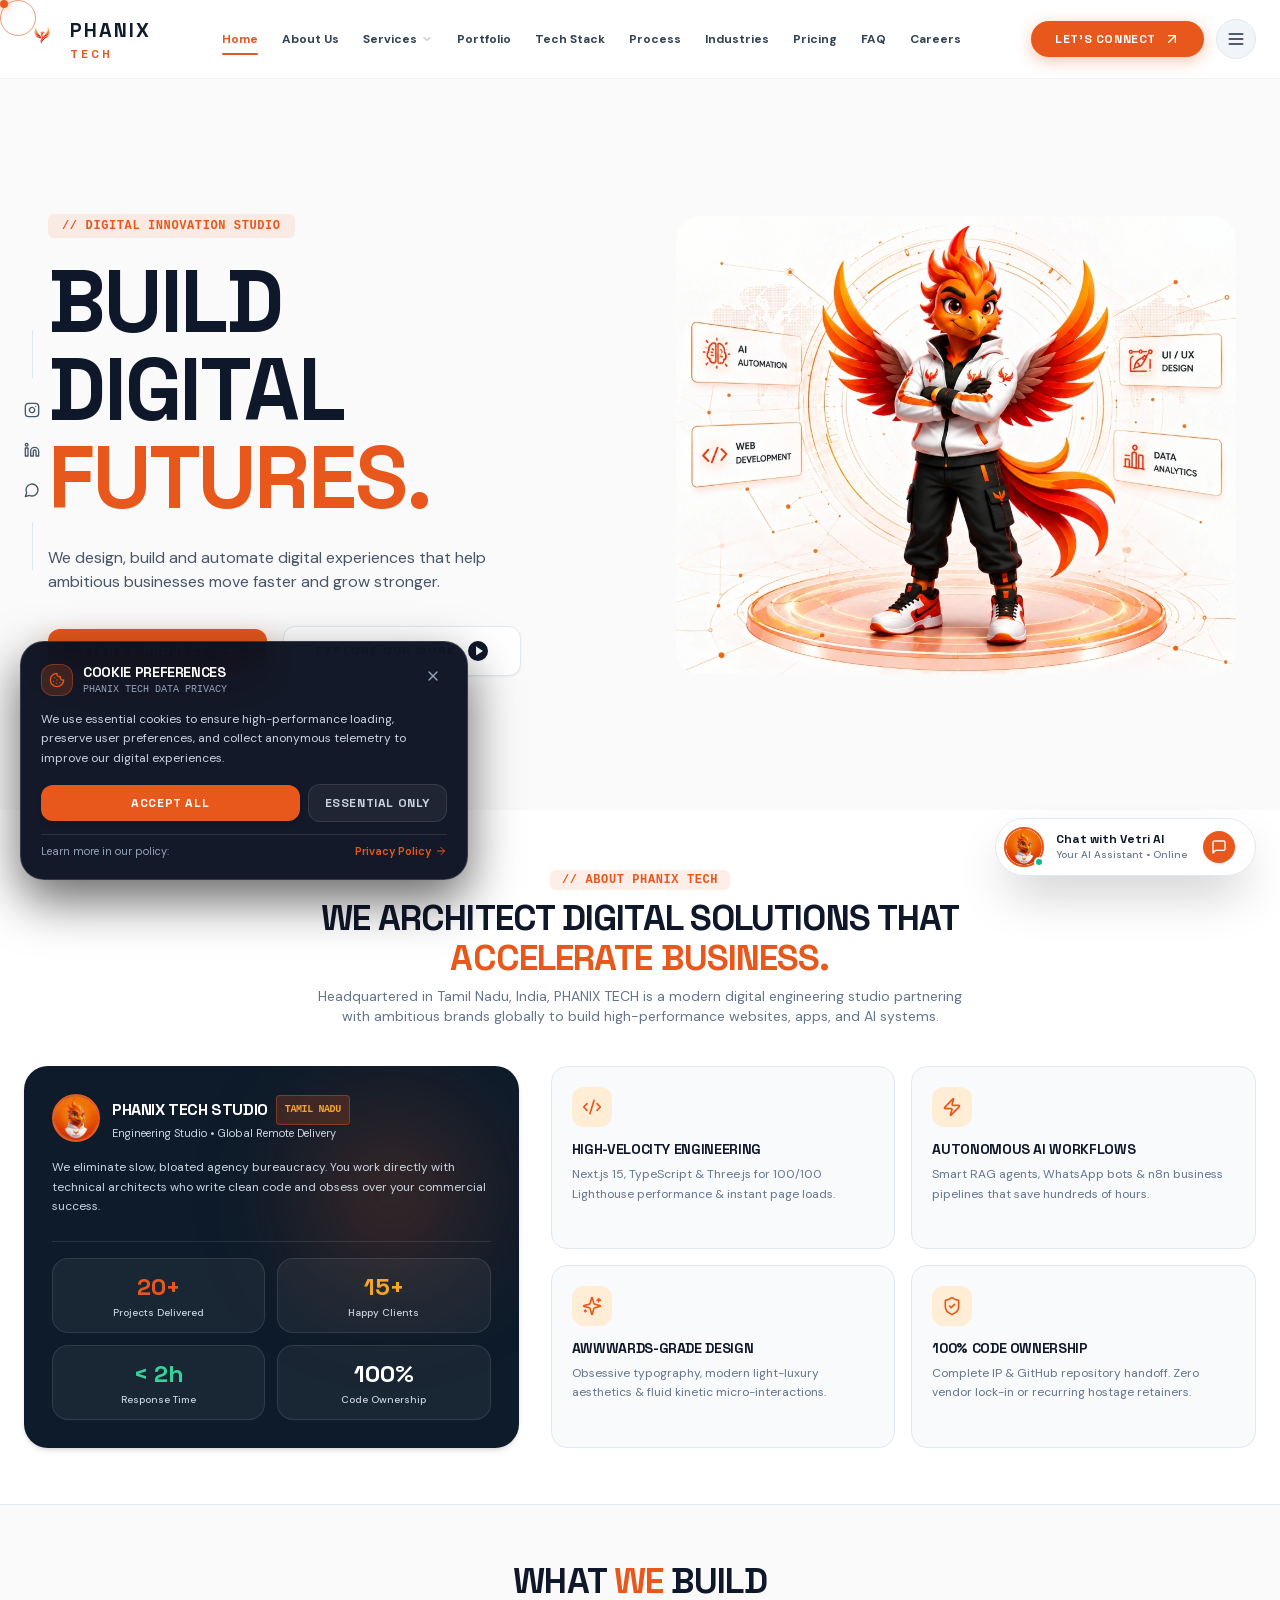
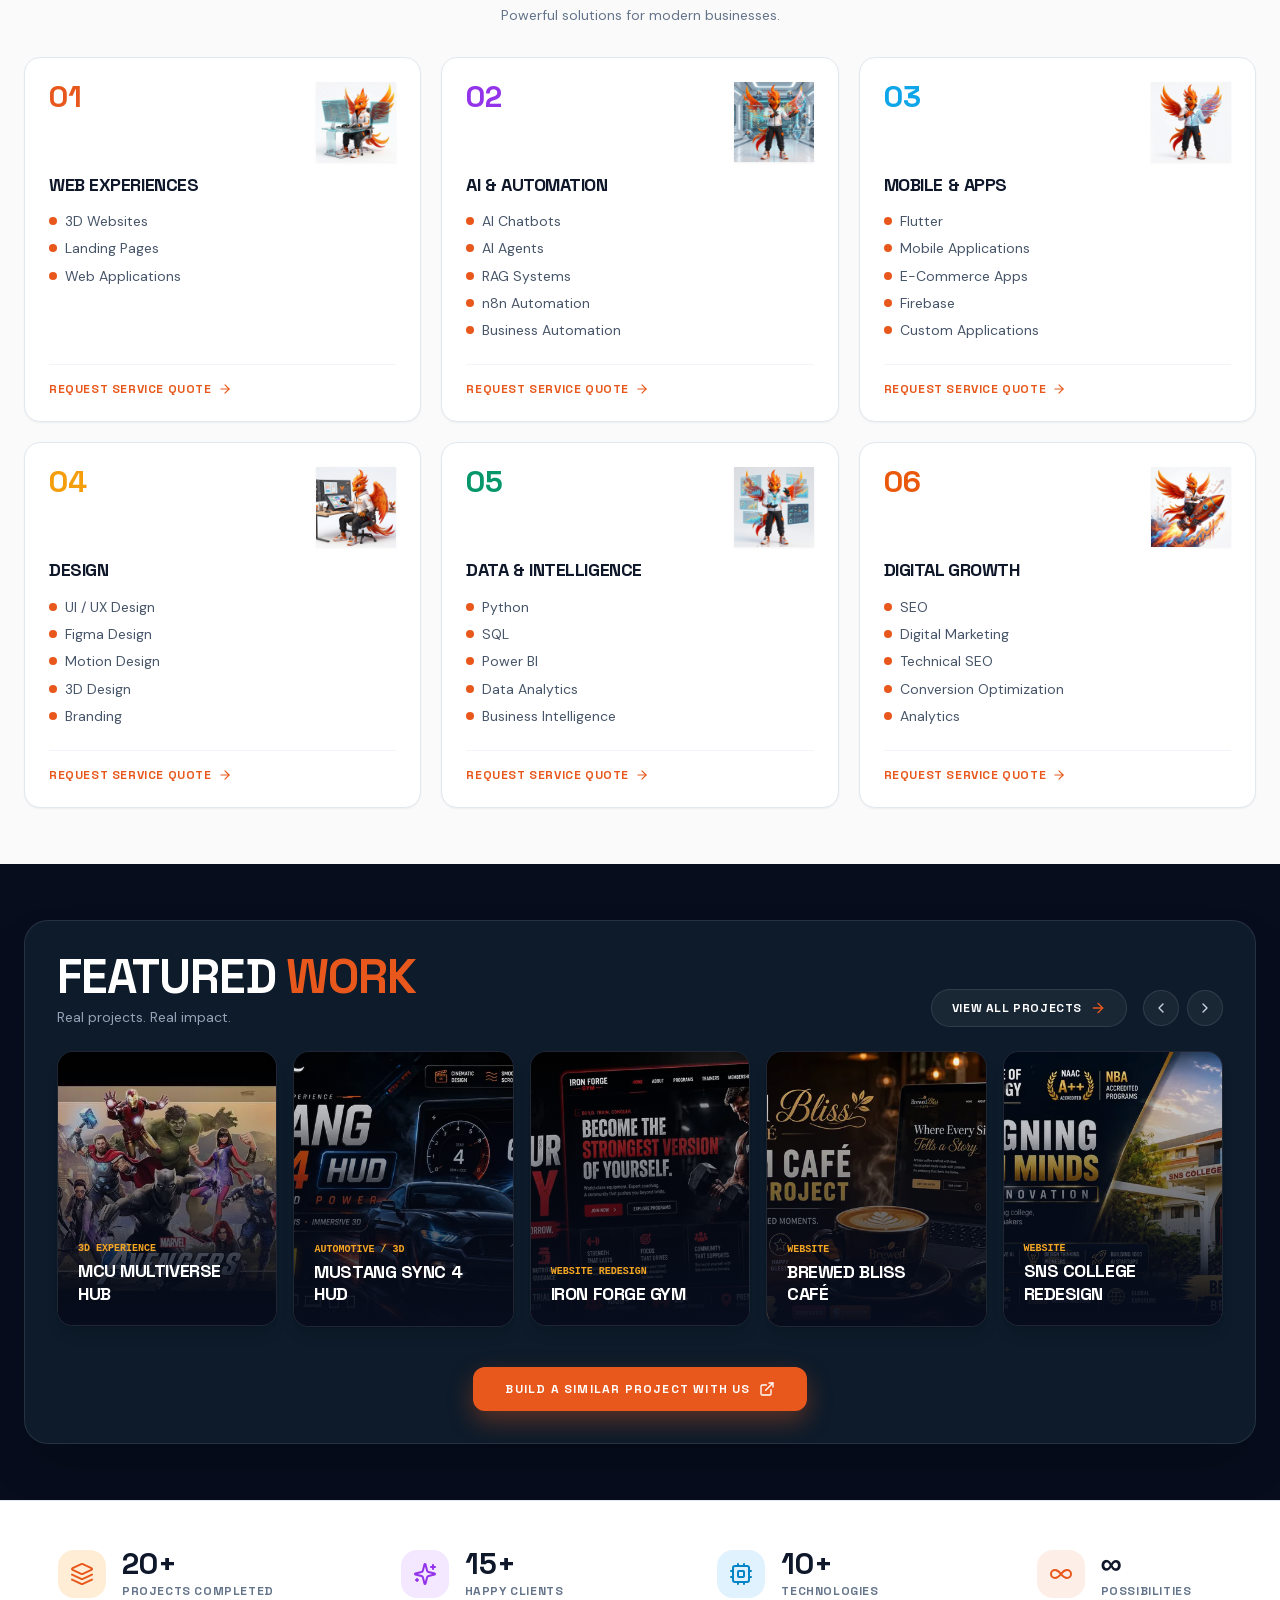
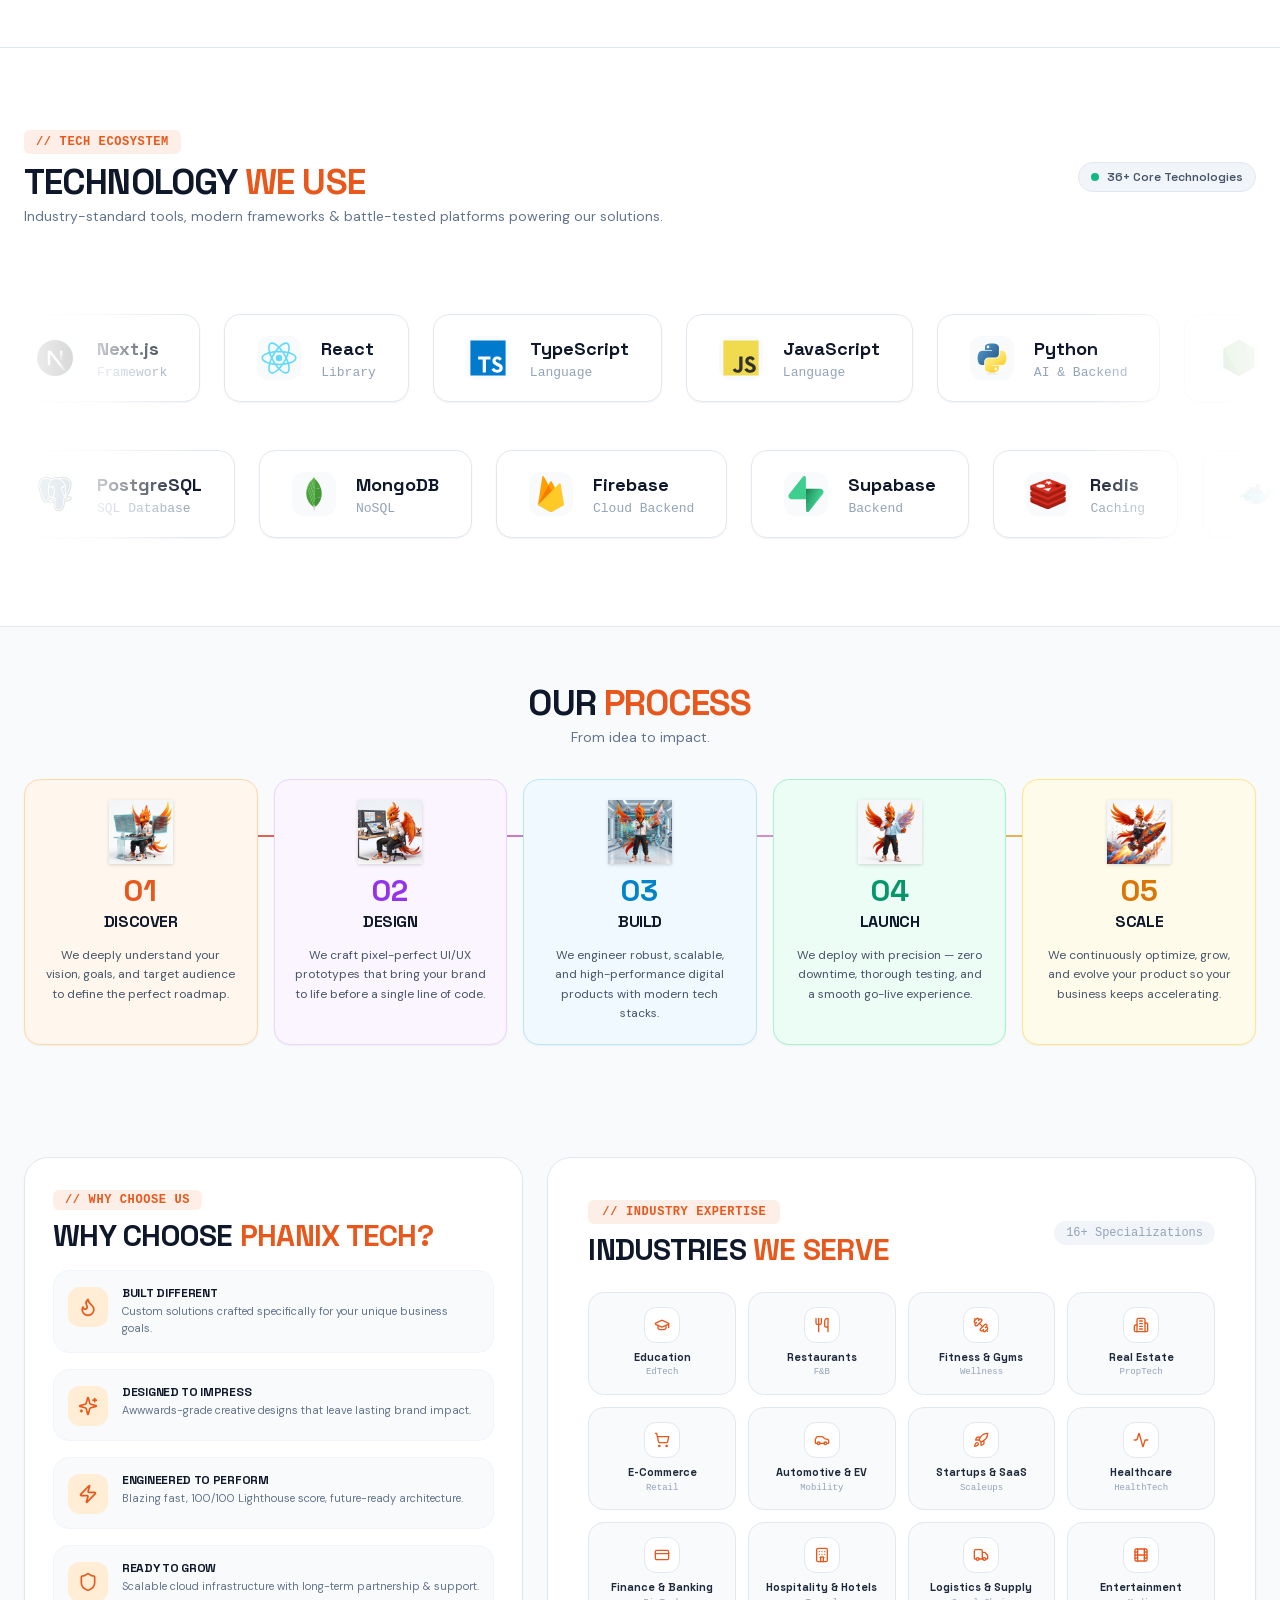
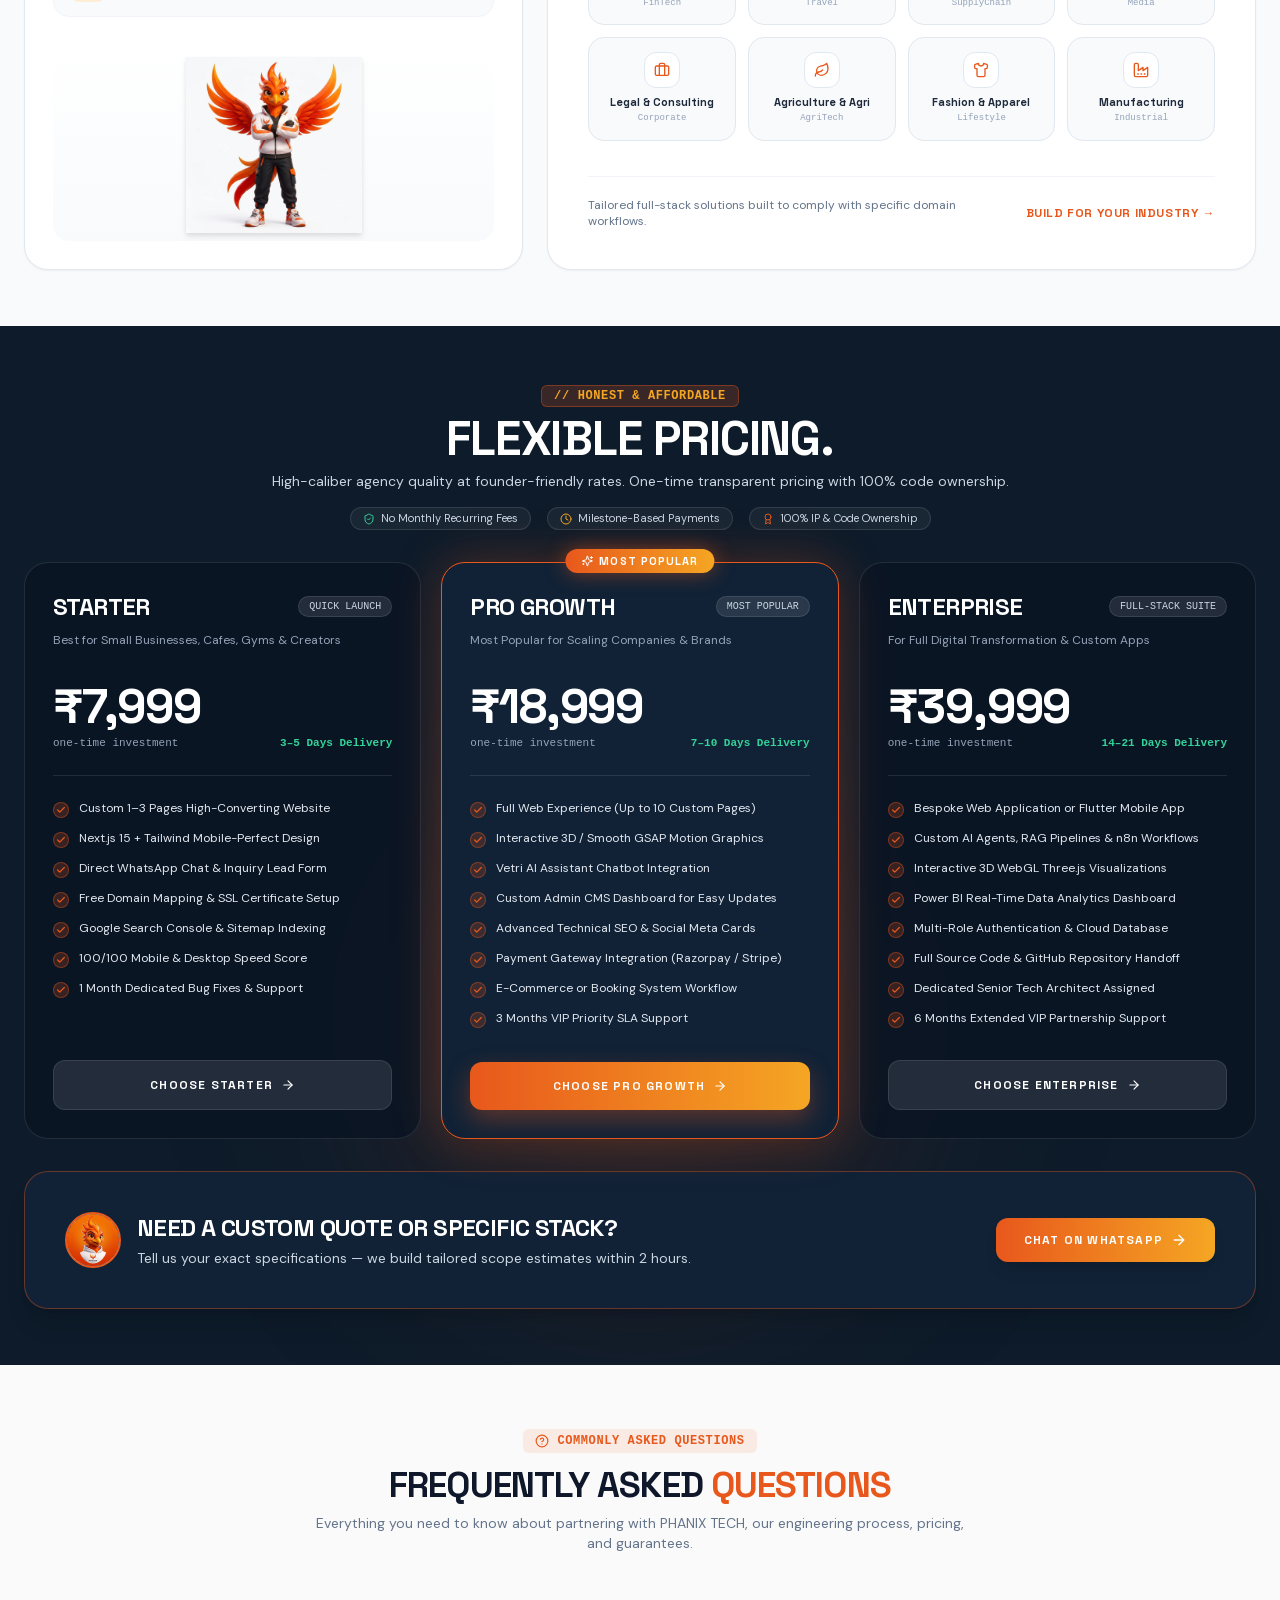
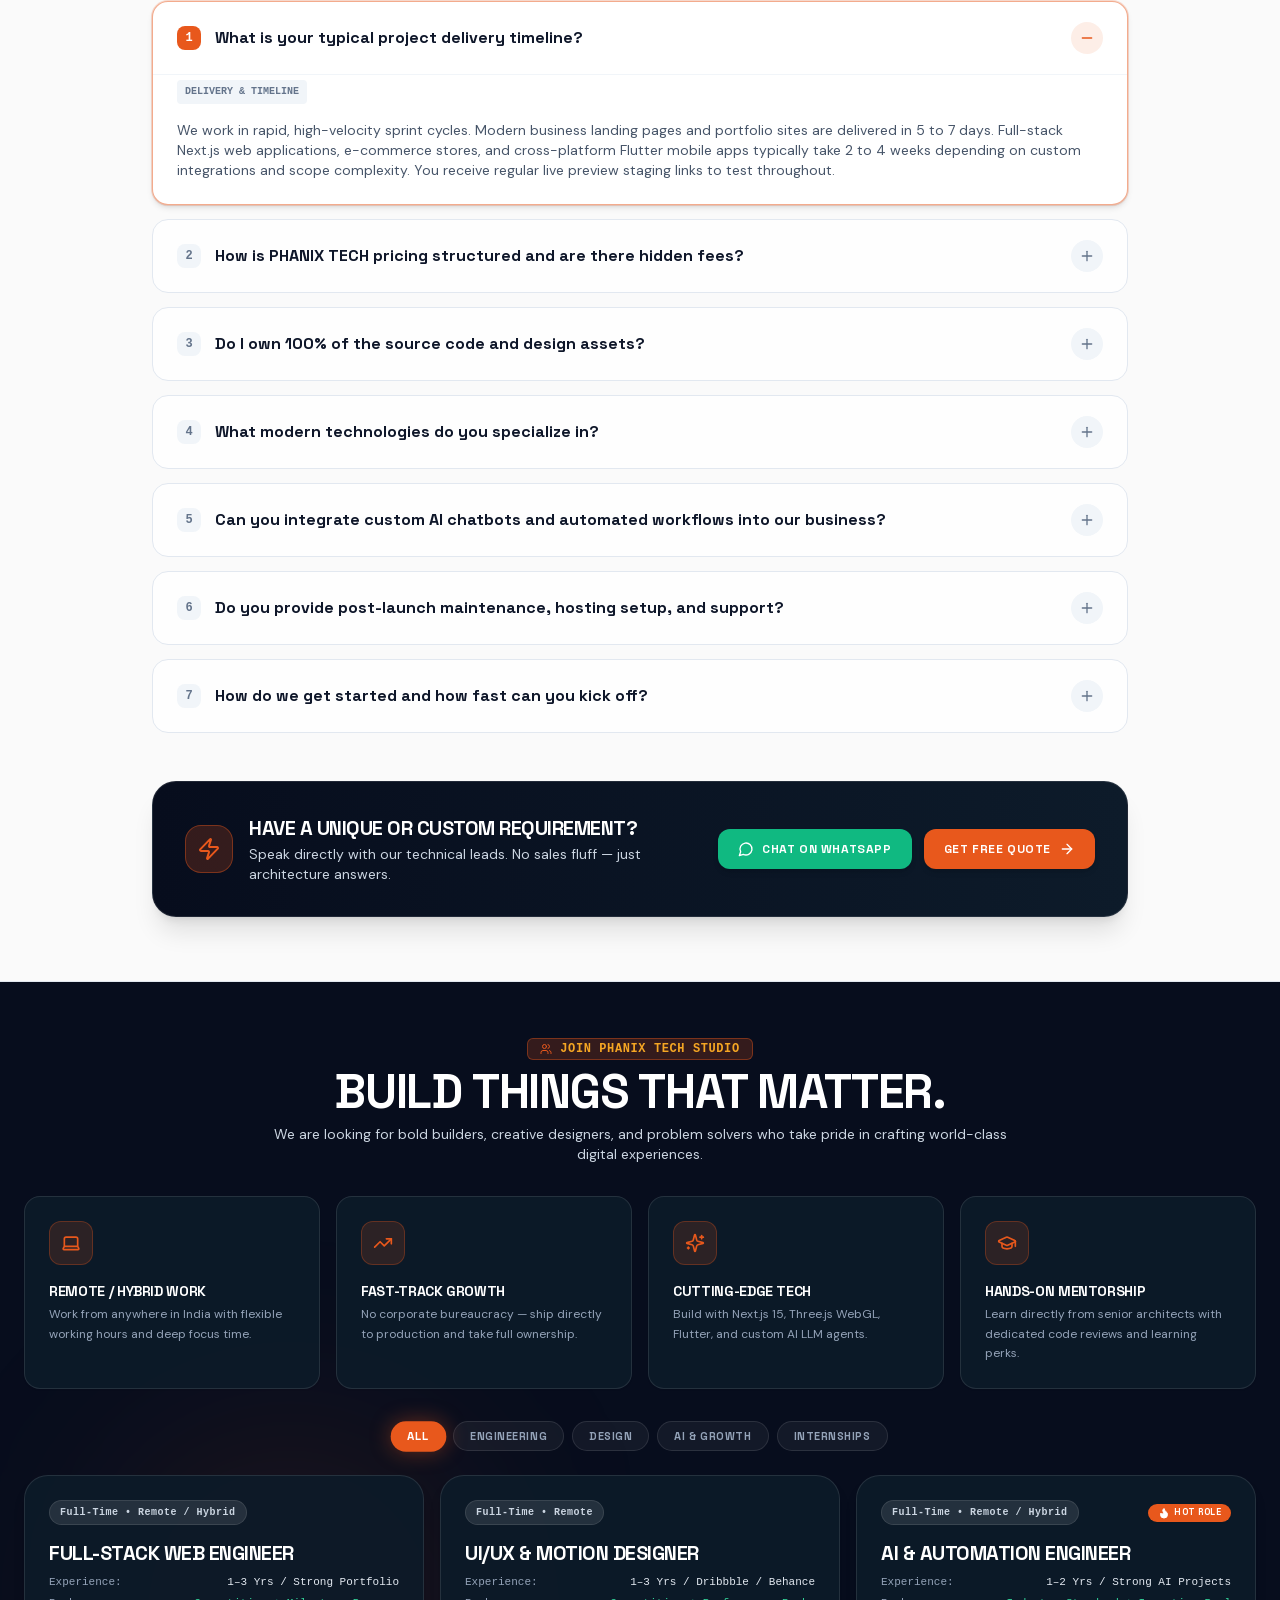
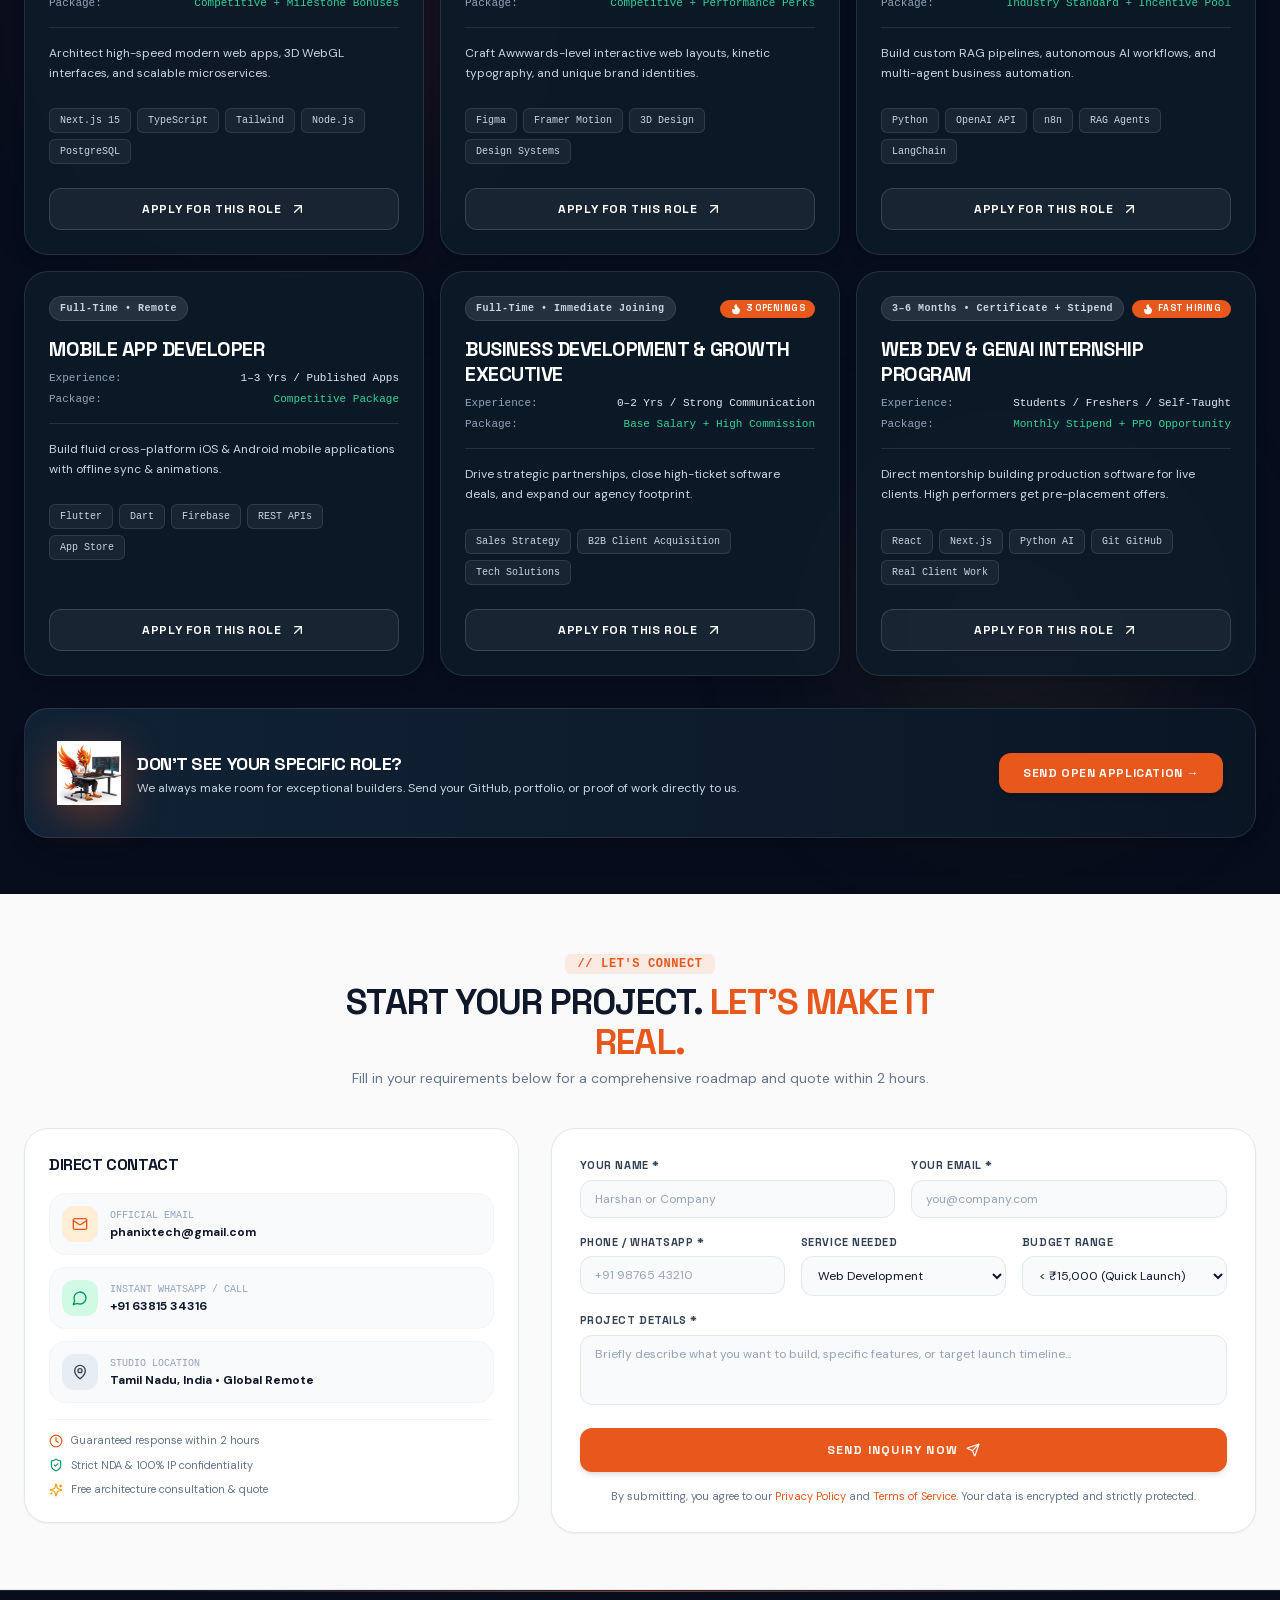
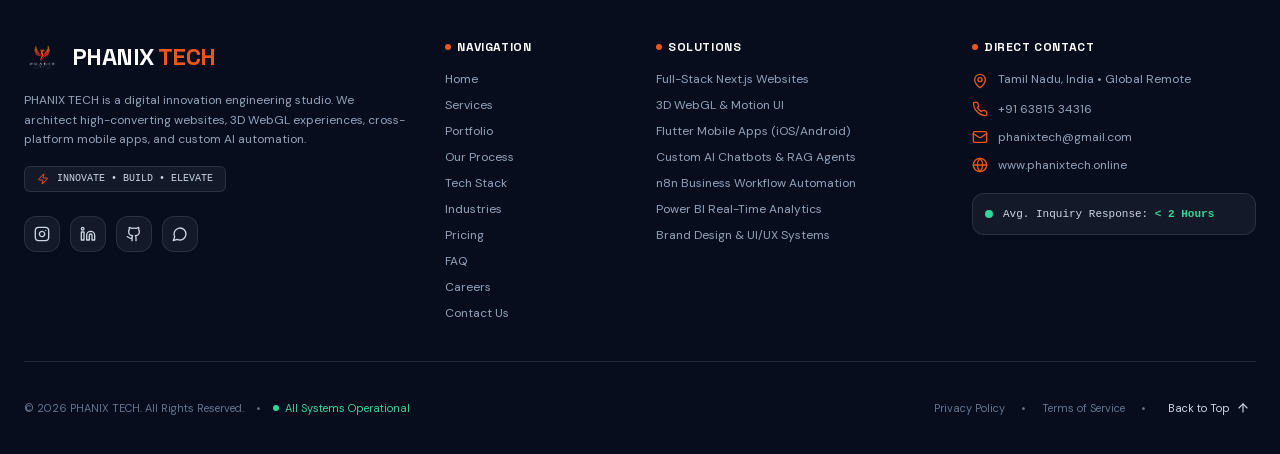
<file: index.html>
<!DOCTYPE html><!--hYs2YpNi0N39LEejQUKEx--><html lang="en" class="__variable_49a339 __variable_0eeb07 scroll-smooth"><head><meta charSet="utf-8"/><meta name="viewport" content="width=device-width, initial-scale=1"/><link rel="preload" as="image" href="/logo.png"/><link rel="preload" as="image" href="/vetri_hero_composite.webp"/><link rel="preload" as="image" href="/vetri_avatar.webp"/><link rel="stylesheet" href="/_next/static/css/e471ff28d6683362.css" data-precedence="next"/><link rel="preload" as="script" fetchPriority="low" href="/_next/static/chunks/webpack-b0b1627f0316878c.js"/><script src="/_next/static/chunks/4bd1b696-c023c6e3521b1417.js" async=""></script><script src="/_next/static/chunks/255-a70cfdedd3f61710.js" async=""></script><script src="/_next/static/chunks/main-app-d34550a352e0b92a.js" async=""></script><script src="/_next/static/chunks/619-ba102abea3e3d0e4.js" async=""></script><script src="/_next/static/chunks/15-647eaaa3224d9a34.js" async=""></script><script src="/_next/static/chunks/app/layout-1608ba14044d72e1.js" async=""></script><script src="/_next/static/chunks/app/not-found-29b7a073c2f90ccd.js" async=""></script><script src="/_next/static/chunks/173-c2d0ea1542658504.js" async=""></script><script src="/_next/static/chunks/app/page-dde40f452c42f4c7.js" async=""></script><link rel="preload" href="https://www.googletagmanager.com/gtag/js?id=G-PHANIXTECH1" as="script"/><link rel="icon" type="image/png" href="/logo.png"/><title>PHANIX TECH — Web Development, AI Automation &amp; Digital Experiences</title><meta name="description" content="PHANIX TECH builds premium websites, applications, AI automation systems, digital experiences and technology solutions for ambitious businesses."/><meta name="author" content="PHANIX TECH"/><meta name="keywords" content="PHANIX TECH,phanixtech,web development company tamil nadu,ai automation agency,full stack developer portfolio,3d webgl website,react next.js studio"/><link rel="canonical" href="https://phanixtech.online"/><meta property="og:title" content="PHANIX TECH — Web Development, AI Automation &amp; Digital Experiences"/><meta property="og:description" content="Tamil Nadu&#x27;s premier digital studio for high-performance websites, 3D interactive web apps, AI chatbots &amp; mobile applications."/><meta property="og:url" content="https://phanixtech.online"/><meta property="og:site_name" content="PHANIX TECH"/><meta property="og:locale" content="en_US"/><meta property="og:image" content="https://phanixtech.online/logo.png"/><meta property="og:image:width" content="512"/><meta property="og:image:height" content="512"/><meta property="og:image:alt" content="PHANIX TECH Logo"/><meta property="og:type" content="website"/><meta name="twitter:card" content="summary_large_image"/><meta name="twitter:title" content="PHANIX TECH — Web Development, AI Automation &amp; Digital Experiences"/><meta name="twitter:description" content="High-performance websites, 3D interactive applications, AI automation &amp; mobile apps by PHANIX TECH."/><meta name="twitter:image" content="https://phanixtech.online/logo.png"/><script type="application/ld+json">{"@context":"https://schema.org","@graph":[{"@type":"Organization","@id":"https://phanixtech.online/#organization","name":"PHANIX TECH","alternateName":["phanixtech","Phanix Tech Studio"],"url":"https://phanixtech.online/","logo":"https://phanixtech.online/logo.png","telephone":"+916381534316","email":"phanixtech@gmail.com","address":{"@type":"PostalAddress","addressRegion":"Tamil Nadu","addressCountry":"IN"}},{"@type":"WebSite","@id":"https://phanixtech.online/#website","url":"https://phanixtech.online/","name":"PHANIX TECH"}]}</script><script src="/_next/static/chunks/polyfills-42372ed130431b0a.js" noModule=""></script></head><body class="bg-[#070D1D] text-slate-100 antialiased selection:bg-[#E8581C] selection:text-white font-body"><div hidden=""><!--$--><!--/$--></div><div class="fixed inset-0 pointer-events-none z-[99990] overflow-hidden" aria-hidden="true"></div><main class="min-h-screen bg-[#FAFAFA] text-slate-900 relative selection:bg-[#E8581C] selection:text-white"><div class="fixed inset-0 z-[10000] bg-[#070D1D] flex flex-col items-center justify-center overflow-hidden" style="opacity:1"><div class="absolute inset-0 bg-[radial-gradient(circle_at_center,rgba(232,88,28,0.25)_0%,transparent_65%)] animate-pulse-slow pointer-events-none"></div><div class="relative z-10 flex flex-col items-center text-center px-6"><div class="relative w-24 h-24 mb-6" style="opacity:0;transform:scale(0.6)"><div class="absolute inset-0 rounded-full bg-[#E8581C]/20 blur-xl animate-pulse"></div><img src="/logo.png" alt="PHANIX TECH" class="w-full h-full object-contain relative z-10 drop-shadow-[0_0_20px_rgba(232,88,28,0.8)]"/></div><h1 class="font-heading text-4xl sm:text-5xl font-extrabold tracking-tight text-white mb-2" style="opacity:0;transform:translateY(20px)">PHANIX <span class="text-[#E8581C]">TECH</span></h1><div class="flex items-center gap-3 text-xs sm:text-sm font-semibold tracking-[0.25em] text-[#F5A623] uppercase" style="opacity:0;transform:translateY(20px)"><span>INNOVATE.</span><span class="w-1.5 h-1.5 rounded-full bg-[#E8581C]"></span><span>BUILD.</span><span class="w-1.5 h-1.5 rounded-full bg-[#E8581C]"></span><span>ELEVATE.</span></div><div class="h-1 bg-gradient-to-r from-[#E8581C] via-[#F5A623] to-[#E8581C] rounded-full mt-8 shadow-[0_0_12px_#E8581C]" style="width:0px"></div></div></div><header class="fixed top-0 left-0 right-0 z-50 transition-all duration-300 bg-white/90 backdrop-blur-sm py-4 border-b border-slate-100"><div class="max-w-7xl mx-auto px-6 flex items-center justify-between"><a href="#" class="flex items-center gap-2.5 group"><img src="/logo.png" alt="PHANIX TECH Logo" class="w-9 h-9 object-contain"/><div class="flex flex-col leading-none"><span class="font-heading font-black text-xl tracking-widest text-[#0D1B2A]">PHANIX</span><span class="font-heading font-extrabold text-xs tracking-[0.25em] text-[#E8581C] mt-0.5">TECH</span></div></a><nav class="hidden lg:flex items-center gap-6"><a href="#hero" class="relative font-body text-xs font-bold transition-colors py-1 flex items-center gap-1 text-[#E8581C]"><span>Home</span><div class="absolute -bottom-1 left-0 right-0 h-0.5 bg-[#E8581C] rounded-full"></div></a><a href="#about" class="relative font-body text-xs font-bold transition-colors py-1 flex items-center gap-1 text-slate-700 hover:text-[#E8581C]"><span>About Us</span></a><a href="#services" class="relative font-body text-xs font-bold transition-colors py-1 flex items-center gap-1 text-slate-700 hover:text-[#E8581C]"><span>Services</span><svg xmlns="http://www.w3.org/2000/svg" width="24" height="24" viewBox="0 0 24 24" fill="none" stroke="currentColor" stroke-width="2" stroke-linecap="round" stroke-linejoin="round" class="lucide lucide-chevron-down w-3 h-3 text-slate-400"><path d="m6 9 6 6 6-6"></path></svg></a><a href="#portfolio" class="relative font-body text-xs font-bold transition-colors py-1 flex items-center gap-1 text-slate-700 hover:text-[#E8581C]"><span>Portfolio</span></a><a href="#tech-stack" class="relative font-body text-xs font-bold transition-colors py-1 flex items-center gap-1 text-slate-700 hover:text-[#E8581C]"><span>Tech Stack</span></a><a href="#process" class="relative font-body text-xs font-bold transition-colors py-1 flex items-center gap-1 text-slate-700 hover:text-[#E8581C]"><span>Process</span></a><a href="#industries" class="relative font-body text-xs font-bold transition-colors py-1 flex items-center gap-1 text-slate-700 hover:text-[#E8581C]"><span>Industries</span></a><a href="#pricing" class="relative font-body text-xs font-bold transition-colors py-1 flex items-center gap-1 text-slate-700 hover:text-[#E8581C]"><span>Pricing</span></a><a href="#faq" class="relative font-body text-xs font-bold transition-colors py-1 flex items-center gap-1 text-slate-700 hover:text-[#E8581C]"><span>FAQ</span></a><a href="#careers" class="relative font-body text-xs font-bold transition-colors py-1 flex items-center gap-1 text-slate-700 hover:text-[#E8581C]"><span>Careers</span></a></nav><div class="flex items-center gap-3"><a href="#contact" class="hidden sm:inline-flex items-center gap-2 px-6 py-2.5 rounded-full bg-[#E8581C] hover:bg-[#FF6B2B] text-white font-heading font-bold text-xs uppercase tracking-wider shadow-[0_4px_15px_rgba(232,88,28,0.35)] hover:scale-105 transition-all"><span>Let&#x27;s Connect</span><svg xmlns="http://www.w3.org/2000/svg" width="24" height="24" viewBox="0 0 24 24" fill="none" stroke="currentColor" stroke-width="2" stroke-linecap="round" stroke-linejoin="round" class="lucide lucide-arrow-up-right w-4 h-4"><path d="M7 7h10v10"></path><path d="M7 17 17 7"></path></svg></a><button class="w-10 h-10 rounded-full bg-slate-100 hover:bg-slate-200 text-slate-800 flex items-center justify-center border border-slate-200 transition-colors" aria-label="Toggle Menu"><svg xmlns="http://www.w3.org/2000/svg" width="24" height="24" viewBox="0 0 24 24" fill="none" stroke="currentColor" stroke-width="2" stroke-linecap="round" stroke-linejoin="round" class="lucide lucide-menu w-5 h-5"><line x1="4" x2="20" y1="12" y2="12"></line><line x1="4" x2="20" y1="6" y2="6"></line><line x1="4" x2="20" y1="18" y2="18"></line></svg></button></div></div></header><section id="hero" class="relative min-h-[90vh] pt-32 pb-12 flex flex-col justify-center overflow-hidden bg-[#FAFAFA] text-slate-900"><div class="hidden xl:flex fixed left-6 top-1/2 -translate-y-1/2 z-40 flex-col items-center gap-6 text-slate-600"><div class="w-[1px] h-12 bg-slate-200"></div><a href="https://instagram.com/phanix_tech" target="_blank" rel="noopener noreferrer" class="hover:text-[#E8581C] hover:scale-110 transition-all" aria-label="Instagram"><svg xmlns="http://www.w3.org/2000/svg" width="24" height="24" viewBox="0 0 24 24" fill="none" stroke="currentColor" stroke-width="2" stroke-linecap="round" stroke-linejoin="round" class="lucide lucide-instagram w-4 h-4"><rect width="20" height="20" x="2" y="2" rx="5" ry="5"></rect><path d="M16 11.37A4 4 0 1 1 12.63 8 4 4 0 0 1 16 11.37z"></path><line x1="17.5" x2="17.51" y1="6.5" y2="6.5"></line></svg></a><a href="http://www.linkedin.com/in/phanix-tech" target="_blank" rel="noopener noreferrer" class="hover:text-[#E8581C] hover:scale-110 transition-all" aria-label="LinkedIn"><svg xmlns="http://www.w3.org/2000/svg" width="24" height="24" viewBox="0 0 24 24" fill="none" stroke="currentColor" stroke-width="2" stroke-linecap="round" stroke-linejoin="round" class="lucide lucide-linkedin w-4 h-4"><path d="M16 8a6 6 0 0 1 6 6v7h-4v-7a2 2 0 0 0-2-2 2 2 0 0 0-2 2v7h-4v-7a6 6 0 0 1 6-6z"></path><rect width="4" height="12" x="2" y="9"></rect><circle cx="4" cy="4" r="2"></circle></svg></a><a href="https://wa.me/916381534316" target="_blank" rel="noopener noreferrer" class="hover:text-emerald-500 hover:scale-110 transition-all" aria-label="WhatsApp"><svg xmlns="http://www.w3.org/2000/svg" width="24" height="24" viewBox="0 0 24 24" fill="none" stroke="currentColor" stroke-width="2" stroke-linecap="round" stroke-linejoin="round" class="lucide lucide-message-circle w-4 h-4"><path d="M7.9 20A9 9 0 1 0 4 16.1L2 22Z"></path></svg></a><div class="w-[1px] h-12 bg-slate-200"></div></div><div class="max-w-7xl mx-auto px-6 relative z-10 w-full grid grid-cols-1 lg:grid-cols-12 gap-8 items-center my-auto"><div class="lg:col-span-6 flex flex-col items-start text-left xl:pl-6"><div class="inline-flex items-center gap-2 px-3.5 py-1 rounded-md bg-[#E8581C]/10 text-[#E8581C] font-mono text-xs font-bold tracking-wider uppercase mb-5"><span class="text-[#E8581C] font-black">//</span><span>DIGITAL INNOVATION STUDIO</span></div><h1 class="font-heading text-6xl sm:text-7xl lg:text-[5.5rem] font-black tracking-tight leading-[0.94] text-[#0F172A] mb-6 uppercase">BUILD <br/>DIGITAL <br/><span class="text-[#E8581C]">FUTURES.</span></h1><p class="text-slate-600 text-sm sm:text-base max-w-lg mb-8 leading-relaxed font-body">We design, build and automate digital experiences that help ambitious businesses move faster and grow stronger.</p><div class="flex flex-wrap items-center gap-4 w-full sm:w-auto"><a href="#contact" class="w-full sm:w-auto px-8 py-3.5 rounded-xl bg-[#E8581C] hover:bg-[#FF6B2B] text-white font-heading font-bold text-xs uppercase tracking-widest shadow-[0_10px_25px_rgba(232,88,28,0.35)] hover:scale-105 transition-all flex items-center justify-center gap-3"><span>Start a Project</span><svg xmlns="http://www.w3.org/2000/svg" width="24" height="24" viewBox="0 0 24 24" fill="none" stroke="currentColor" stroke-width="2" stroke-linecap="round" stroke-linejoin="round" class="lucide lucide-arrow-right w-4 h-4"><path d="M5 12h14"></path><path d="m12 5 7 7-7 7"></path></svg></a><a href="#portfolio" class="w-full sm:w-auto px-8 py-3.5 rounded-xl bg-white border border-slate-200 text-slate-800 font-heading font-bold text-xs uppercase tracking-widest hover:border-[#E8581C] hover:bg-slate-50 transition-all flex items-center justify-center gap-3 shadow-sm"><span>Explore Our Work</span><div class="w-5 h-5 rounded-full bg-slate-900 flex items-center justify-center text-white"><svg xmlns="http://www.w3.org/2000/svg" width="24" height="24" viewBox="0 0 24 24" fill="none" stroke="currentColor" stroke-width="2" stroke-linecap="round" stroke-linejoin="round" class="lucide lucide-play w-2.5 h-2.5 fill-white ml-0.5"><polygon points="6 3 20 12 6 21 6 3"></polygon></svg></div></a></div></div><div class="lg:col-span-6 relative flex items-center justify-center py-2"><div class="relative z-10 w-full max-w-[560px] transition-transform duration-200 ease-out" style="opacity:0;transform:scale(0.92)"><img src="/vetri_hero_composite.webp" alt="Vetri Hero Stage &amp; Capabilities" class="w-full h-auto object-contain rounded-3xl"/></div></div></div></section><section id="about" class="py-14 bg-white border-b border-slate-200 relative overflow-hidden"><div class="max-w-7xl mx-auto px-6"><div class="text-center max-w-2xl mx-auto mb-10"><div class="inline-flex items-center gap-2 px-3 py-0.5 rounded-md bg-[#E8581C]/10 text-[#E8581C] font-mono text-xs font-bold tracking-wider uppercase mb-2"><span class="font-black">//</span><span>ABOUT PHANIX TECH</span></div><h2 class="font-heading text-3xl sm:text-4xl font-black uppercase tracking-tight text-[#0F172A]">WE ARCHITECT DIGITAL SOLUTIONS THAT <span class="text-[#E8581C]">ACCELERATE BUSINESS.</span></h2><p class="text-slate-500 text-xs sm:text-sm font-body mt-2 leading-relaxed">Headquartered in Tamil Nadu, India, PHANIX TECH is a modern digital engineering studio partnering with ambitious brands globally to build high-performance websites, apps, and AI systems.</p></div><div class="grid grid-cols-1 lg:grid-cols-12 gap-8 items-stretch"><div class="lg:col-span-5 rounded-3xl bg-[#0D1B2A] p-7 text-white flex flex-col justify-between relative overflow-hidden shadow-md"><div class="absolute top-0 right-0 w-64 h-64 bg-[radial-gradient(circle,rgba(232,88,28,0.3)_0%,transparent_70%)] blur-[50px] pointer-events-none"></div><div class="relative z-10"><div class="flex items-center gap-3 mb-4"><img src="/vetri_avatar.webp" alt="Vetri AI Mascot - Lead Architect at PHANIX TECH Studio" class="w-12 h-12 rounded-full border-2 border-[#E8581C] object-cover" loading="lazy" decoding="async"/><div><div class="font-heading text-base font-bold text-white uppercase tracking-tight flex items-center gap-2"><span>PHANIX TECH STUDIO</span><span class="text-[10px] font-mono px-2 py-0.5 rounded bg-[#E8581C]/20 border border-[#E8581C]/40 text-[#F5A623]">TAMIL NADU</span></div><div class="text-[11px] text-slate-300">Engineering Studio • Global Remote Delivery</div></div></div><p class="text-xs text-slate-300 font-body leading-relaxed mb-6">We eliminate slow, bloated agency bureaucracy. You work directly with technical architects who write clean code and obsess over your commercial success.</p></div><div class="grid grid-cols-2 gap-3 relative z-10 pt-4 border-t border-white/10"><div class="p-3 rounded-2xl bg-white/5 border border-white/10 text-center"><div class="font-heading text-2xl font-black text-[#E8581C]">20+</div><div class="text-[10px] text-slate-300 font-medium mt-0.5">Projects Delivered</div></div><div class="p-3 rounded-2xl bg-white/5 border border-white/10 text-center"><div class="font-heading text-2xl font-black text-[#F5A623]">15+</div><div class="text-[10px] text-slate-300 font-medium mt-0.5">Happy Clients</div></div><div class="p-3 rounded-2xl bg-white/5 border border-white/10 text-center"><div class="font-heading text-2xl font-black text-emerald-400">&lt; 2h</div><div class="text-[10px] text-slate-300 font-medium mt-0.5">Response Time</div></div><div class="p-3 rounded-2xl bg-white/5 border border-white/10 text-center"><div class="font-heading text-2xl font-black text-white">100%</div><div class="text-[10px] text-slate-300 font-medium mt-0.5">Code Ownership</div></div></div></div><div class="lg:col-span-7 grid grid-cols-1 sm:grid-cols-2 gap-4"><div class="p-5 rounded-2xl bg-slate-50 border border-slate-200 hover:border-[#E8581C] hover:bg-white hover:shadow-md transition-all duration-200 flex flex-col justify-between group"><div><div class="w-10 h-10 rounded-xl bg-orange-100 flex items-center justify-center text-[#E8581C] mb-3 group-hover:scale-110 group-hover:bg-[#E8581C] group-hover:text-white transition-all shadow-xs"><svg xmlns="http://www.w3.org/2000/svg" width="24" height="24" viewBox="0 0 24 24" fill="none" stroke="currentColor" stroke-width="2" stroke-linecap="round" stroke-linejoin="round" class="lucide lucide-code-xml w-5 h-5"><path d="m18 16 4-4-4-4"></path><path d="m6 8-4 4 4 4"></path><path d="m14.5 4-5 16"></path></svg></div><h3 class="font-heading text-sm font-bold text-[#0F172A] uppercase tracking-tight mb-1.5 group-hover:text-[#E8581C] transition-colors">High-Velocity Engineering</h3><p class="text-xs text-slate-500 font-body leading-relaxed">Next.js 15, TypeScript &amp; Three.js for 100/100 Lighthouse performance &amp; instant page loads.</p></div></div><div class="p-5 rounded-2xl bg-slate-50 border border-slate-200 hover:border-[#E8581C] hover:bg-white hover:shadow-md transition-all duration-200 flex flex-col justify-between group"><div><div class="w-10 h-10 rounded-xl bg-orange-100 flex items-center justify-center text-[#E8581C] mb-3 group-hover:scale-110 group-hover:bg-[#E8581C] group-hover:text-white transition-all shadow-xs"><svg xmlns="http://www.w3.org/2000/svg" width="24" height="24" viewBox="0 0 24 24" fill="none" stroke="currentColor" stroke-width="2" stroke-linecap="round" stroke-linejoin="round" class="lucide lucide-zap w-5 h-5"><path d="M4 14a1 1 0 0 1-.78-1.63l9.9-10.2a.5.5 0 0 1 .86.46l-1.92 6.02A1 1 0 0 0 13 10h7a1 1 0 0 1 .78 1.63l-9.9 10.2a.5.5 0 0 1-.86-.46l1.92-6.02A1 1 0 0 0 11 14z"></path></svg></div><h3 class="font-heading text-sm font-bold text-[#0F172A] uppercase tracking-tight mb-1.5 group-hover:text-[#E8581C] transition-colors">Autonomous AI Workflows</h3><p class="text-xs text-slate-500 font-body leading-relaxed">Smart RAG agents, WhatsApp bots &amp; n8n business pipelines that save hundreds of hours.</p></div></div><div class="p-5 rounded-2xl bg-slate-50 border border-slate-200 hover:border-[#E8581C] hover:bg-white hover:shadow-md transition-all duration-200 flex flex-col justify-between group"><div><div class="w-10 h-10 rounded-xl bg-orange-100 flex items-center justify-center text-[#E8581C] mb-3 group-hover:scale-110 group-hover:bg-[#E8581C] group-hover:text-white transition-all shadow-xs"><svg xmlns="http://www.w3.org/2000/svg" width="24" height="24" viewBox="0 0 24 24" fill="none" stroke="currentColor" stroke-width="2" stroke-linecap="round" stroke-linejoin="round" class="lucide lucide-sparkles w-5 h-5"><path d="M9.937 15.5A2 2 0 0 0 8.5 14.063l-6.135-1.582a.5.5 0 0 1 0-.962L8.5 9.936A2 2 0 0 0 9.937 8.5l1.582-6.135a.5.5 0 0 1 .963 0L14.063 8.5A2 2 0 0 0 15.5 9.937l6.135 1.581a.5.5 0 0 1 0 .964L15.5 14.063a2 2 0 0 0-1.437 1.437l-1.582 6.135a.5.5 0 0 1-.963 0z"></path><path d="M20 3v4"></path><path d="M22 5h-4"></path><path d="M4 17v2"></path><path d="M5 18H3"></path></svg></div><h3 class="font-heading text-sm font-bold text-[#0F172A] uppercase tracking-tight mb-1.5 group-hover:text-[#E8581C] transition-colors">Awwwards-Grade Design</h3><p class="text-xs text-slate-500 font-body leading-relaxed">Obsessive typography, modern light-luxury aesthetics &amp; fluid kinetic micro-interactions.</p></div></div><div class="p-5 rounded-2xl bg-slate-50 border border-slate-200 hover:border-[#E8581C] hover:bg-white hover:shadow-md transition-all duration-200 flex flex-col justify-between group"><div><div class="w-10 h-10 rounded-xl bg-orange-100 flex items-center justify-center text-[#E8581C] mb-3 group-hover:scale-110 group-hover:bg-[#E8581C] group-hover:text-white transition-all shadow-xs"><svg xmlns="http://www.w3.org/2000/svg" width="24" height="24" viewBox="0 0 24 24" fill="none" stroke="currentColor" stroke-width="2" stroke-linecap="round" stroke-linejoin="round" class="lucide lucide-shield-check w-5 h-5"><path d="M20 13c0 5-3.5 7.5-7.66 8.95a1 1 0 0 1-.67-.01C7.5 20.5 4 18 4 13V6a1 1 0 0 1 1-1c2 0 4.5-1.2 6.24-2.72a1.17 1.17 0 0 1 1.52 0C14.51 3.81 17 5 19 5a1 1 0 0 1 1 1z"></path><path d="m9 12 2 2 4-4"></path></svg></div><h3 class="font-heading text-sm font-bold text-[#0F172A] uppercase tracking-tight mb-1.5 group-hover:text-[#E8581C] transition-colors">100% Code Ownership</h3><p class="text-xs text-slate-500 font-body leading-relaxed">Complete IP &amp; GitHub repository handoff. Zero vendor lock-in or recurring hostage retainers.</p></div></div></div></div></div></section><section id="services" class="py-14 bg-[#FAFAFA]"><div class="max-w-7xl mx-auto px-6"><div class="text-center mb-8"><h2 class="font-heading text-3xl sm:text-4xl font-black uppercase tracking-tight text-[#0F172A]">WHAT <span class="text-[#E8581C]">WE</span> BUILD</h2><p class="text-slate-500 text-xs sm:text-sm mt-1 font-body">Powerful solutions for modern businesses.</p></div><div class="grid grid-cols-1 sm:grid-cols-2 lg:grid-cols-3 gap-5"><div class="bg-white rounded-2xl p-5 sm:p-6 border border-slate-200 shadow-sm hover:shadow-lg hover:border-[#E8581C]/40 transition-all duration-300 flex flex-col justify-between group" style="opacity:0;transform:translateY(20px)"><div class="flex items-start justify-between mb-3"><span class="font-heading text-3xl font-black leading-none text-[#E8581C]">01</span><img src="/srv_web.webp" alt="WEB EXPERIENCES engineering service - PHANIX TECH" class="w-16 h-16 sm:w-20 sm:h-20 object-contain filter drop-shadow-sm group-hover:scale-110 transition-transform duration-300" loading="lazy" decoding="async"/></div><h3 class="font-heading text-lg font-extrabold text-[#0F172A] uppercase tracking-tight mb-4 group-hover:text-[#E8581C] transition-colors leading-tight">WEB EXPERIENCES</h3><ul class="space-y-2 mb-6 flex-1"><li class="flex items-start gap-2 text-sm text-slate-600 font-body leading-snug"><span class="mt-[5px] w-2 h-2 rounded-full bg-[#E8581C] flex-shrink-0"></span><span>3D Websites</span></li><li class="flex items-start gap-2 text-sm text-slate-600 font-body leading-snug"><span class="mt-[5px] w-2 h-2 rounded-full bg-[#E8581C] flex-shrink-0"></span><span>Landing Pages</span></li><li class="flex items-start gap-2 text-sm text-slate-600 font-body leading-snug"><span class="mt-[5px] w-2 h-2 rounded-full bg-[#E8581C] flex-shrink-0"></span><span>Web Applications</span></li></ul><a href="#contact" class="inline-flex items-center gap-1.5 text-xs font-heading font-bold text-[#E8581C] uppercase tracking-wider hover:gap-2.5 transition-all pt-4 border-t border-slate-100"><span>Request Service Quote</span><svg xmlns="http://www.w3.org/2000/svg" width="24" height="24" viewBox="0 0 24 24" fill="none" stroke="currentColor" stroke-width="2" stroke-linecap="round" stroke-linejoin="round" class="lucide lucide-arrow-right w-3.5 h-3.5"><path d="M5 12h14"></path><path d="m12 5 7 7-7 7"></path></svg></a></div><div class="bg-white rounded-2xl p-5 sm:p-6 border border-slate-200 shadow-sm hover:shadow-lg hover:border-[#E8581C]/40 transition-all duration-300 flex flex-col justify-between group" style="opacity:0;transform:translateY(20px)"><div class="flex items-start justify-between mb-3"><span class="font-heading text-3xl font-black leading-none text-purple-600">02</span><img src="/srv_ai.webp" alt="AI &amp; AUTOMATION engineering service - PHANIX TECH" class="w-16 h-16 sm:w-20 sm:h-20 object-contain filter drop-shadow-sm group-hover:scale-110 transition-transform duration-300" loading="lazy" decoding="async"/></div><h3 class="font-heading text-lg font-extrabold text-[#0F172A] uppercase tracking-tight mb-4 group-hover:text-[#E8581C] transition-colors leading-tight">AI &amp; AUTOMATION</h3><ul class="space-y-2 mb-6 flex-1"><li class="flex items-start gap-2 text-sm text-slate-600 font-body leading-snug"><span class="mt-[5px] w-2 h-2 rounded-full bg-[#E8581C] flex-shrink-0"></span><span>AI Chatbots</span></li><li class="flex items-start gap-2 text-sm text-slate-600 font-body leading-snug"><span class="mt-[5px] w-2 h-2 rounded-full bg-[#E8581C] flex-shrink-0"></span><span>AI Agents</span></li><li class="flex items-start gap-2 text-sm text-slate-600 font-body leading-snug"><span class="mt-[5px] w-2 h-2 rounded-full bg-[#E8581C] flex-shrink-0"></span><span>RAG Systems</span></li><li class="flex items-start gap-2 text-sm text-slate-600 font-body leading-snug"><span class="mt-[5px] w-2 h-2 rounded-full bg-[#E8581C] flex-shrink-0"></span><span>n8n Automation</span></li><li class="flex items-start gap-2 text-sm text-slate-600 font-body leading-snug"><span class="mt-[5px] w-2 h-2 rounded-full bg-[#E8581C] flex-shrink-0"></span><span>Business Automation</span></li></ul><a href="#contact" class="inline-flex items-center gap-1.5 text-xs font-heading font-bold text-[#E8581C] uppercase tracking-wider hover:gap-2.5 transition-all pt-4 border-t border-slate-100"><span>Request Service Quote</span><svg xmlns="http://www.w3.org/2000/svg" width="24" height="24" viewBox="0 0 24 24" fill="none" stroke="currentColor" stroke-width="2" stroke-linecap="round" stroke-linejoin="round" class="lucide lucide-arrow-right w-3.5 h-3.5"><path d="M5 12h14"></path><path d="m12 5 7 7-7 7"></path></svg></a></div><div class="bg-white rounded-2xl p-5 sm:p-6 border border-slate-200 shadow-sm hover:shadow-lg hover:border-[#E8581C]/40 transition-all duration-300 flex flex-col justify-between group" style="opacity:0;transform:translateY(20px)"><div class="flex items-start justify-between mb-3"><span class="font-heading text-3xl font-black leading-none text-sky-500">03</span><img src="/srv_mobile.webp" alt="MOBILE &amp; APPS engineering service - PHANIX TECH" class="w-16 h-16 sm:w-20 sm:h-20 object-contain filter drop-shadow-sm group-hover:scale-110 transition-transform duration-300" loading="lazy" decoding="async"/></div><h3 class="font-heading text-lg font-extrabold text-[#0F172A] uppercase tracking-tight mb-4 group-hover:text-[#E8581C] transition-colors leading-tight">MOBILE &amp; APPS</h3><ul class="space-y-2 mb-6 flex-1"><li class="flex items-start gap-2 text-sm text-slate-600 font-body leading-snug"><span class="mt-[5px] w-2 h-2 rounded-full bg-[#E8581C] flex-shrink-0"></span><span>Flutter</span></li><li class="flex items-start gap-2 text-sm text-slate-600 font-body leading-snug"><span class="mt-[5px] w-2 h-2 rounded-full bg-[#E8581C] flex-shrink-0"></span><span>Mobile Applications</span></li><li class="flex items-start gap-2 text-sm text-slate-600 font-body leading-snug"><span class="mt-[5px] w-2 h-2 rounded-full bg-[#E8581C] flex-shrink-0"></span><span>E-Commerce Apps</span></li><li class="flex items-start gap-2 text-sm text-slate-600 font-body leading-snug"><span class="mt-[5px] w-2 h-2 rounded-full bg-[#E8581C] flex-shrink-0"></span><span>Firebase</span></li><li class="flex items-start gap-2 text-sm text-slate-600 font-body leading-snug"><span class="mt-[5px] w-2 h-2 rounded-full bg-[#E8581C] flex-shrink-0"></span><span>Custom Applications</span></li></ul><a href="#contact" class="inline-flex items-center gap-1.5 text-xs font-heading font-bold text-[#E8581C] uppercase tracking-wider hover:gap-2.5 transition-all pt-4 border-t border-slate-100"><span>Request Service Quote</span><svg xmlns="http://www.w3.org/2000/svg" width="24" height="24" viewBox="0 0 24 24" fill="none" stroke="currentColor" stroke-width="2" stroke-linecap="round" stroke-linejoin="round" class="lucide lucide-arrow-right w-3.5 h-3.5"><path d="M5 12h14"></path><path d="m12 5 7 7-7 7"></path></svg></a></div><div class="bg-white rounded-2xl p-5 sm:p-6 border border-slate-200 shadow-sm hover:shadow-lg hover:border-[#E8581C]/40 transition-all duration-300 flex flex-col justify-between group" style="opacity:0;transform:translateY(20px)"><div class="flex items-start justify-between mb-3"><span class="font-heading text-3xl font-black leading-none text-amber-500">04</span><img src="/srv_design.webp" alt="DESIGN engineering service - PHANIX TECH" class="w-16 h-16 sm:w-20 sm:h-20 object-contain filter drop-shadow-sm group-hover:scale-110 transition-transform duration-300" loading="lazy" decoding="async"/></div><h3 class="font-heading text-lg font-extrabold text-[#0F172A] uppercase tracking-tight mb-4 group-hover:text-[#E8581C] transition-colors leading-tight">DESIGN</h3><ul class="space-y-2 mb-6 flex-1"><li class="flex items-start gap-2 text-sm text-slate-600 font-body leading-snug"><span class="mt-[5px] w-2 h-2 rounded-full bg-[#E8581C] flex-shrink-0"></span><span>UI / UX Design</span></li><li class="flex items-start gap-2 text-sm text-slate-600 font-body leading-snug"><span class="mt-[5px] w-2 h-2 rounded-full bg-[#E8581C] flex-shrink-0"></span><span>Figma Design</span></li><li class="flex items-start gap-2 text-sm text-slate-600 font-body leading-snug"><span class="mt-[5px] w-2 h-2 rounded-full bg-[#E8581C] flex-shrink-0"></span><span>Motion Design</span></li><li class="flex items-start gap-2 text-sm text-slate-600 font-body leading-snug"><span class="mt-[5px] w-2 h-2 rounded-full bg-[#E8581C] flex-shrink-0"></span><span>3D Design</span></li><li class="flex items-start gap-2 text-sm text-slate-600 font-body leading-snug"><span class="mt-[5px] w-2 h-2 rounded-full bg-[#E8581C] flex-shrink-0"></span><span>Branding</span></li></ul><a href="#contact" class="inline-flex items-center gap-1.5 text-xs font-heading font-bold text-[#E8581C] uppercase tracking-wider hover:gap-2.5 transition-all pt-4 border-t border-slate-100"><span>Request Service Quote</span><svg xmlns="http://www.w3.org/2000/svg" width="24" height="24" viewBox="0 0 24 24" fill="none" stroke="currentColor" stroke-width="2" stroke-linecap="round" stroke-linejoin="round" class="lucide lucide-arrow-right w-3.5 h-3.5"><path d="M5 12h14"></path><path d="m12 5 7 7-7 7"></path></svg></a></div><div class="bg-white rounded-2xl p-5 sm:p-6 border border-slate-200 shadow-sm hover:shadow-lg hover:border-[#E8581C]/40 transition-all duration-300 flex flex-col justify-between group" style="opacity:0;transform:translateY(20px)"><div class="flex items-start justify-between mb-3"><span class="font-heading text-3xl font-black leading-none text-emerald-600">05</span><img src="/srv_data.webp" alt="DATA &amp; INTELLIGENCE engineering service - PHANIX TECH" class="w-16 h-16 sm:w-20 sm:h-20 object-contain filter drop-shadow-sm group-hover:scale-110 transition-transform duration-300" loading="lazy" decoding="async"/></div><h3 class="font-heading text-lg font-extrabold text-[#0F172A] uppercase tracking-tight mb-4 group-hover:text-[#E8581C] transition-colors leading-tight">DATA &amp; INTELLIGENCE</h3><ul class="space-y-2 mb-6 flex-1"><li class="flex items-start gap-2 text-sm text-slate-600 font-body leading-snug"><span class="mt-[5px] w-2 h-2 rounded-full bg-[#E8581C] flex-shrink-0"></span><span>Python</span></li><li class="flex items-start gap-2 text-sm text-slate-600 font-body leading-snug"><span class="mt-[5px] w-2 h-2 rounded-full bg-[#E8581C] flex-shrink-0"></span><span>SQL</span></li><li class="flex items-start gap-2 text-sm text-slate-600 font-body leading-snug"><span class="mt-[5px] w-2 h-2 rounded-full bg-[#E8581C] flex-shrink-0"></span><span>Power BI</span></li><li class="flex items-start gap-2 text-sm text-slate-600 font-body leading-snug"><span class="mt-[5px] w-2 h-2 rounded-full bg-[#E8581C] flex-shrink-0"></span><span>Data Analytics</span></li><li class="flex items-start gap-2 text-sm text-slate-600 font-body leading-snug"><span class="mt-[5px] w-2 h-2 rounded-full bg-[#E8581C] flex-shrink-0"></span><span>Business Intelligence</span></li></ul><a href="#contact" class="inline-flex items-center gap-1.5 text-xs font-heading font-bold text-[#E8581C] uppercase tracking-wider hover:gap-2.5 transition-all pt-4 border-t border-slate-100"><span>Request Service Quote</span><svg xmlns="http://www.w3.org/2000/svg" width="24" height="24" viewBox="0 0 24 24" fill="none" stroke="currentColor" stroke-width="2" stroke-linecap="round" stroke-linejoin="round" class="lucide lucide-arrow-right w-3.5 h-3.5"><path d="M5 12h14"></path><path d="m12 5 7 7-7 7"></path></svg></a></div><div class="bg-white rounded-2xl p-5 sm:p-6 border border-slate-200 shadow-sm hover:shadow-lg hover:border-[#E8581C]/40 transition-all duration-300 flex flex-col justify-between group" style="opacity:0;transform:translateY(20px)"><div class="flex items-start justify-between mb-3"><span class="font-heading text-3xl font-black leading-none text-orange-600">06</span><img src="/srv_growth.webp" alt="DIGITAL GROWTH engineering service - PHANIX TECH" class="w-16 h-16 sm:w-20 sm:h-20 object-contain filter drop-shadow-sm group-hover:scale-110 transition-transform duration-300" loading="lazy" decoding="async"/></div><h3 class="font-heading text-lg font-extrabold text-[#0F172A] uppercase tracking-tight mb-4 group-hover:text-[#E8581C] transition-colors leading-tight">DIGITAL GROWTH</h3><ul class="space-y-2 mb-6 flex-1"><li class="flex items-start gap-2 text-sm text-slate-600 font-body leading-snug"><span class="mt-[5px] w-2 h-2 rounded-full bg-[#E8581C] flex-shrink-0"></span><span>SEO</span></li><li class="flex items-start gap-2 text-sm text-slate-600 font-body leading-snug"><span class="mt-[5px] w-2 h-2 rounded-full bg-[#E8581C] flex-shrink-0"></span><span>Digital Marketing</span></li><li class="flex items-start gap-2 text-sm text-slate-600 font-body leading-snug"><span class="mt-[5px] w-2 h-2 rounded-full bg-[#E8581C] flex-shrink-0"></span><span>Technical SEO</span></li><li class="flex items-start gap-2 text-sm text-slate-600 font-body leading-snug"><span class="mt-[5px] w-2 h-2 rounded-full bg-[#E8581C] flex-shrink-0"></span><span>Conversion Optimization</span></li><li class="flex items-start gap-2 text-sm text-slate-600 font-body leading-snug"><span class="mt-[5px] w-2 h-2 rounded-full bg-[#E8581C] flex-shrink-0"></span><span>Analytics</span></li></ul><a href="#contact" class="inline-flex items-center gap-1.5 text-xs font-heading font-bold text-[#E8581C] uppercase tracking-wider hover:gap-2.5 transition-all pt-4 border-t border-slate-100"><span>Request Service Quote</span><svg xmlns="http://www.w3.org/2000/svg" width="24" height="24" viewBox="0 0 24 24" fill="none" stroke="currentColor" stroke-width="2" stroke-linecap="round" stroke-linejoin="round" class="lucide lucide-arrow-right w-3.5 h-3.5"><path d="M5 12h14"></path><path d="m12 5 7 7-7 7"></path></svg></a></div></div></div></section><section id="portfolio" class="py-14 bg-[#070D1D]"><div class="max-w-7xl mx-auto px-6"><div class="bg-[#0D1B2A] rounded-3xl p-6 sm:p-8 border border-white/10 shadow-2xl"><div class="flex flex-col sm:flex-row sm:items-end justify-between mb-6 gap-4"><div><h2 class="font-heading text-3xl sm:text-5xl font-black uppercase tracking-tight text-white mb-1.5">FEATURED <span class="text-[#E8581C]">WORK</span></h2><p class="text-slate-400 text-sm font-body">Real projects. Real impact.</p></div><div class="flex items-center gap-4"><a href="https://github.com/phanixtech" target="_blank" rel="noopener noreferrer" class="px-5 py-2.5 rounded-full bg-white/5 border border-white/10 hover:border-[#E8581C] text-xs font-heading font-bold text-white uppercase tracking-wider transition-colors flex items-center gap-2"><span>View All Projects</span><svg xmlns="http://www.w3.org/2000/svg" width="24" height="24" viewBox="0 0 24 24" fill="none" stroke="currentColor" stroke-width="2" stroke-linecap="round" stroke-linejoin="round" class="lucide lucide-arrow-right w-4 h-4 text-[#E8581C]"><path d="M5 12h14"></path><path d="m12 5 7 7-7 7"></path></svg></a><div class="flex items-center gap-2"><button aria-label="Previous Project" class="w-9 h-9 rounded-full bg-white/5 border border-white/10 flex items-center justify-center text-slate-300 hover:bg-[#E8581C] hover:text-white transition-colors"><svg xmlns="http://www.w3.org/2000/svg" width="24" height="24" viewBox="0 0 24 24" fill="none" stroke="currentColor" stroke-width="2" stroke-linecap="round" stroke-linejoin="round" class="lucide lucide-chevron-left w-4 h-4"><path d="m15 18-6-6 6-6"></path></svg></button><button aria-label="Next Project" class="w-9 h-9 rounded-full bg-white/5 border border-white/10 flex items-center justify-center text-slate-300 hover:bg-[#E8581C] hover:text-white transition-colors"><svg xmlns="http://www.w3.org/2000/svg" width="24" height="24" viewBox="0 0 24 24" fill="none" stroke="currentColor" stroke-width="2" stroke-linecap="round" stroke-linejoin="round" class="lucide lucide-chevron-right w-4 h-4"><path d="m9 18 6-6-6-6"></path></svg></button></div></div></div><div class="grid grid-cols-1 sm:grid-cols-2 lg:grid-cols-5 gap-4"><a href="https://mcuuniverse.netlify.app/" target="_blank" rel="noopener noreferrer" class="group relative rounded-2xl overflow-hidden bg-[#070D1D] border border-white/10 hover:border-[#E8581C] transition-all flex flex-col justify-end aspect-[4/5] p-5 shadow-lg" style="opacity:0;transform:translateY(20px)"><img src="/project_thumbiline/mcu.webp" alt="MCU Multiverse Hub - 3D Experience project portfolio by PHANIX TECH" class="absolute inset-0 w-full h-full object-cover group-hover:scale-110 transition-transform duration-500" loading="lazy" decoding="async"/><div class="absolute inset-0 bg-gradient-to-t from-[#070D1D] via-[#070D1D]/50 to-transparent"></div><div class="relative z-10"><span class="text-[10px] font-mono text-[#F5A623] uppercase font-bold block mb-1">3D Experience</span><h3 class="font-heading text-lg font-bold text-white uppercase tracking-tight leading-tight group-hover:text-[#E8581C] transition-colors flex items-center justify-between"><span>MCU Multiverse Hub</span><svg xmlns="http://www.w3.org/2000/svg" width="24" height="24" viewBox="0 0 24 24" fill="none" stroke="currentColor" stroke-width="2" stroke-linecap="round" stroke-linejoin="round" class="lucide lucide-external-link w-4 h-4 opacity-0 group-hover:opacity-100 transition-opacity"><path d="M15 3h6v6"></path><path d="M10 14 21 3"></path><path d="M18 13v6a2 2 0 0 1-2 2H5a2 2 0 0 1-2-2V8a2 2 0 0 1 2-2h6"></path></svg></h3></div></a><a href="https://mustangsync.netlify.app/" target="_blank" rel="noopener noreferrer" class="group relative rounded-2xl overflow-hidden bg-[#070D1D] border border-white/10 hover:border-[#E8581C] transition-all flex flex-col justify-end aspect-[4/5] p-5 shadow-lg" style="opacity:0;transform:translateY(20px)"><img src="/project_thumbiline/mustang.webp" alt="Mustang SYNC 4 HUD - Automotive / 3D project portfolio by PHANIX TECH" class="absolute inset-0 w-full h-full object-cover group-hover:scale-110 transition-transform duration-500" loading="lazy" decoding="async"/><div class="absolute inset-0 bg-gradient-to-t from-[#070D1D] via-[#070D1D]/50 to-transparent"></div><div class="relative z-10"><span class="text-[10px] font-mono text-[#F5A623] uppercase font-bold block mb-1">Automotive / 3D</span><h3 class="font-heading text-lg font-bold text-white uppercase tracking-tight leading-tight group-hover:text-[#E8581C] transition-colors flex items-center justify-between"><span>Mustang SYNC 4 HUD</span><svg xmlns="http://www.w3.org/2000/svg" width="24" height="24" viewBox="0 0 24 24" fill="none" stroke="currentColor" stroke-width="2" stroke-linecap="round" stroke-linejoin="round" class="lucide lucide-external-link w-4 h-4 opacity-0 group-hover:opacity-100 transition-opacity"><path d="M15 3h6v6"></path><path d="M10 14 21 3"></path><path d="M18 13v6a2 2 0 0 1-2 2H5a2 2 0 0 1-2-2V8a2 2 0 0 1 2-2h6"></path></svg></h3></div></a><a href="https://ironforgegym12.netlify.app/" target="_blank" rel="noopener noreferrer" class="group relative rounded-2xl overflow-hidden bg-[#070D1D] border border-white/10 hover:border-[#E8581C] transition-all flex flex-col justify-end aspect-[4/5] p-5 shadow-lg" style="opacity:0;transform:translateY(20px)"><img src="/project_thumbiline/ironforge.webp" alt="Iron Forge Gym - Website Redesign project portfolio by PHANIX TECH" class="absolute inset-0 w-full h-full object-cover group-hover:scale-110 transition-transform duration-500" loading="lazy" decoding="async"/><div class="absolute inset-0 bg-gradient-to-t from-[#070D1D] via-[#070D1D]/50 to-transparent"></div><div class="relative z-10"><span class="text-[10px] font-mono text-[#F5A623] uppercase font-bold block mb-1">Website Redesign</span><h3 class="font-heading text-lg font-bold text-white uppercase tracking-tight leading-tight group-hover:text-[#E8581C] transition-colors flex items-center justify-between"><span>Iron Forge Gym</span><svg xmlns="http://www.w3.org/2000/svg" width="24" height="24" viewBox="0 0 24 24" fill="none" stroke="currentColor" stroke-width="2" stroke-linecap="round" stroke-linejoin="round" class="lucide lucide-external-link w-4 h-4 opacity-0 group-hover:opacity-100 transition-opacity"><path d="M15 3h6v6"></path><path d="M10 14 21 3"></path><path d="M18 13v6a2 2 0 0 1-2 2H5a2 2 0 0 1-2-2V8a2 2 0 0 1 2-2h6"></path></svg></h3></div></a><a href="https://brewedblisscafe.netlify.app/" target="_blank" rel="noopener noreferrer" class="group relative rounded-2xl overflow-hidden bg-[#070D1D] border border-white/10 hover:border-[#E8581C] transition-all flex flex-col justify-end aspect-[4/5] p-5 shadow-lg" style="opacity:0;transform:translateY(20px)"><img src="/project_thumbiline/brewed.webp" alt="Brewed Bliss Café - Website project portfolio by PHANIX TECH" class="absolute inset-0 w-full h-full object-cover group-hover:scale-110 transition-transform duration-500" loading="lazy" decoding="async"/><div class="absolute inset-0 bg-gradient-to-t from-[#070D1D] via-[#070D1D]/50 to-transparent"></div><div class="relative z-10"><span class="text-[10px] font-mono text-[#F5A623] uppercase font-bold block mb-1">Website</span><h3 class="font-heading text-lg font-bold text-white uppercase tracking-tight leading-tight group-hover:text-[#E8581C] transition-colors flex items-center justify-between"><span>Brewed Bliss Café</span><svg xmlns="http://www.w3.org/2000/svg" width="24" height="24" viewBox="0 0 24 24" fill="none" stroke="currentColor" stroke-width="2" stroke-linecap="round" stroke-linejoin="round" class="lucide lucide-external-link w-4 h-4 opacity-0 group-hover:opacity-100 transition-opacity"><path d="M15 3h6v6"></path><path d="M10 14 21 3"></path><path d="M18 13v6a2 2 0 0 1-2 2H5a2 2 0 0 1-2-2V8a2 2 0 0 1 2-2h6"></path></svg></h3></div></a><a href="https://snsct.netlify.app/" target="_blank" rel="noopener noreferrer" class="group relative rounded-2xl overflow-hidden bg-[#070D1D] border border-white/10 hover:border-[#E8581C] transition-all flex flex-col justify-end aspect-[4/5] p-5 shadow-lg" style="opacity:0;transform:translateY(20px)"><img src="/project_thumbiline/sns.webp" alt="SNS College Redesign - Website project portfolio by PHANIX TECH" class="absolute inset-0 w-full h-full object-cover group-hover:scale-110 transition-transform duration-500" loading="lazy" decoding="async"/><div class="absolute inset-0 bg-gradient-to-t from-[#070D1D] via-[#070D1D]/50 to-transparent"></div><div class="relative z-10"><span class="text-[10px] font-mono text-[#F5A623] uppercase font-bold block mb-1">Website</span><h3 class="font-heading text-lg font-bold text-white uppercase tracking-tight leading-tight group-hover:text-[#E8581C] transition-colors flex items-center justify-between"><span>SNS College Redesign</span><svg xmlns="http://www.w3.org/2000/svg" width="24" height="24" viewBox="0 0 24 24" fill="none" stroke="currentColor" stroke-width="2" stroke-linecap="round" stroke-linejoin="round" class="lucide lucide-external-link w-4 h-4 opacity-0 group-hover:opacity-100 transition-opacity"><path d="M15 3h6v6"></path><path d="M10 14 21 3"></path><path d="M18 13v6a2 2 0 0 1-2 2H5a2 2 0 0 1-2-2V8a2 2 0 0 1 2-2h6"></path></svg></h3></div></a></div><div class="mt-10 text-center"><a href="#contact" class="inline-flex items-center gap-2 px-8 py-3.5 rounded-xl bg-[#E8581C] hover:bg-[#FF6B2B] text-white font-heading font-bold text-xs uppercase tracking-widest shadow-[0_10px_25px_rgba(232,88,28,0.35)] hover:scale-105 transition-all"><span>Build A Similar Project With Us</span><svg xmlns="http://www.w3.org/2000/svg" width="24" height="24" viewBox="0 0 24 24" fill="none" stroke="currentColor" stroke-width="2" stroke-linecap="round" stroke-linejoin="round" class="lucide lucide-external-link w-4 h-4"><path d="M15 3h6v6"></path><path d="M10 14 21 3"></path><path d="M18 13v6a2 2 0 0 1-2 2H5a2 2 0 0 1-2-2V8a2 2 0 0 1 2-2h6"></path></svg></a></div></div></div></section><section class="py-12 bg-white border-y border-slate-200"><div class="max-w-7xl mx-auto px-6"><div class="grid grid-cols-2 lg:grid-cols-4 gap-8"><div class="flex items-center justify-center gap-4 text-left" style="opacity:0;transform:translateY(15px)"><div class="w-12 h-12 rounded-2xl bg-orange-100 text-[#E8581C] flex items-center justify-center flex-shrink-0 font-bold"><svg xmlns="http://www.w3.org/2000/svg" width="24" height="24" viewBox="0 0 24 24" fill="none" stroke="currentColor" stroke-width="2" stroke-linecap="round" stroke-linejoin="round" class="lucide lucide-layers w-6 h-6"><path d="m12.83 2.18a2 2 0 0 0-1.66 0L2.6 6.08a1 1 0 0 0 0 1.83l8.58 3.91a2 2 0 0 0 1.66 0l8.58-3.9a1 1 0 0 0 0-1.83Z"></path><path d="m22 17.65-9.17 4.16a2 2 0 0 1-1.66 0L2 17.65"></path><path d="m22 12.65-9.17 4.16a2 2 0 0 1-1.66 0L2 12.65"></path></svg></div><div><div class="font-heading text-3xl font-black text-slate-900 leading-none mb-1">20+</div><div class="text-xs font-heading font-bold text-slate-500 uppercase tracking-wider">Projects Completed</div></div></div><div class="flex items-center justify-center gap-4 text-left" style="opacity:0;transform:translateY(15px)"><div class="w-12 h-12 rounded-2xl bg-purple-100 text-purple-600 flex items-center justify-center flex-shrink-0 font-bold"><svg xmlns="http://www.w3.org/2000/svg" width="24" height="24" viewBox="0 0 24 24" fill="none" stroke="currentColor" stroke-width="2" stroke-linecap="round" stroke-linejoin="round" class="lucide lucide-sparkles w-6 h-6"><path d="M9.937 15.5A2 2 0 0 0 8.5 14.063l-6.135-1.582a.5.5 0 0 1 0-.962L8.5 9.936A2 2 0 0 0 9.937 8.5l1.582-6.135a.5.5 0 0 1 .963 0L14.063 8.5A2 2 0 0 0 15.5 9.937l6.135 1.581a.5.5 0 0 1 0 .964L15.5 14.063a2 2 0 0 0-1.437 1.437l-1.582 6.135a.5.5 0 0 1-.963 0z"></path><path d="M20 3v4"></path><path d="M22 5h-4"></path><path d="M4 17v2"></path><path d="M5 18H3"></path></svg></div><div><div class="font-heading text-3xl font-black text-slate-900 leading-none mb-1">15+</div><div class="text-xs font-heading font-bold text-slate-500 uppercase tracking-wider">Happy Clients</div></div></div><div class="flex items-center justify-center gap-4 text-left" style="opacity:0;transform:translateY(15px)"><div class="w-12 h-12 rounded-2xl bg-sky-100 text-sky-600 flex items-center justify-center flex-shrink-0 font-bold"><svg xmlns="http://www.w3.org/2000/svg" width="24" height="24" viewBox="0 0 24 24" fill="none" stroke="currentColor" stroke-width="2" stroke-linecap="round" stroke-linejoin="round" class="lucide lucide-cpu w-6 h-6"><rect width="16" height="16" x="4" y="4" rx="2"></rect><rect width="6" height="6" x="9" y="9" rx="1"></rect><path d="M15 2v2"></path><path d="M15 20v2"></path><path d="M2 15h2"></path><path d="M2 9h2"></path><path d="M20 15h2"></path><path d="M20 9h2"></path><path d="M9 2v2"></path><path d="M9 20v2"></path></svg></div><div><div class="font-heading text-3xl font-black text-slate-900 leading-none mb-1">10+</div><div class="text-xs font-heading font-bold text-slate-500 uppercase tracking-wider">Technologies</div></div></div><div class="flex items-center justify-center gap-4 text-left" style="opacity:0;transform:translateY(15px)"><div class="w-12 h-12 rounded-2xl bg-[#E8581C]/10 text-[#E8581C] flex items-center justify-center flex-shrink-0 font-bold"><svg xmlns="http://www.w3.org/2000/svg" width="24" height="24" viewBox="0 0 24 24" fill="none" stroke="currentColor" stroke-width="2" stroke-linecap="round" stroke-linejoin="round" class="lucide lucide-infinity w-6 h-6"><path d="M12 12c-2-2.67-4-4-6-4a4 4 0 1 0 0 8c2 0 4-1.33 6-4Zm0 0c2 2.67 4 4 6 4a4 4 0 0 0 0-8c-2 0-4 1.33-6 4Z"></path></svg></div><div><div class="font-heading text-3xl font-black text-slate-900 leading-none mb-1">∞</div><div class="text-xs font-heading font-bold text-slate-500 uppercase tracking-wider">Possibilities</div></div></div></div></div></section><section id="tech-stack" class="py-20 bg-white border-b border-slate-200 overflow-hidden relative"><div class="max-w-7xl mx-auto px-6 mb-12"><div class="flex flex-col md:flex-row items-center justify-between gap-4 text-center md:text-left"><div><div class="inline-flex items-center gap-2 px-3 py-1 rounded-md bg-[#E8581C]/10 text-[#E8581C] font-mono text-xs font-bold tracking-wider uppercase mb-2"><span class="font-black">//</span><span>TECH ECOSYSTEM</span></div><h2 class="font-heading text-3xl sm:text-4xl font-black uppercase tracking-tight text-[#0F172A]">TECHNOLOGY <span class="text-[#E8581C]">WE USE</span></h2><p class="text-xs sm:text-sm text-slate-500 font-body mt-1">Industry-standard tools, modern frameworks &amp; battle-tested platforms powering our solutions.</p></div><div class="flex items-center gap-2 px-3 py-1.5 rounded-full bg-slate-100 border border-slate-200 text-xs font-heading font-semibold text-slate-600"><span class="w-2 h-2 rounded-full bg-emerald-500 animate-pulse"></span><span>36+ Core Technologies</span></div></div></div><div class="relative w-full overflow-hidden space-y-6 sm:space-y-8"><div class="pointer-events-none absolute left-0 top-0 bottom-0 w-28 sm:w-48 bg-gradient-to-r from-white via-white/80 to-transparent z-10"></div><div class="pointer-events-none absolute right-0 top-0 bottom-0 w-28 sm:w-48 bg-gradient-to-l from-white via-white/80 to-transparent z-10"></div><div class="overflow-hidden flex"><div class="animate-marquee-left flex items-center gap-6 py-2"><div class="flex items-center gap-4 sm:gap-5 px-7 py-4 sm:px-8 sm:py-5 rounded-2xl bg-white border border-slate-200 hover:border-[#E8581C] hover:shadow-xl hover:-translate-y-1 transition-all duration-300 cursor-default select-none group flex-shrink-0 shadow-sm"><div class="w-11 h-11 sm:w-13 sm:h-13 flex items-center justify-center flex-shrink-0 p-1 bg-slate-50 rounded-xl group-hover:bg-orange-50/50 transition-colors"><img src="/tech/nextjs.svg" alt="Next.js technology icon - Framework" class="w-full h-full object-contain filter group-hover:scale-115 transition-transform duration-300" loading="lazy" decoding="async"/></div><div class="flex flex-col text-left"><span class="text-base sm:text-lg font-heading font-black text-[#0F172A] group-hover:text-[#E8581C] transition-colors whitespace-nowrap">Next.js</span><span class="text-xs sm:text-[13px] text-slate-400 font-mono font-medium mt-0.5">Framework</span></div></div><div class="flex items-center gap-4 sm:gap-5 px-7 py-4 sm:px-8 sm:py-5 rounded-2xl bg-white border border-slate-200 hover:border-[#E8581C] hover:shadow-xl hover:-translate-y-1 transition-all duration-300 cursor-default select-none group flex-shrink-0 shadow-sm"><div class="w-11 h-11 sm:w-13 sm:h-13 flex items-center justify-center flex-shrink-0 p-1 bg-slate-50 rounded-xl group-hover:bg-orange-50/50 transition-colors"><img src="/tech/react.svg" alt="React technology icon - Library" class="w-full h-full object-contain filter group-hover:scale-115 transition-transform duration-300" loading="lazy" decoding="async"/></div><div class="flex flex-col text-left"><span class="text-base sm:text-lg font-heading font-black text-[#0F172A] group-hover:text-[#E8581C] transition-colors whitespace-nowrap">React</span><span class="text-xs sm:text-[13px] text-slate-400 font-mono font-medium mt-0.5">Library</span></div></div><div class="flex items-center gap-4 sm:gap-5 px-7 py-4 sm:px-8 sm:py-5 rounded-2xl bg-white border border-slate-200 hover:border-[#E8581C] hover:shadow-xl hover:-translate-y-1 transition-all duration-300 cursor-default select-none group flex-shrink-0 shadow-sm"><div class="w-11 h-11 sm:w-13 sm:h-13 flex items-center justify-center flex-shrink-0 p-1 bg-slate-50 rounded-xl group-hover:bg-orange-50/50 transition-colors"><img src="/tech/typescript.svg" alt="TypeScript technology icon - Language" class="w-full h-full object-contain filter group-hover:scale-115 transition-transform duration-300" loading="lazy" decoding="async"/></div><div class="flex flex-col text-left"><span class="text-base sm:text-lg font-heading font-black text-[#0F172A] group-hover:text-[#E8581C] transition-colors whitespace-nowrap">TypeScript</span><span class="text-xs sm:text-[13px] text-slate-400 font-mono font-medium mt-0.5">Language</span></div></div><div class="flex items-center gap-4 sm:gap-5 px-7 py-4 sm:px-8 sm:py-5 rounded-2xl bg-white border border-slate-200 hover:border-[#E8581C] hover:shadow-xl hover:-translate-y-1 transition-all duration-300 cursor-default select-none group flex-shrink-0 shadow-sm"><div class="w-11 h-11 sm:w-13 sm:h-13 flex items-center justify-center flex-shrink-0 p-1 bg-slate-50 rounded-xl group-hover:bg-orange-50/50 transition-colors"><img src="/tech/javascript.svg" alt="JavaScript technology icon - Language" class="w-full h-full object-contain filter group-hover:scale-115 transition-transform duration-300" loading="lazy" decoding="async"/></div><div class="flex flex-col text-left"><span class="text-base sm:text-lg font-heading font-black text-[#0F172A] group-hover:text-[#E8581C] transition-colors whitespace-nowrap">JavaScript</span><span class="text-xs sm:text-[13px] text-slate-400 font-mono font-medium mt-0.5">Language</span></div></div><div class="flex items-center gap-4 sm:gap-5 px-7 py-4 sm:px-8 sm:py-5 rounded-2xl bg-white border border-slate-200 hover:border-[#E8581C] hover:shadow-xl hover:-translate-y-1 transition-all duration-300 cursor-default select-none group flex-shrink-0 shadow-sm"><div class="w-11 h-11 sm:w-13 sm:h-13 flex items-center justify-center flex-shrink-0 p-1 bg-slate-50 rounded-xl group-hover:bg-orange-50/50 transition-colors"><img src="/tech/python.svg" alt="Python technology icon - AI &amp; Backend" class="w-full h-full object-contain filter group-hover:scale-115 transition-transform duration-300" loading="lazy" decoding="async"/></div><div class="flex flex-col text-left"><span class="text-base sm:text-lg font-heading font-black text-[#0F172A] group-hover:text-[#E8581C] transition-colors whitespace-nowrap">Python</span><span class="text-xs sm:text-[13px] text-slate-400 font-mono font-medium mt-0.5">AI &amp; Backend</span></div></div><div class="flex items-center gap-4 sm:gap-5 px-7 py-4 sm:px-8 sm:py-5 rounded-2xl bg-white border border-slate-200 hover:border-[#E8581C] hover:shadow-xl hover:-translate-y-1 transition-all duration-300 cursor-default select-none group flex-shrink-0 shadow-sm"><div class="w-11 h-11 sm:w-13 sm:h-13 flex items-center justify-center flex-shrink-0 p-1 bg-slate-50 rounded-xl group-hover:bg-orange-50/50 transition-colors"><img src="/tech/nodejs.svg" alt="Node.js technology icon - Runtime" class="w-full h-full object-contain filter group-hover:scale-115 transition-transform duration-300" loading="lazy" decoding="async"/></div><div class="flex flex-col text-left"><span class="text-base sm:text-lg font-heading font-black text-[#0F172A] group-hover:text-[#E8581C] transition-colors whitespace-nowrap">Node.js</span><span class="text-xs sm:text-[13px] text-slate-400 font-mono font-medium mt-0.5">Runtime</span></div></div><div class="flex items-center gap-4 sm:gap-5 px-7 py-4 sm:px-8 sm:py-5 rounded-2xl bg-white border border-slate-200 hover:border-[#E8581C] hover:shadow-xl hover:-translate-y-1 transition-all duration-300 cursor-default select-none group flex-shrink-0 shadow-sm"><div class="w-11 h-11 sm:w-13 sm:h-13 flex items-center justify-center flex-shrink-0 p-1 bg-slate-50 rounded-xl group-hover:bg-orange-50/50 transition-colors"><img src="/tech/flutter.svg" alt="Flutter technology icon - Mobile" class="w-full h-full object-contain filter group-hover:scale-115 transition-transform duration-300" loading="lazy" decoding="async"/></div><div class="flex flex-col text-left"><span class="text-base sm:text-lg font-heading font-black text-[#0F172A] group-hover:text-[#E8581C] transition-colors whitespace-nowrap">Flutter</span><span class="text-xs sm:text-[13px] text-slate-400 font-mono font-medium mt-0.5">Mobile</span></div></div><div class="flex items-center gap-4 sm:gap-5 px-7 py-4 sm:px-8 sm:py-5 rounded-2xl bg-white border border-slate-200 hover:border-[#E8581C] hover:shadow-xl hover:-translate-y-1 transition-all duration-300 cursor-default select-none group flex-shrink-0 shadow-sm"><div class="w-11 h-11 sm:w-13 sm:h-13 flex items-center justify-center flex-shrink-0 p-1 bg-slate-50 rounded-xl group-hover:bg-orange-50/50 transition-colors"><img src="/tech/tailwindcss.svg" alt="Tailwind CSS technology icon - Styling" class="w-full h-full object-contain filter group-hover:scale-115 transition-transform duration-300" loading="lazy" decoding="async"/></div><div class="flex flex-col text-left"><span class="text-base sm:text-lg font-heading font-black text-[#0F172A] group-hover:text-[#E8581C] transition-colors whitespace-nowrap">Tailwind CSS</span><span class="text-xs sm:text-[13px] text-slate-400 font-mono font-medium mt-0.5">Styling</span></div></div><div class="flex items-center gap-4 sm:gap-5 px-7 py-4 sm:px-8 sm:py-5 rounded-2xl bg-white border border-slate-200 hover:border-[#E8581C] hover:shadow-xl hover:-translate-y-1 transition-all duration-300 cursor-default select-none group flex-shrink-0 shadow-sm"><div class="w-11 h-11 sm:w-13 sm:h-13 flex items-center justify-center flex-shrink-0 p-1 bg-slate-50 rounded-xl group-hover:bg-orange-50/50 transition-colors"><img src="/tech/threejs.svg" alt="Three.js technology icon - 3D WebGL" class="w-full h-full object-contain filter group-hover:scale-115 transition-transform duration-300" loading="lazy" decoding="async"/></div><div class="flex flex-col text-left"><span class="text-base sm:text-lg font-heading font-black text-[#0F172A] group-hover:text-[#E8581C] transition-colors whitespace-nowrap">Three.js</span><span class="text-xs sm:text-[13px] text-slate-400 font-mono font-medium mt-0.5">3D WebGL</span></div></div><div class="flex items-center gap-4 sm:gap-5 px-7 py-4 sm:px-8 sm:py-5 rounded-2xl bg-white border border-slate-200 hover:border-[#E8581C] hover:shadow-xl hover:-translate-y-1 transition-all duration-300 cursor-default select-none group flex-shrink-0 shadow-sm"><div class="w-11 h-11 sm:w-13 sm:h-13 flex items-center justify-center flex-shrink-0 p-1 bg-slate-50 rounded-xl group-hover:bg-orange-50/50 transition-colors"><img src="/tech/html5.svg" alt="HTML5 technology icon - Core" class="w-full h-full object-contain filter group-hover:scale-115 transition-transform duration-300" loading="lazy" decoding="async"/></div><div class="flex flex-col text-left"><span class="text-base sm:text-lg font-heading font-black text-[#0F172A] group-hover:text-[#E8581C] transition-colors whitespace-nowrap">HTML5</span><span class="text-xs sm:text-[13px] text-slate-400 font-mono font-medium mt-0.5">Core</span></div></div><div class="flex items-center gap-4 sm:gap-5 px-7 py-4 sm:px-8 sm:py-5 rounded-2xl bg-white border border-slate-200 hover:border-[#E8581C] hover:shadow-xl hover:-translate-y-1 transition-all duration-300 cursor-default select-none group flex-shrink-0 shadow-sm"><div class="w-11 h-11 sm:w-13 sm:h-13 flex items-center justify-center flex-shrink-0 p-1 bg-slate-50 rounded-xl group-hover:bg-orange-50/50 transition-colors"><img src="/tech/css3.svg" alt="CSS3 technology icon - Core" class="w-full h-full object-contain filter group-hover:scale-115 transition-transform duration-300" loading="lazy" decoding="async"/></div><div class="flex flex-col text-left"><span class="text-base sm:text-lg font-heading font-black text-[#0F172A] group-hover:text-[#E8581C] transition-colors whitespace-nowrap">CSS3</span><span class="text-xs sm:text-[13px] text-slate-400 font-mono font-medium mt-0.5">Core</span></div></div><div class="flex items-center gap-4 sm:gap-5 px-7 py-4 sm:px-8 sm:py-5 rounded-2xl bg-white border border-slate-200 hover:border-[#E8581C] hover:shadow-xl hover:-translate-y-1 transition-all duration-300 cursor-default select-none group flex-shrink-0 shadow-sm"><div class="w-11 h-11 sm:w-13 sm:h-13 flex items-center justify-center flex-shrink-0 p-1 bg-slate-50 rounded-xl group-hover:bg-orange-50/50 transition-colors"><img src="/tech/vuejs.svg" alt="Vue.js technology icon - Frontend" class="w-full h-full object-contain filter group-hover:scale-115 transition-transform duration-300" loading="lazy" decoding="async"/></div><div class="flex flex-col text-left"><span class="text-base sm:text-lg font-heading font-black text-[#0F172A] group-hover:text-[#E8581C] transition-colors whitespace-nowrap">Vue.js</span><span class="text-xs sm:text-[13px] text-slate-400 font-mono font-medium mt-0.5">Frontend</span></div></div><div class="flex items-center gap-4 sm:gap-5 px-7 py-4 sm:px-8 sm:py-5 rounded-2xl bg-white border border-slate-200 hover:border-[#E8581C] hover:shadow-xl hover:-translate-y-1 transition-all duration-300 cursor-default select-none group flex-shrink-0 shadow-sm"><div class="w-11 h-11 sm:w-13 sm:h-13 flex items-center justify-center flex-shrink-0 p-1 bg-slate-50 rounded-xl group-hover:bg-orange-50/50 transition-colors"><img src="/tech/angular.svg" alt="Angular technology icon - Frontend" class="w-full h-full object-contain filter group-hover:scale-115 transition-transform duration-300" loading="lazy" decoding="async"/></div><div class="flex flex-col text-left"><span class="text-base sm:text-lg font-heading font-black text-[#0F172A] group-hover:text-[#E8581C] transition-colors whitespace-nowrap">Angular</span><span class="text-xs sm:text-[13px] text-slate-400 font-mono font-medium mt-0.5">Frontend</span></div></div><div class="flex items-center gap-4 sm:gap-5 px-7 py-4 sm:px-8 sm:py-5 rounded-2xl bg-white border border-slate-200 hover:border-[#E8581C] hover:shadow-xl hover:-translate-y-1 transition-all duration-300 cursor-default select-none group flex-shrink-0 shadow-sm"><div class="w-11 h-11 sm:w-13 sm:h-13 flex items-center justify-center flex-shrink-0 p-1 bg-slate-50 rounded-xl group-hover:bg-orange-50/50 transition-colors"><img src="/tech/graphql.svg" alt="GraphQL technology icon - API" class="w-full h-full object-contain filter group-hover:scale-115 transition-transform duration-300" loading="lazy" decoding="async"/></div><div class="flex flex-col text-left"><span class="text-base sm:text-lg font-heading font-black text-[#0F172A] group-hover:text-[#E8581C] transition-colors whitespace-nowrap">GraphQL</span><span class="text-xs sm:text-[13px] text-slate-400 font-mono font-medium mt-0.5">API</span></div></div><div class="flex items-center gap-4 sm:gap-5 px-7 py-4 sm:px-8 sm:py-5 rounded-2xl bg-white border border-slate-200 hover:border-[#E8581C] hover:shadow-xl hover:-translate-y-1 transition-all duration-300 cursor-default select-none group flex-shrink-0 shadow-sm"><div class="w-11 h-11 sm:w-13 sm:h-13 flex items-center justify-center flex-shrink-0 p-1 bg-slate-50 rounded-xl group-hover:bg-orange-50/50 transition-colors"><img src="/tech/fastapi.svg" alt="FastAPI technology icon - Backend" class="w-full h-full object-contain filter group-hover:scale-115 transition-transform duration-300" loading="lazy" decoding="async"/></div><div class="flex flex-col text-left"><span class="text-base sm:text-lg font-heading font-black text-[#0F172A] group-hover:text-[#E8581C] transition-colors whitespace-nowrap">FastAPI</span><span class="text-xs sm:text-[13px] text-slate-400 font-mono font-medium mt-0.5">Backend</span></div></div><div class="flex items-center gap-4 sm:gap-5 px-7 py-4 sm:px-8 sm:py-5 rounded-2xl bg-white border border-slate-200 hover:border-[#E8581C] hover:shadow-xl hover:-translate-y-1 transition-all duration-300 cursor-default select-none group flex-shrink-0 shadow-sm"><div class="w-11 h-11 sm:w-13 sm:h-13 flex items-center justify-center flex-shrink-0 p-1 bg-slate-50 rounded-xl group-hover:bg-orange-50/50 transition-colors"><img src="/tech/go.svg" alt="Go technology icon - Backend" class="w-full h-full object-contain filter group-hover:scale-115 transition-transform duration-300" loading="lazy" decoding="async"/></div><div class="flex flex-col text-left"><span class="text-base sm:text-lg font-heading font-black text-[#0F172A] group-hover:text-[#E8581C] transition-colors whitespace-nowrap">Go</span><span class="text-xs sm:text-[13px] text-slate-400 font-mono font-medium mt-0.5">Backend</span></div></div><div class="flex items-center gap-4 sm:gap-5 px-7 py-4 sm:px-8 sm:py-5 rounded-2xl bg-white border border-slate-200 hover:border-[#E8581C] hover:shadow-xl hover:-translate-y-1 transition-all duration-300 cursor-default select-none group flex-shrink-0 shadow-sm"><div class="w-11 h-11 sm:w-13 sm:h-13 flex items-center justify-center flex-shrink-0 p-1 bg-slate-50 rounded-xl group-hover:bg-orange-50/50 transition-colors"><img src="/tech/rust.svg" alt="Rust technology icon - Systems" class="w-full h-full object-contain filter group-hover:scale-115 transition-transform duration-300" loading="lazy" decoding="async"/></div><div class="flex flex-col text-left"><span class="text-base sm:text-lg font-heading font-black text-[#0F172A] group-hover:text-[#E8581C] transition-colors whitespace-nowrap">Rust</span><span class="text-xs sm:text-[13px] text-slate-400 font-mono font-medium mt-0.5">Systems</span></div></div><div class="flex items-center gap-4 sm:gap-5 px-7 py-4 sm:px-8 sm:py-5 rounded-2xl bg-white border border-slate-200 hover:border-[#E8581C] hover:shadow-xl hover:-translate-y-1 transition-all duration-300 cursor-default select-none group flex-shrink-0 shadow-sm"><div class="w-11 h-11 sm:w-13 sm:h-13 flex items-center justify-center flex-shrink-0 p-1 bg-slate-50 rounded-xl group-hover:bg-orange-50/50 transition-colors"><img src="/tech/vercel.svg" alt="Vercel technology icon - Deployment" class="w-full h-full object-contain filter group-hover:scale-115 transition-transform duration-300" loading="lazy" decoding="async"/></div><div class="flex flex-col text-left"><span class="text-base sm:text-lg font-heading font-black text-[#0F172A] group-hover:text-[#E8581C] transition-colors whitespace-nowrap">Vercel</span><span class="text-xs sm:text-[13px] text-slate-400 font-mono font-medium mt-0.5">Deployment</span></div></div><div class="flex items-center gap-4 sm:gap-5 px-7 py-4 sm:px-8 sm:py-5 rounded-2xl bg-white border border-slate-200 hover:border-[#E8581C] hover:shadow-xl hover:-translate-y-1 transition-all duration-300 cursor-default select-none group flex-shrink-0 shadow-sm"><div class="w-11 h-11 sm:w-13 sm:h-13 flex items-center justify-center flex-shrink-0 p-1 bg-slate-50 rounded-xl group-hover:bg-orange-50/50 transition-colors"><img src="/tech/nextjs.svg" alt="Next.js technology icon - Framework" class="w-full h-full object-contain filter group-hover:scale-115 transition-transform duration-300" loading="lazy" decoding="async"/></div><div class="flex flex-col text-left"><span class="text-base sm:text-lg font-heading font-black text-[#0F172A] group-hover:text-[#E8581C] transition-colors whitespace-nowrap">Next.js</span><span class="text-xs sm:text-[13px] text-slate-400 font-mono font-medium mt-0.5">Framework</span></div></div><div class="flex items-center gap-4 sm:gap-5 px-7 py-4 sm:px-8 sm:py-5 rounded-2xl bg-white border border-slate-200 hover:border-[#E8581C] hover:shadow-xl hover:-translate-y-1 transition-all duration-300 cursor-default select-none group flex-shrink-0 shadow-sm"><div class="w-11 h-11 sm:w-13 sm:h-13 flex items-center justify-center flex-shrink-0 p-1 bg-slate-50 rounded-xl group-hover:bg-orange-50/50 transition-colors"><img src="/tech/react.svg" alt="React technology icon - Library" class="w-full h-full object-contain filter group-hover:scale-115 transition-transform duration-300" loading="lazy" decoding="async"/></div><div class="flex flex-col text-left"><span class="text-base sm:text-lg font-heading font-black text-[#0F172A] group-hover:text-[#E8581C] transition-colors whitespace-nowrap">React</span><span class="text-xs sm:text-[13px] text-slate-400 font-mono font-medium mt-0.5">Library</span></div></div><div class="flex items-center gap-4 sm:gap-5 px-7 py-4 sm:px-8 sm:py-5 rounded-2xl bg-white border border-slate-200 hover:border-[#E8581C] hover:shadow-xl hover:-translate-y-1 transition-all duration-300 cursor-default select-none group flex-shrink-0 shadow-sm"><div class="w-11 h-11 sm:w-13 sm:h-13 flex items-center justify-center flex-shrink-0 p-1 bg-slate-50 rounded-xl group-hover:bg-orange-50/50 transition-colors"><img src="/tech/typescript.svg" alt="TypeScript technology icon - Language" class="w-full h-full object-contain filter group-hover:scale-115 transition-transform duration-300" loading="lazy" decoding="async"/></div><div class="flex flex-col text-left"><span class="text-base sm:text-lg font-heading font-black text-[#0F172A] group-hover:text-[#E8581C] transition-colors whitespace-nowrap">TypeScript</span><span class="text-xs sm:text-[13px] text-slate-400 font-mono font-medium mt-0.5">Language</span></div></div><div class="flex items-center gap-4 sm:gap-5 px-7 py-4 sm:px-8 sm:py-5 rounded-2xl bg-white border border-slate-200 hover:border-[#E8581C] hover:shadow-xl hover:-translate-y-1 transition-all duration-300 cursor-default select-none group flex-shrink-0 shadow-sm"><div class="w-11 h-11 sm:w-13 sm:h-13 flex items-center justify-center flex-shrink-0 p-1 bg-slate-50 rounded-xl group-hover:bg-orange-50/50 transition-colors"><img src="/tech/javascript.svg" alt="JavaScript technology icon - Language" class="w-full h-full object-contain filter group-hover:scale-115 transition-transform duration-300" loading="lazy" decoding="async"/></div><div class="flex flex-col text-left"><span class="text-base sm:text-lg font-heading font-black text-[#0F172A] group-hover:text-[#E8581C] transition-colors whitespace-nowrap">JavaScript</span><span class="text-xs sm:text-[13px] text-slate-400 font-mono font-medium mt-0.5">Language</span></div></div><div class="flex items-center gap-4 sm:gap-5 px-7 py-4 sm:px-8 sm:py-5 rounded-2xl bg-white border border-slate-200 hover:border-[#E8581C] hover:shadow-xl hover:-translate-y-1 transition-all duration-300 cursor-default select-none group flex-shrink-0 shadow-sm"><div class="w-11 h-11 sm:w-13 sm:h-13 flex items-center justify-center flex-shrink-0 p-1 bg-slate-50 rounded-xl group-hover:bg-orange-50/50 transition-colors"><img src="/tech/python.svg" alt="Python technology icon - AI &amp; Backend" class="w-full h-full object-contain filter group-hover:scale-115 transition-transform duration-300" loading="lazy" decoding="async"/></div><div class="flex flex-col text-left"><span class="text-base sm:text-lg font-heading font-black text-[#0F172A] group-hover:text-[#E8581C] transition-colors whitespace-nowrap">Python</span><span class="text-xs sm:text-[13px] text-slate-400 font-mono font-medium mt-0.5">AI &amp; Backend</span></div></div><div class="flex items-center gap-4 sm:gap-5 px-7 py-4 sm:px-8 sm:py-5 rounded-2xl bg-white border border-slate-200 hover:border-[#E8581C] hover:shadow-xl hover:-translate-y-1 transition-all duration-300 cursor-default select-none group flex-shrink-0 shadow-sm"><div class="w-11 h-11 sm:w-13 sm:h-13 flex items-center justify-center flex-shrink-0 p-1 bg-slate-50 rounded-xl group-hover:bg-orange-50/50 transition-colors"><img src="/tech/nodejs.svg" alt="Node.js technology icon - Runtime" class="w-full h-full object-contain filter group-hover:scale-115 transition-transform duration-300" loading="lazy" decoding="async"/></div><div class="flex flex-col text-left"><span class="text-base sm:text-lg font-heading font-black text-[#0F172A] group-hover:text-[#E8581C] transition-colors whitespace-nowrap">Node.js</span><span class="text-xs sm:text-[13px] text-slate-400 font-mono font-medium mt-0.5">Runtime</span></div></div><div class="flex items-center gap-4 sm:gap-5 px-7 py-4 sm:px-8 sm:py-5 rounded-2xl bg-white border border-slate-200 hover:border-[#E8581C] hover:shadow-xl hover:-translate-y-1 transition-all duration-300 cursor-default select-none group flex-shrink-0 shadow-sm"><div class="w-11 h-11 sm:w-13 sm:h-13 flex items-center justify-center flex-shrink-0 p-1 bg-slate-50 rounded-xl group-hover:bg-orange-50/50 transition-colors"><img src="/tech/flutter.svg" alt="Flutter technology icon - Mobile" class="w-full h-full object-contain filter group-hover:scale-115 transition-transform duration-300" loading="lazy" decoding="async"/></div><div class="flex flex-col text-left"><span class="text-base sm:text-lg font-heading font-black text-[#0F172A] group-hover:text-[#E8581C] transition-colors whitespace-nowrap">Flutter</span><span class="text-xs sm:text-[13px] text-slate-400 font-mono font-medium mt-0.5">Mobile</span></div></div><div class="flex items-center gap-4 sm:gap-5 px-7 py-4 sm:px-8 sm:py-5 rounded-2xl bg-white border border-slate-200 hover:border-[#E8581C] hover:shadow-xl hover:-translate-y-1 transition-all duration-300 cursor-default select-none group flex-shrink-0 shadow-sm"><div class="w-11 h-11 sm:w-13 sm:h-13 flex items-center justify-center flex-shrink-0 p-1 bg-slate-50 rounded-xl group-hover:bg-orange-50/50 transition-colors"><img src="/tech/tailwindcss.svg" alt="Tailwind CSS technology icon - Styling" class="w-full h-full object-contain filter group-hover:scale-115 transition-transform duration-300" loading="lazy" decoding="async"/></div><div class="flex flex-col text-left"><span class="text-base sm:text-lg font-heading font-black text-[#0F172A] group-hover:text-[#E8581C] transition-colors whitespace-nowrap">Tailwind CSS</span><span class="text-xs sm:text-[13px] text-slate-400 font-mono font-medium mt-0.5">Styling</span></div></div><div class="flex items-center gap-4 sm:gap-5 px-7 py-4 sm:px-8 sm:py-5 rounded-2xl bg-white border border-slate-200 hover:border-[#E8581C] hover:shadow-xl hover:-translate-y-1 transition-all duration-300 cursor-default select-none group flex-shrink-0 shadow-sm"><div class="w-11 h-11 sm:w-13 sm:h-13 flex items-center justify-center flex-shrink-0 p-1 bg-slate-50 rounded-xl group-hover:bg-orange-50/50 transition-colors"><img src="/tech/threejs.svg" alt="Three.js technology icon - 3D WebGL" class="w-full h-full object-contain filter group-hover:scale-115 transition-transform duration-300" loading="lazy" decoding="async"/></div><div class="flex flex-col text-left"><span class="text-base sm:text-lg font-heading font-black text-[#0F172A] group-hover:text-[#E8581C] transition-colors whitespace-nowrap">Three.js</span><span class="text-xs sm:text-[13px] text-slate-400 font-mono font-medium mt-0.5">3D WebGL</span></div></div><div class="flex items-center gap-4 sm:gap-5 px-7 py-4 sm:px-8 sm:py-5 rounded-2xl bg-white border border-slate-200 hover:border-[#E8581C] hover:shadow-xl hover:-translate-y-1 transition-all duration-300 cursor-default select-none group flex-shrink-0 shadow-sm"><div class="w-11 h-11 sm:w-13 sm:h-13 flex items-center justify-center flex-shrink-0 p-1 bg-slate-50 rounded-xl group-hover:bg-orange-50/50 transition-colors"><img src="/tech/html5.svg" alt="HTML5 technology icon - Core" class="w-full h-full object-contain filter group-hover:scale-115 transition-transform duration-300" loading="lazy" decoding="async"/></div><div class="flex flex-col text-left"><span class="text-base sm:text-lg font-heading font-black text-[#0F172A] group-hover:text-[#E8581C] transition-colors whitespace-nowrap">HTML5</span><span class="text-xs sm:text-[13px] text-slate-400 font-mono font-medium mt-0.5">Core</span></div></div><div class="flex items-center gap-4 sm:gap-5 px-7 py-4 sm:px-8 sm:py-5 rounded-2xl bg-white border border-slate-200 hover:border-[#E8581C] hover:shadow-xl hover:-translate-y-1 transition-all duration-300 cursor-default select-none group flex-shrink-0 shadow-sm"><div class="w-11 h-11 sm:w-13 sm:h-13 flex items-center justify-center flex-shrink-0 p-1 bg-slate-50 rounded-xl group-hover:bg-orange-50/50 transition-colors"><img src="/tech/css3.svg" alt="CSS3 technology icon - Core" class="w-full h-full object-contain filter group-hover:scale-115 transition-transform duration-300" loading="lazy" decoding="async"/></div><div class="flex flex-col text-left"><span class="text-base sm:text-lg font-heading font-black text-[#0F172A] group-hover:text-[#E8581C] transition-colors whitespace-nowrap">CSS3</span><span class="text-xs sm:text-[13px] text-slate-400 font-mono font-medium mt-0.5">Core</span></div></div><div class="flex items-center gap-4 sm:gap-5 px-7 py-4 sm:px-8 sm:py-5 rounded-2xl bg-white border border-slate-200 hover:border-[#E8581C] hover:shadow-xl hover:-translate-y-1 transition-all duration-300 cursor-default select-none group flex-shrink-0 shadow-sm"><div class="w-11 h-11 sm:w-13 sm:h-13 flex items-center justify-center flex-shrink-0 p-1 bg-slate-50 rounded-xl group-hover:bg-orange-50/50 transition-colors"><img src="/tech/vuejs.svg" alt="Vue.js technology icon - Frontend" class="w-full h-full object-contain filter group-hover:scale-115 transition-transform duration-300" loading="lazy" decoding="async"/></div><div class="flex flex-col text-left"><span class="text-base sm:text-lg font-heading font-black text-[#0F172A] group-hover:text-[#E8581C] transition-colors whitespace-nowrap">Vue.js</span><span class="text-xs sm:text-[13px] text-slate-400 font-mono font-medium mt-0.5">Frontend</span></div></div><div class="flex items-center gap-4 sm:gap-5 px-7 py-4 sm:px-8 sm:py-5 rounded-2xl bg-white border border-slate-200 hover:border-[#E8581C] hover:shadow-xl hover:-translate-y-1 transition-all duration-300 cursor-default select-none group flex-shrink-0 shadow-sm"><div class="w-11 h-11 sm:w-13 sm:h-13 flex items-center justify-center flex-shrink-0 p-1 bg-slate-50 rounded-xl group-hover:bg-orange-50/50 transition-colors"><img src="/tech/angular.svg" alt="Angular technology icon - Frontend" class="w-full h-full object-contain filter group-hover:scale-115 transition-transform duration-300" loading="lazy" decoding="async"/></div><div class="flex flex-col text-left"><span class="text-base sm:text-lg font-heading font-black text-[#0F172A] group-hover:text-[#E8581C] transition-colors whitespace-nowrap">Angular</span><span class="text-xs sm:text-[13px] text-slate-400 font-mono font-medium mt-0.5">Frontend</span></div></div><div class="flex items-center gap-4 sm:gap-5 px-7 py-4 sm:px-8 sm:py-5 rounded-2xl bg-white border border-slate-200 hover:border-[#E8581C] hover:shadow-xl hover:-translate-y-1 transition-all duration-300 cursor-default select-none group flex-shrink-0 shadow-sm"><div class="w-11 h-11 sm:w-13 sm:h-13 flex items-center justify-center flex-shrink-0 p-1 bg-slate-50 rounded-xl group-hover:bg-orange-50/50 transition-colors"><img src="/tech/graphql.svg" alt="GraphQL technology icon - API" class="w-full h-full object-contain filter group-hover:scale-115 transition-transform duration-300" loading="lazy" decoding="async"/></div><div class="flex flex-col text-left"><span class="text-base sm:text-lg font-heading font-black text-[#0F172A] group-hover:text-[#E8581C] transition-colors whitespace-nowrap">GraphQL</span><span class="text-xs sm:text-[13px] text-slate-400 font-mono font-medium mt-0.5">API</span></div></div><div class="flex items-center gap-4 sm:gap-5 px-7 py-4 sm:px-8 sm:py-5 rounded-2xl bg-white border border-slate-200 hover:border-[#E8581C] hover:shadow-xl hover:-translate-y-1 transition-all duration-300 cursor-default select-none group flex-shrink-0 shadow-sm"><div class="w-11 h-11 sm:w-13 sm:h-13 flex items-center justify-center flex-shrink-0 p-1 bg-slate-50 rounded-xl group-hover:bg-orange-50/50 transition-colors"><img src="/tech/fastapi.svg" alt="FastAPI technology icon - Backend" class="w-full h-full object-contain filter group-hover:scale-115 transition-transform duration-300" loading="lazy" decoding="async"/></div><div class="flex flex-col text-left"><span class="text-base sm:text-lg font-heading font-black text-[#0F172A] group-hover:text-[#E8581C] transition-colors whitespace-nowrap">FastAPI</span><span class="text-xs sm:text-[13px] text-slate-400 font-mono font-medium mt-0.5">Backend</span></div></div><div class="flex items-center gap-4 sm:gap-5 px-7 py-4 sm:px-8 sm:py-5 rounded-2xl bg-white border border-slate-200 hover:border-[#E8581C] hover:shadow-xl hover:-translate-y-1 transition-all duration-300 cursor-default select-none group flex-shrink-0 shadow-sm"><div class="w-11 h-11 sm:w-13 sm:h-13 flex items-center justify-center flex-shrink-0 p-1 bg-slate-50 rounded-xl group-hover:bg-orange-50/50 transition-colors"><img src="/tech/go.svg" alt="Go technology icon - Backend" class="w-full h-full object-contain filter group-hover:scale-115 transition-transform duration-300" loading="lazy" decoding="async"/></div><div class="flex flex-col text-left"><span class="text-base sm:text-lg font-heading font-black text-[#0F172A] group-hover:text-[#E8581C] transition-colors whitespace-nowrap">Go</span><span class="text-xs sm:text-[13px] text-slate-400 font-mono font-medium mt-0.5">Backend</span></div></div><div class="flex items-center gap-4 sm:gap-5 px-7 py-4 sm:px-8 sm:py-5 rounded-2xl bg-white border border-slate-200 hover:border-[#E8581C] hover:shadow-xl hover:-translate-y-1 transition-all duration-300 cursor-default select-none group flex-shrink-0 shadow-sm"><div class="w-11 h-11 sm:w-13 sm:h-13 flex items-center justify-center flex-shrink-0 p-1 bg-slate-50 rounded-xl group-hover:bg-orange-50/50 transition-colors"><img src="/tech/rust.svg" alt="Rust technology icon - Systems" class="w-full h-full object-contain filter group-hover:scale-115 transition-transform duration-300" loading="lazy" decoding="async"/></div><div class="flex flex-col text-left"><span class="text-base sm:text-lg font-heading font-black text-[#0F172A] group-hover:text-[#E8581C] transition-colors whitespace-nowrap">Rust</span><span class="text-xs sm:text-[13px] text-slate-400 font-mono font-medium mt-0.5">Systems</span></div></div><div class="flex items-center gap-4 sm:gap-5 px-7 py-4 sm:px-8 sm:py-5 rounded-2xl bg-white border border-slate-200 hover:border-[#E8581C] hover:shadow-xl hover:-translate-y-1 transition-all duration-300 cursor-default select-none group flex-shrink-0 shadow-sm"><div class="w-11 h-11 sm:w-13 sm:h-13 flex items-center justify-center flex-shrink-0 p-1 bg-slate-50 rounded-xl group-hover:bg-orange-50/50 transition-colors"><img src="/tech/vercel.svg" alt="Vercel technology icon - Deployment" class="w-full h-full object-contain filter group-hover:scale-115 transition-transform duration-300" loading="lazy" decoding="async"/></div><div class="flex flex-col text-left"><span class="text-base sm:text-lg font-heading font-black text-[#0F172A] group-hover:text-[#E8581C] transition-colors whitespace-nowrap">Vercel</span><span class="text-xs sm:text-[13px] text-slate-400 font-mono font-medium mt-0.5">Deployment</span></div></div></div></div><div class="overflow-hidden flex"><div class="animate-marquee-right flex items-center gap-6 py-2"><div class="flex items-center gap-4 sm:gap-5 px-7 py-4 sm:px-8 sm:py-5 rounded-2xl bg-white border border-slate-200 hover:border-[#E8581C] hover:shadow-xl hover:-translate-y-1 transition-all duration-300 cursor-default select-none group flex-shrink-0 shadow-sm"><div class="w-11 h-11 sm:w-13 sm:h-13 flex items-center justify-center flex-shrink-0 p-1 bg-slate-50 rounded-xl group-hover:bg-orange-50/50 transition-colors"><img src="/tech/postgresql.svg" alt="PostgreSQL framework logo - SQL Database" class="w-full h-full object-contain filter group-hover:scale-115 transition-transform duration-300" loading="lazy" decoding="async"/></div><div class="flex flex-col text-left"><span class="text-base sm:text-lg font-heading font-black text-[#0F172A] group-hover:text-[#E8581C] transition-colors whitespace-nowrap">PostgreSQL</span><span class="text-xs sm:text-[13px] text-slate-400 font-mono font-medium mt-0.5">SQL Database</span></div></div><div class="flex items-center gap-4 sm:gap-5 px-7 py-4 sm:px-8 sm:py-5 rounded-2xl bg-white border border-slate-200 hover:border-[#E8581C] hover:shadow-xl hover:-translate-y-1 transition-all duration-300 cursor-default select-none group flex-shrink-0 shadow-sm"><div class="w-11 h-11 sm:w-13 sm:h-13 flex items-center justify-center flex-shrink-0 p-1 bg-slate-50 rounded-xl group-hover:bg-orange-50/50 transition-colors"><img src="/tech/mongodb.svg" alt="MongoDB framework logo - NoSQL" class="w-full h-full object-contain filter group-hover:scale-115 transition-transform duration-300" loading="lazy" decoding="async"/></div><div class="flex flex-col text-left"><span class="text-base sm:text-lg font-heading font-black text-[#0F172A] group-hover:text-[#E8581C] transition-colors whitespace-nowrap">MongoDB</span><span class="text-xs sm:text-[13px] text-slate-400 font-mono font-medium mt-0.5">NoSQL</span></div></div><div class="flex items-center gap-4 sm:gap-5 px-7 py-4 sm:px-8 sm:py-5 rounded-2xl bg-white border border-slate-200 hover:border-[#E8581C] hover:shadow-xl hover:-translate-y-1 transition-all duration-300 cursor-default select-none group flex-shrink-0 shadow-sm"><div class="w-11 h-11 sm:w-13 sm:h-13 flex items-center justify-center flex-shrink-0 p-1 bg-slate-50 rounded-xl group-hover:bg-orange-50/50 transition-colors"><img src="/tech/firebase.svg" alt="Firebase framework logo - Cloud Backend" class="w-full h-full object-contain filter group-hover:scale-115 transition-transform duration-300" loading="lazy" decoding="async"/></div><div class="flex flex-col text-left"><span class="text-base sm:text-lg font-heading font-black text-[#0F172A] group-hover:text-[#E8581C] transition-colors whitespace-nowrap">Firebase</span><span class="text-xs sm:text-[13px] text-slate-400 font-mono font-medium mt-0.5">Cloud Backend</span></div></div><div class="flex items-center gap-4 sm:gap-5 px-7 py-4 sm:px-8 sm:py-5 rounded-2xl bg-white border border-slate-200 hover:border-[#E8581C] hover:shadow-xl hover:-translate-y-1 transition-all duration-300 cursor-default select-none group flex-shrink-0 shadow-sm"><div class="w-11 h-11 sm:w-13 sm:h-13 flex items-center justify-center flex-shrink-0 p-1 bg-slate-50 rounded-xl group-hover:bg-orange-50/50 transition-colors"><img src="/tech/supabase.svg" alt="Supabase framework logo - Backend" class="w-full h-full object-contain filter group-hover:scale-115 transition-transform duration-300" loading="lazy" decoding="async"/></div><div class="flex flex-col text-left"><span class="text-base sm:text-lg font-heading font-black text-[#0F172A] group-hover:text-[#E8581C] transition-colors whitespace-nowrap">Supabase</span><span class="text-xs sm:text-[13px] text-slate-400 font-mono font-medium mt-0.5">Backend</span></div></div><div class="flex items-center gap-4 sm:gap-5 px-7 py-4 sm:px-8 sm:py-5 rounded-2xl bg-white border border-slate-200 hover:border-[#E8581C] hover:shadow-xl hover:-translate-y-1 transition-all duration-300 cursor-default select-none group flex-shrink-0 shadow-sm"><div class="w-11 h-11 sm:w-13 sm:h-13 flex items-center justify-center flex-shrink-0 p-1 bg-slate-50 rounded-xl group-hover:bg-orange-50/50 transition-colors"><img src="/tech/redis.svg" alt="Redis framework logo - Caching" class="w-full h-full object-contain filter group-hover:scale-115 transition-transform duration-300" loading="lazy" decoding="async"/></div><div class="flex flex-col text-left"><span class="text-base sm:text-lg font-heading font-black text-[#0F172A] group-hover:text-[#E8581C] transition-colors whitespace-nowrap">Redis</span><span class="text-xs sm:text-[13px] text-slate-400 font-mono font-medium mt-0.5">Caching</span></div></div><div class="flex items-center gap-4 sm:gap-5 px-7 py-4 sm:px-8 sm:py-5 rounded-2xl bg-white border border-slate-200 hover:border-[#E8581C] hover:shadow-xl hover:-translate-y-1 transition-all duration-300 cursor-default select-none group flex-shrink-0 shadow-sm"><div class="w-11 h-11 sm:w-13 sm:h-13 flex items-center justify-center flex-shrink-0 p-1 bg-slate-50 rounded-xl group-hover:bg-orange-50/50 transition-colors"><img src="/tech/docker.svg" alt="Docker framework logo - Containers" class="w-full h-full object-contain filter group-hover:scale-115 transition-transform duration-300" loading="lazy" decoding="async"/></div><div class="flex flex-col text-left"><span class="text-base sm:text-lg font-heading font-black text-[#0F172A] group-hover:text-[#E8581C] transition-colors whitespace-nowrap">Docker</span><span class="text-xs sm:text-[13px] text-slate-400 font-mono font-medium mt-0.5">Containers</span></div></div><div class="flex items-center gap-4 sm:gap-5 px-7 py-4 sm:px-8 sm:py-5 rounded-2xl bg-white border border-slate-200 hover:border-[#E8581C] hover:shadow-xl hover:-translate-y-1 transition-all duration-300 cursor-default select-none group flex-shrink-0 shadow-sm"><div class="w-11 h-11 sm:w-13 sm:h-13 flex items-center justify-center flex-shrink-0 p-1 bg-slate-50 rounded-xl group-hover:bg-orange-50/50 transition-colors"><img src="/tech/kubernetes.svg" alt="Kubernetes framework logo - DevOps" class="w-full h-full object-contain filter group-hover:scale-115 transition-transform duration-300" loading="lazy" decoding="async"/></div><div class="flex flex-col text-left"><span class="text-base sm:text-lg font-heading font-black text-[#0F172A] group-hover:text-[#E8581C] transition-colors whitespace-nowrap">Kubernetes</span><span class="text-xs sm:text-[13px] text-slate-400 font-mono font-medium mt-0.5">DevOps</span></div></div><div class="flex items-center gap-4 sm:gap-5 px-7 py-4 sm:px-8 sm:py-5 rounded-2xl bg-white border border-slate-200 hover:border-[#E8581C] hover:shadow-xl hover:-translate-y-1 transition-all duration-300 cursor-default select-none group flex-shrink-0 shadow-sm"><div class="w-11 h-11 sm:w-13 sm:h-13 flex items-center justify-center flex-shrink-0 p-1 bg-slate-50 rounded-xl group-hover:bg-orange-50/50 transition-colors"><img src="/tech/aws.svg" alt="AWS framework logo - Cloud" class="w-full h-full object-contain filter group-hover:scale-115 transition-transform duration-300" loading="lazy" decoding="async"/></div><div class="flex flex-col text-left"><span class="text-base sm:text-lg font-heading font-black text-[#0F172A] group-hover:text-[#E8581C] transition-colors whitespace-nowrap">AWS</span><span class="text-xs sm:text-[13px] text-slate-400 font-mono font-medium mt-0.5">Cloud</span></div></div><div class="flex items-center gap-4 sm:gap-5 px-7 py-4 sm:px-8 sm:py-5 rounded-2xl bg-white border border-slate-200 hover:border-[#E8581C] hover:shadow-xl hover:-translate-y-1 transition-all duration-300 cursor-default select-none group flex-shrink-0 shadow-sm"><div class="w-11 h-11 sm:w-13 sm:h-13 flex items-center justify-center flex-shrink-0 p-1 bg-slate-50 rounded-xl group-hover:bg-orange-50/50 transition-colors"><img src="/tech/googlecloud.svg" alt="Google Cloud framework logo - Cloud" class="w-full h-full object-contain filter group-hover:scale-115 transition-transform duration-300" loading="lazy" decoding="async"/></div><div class="flex flex-col text-left"><span class="text-base sm:text-lg font-heading font-black text-[#0F172A] group-hover:text-[#E8581C] transition-colors whitespace-nowrap">Google Cloud</span><span class="text-xs sm:text-[13px] text-slate-400 font-mono font-medium mt-0.5">Cloud</span></div></div><div class="flex items-center gap-4 sm:gap-5 px-7 py-4 sm:px-8 sm:py-5 rounded-2xl bg-white border border-slate-200 hover:border-[#E8581C] hover:shadow-xl hover:-translate-y-1 transition-all duration-300 cursor-default select-none group flex-shrink-0 shadow-sm"><div class="w-11 h-11 sm:w-13 sm:h-13 flex items-center justify-center flex-shrink-0 p-1 bg-slate-50 rounded-xl group-hover:bg-orange-50/50 transition-colors"><img src="/tech/n8n.svg" alt="n8n framework logo - Automation" class="w-full h-full object-contain filter group-hover:scale-115 transition-transform duration-300" loading="lazy" decoding="async"/></div><div class="flex flex-col text-left"><span class="text-base sm:text-lg font-heading font-black text-[#0F172A] group-hover:text-[#E8581C] transition-colors whitespace-nowrap">n8n</span><span class="text-xs sm:text-[13px] text-slate-400 font-mono font-medium mt-0.5">Automation</span></div></div><div class="flex items-center gap-4 sm:gap-5 px-7 py-4 sm:px-8 sm:py-5 rounded-2xl bg-white border border-slate-200 hover:border-[#E8581C] hover:shadow-xl hover:-translate-y-1 transition-all duration-300 cursor-default select-none group flex-shrink-0 shadow-sm"><div class="w-11 h-11 sm:w-13 sm:h-13 flex items-center justify-center flex-shrink-0 p-1 bg-slate-50 rounded-xl group-hover:bg-orange-50/50 transition-colors"><img src="/tech/openai.svg" alt="OpenAI framework logo - GenAI" class="w-full h-full object-contain filter group-hover:scale-115 transition-transform duration-300" loading="lazy" decoding="async"/></div><div class="flex flex-col text-left"><span class="text-base sm:text-lg font-heading font-black text-[#0F172A] group-hover:text-[#E8581C] transition-colors whitespace-nowrap">OpenAI</span><span class="text-xs sm:text-[13px] text-slate-400 font-mono font-medium mt-0.5">GenAI</span></div></div><div class="flex items-center gap-4 sm:gap-5 px-7 py-4 sm:px-8 sm:py-5 rounded-2xl bg-white border border-slate-200 hover:border-[#E8581C] hover:shadow-xl hover:-translate-y-1 transition-all duration-300 cursor-default select-none group flex-shrink-0 shadow-sm"><div class="w-11 h-11 sm:w-13 sm:h-13 flex items-center justify-center flex-shrink-0 p-1 bg-slate-50 rounded-xl group-hover:bg-orange-50/50 transition-colors"><img src="/tech/pytorch.svg" alt="PyTorch framework logo - Deep Learning" class="w-full h-full object-contain filter group-hover:scale-115 transition-transform duration-300" loading="lazy" decoding="async"/></div><div class="flex flex-col text-left"><span class="text-base sm:text-lg font-heading font-black text-[#0F172A] group-hover:text-[#E8581C] transition-colors whitespace-nowrap">PyTorch</span><span class="text-xs sm:text-[13px] text-slate-400 font-mono font-medium mt-0.5">Deep Learning</span></div></div><div class="flex items-center gap-4 sm:gap-5 px-7 py-4 sm:px-8 sm:py-5 rounded-2xl bg-white border border-slate-200 hover:border-[#E8581C] hover:shadow-xl hover:-translate-y-1 transition-all duration-300 cursor-default select-none group flex-shrink-0 shadow-sm"><div class="w-11 h-11 sm:w-13 sm:h-13 flex items-center justify-center flex-shrink-0 p-1 bg-slate-50 rounded-xl group-hover:bg-orange-50/50 transition-colors"><img src="/tech/tensorflow.svg" alt="TensorFlow framework logo - Machine Learning" class="w-full h-full object-contain filter group-hover:scale-115 transition-transform duration-300" loading="lazy" decoding="async"/></div><div class="flex flex-col text-left"><span class="text-base sm:text-lg font-heading font-black text-[#0F172A] group-hover:text-[#E8581C] transition-colors whitespace-nowrap">TensorFlow</span><span class="text-xs sm:text-[13px] text-slate-400 font-mono font-medium mt-0.5">Machine Learning</span></div></div><div class="flex items-center gap-4 sm:gap-5 px-7 py-4 sm:px-8 sm:py-5 rounded-2xl bg-white border border-slate-200 hover:border-[#E8581C] hover:shadow-xl hover:-translate-y-1 transition-all duration-300 cursor-default select-none group flex-shrink-0 shadow-sm"><div class="w-11 h-11 sm:w-13 sm:h-13 flex items-center justify-center flex-shrink-0 p-1 bg-slate-50 rounded-xl group-hover:bg-orange-50/50 transition-colors"><img src="/tech/figma.svg" alt="Figma framework logo - UI/UX Design" class="w-full h-full object-contain filter group-hover:scale-115 transition-transform duration-300" loading="lazy" decoding="async"/></div><div class="flex flex-col text-left"><span class="text-base sm:text-lg font-heading font-black text-[#0F172A] group-hover:text-[#E8581C] transition-colors whitespace-nowrap">Figma</span><span class="text-xs sm:text-[13px] text-slate-400 font-mono font-medium mt-0.5">UI/UX Design</span></div></div><div class="flex items-center gap-4 sm:gap-5 px-7 py-4 sm:px-8 sm:py-5 rounded-2xl bg-white border border-slate-200 hover:border-[#E8581C] hover:shadow-xl hover:-translate-y-1 transition-all duration-300 cursor-default select-none group flex-shrink-0 shadow-sm"><div class="w-11 h-11 sm:w-13 sm:h-13 flex items-center justify-center flex-shrink-0 p-1 bg-slate-50 rounded-xl group-hover:bg-orange-50/50 transition-colors"><img src="/tech/powerbi.svg" alt="Power BI framework logo - BI &amp; Analytics" class="w-full h-full object-contain filter group-hover:scale-115 transition-transform duration-300" loading="lazy" decoding="async"/></div><div class="flex flex-col text-left"><span class="text-base sm:text-lg font-heading font-black text-[#0F172A] group-hover:text-[#E8581C] transition-colors whitespace-nowrap">Power BI</span><span class="text-xs sm:text-[13px] text-slate-400 font-mono font-medium mt-0.5">BI &amp; Analytics</span></div></div><div class="flex items-center gap-4 sm:gap-5 px-7 py-4 sm:px-8 sm:py-5 rounded-2xl bg-white border border-slate-200 hover:border-[#E8581C] hover:shadow-xl hover:-translate-y-1 transition-all duration-300 cursor-default select-none group flex-shrink-0 shadow-sm"><div class="w-11 h-11 sm:w-13 sm:h-13 flex items-center justify-center flex-shrink-0 p-1 bg-slate-50 rounded-xl group-hover:bg-orange-50/50 transition-colors"><img src="/tech/git.svg" alt="Git framework logo - Version Control" class="w-full h-full object-contain filter group-hover:scale-115 transition-transform duration-300" loading="lazy" decoding="async"/></div><div class="flex flex-col text-left"><span class="text-base sm:text-lg font-heading font-black text-[#0F172A] group-hover:text-[#E8581C] transition-colors whitespace-nowrap">Git</span><span class="text-xs sm:text-[13px] text-slate-400 font-mono font-medium mt-0.5">Version Control</span></div></div><div class="flex items-center gap-4 sm:gap-5 px-7 py-4 sm:px-8 sm:py-5 rounded-2xl bg-white border border-slate-200 hover:border-[#E8581C] hover:shadow-xl hover:-translate-y-1 transition-all duration-300 cursor-default select-none group flex-shrink-0 shadow-sm"><div class="w-11 h-11 sm:w-13 sm:h-13 flex items-center justify-center flex-shrink-0 p-1 bg-slate-50 rounded-xl group-hover:bg-orange-50/50 transition-colors"><img src="/tech/github.svg" alt="GitHub framework logo - Collaboration" class="w-full h-full object-contain filter group-hover:scale-115 transition-transform duration-300" loading="lazy" decoding="async"/></div><div class="flex flex-col text-left"><span class="text-base sm:text-lg font-heading font-black text-[#0F172A] group-hover:text-[#E8581C] transition-colors whitespace-nowrap">GitHub</span><span class="text-xs sm:text-[13px] text-slate-400 font-mono font-medium mt-0.5">Collaboration</span></div></div><div class="flex items-center gap-4 sm:gap-5 px-7 py-4 sm:px-8 sm:py-5 rounded-2xl bg-white border border-slate-200 hover:border-[#E8581C] hover:shadow-xl hover:-translate-y-1 transition-all duration-300 cursor-default select-none group flex-shrink-0 shadow-sm"><div class="w-11 h-11 sm:w-13 sm:h-13 flex items-center justify-center flex-shrink-0 p-1 bg-slate-50 rounded-xl group-hover:bg-orange-50/50 transition-colors"><img src="/tech/linux.svg" alt="Linux framework logo - OS &amp; Infrastructure" class="w-full h-full object-contain filter group-hover:scale-115 transition-transform duration-300" loading="lazy" decoding="async"/></div><div class="flex flex-col text-left"><span class="text-base sm:text-lg font-heading font-black text-[#0F172A] group-hover:text-[#E8581C] transition-colors whitespace-nowrap">Linux</span><span class="text-xs sm:text-[13px] text-slate-400 font-mono font-medium mt-0.5">OS &amp; Infrastructure</span></div></div><div class="flex items-center gap-4 sm:gap-5 px-7 py-4 sm:px-8 sm:py-5 rounded-2xl bg-white border border-slate-200 hover:border-[#E8581C] hover:shadow-xl hover:-translate-y-1 transition-all duration-300 cursor-default select-none group flex-shrink-0 shadow-sm"><div class="w-11 h-11 sm:w-13 sm:h-13 flex items-center justify-center flex-shrink-0 p-1 bg-slate-50 rounded-xl group-hover:bg-orange-50/50 transition-colors"><img src="/tech/postgresql.svg" alt="PostgreSQL framework logo - SQL Database" class="w-full h-full object-contain filter group-hover:scale-115 transition-transform duration-300" loading="lazy" decoding="async"/></div><div class="flex flex-col text-left"><span class="text-base sm:text-lg font-heading font-black text-[#0F172A] group-hover:text-[#E8581C] transition-colors whitespace-nowrap">PostgreSQL</span><span class="text-xs sm:text-[13px] text-slate-400 font-mono font-medium mt-0.5">SQL Database</span></div></div><div class="flex items-center gap-4 sm:gap-5 px-7 py-4 sm:px-8 sm:py-5 rounded-2xl bg-white border border-slate-200 hover:border-[#E8581C] hover:shadow-xl hover:-translate-y-1 transition-all duration-300 cursor-default select-none group flex-shrink-0 shadow-sm"><div class="w-11 h-11 sm:w-13 sm:h-13 flex items-center justify-center flex-shrink-0 p-1 bg-slate-50 rounded-xl group-hover:bg-orange-50/50 transition-colors"><img src="/tech/mongodb.svg" alt="MongoDB framework logo - NoSQL" class="w-full h-full object-contain filter group-hover:scale-115 transition-transform duration-300" loading="lazy" decoding="async"/></div><div class="flex flex-col text-left"><span class="text-base sm:text-lg font-heading font-black text-[#0F172A] group-hover:text-[#E8581C] transition-colors whitespace-nowrap">MongoDB</span><span class="text-xs sm:text-[13px] text-slate-400 font-mono font-medium mt-0.5">NoSQL</span></div></div><div class="flex items-center gap-4 sm:gap-5 px-7 py-4 sm:px-8 sm:py-5 rounded-2xl bg-white border border-slate-200 hover:border-[#E8581C] hover:shadow-xl hover:-translate-y-1 transition-all duration-300 cursor-default select-none group flex-shrink-0 shadow-sm"><div class="w-11 h-11 sm:w-13 sm:h-13 flex items-center justify-center flex-shrink-0 p-1 bg-slate-50 rounded-xl group-hover:bg-orange-50/50 transition-colors"><img src="/tech/firebase.svg" alt="Firebase framework logo - Cloud Backend" class="w-full h-full object-contain filter group-hover:scale-115 transition-transform duration-300" loading="lazy" decoding="async"/></div><div class="flex flex-col text-left"><span class="text-base sm:text-lg font-heading font-black text-[#0F172A] group-hover:text-[#E8581C] transition-colors whitespace-nowrap">Firebase</span><span class="text-xs sm:text-[13px] text-slate-400 font-mono font-medium mt-0.5">Cloud Backend</span></div></div><div class="flex items-center gap-4 sm:gap-5 px-7 py-4 sm:px-8 sm:py-5 rounded-2xl bg-white border border-slate-200 hover:border-[#E8581C] hover:shadow-xl hover:-translate-y-1 transition-all duration-300 cursor-default select-none group flex-shrink-0 shadow-sm"><div class="w-11 h-11 sm:w-13 sm:h-13 flex items-center justify-center flex-shrink-0 p-1 bg-slate-50 rounded-xl group-hover:bg-orange-50/50 transition-colors"><img src="/tech/supabase.svg" alt="Supabase framework logo - Backend" class="w-full h-full object-contain filter group-hover:scale-115 transition-transform duration-300" loading="lazy" decoding="async"/></div><div class="flex flex-col text-left"><span class="text-base sm:text-lg font-heading font-black text-[#0F172A] group-hover:text-[#E8581C] transition-colors whitespace-nowrap">Supabase</span><span class="text-xs sm:text-[13px] text-slate-400 font-mono font-medium mt-0.5">Backend</span></div></div><div class="flex items-center gap-4 sm:gap-5 px-7 py-4 sm:px-8 sm:py-5 rounded-2xl bg-white border border-slate-200 hover:border-[#E8581C] hover:shadow-xl hover:-translate-y-1 transition-all duration-300 cursor-default select-none group flex-shrink-0 shadow-sm"><div class="w-11 h-11 sm:w-13 sm:h-13 flex items-center justify-center flex-shrink-0 p-1 bg-slate-50 rounded-xl group-hover:bg-orange-50/50 transition-colors"><img src="/tech/redis.svg" alt="Redis framework logo - Caching" class="w-full h-full object-contain filter group-hover:scale-115 transition-transform duration-300" loading="lazy" decoding="async"/></div><div class="flex flex-col text-left"><span class="text-base sm:text-lg font-heading font-black text-[#0F172A] group-hover:text-[#E8581C] transition-colors whitespace-nowrap">Redis</span><span class="text-xs sm:text-[13px] text-slate-400 font-mono font-medium mt-0.5">Caching</span></div></div><div class="flex items-center gap-4 sm:gap-5 px-7 py-4 sm:px-8 sm:py-5 rounded-2xl bg-white border border-slate-200 hover:border-[#E8581C] hover:shadow-xl hover:-translate-y-1 transition-all duration-300 cursor-default select-none group flex-shrink-0 shadow-sm"><div class="w-11 h-11 sm:w-13 sm:h-13 flex items-center justify-center flex-shrink-0 p-1 bg-slate-50 rounded-xl group-hover:bg-orange-50/50 transition-colors"><img src="/tech/docker.svg" alt="Docker framework logo - Containers" class="w-full h-full object-contain filter group-hover:scale-115 transition-transform duration-300" loading="lazy" decoding="async"/></div><div class="flex flex-col text-left"><span class="text-base sm:text-lg font-heading font-black text-[#0F172A] group-hover:text-[#E8581C] transition-colors whitespace-nowrap">Docker</span><span class="text-xs sm:text-[13px] text-slate-400 font-mono font-medium mt-0.5">Containers</span></div></div><div class="flex items-center gap-4 sm:gap-5 px-7 py-4 sm:px-8 sm:py-5 rounded-2xl bg-white border border-slate-200 hover:border-[#E8581C] hover:shadow-xl hover:-translate-y-1 transition-all duration-300 cursor-default select-none group flex-shrink-0 shadow-sm"><div class="w-11 h-11 sm:w-13 sm:h-13 flex items-center justify-center flex-shrink-0 p-1 bg-slate-50 rounded-xl group-hover:bg-orange-50/50 transition-colors"><img src="/tech/kubernetes.svg" alt="Kubernetes framework logo - DevOps" class="w-full h-full object-contain filter group-hover:scale-115 transition-transform duration-300" loading="lazy" decoding="async"/></div><div class="flex flex-col text-left"><span class="text-base sm:text-lg font-heading font-black text-[#0F172A] group-hover:text-[#E8581C] transition-colors whitespace-nowrap">Kubernetes</span><span class="text-xs sm:text-[13px] text-slate-400 font-mono font-medium mt-0.5">DevOps</span></div></div><div class="flex items-center gap-4 sm:gap-5 px-7 py-4 sm:px-8 sm:py-5 rounded-2xl bg-white border border-slate-200 hover:border-[#E8581C] hover:shadow-xl hover:-translate-y-1 transition-all duration-300 cursor-default select-none group flex-shrink-0 shadow-sm"><div class="w-11 h-11 sm:w-13 sm:h-13 flex items-center justify-center flex-shrink-0 p-1 bg-slate-50 rounded-xl group-hover:bg-orange-50/50 transition-colors"><img src="/tech/aws.svg" alt="AWS framework logo - Cloud" class="w-full h-full object-contain filter group-hover:scale-115 transition-transform duration-300" loading="lazy" decoding="async"/></div><div class="flex flex-col text-left"><span class="text-base sm:text-lg font-heading font-black text-[#0F172A] group-hover:text-[#E8581C] transition-colors whitespace-nowrap">AWS</span><span class="text-xs sm:text-[13px] text-slate-400 font-mono font-medium mt-0.5">Cloud</span></div></div><div class="flex items-center gap-4 sm:gap-5 px-7 py-4 sm:px-8 sm:py-5 rounded-2xl bg-white border border-slate-200 hover:border-[#E8581C] hover:shadow-xl hover:-translate-y-1 transition-all duration-300 cursor-default select-none group flex-shrink-0 shadow-sm"><div class="w-11 h-11 sm:w-13 sm:h-13 flex items-center justify-center flex-shrink-0 p-1 bg-slate-50 rounded-xl group-hover:bg-orange-50/50 transition-colors"><img src="/tech/googlecloud.svg" alt="Google Cloud framework logo - Cloud" class="w-full h-full object-contain filter group-hover:scale-115 transition-transform duration-300" loading="lazy" decoding="async"/></div><div class="flex flex-col text-left"><span class="text-base sm:text-lg font-heading font-black text-[#0F172A] group-hover:text-[#E8581C] transition-colors whitespace-nowrap">Google Cloud</span><span class="text-xs sm:text-[13px] text-slate-400 font-mono font-medium mt-0.5">Cloud</span></div></div><div class="flex items-center gap-4 sm:gap-5 px-7 py-4 sm:px-8 sm:py-5 rounded-2xl bg-white border border-slate-200 hover:border-[#E8581C] hover:shadow-xl hover:-translate-y-1 transition-all duration-300 cursor-default select-none group flex-shrink-0 shadow-sm"><div class="w-11 h-11 sm:w-13 sm:h-13 flex items-center justify-center flex-shrink-0 p-1 bg-slate-50 rounded-xl group-hover:bg-orange-50/50 transition-colors"><img src="/tech/n8n.svg" alt="n8n framework logo - Automation" class="w-full h-full object-contain filter group-hover:scale-115 transition-transform duration-300" loading="lazy" decoding="async"/></div><div class="flex flex-col text-left"><span class="text-base sm:text-lg font-heading font-black text-[#0F172A] group-hover:text-[#E8581C] transition-colors whitespace-nowrap">n8n</span><span class="text-xs sm:text-[13px] text-slate-400 font-mono font-medium mt-0.5">Automation</span></div></div><div class="flex items-center gap-4 sm:gap-5 px-7 py-4 sm:px-8 sm:py-5 rounded-2xl bg-white border border-slate-200 hover:border-[#E8581C] hover:shadow-xl hover:-translate-y-1 transition-all duration-300 cursor-default select-none group flex-shrink-0 shadow-sm"><div class="w-11 h-11 sm:w-13 sm:h-13 flex items-center justify-center flex-shrink-0 p-1 bg-slate-50 rounded-xl group-hover:bg-orange-50/50 transition-colors"><img src="/tech/openai.svg" alt="OpenAI framework logo - GenAI" class="w-full h-full object-contain filter group-hover:scale-115 transition-transform duration-300" loading="lazy" decoding="async"/></div><div class="flex flex-col text-left"><span class="text-base sm:text-lg font-heading font-black text-[#0F172A] group-hover:text-[#E8581C] transition-colors whitespace-nowrap">OpenAI</span><span class="text-xs sm:text-[13px] text-slate-400 font-mono font-medium mt-0.5">GenAI</span></div></div><div class="flex items-center gap-4 sm:gap-5 px-7 py-4 sm:px-8 sm:py-5 rounded-2xl bg-white border border-slate-200 hover:border-[#E8581C] hover:shadow-xl hover:-translate-y-1 transition-all duration-300 cursor-default select-none group flex-shrink-0 shadow-sm"><div class="w-11 h-11 sm:w-13 sm:h-13 flex items-center justify-center flex-shrink-0 p-1 bg-slate-50 rounded-xl group-hover:bg-orange-50/50 transition-colors"><img src="/tech/pytorch.svg" alt="PyTorch framework logo - Deep Learning" class="w-full h-full object-contain filter group-hover:scale-115 transition-transform duration-300" loading="lazy" decoding="async"/></div><div class="flex flex-col text-left"><span class="text-base sm:text-lg font-heading font-black text-[#0F172A] group-hover:text-[#E8581C] transition-colors whitespace-nowrap">PyTorch</span><span class="text-xs sm:text-[13px] text-slate-400 font-mono font-medium mt-0.5">Deep Learning</span></div></div><div class="flex items-center gap-4 sm:gap-5 px-7 py-4 sm:px-8 sm:py-5 rounded-2xl bg-white border border-slate-200 hover:border-[#E8581C] hover:shadow-xl hover:-translate-y-1 transition-all duration-300 cursor-default select-none group flex-shrink-0 shadow-sm"><div class="w-11 h-11 sm:w-13 sm:h-13 flex items-center justify-center flex-shrink-0 p-1 bg-slate-50 rounded-xl group-hover:bg-orange-50/50 transition-colors"><img src="/tech/tensorflow.svg" alt="TensorFlow framework logo - Machine Learning" class="w-full h-full object-contain filter group-hover:scale-115 transition-transform duration-300" loading="lazy" decoding="async"/></div><div class="flex flex-col text-left"><span class="text-base sm:text-lg font-heading font-black text-[#0F172A] group-hover:text-[#E8581C] transition-colors whitespace-nowrap">TensorFlow</span><span class="text-xs sm:text-[13px] text-slate-400 font-mono font-medium mt-0.5">Machine Learning</span></div></div><div class="flex items-center gap-4 sm:gap-5 px-7 py-4 sm:px-8 sm:py-5 rounded-2xl bg-white border border-slate-200 hover:border-[#E8581C] hover:shadow-xl hover:-translate-y-1 transition-all duration-300 cursor-default select-none group flex-shrink-0 shadow-sm"><div class="w-11 h-11 sm:w-13 sm:h-13 flex items-center justify-center flex-shrink-0 p-1 bg-slate-50 rounded-xl group-hover:bg-orange-50/50 transition-colors"><img src="/tech/figma.svg" alt="Figma framework logo - UI/UX Design" class="w-full h-full object-contain filter group-hover:scale-115 transition-transform duration-300" loading="lazy" decoding="async"/></div><div class="flex flex-col text-left"><span class="text-base sm:text-lg font-heading font-black text-[#0F172A] group-hover:text-[#E8581C] transition-colors whitespace-nowrap">Figma</span><span class="text-xs sm:text-[13px] text-slate-400 font-mono font-medium mt-0.5">UI/UX Design</span></div></div><div class="flex items-center gap-4 sm:gap-5 px-7 py-4 sm:px-8 sm:py-5 rounded-2xl bg-white border border-slate-200 hover:border-[#E8581C] hover:shadow-xl hover:-translate-y-1 transition-all duration-300 cursor-default select-none group flex-shrink-0 shadow-sm"><div class="w-11 h-11 sm:w-13 sm:h-13 flex items-center justify-center flex-shrink-0 p-1 bg-slate-50 rounded-xl group-hover:bg-orange-50/50 transition-colors"><img src="/tech/powerbi.svg" alt="Power BI framework logo - BI &amp; Analytics" class="w-full h-full object-contain filter group-hover:scale-115 transition-transform duration-300" loading="lazy" decoding="async"/></div><div class="flex flex-col text-left"><span class="text-base sm:text-lg font-heading font-black text-[#0F172A] group-hover:text-[#E8581C] transition-colors whitespace-nowrap">Power BI</span><span class="text-xs sm:text-[13px] text-slate-400 font-mono font-medium mt-0.5">BI &amp; Analytics</span></div></div><div class="flex items-center gap-4 sm:gap-5 px-7 py-4 sm:px-8 sm:py-5 rounded-2xl bg-white border border-slate-200 hover:border-[#E8581C] hover:shadow-xl hover:-translate-y-1 transition-all duration-300 cursor-default select-none group flex-shrink-0 shadow-sm"><div class="w-11 h-11 sm:w-13 sm:h-13 flex items-center justify-center flex-shrink-0 p-1 bg-slate-50 rounded-xl group-hover:bg-orange-50/50 transition-colors"><img src="/tech/git.svg" alt="Git framework logo - Version Control" class="w-full h-full object-contain filter group-hover:scale-115 transition-transform duration-300" loading="lazy" decoding="async"/></div><div class="flex flex-col text-left"><span class="text-base sm:text-lg font-heading font-black text-[#0F172A] group-hover:text-[#E8581C] transition-colors whitespace-nowrap">Git</span><span class="text-xs sm:text-[13px] text-slate-400 font-mono font-medium mt-0.5">Version Control</span></div></div><div class="flex items-center gap-4 sm:gap-5 px-7 py-4 sm:px-8 sm:py-5 rounded-2xl bg-white border border-slate-200 hover:border-[#E8581C] hover:shadow-xl hover:-translate-y-1 transition-all duration-300 cursor-default select-none group flex-shrink-0 shadow-sm"><div class="w-11 h-11 sm:w-13 sm:h-13 flex items-center justify-center flex-shrink-0 p-1 bg-slate-50 rounded-xl group-hover:bg-orange-50/50 transition-colors"><img src="/tech/github.svg" alt="GitHub framework logo - Collaboration" class="w-full h-full object-contain filter group-hover:scale-115 transition-transform duration-300" loading="lazy" decoding="async"/></div><div class="flex flex-col text-left"><span class="text-base sm:text-lg font-heading font-black text-[#0F172A] group-hover:text-[#E8581C] transition-colors whitespace-nowrap">GitHub</span><span class="text-xs sm:text-[13px] text-slate-400 font-mono font-medium mt-0.5">Collaboration</span></div></div><div class="flex items-center gap-4 sm:gap-5 px-7 py-4 sm:px-8 sm:py-5 rounded-2xl bg-white border border-slate-200 hover:border-[#E8581C] hover:shadow-xl hover:-translate-y-1 transition-all duration-300 cursor-default select-none group flex-shrink-0 shadow-sm"><div class="w-11 h-11 sm:w-13 sm:h-13 flex items-center justify-center flex-shrink-0 p-1 bg-slate-50 rounded-xl group-hover:bg-orange-50/50 transition-colors"><img src="/tech/linux.svg" alt="Linux framework logo - OS &amp; Infrastructure" class="w-full h-full object-contain filter group-hover:scale-115 transition-transform duration-300" loading="lazy" decoding="async"/></div><div class="flex flex-col text-left"><span class="text-base sm:text-lg font-heading font-black text-[#0F172A] group-hover:text-[#E8581C] transition-colors whitespace-nowrap">Linux</span><span class="text-xs sm:text-[13px] text-slate-400 font-mono font-medium mt-0.5">OS &amp; Infrastructure</span></div></div></div></div></div></section><section id="process" class="py-14 bg-[#F8FAFC] text-slate-900"><div class="max-w-7xl mx-auto px-6"><div class="text-center mb-8"><h2 class="font-heading text-3xl sm:text-4xl font-black uppercase tracking-tight text-[#0F172A]">OUR <span class="text-[#E8581C]">PROCESS</span></h2><p class="text-slate-500 text-xs sm:text-sm mt-1 font-body">From idea to impact.</p></div><div class="relative"><div class="hidden lg:block absolute top-[56px] left-[10%] right-[10%] h-[2px] bg-gradient-to-r from-[#E8581C] via-purple-400 to-amber-400 z-0"></div><div class="grid grid-cols-1 sm:grid-cols-2 lg:grid-cols-5 gap-4 relative z-10"><div class="flex flex-col items-center text-center bg-orange-50 border-orange-200 border rounded-2xl p-4 sm:p-5 shadow-sm hover:shadow-md transition-all group" style="opacity:0;transform:translateY(24px)"><div class="w-14 h-14 sm:w-16 sm:h-16 mb-3 relative"><img src="/srv_web.webp" alt="DISCOVER engineering stage - PHANIX TECH development lifecycle" class="w-full h-full object-contain filter drop-shadow group-hover:scale-110 transition-transform duration-300" loading="lazy" decoding="async"/></div><span class="font-heading text-3xl font-black leading-none text-[#E8581C] mb-1">01</span><h3 class="font-heading text-base font-extrabold text-[#0F172A] uppercase tracking-tight mb-3">DISCOVER</h3><p class="text-xs text-slate-600 font-body leading-relaxed">We deeply understand your vision, goals, and target audience to define the perfect roadmap.</p></div><div class="flex flex-col items-center text-center bg-purple-50 border-purple-200 border rounded-2xl p-4 sm:p-5 shadow-sm hover:shadow-md transition-all group" style="opacity:0;transform:translateY(24px)"><div class="w-14 h-14 sm:w-16 sm:h-16 mb-3 relative"><img src="/srv_design.webp" alt="DESIGN engineering stage - PHANIX TECH development lifecycle" class="w-full h-full object-contain filter drop-shadow group-hover:scale-110 transition-transform duration-300" loading="lazy" decoding="async"/></div><span class="font-heading text-3xl font-black leading-none text-purple-600 mb-1">02</span><h3 class="font-heading text-base font-extrabold text-[#0F172A] uppercase tracking-tight mb-3">DESIGN</h3><p class="text-xs text-slate-600 font-body leading-relaxed">We craft pixel-perfect UI/UX prototypes that bring your brand to life before a single line of code.</p></div><div class="flex flex-col items-center text-center bg-sky-50 border-sky-200 border rounded-2xl p-4 sm:p-5 shadow-sm hover:shadow-md transition-all group" style="opacity:0;transform:translateY(24px)"><div class="w-14 h-14 sm:w-16 sm:h-16 mb-3 relative"><img src="/srv_ai.webp" alt="BUILD engineering stage - PHANIX TECH development lifecycle" class="w-full h-full object-contain filter drop-shadow group-hover:scale-110 transition-transform duration-300" loading="lazy" decoding="async"/></div><span class="font-heading text-3xl font-black leading-none text-sky-600 mb-1">03</span><h3 class="font-heading text-base font-extrabold text-[#0F172A] uppercase tracking-tight mb-3">BUILD</h3><p class="text-xs text-slate-600 font-body leading-relaxed">We engineer robust, scalable, and high-performance digital products with modern tech stacks.</p></div><div class="flex flex-col items-center text-center bg-emerald-50 border-emerald-200 border rounded-2xl p-4 sm:p-5 shadow-sm hover:shadow-md transition-all group" style="opacity:0;transform:translateY(24px)"><div class="w-14 h-14 sm:w-16 sm:h-16 mb-3 relative"><img src="/srv_mobile.webp" alt="LAUNCH engineering stage - PHANIX TECH development lifecycle" class="w-full h-full object-contain filter drop-shadow group-hover:scale-110 transition-transform duration-300" loading="lazy" decoding="async"/></div><span class="font-heading text-3xl font-black leading-none text-emerald-600 mb-1">04</span><h3 class="font-heading text-base font-extrabold text-[#0F172A] uppercase tracking-tight mb-3">LAUNCH</h3><p class="text-xs text-slate-600 font-body leading-relaxed">We deploy with precision — zero downtime, thorough testing, and a smooth go-live experience.</p></div><div class="flex flex-col items-center text-center bg-amber-50 border-amber-200 border rounded-2xl p-4 sm:p-5 shadow-sm hover:shadow-md transition-all group" style="opacity:0;transform:translateY(24px)"><div class="w-14 h-14 sm:w-16 sm:h-16 mb-3 relative"><img src="/srv_growth.webp" alt="SCALE engineering stage - PHANIX TECH development lifecycle" class="w-full h-full object-contain filter drop-shadow group-hover:scale-110 transition-transform duration-300" loading="lazy" decoding="async"/></div><span class="font-heading text-3xl font-black leading-none text-amber-600 mb-1">05</span><h3 class="font-heading text-base font-extrabold text-[#0F172A] uppercase tracking-tight mb-3">SCALE</h3><p class="text-xs text-slate-600 font-body leading-relaxed">We continuously optimize, grow, and evolve your product so your business keeps accelerating.</p></div></div></div></div></section><section id="industries" class="py-14 bg-[#F8FAFC] text-slate-900"><div class="max-w-7xl mx-auto px-6 grid grid-cols-1 lg:grid-cols-12 gap-6 items-stretch"><div class="lg:col-span-5 bg-white p-6 sm:p-7 rounded-3xl border border-slate-200 shadow-sm flex flex-col justify-between relative overflow-hidden"><div><div class="inline-flex items-center gap-2 px-3 py-0.5 rounded-md bg-[#E8581C]/10 text-[#E8581C] font-mono text-xs font-bold tracking-wider uppercase mb-2"><span class="font-black">//</span><span>WHY CHOOSE US</span></div><h2 class="font-heading text-2xl sm:text-3xl font-black uppercase tracking-tight text-slate-900 mb-4">WHY CHOOSE <span class="text-[#E8581C]">PHANIX TECH?</span></h2><div class="space-y-4 mb-6"><div class="flex items-start gap-3.5 p-3.5 rounded-2xl bg-slate-50 border border-slate-100 hover:border-[#E8581C]/30 hover:bg-orange-50/20 transition-all"><div class="w-10 h-10 rounded-xl bg-orange-100 flex items-center justify-center text-[#E8581C] flex-shrink-0 mt-0.5 shadow-xs"><svg xmlns="http://www.w3.org/2000/svg" width="24" height="24" viewBox="0 0 24 24" fill="none" stroke="currentColor" stroke-width="2" stroke-linecap="round" stroke-linejoin="round" class="lucide lucide-flame w-5 h-5"><path d="M8.5 14.5A2.5 2.5 0 0 0 11 12c0-1.38-.5-2-1-3-1.072-2.143-.224-4.054 2-6 .5 2.5 2 4.9 4 6.5 2 1.6 3 3.5 3 5.5a7 7 0 1 1-14 0c0-1.153.433-2.294 1-3a2.5 2.5 0 0 0 2.5 2.5z"></path></svg></div><div><h3 class="font-heading text-xs font-bold text-slate-900 uppercase tracking-tight">BUILT DIFFERENT</h3><p class="text-[11px] text-slate-500 font-body leading-relaxed mt-0.5">Custom solutions crafted specifically for your unique business goals.</p></div></div><div class="flex items-start gap-3.5 p-3.5 rounded-2xl bg-slate-50 border border-slate-100 hover:border-[#E8581C]/30 hover:bg-orange-50/20 transition-all"><div class="w-10 h-10 rounded-xl bg-orange-100 flex items-center justify-center text-[#E8581C] flex-shrink-0 mt-0.5 shadow-xs"><svg xmlns="http://www.w3.org/2000/svg" width="24" height="24" viewBox="0 0 24 24" fill="none" stroke="currentColor" stroke-width="2" stroke-linecap="round" stroke-linejoin="round" class="lucide lucide-sparkles w-5 h-5"><path d="M9.937 15.5A2 2 0 0 0 8.5 14.063l-6.135-1.582a.5.5 0 0 1 0-.962L8.5 9.936A2 2 0 0 0 9.937 8.5l1.582-6.135a.5.5 0 0 1 .963 0L14.063 8.5A2 2 0 0 0 15.5 9.937l6.135 1.581a.5.5 0 0 1 0 .964L15.5 14.063a2 2 0 0 0-1.437 1.437l-1.582 6.135a.5.5 0 0 1-.963 0z"></path><path d="M20 3v4"></path><path d="M22 5h-4"></path><path d="M4 17v2"></path><path d="M5 18H3"></path></svg></div><div><h3 class="font-heading text-xs font-bold text-slate-900 uppercase tracking-tight">DESIGNED TO IMPRESS</h3><p class="text-[11px] text-slate-500 font-body leading-relaxed mt-0.5">Awwwards-grade creative designs that leave lasting brand impact.</p></div></div><div class="flex items-start gap-3.5 p-3.5 rounded-2xl bg-slate-50 border border-slate-100 hover:border-[#E8581C]/30 hover:bg-orange-50/20 transition-all"><div class="w-10 h-10 rounded-xl bg-orange-100 flex items-center justify-center text-[#E8581C] flex-shrink-0 mt-0.5 shadow-xs"><svg xmlns="http://www.w3.org/2000/svg" width="24" height="24" viewBox="0 0 24 24" fill="none" stroke="currentColor" stroke-width="2" stroke-linecap="round" stroke-linejoin="round" class="lucide lucide-zap w-5 h-5"><path d="M4 14a1 1 0 0 1-.78-1.63l9.9-10.2a.5.5 0 0 1 .86.46l-1.92 6.02A1 1 0 0 0 13 10h7a1 1 0 0 1 .78 1.63l-9.9 10.2a.5.5 0 0 1-.86-.46l1.92-6.02A1 1 0 0 0 11 14z"></path></svg></div><div><h3 class="font-heading text-xs font-bold text-slate-900 uppercase tracking-tight">ENGINEERED TO PERFORM</h3><p class="text-[11px] text-slate-500 font-body leading-relaxed mt-0.5">Blazing fast, 100/100 Lighthouse score, future-ready architecture.</p></div></div><div class="flex items-start gap-3.5 p-3.5 rounded-2xl bg-slate-50 border border-slate-100 hover:border-[#E8581C]/30 hover:bg-orange-50/20 transition-all"><div class="w-10 h-10 rounded-xl bg-orange-100 flex items-center justify-center text-[#E8581C] flex-shrink-0 mt-0.5 shadow-xs"><svg xmlns="http://www.w3.org/2000/svg" width="24" height="24" viewBox="0 0 24 24" fill="none" stroke="currentColor" stroke-width="2" stroke-linecap="round" stroke-linejoin="round" class="lucide lucide-shield w-5 h-5"><path d="M20 13c0 5-3.5 7.5-7.66 8.95a1 1 0 0 1-.67-.01C7.5 20.5 4 18 4 13V6a1 1 0 0 1 1-1c2 0 4.5-1.2 6.24-2.72a1.17 1.17 0 0 1 1.52 0C14.51 3.81 17 5 19 5a1 1 0 0 1 1 1z"></path></svg></div><div><h3 class="font-heading text-xs font-bold text-slate-900 uppercase tracking-tight">READY TO GROW</h3><p class="text-[11px] text-slate-500 font-body leading-relaxed mt-0.5">Scalable cloud infrastructure with long-term partnership &amp; support.</p></div></div></div></div><div class="relative h-48 flex items-center justify-center mt-2 bg-gradient-to-t from-slate-50 to-transparent rounded-2xl p-2"><img src="/vetri_hero.webp" alt="Vetri Mascot - Lead AI Architect at PHANIX TECH" class="h-full object-contain filter drop-shadow-md hover:scale-105 transition-transform duration-300" loading="lazy" decoding="async"/></div></div><div class="lg:col-span-7 bg-white p-8 sm:p-10 rounded-3xl border border-slate-200 shadow-sm flex flex-col justify-between"><div><div class="flex flex-col sm:flex-row sm:items-center justify-between gap-3 mb-6"><div><div class="inline-flex items-center gap-2 px-3.5 py-1 rounded-md bg-[#E8581C]/10 text-[#E8581C] font-mono text-xs font-bold tracking-wider uppercase mb-2"><span class="font-black">//</span><span>INDUSTRY EXPERTISE</span></div><h2 class="font-heading text-2xl sm:text-3xl font-black uppercase tracking-tight text-slate-900">INDUSTRIES <span class="text-[#E8581C]">WE SERVE</span></h2></div><span class="text-xs font-mono text-slate-400 bg-slate-100 px-3 py-1 rounded-full w-fit">16+ Specializations</span></div><div class="grid grid-cols-2 sm:grid-cols-4 gap-3"><div class="p-3.5 rounded-2xl bg-slate-50 border border-slate-200 flex flex-col items-center justify-center text-center gap-2 hover:border-[#E8581C] hover:bg-white hover:shadow-md hover:-translate-y-0.5 transition-all duration-200 group cursor-default select-none"><div class="w-9 h-9 rounded-xl bg-white border border-slate-200 group-hover:border-[#E8581C] group-hover:bg-orange-50/50 flex items-center justify-center shadow-xs transition-all"><svg xmlns="http://www.w3.org/2000/svg" width="24" height="24" viewBox="0 0 24 24" fill="none" stroke="currentColor" stroke-width="2" stroke-linecap="round" stroke-linejoin="round" class="lucide lucide-graduation-cap w-4 h-4 text-[#E8581C] group-hover:scale-110 transition-transform"><path d="M21.42 10.922a1 1 0 0 0-.019-1.838L12.83 5.18a2 2 0 0 0-1.66 0L2.6 9.08a1 1 0 0 0 0 1.832l8.57 3.908a2 2 0 0 0 1.66 0z"></path><path d="M22 10v6"></path><path d="M6 12.5V16a6 3 0 0 0 12 0v-3.5"></path></svg></div><div class="flex flex-col"><span class="font-heading text-[11px] font-bold text-slate-800 group-hover:text-[#E8581C] transition-colors leading-tight">Education</span><span class="text-[9px] font-mono text-slate-400 mt-0.5">EdTech</span></div></div><div class="p-3.5 rounded-2xl bg-slate-50 border border-slate-200 flex flex-col items-center justify-center text-center gap-2 hover:border-[#E8581C] hover:bg-white hover:shadow-md hover:-translate-y-0.5 transition-all duration-200 group cursor-default select-none"><div class="w-9 h-9 rounded-xl bg-white border border-slate-200 group-hover:border-[#E8581C] group-hover:bg-orange-50/50 flex items-center justify-center shadow-xs transition-all"><svg xmlns="http://www.w3.org/2000/svg" width="24" height="24" viewBox="0 0 24 24" fill="none" stroke="currentColor" stroke-width="2" stroke-linecap="round" stroke-linejoin="round" class="lucide lucide-utensils w-4 h-4 text-[#E8581C] group-hover:scale-110 transition-transform"><path d="M3 2v7c0 1.1.9 2 2 2h4a2 2 0 0 0 2-2V2"></path><path d="M7 2v20"></path><path d="M21 15V2a5 5 0 0 0-5 5v6c0 1.1.9 2 2 2h3Zm0 0v7"></path></svg></div><div class="flex flex-col"><span class="font-heading text-[11px] font-bold text-slate-800 group-hover:text-[#E8581C] transition-colors leading-tight">Restaurants</span><span class="text-[9px] font-mono text-slate-400 mt-0.5">F&amp;B</span></div></div><div class="p-3.5 rounded-2xl bg-slate-50 border border-slate-200 flex flex-col items-center justify-center text-center gap-2 hover:border-[#E8581C] hover:bg-white hover:shadow-md hover:-translate-y-0.5 transition-all duration-200 group cursor-default select-none"><div class="w-9 h-9 rounded-xl bg-white border border-slate-200 group-hover:border-[#E8581C] group-hover:bg-orange-50/50 flex items-center justify-center shadow-xs transition-all"><svg xmlns="http://www.w3.org/2000/svg" width="24" height="24" viewBox="0 0 24 24" fill="none" stroke="currentColor" stroke-width="2" stroke-linecap="round" stroke-linejoin="round" class="lucide lucide-dumbbell w-4 h-4 text-[#E8581C] group-hover:scale-110 transition-transform"><path d="M14.4 14.4 9.6 9.6"></path><path d="M18.657 21.485a2 2 0 1 1-2.829-2.828l-1.767 1.768a2 2 0 1 1-2.829-2.829l6.364-6.364a2 2 0 1 1 2.829 2.829l-1.768 1.767a2 2 0 1 1 2.828 2.829z"></path><path d="m21.5 21.5-1.4-1.4"></path><path d="M3.9 3.9 2.5 2.5"></path><path d="M6.404 12.768a2 2 0 1 1-2.829-2.829l1.768-1.767a2 2 0 1 1-2.828-2.829l2.828-2.828a2 2 0 1 1 2.829 2.828l1.767-1.768a2 2 0 1 1 2.829 2.829z"></path></svg></div><div class="flex flex-col"><span class="font-heading text-[11px] font-bold text-slate-800 group-hover:text-[#E8581C] transition-colors leading-tight">Fitness &amp; Gyms</span><span class="text-[9px] font-mono text-slate-400 mt-0.5">Wellness</span></div></div><div class="p-3.5 rounded-2xl bg-slate-50 border border-slate-200 flex flex-col items-center justify-center text-center gap-2 hover:border-[#E8581C] hover:bg-white hover:shadow-md hover:-translate-y-0.5 transition-all duration-200 group cursor-default select-none"><div class="w-9 h-9 rounded-xl bg-white border border-slate-200 group-hover:border-[#E8581C] group-hover:bg-orange-50/50 flex items-center justify-center shadow-xs transition-all"><svg xmlns="http://www.w3.org/2000/svg" width="24" height="24" viewBox="0 0 24 24" fill="none" stroke="currentColor" stroke-width="2" stroke-linecap="round" stroke-linejoin="round" class="lucide lucide-building2 w-4 h-4 text-[#E8581C] group-hover:scale-110 transition-transform"><path d="M6 22V4a2 2 0 0 1 2-2h8a2 2 0 0 1 2 2v18Z"></path><path d="M6 12H4a2 2 0 0 0-2 2v6a2 2 0 0 0 2 2h2"></path><path d="M18 9h2a2 2 0 0 1 2 2v9a2 2 0 0 1-2 2h-2"></path><path d="M10 6h4"></path><path d="M10 10h4"></path><path d="M10 14h4"></path><path d="M10 18h4"></path></svg></div><div class="flex flex-col"><span class="font-heading text-[11px] font-bold text-slate-800 group-hover:text-[#E8581C] transition-colors leading-tight">Real Estate</span><span class="text-[9px] font-mono text-slate-400 mt-0.5">PropTech</span></div></div><div class="p-3.5 rounded-2xl bg-slate-50 border border-slate-200 flex flex-col items-center justify-center text-center gap-2 hover:border-[#E8581C] hover:bg-white hover:shadow-md hover:-translate-y-0.5 transition-all duration-200 group cursor-default select-none"><div class="w-9 h-9 rounded-xl bg-white border border-slate-200 group-hover:border-[#E8581C] group-hover:bg-orange-50/50 flex items-center justify-center shadow-xs transition-all"><svg xmlns="http://www.w3.org/2000/svg" width="24" height="24" viewBox="0 0 24 24" fill="none" stroke="currentColor" stroke-width="2" stroke-linecap="round" stroke-linejoin="round" class="lucide lucide-shopping-cart w-4 h-4 text-[#E8581C] group-hover:scale-110 transition-transform"><circle cx="8" cy="21" r="1"></circle><circle cx="19" cy="21" r="1"></circle><path d="M2.05 2.05h2l2.66 12.42a2 2 0 0 0 2 1.58h9.78a2 2 0 0 0 1.95-1.57l1.65-7.43H5.12"></path></svg></div><div class="flex flex-col"><span class="font-heading text-[11px] font-bold text-slate-800 group-hover:text-[#E8581C] transition-colors leading-tight">E-Commerce</span><span class="text-[9px] font-mono text-slate-400 mt-0.5">Retail</span></div></div><div class="p-3.5 rounded-2xl bg-slate-50 border border-slate-200 flex flex-col items-center justify-center text-center gap-2 hover:border-[#E8581C] hover:bg-white hover:shadow-md hover:-translate-y-0.5 transition-all duration-200 group cursor-default select-none"><div class="w-9 h-9 rounded-xl bg-white border border-slate-200 group-hover:border-[#E8581C] group-hover:bg-orange-50/50 flex items-center justify-center shadow-xs transition-all"><svg xmlns="http://www.w3.org/2000/svg" width="24" height="24" viewBox="0 0 24 24" fill="none" stroke="currentColor" stroke-width="2" stroke-linecap="round" stroke-linejoin="round" class="lucide lucide-car w-4 h-4 text-[#E8581C] group-hover:scale-110 transition-transform"><path d="M19 17h2c.6 0 1-.4 1-1v-3c0-.9-.7-1.7-1.5-1.9C18.7 10.6 16 10 16 10s-1.3-1.4-2.2-2.3c-.5-.4-1.1-.7-1.8-.7H5c-.6 0-1.1.4-1.4.9l-1.4 2.9A3.7 3.7 0 0 0 2 12v4c0 .6.4 1 1 1h2"></path><circle cx="7" cy="17" r="2"></circle><path d="M9 17h6"></path><circle cx="17" cy="17" r="2"></circle></svg></div><div class="flex flex-col"><span class="font-heading text-[11px] font-bold text-slate-800 group-hover:text-[#E8581C] transition-colors leading-tight">Automotive &amp; EV</span><span class="text-[9px] font-mono text-slate-400 mt-0.5">Mobility</span></div></div><div class="p-3.5 rounded-2xl bg-slate-50 border border-slate-200 flex flex-col items-center justify-center text-center gap-2 hover:border-[#E8581C] hover:bg-white hover:shadow-md hover:-translate-y-0.5 transition-all duration-200 group cursor-default select-none"><div class="w-9 h-9 rounded-xl bg-white border border-slate-200 group-hover:border-[#E8581C] group-hover:bg-orange-50/50 flex items-center justify-center shadow-xs transition-all"><svg xmlns="http://www.w3.org/2000/svg" width="24" height="24" viewBox="0 0 24 24" fill="none" stroke="currentColor" stroke-width="2" stroke-linecap="round" stroke-linejoin="round" class="lucide lucide-rocket w-4 h-4 text-[#E8581C] group-hover:scale-110 transition-transform"><path d="M4.5 16.5c-1.5 1.26-2 5-2 5s3.74-.5 5-2c.71-.84.7-2.13-.09-2.91a2.18 2.18 0 0 0-2.91-.09z"></path><path d="m12 15-3-3a22 22 0 0 1 2-3.95A12.88 12.88 0 0 1 22 2c0 2.72-.78 7.5-6 11a22.35 22.35 0 0 1-4 2z"></path><path d="M9 12H4s.55-3.03 2-4c1.62-1.08 5 0 5 0"></path><path d="M12 15v5s3.03-.55 4-2c1.08-1.62 0-5 0-5"></path></svg></div><div class="flex flex-col"><span class="font-heading text-[11px] font-bold text-slate-800 group-hover:text-[#E8581C] transition-colors leading-tight">Startups &amp; SaaS</span><span class="text-[9px] font-mono text-slate-400 mt-0.5">Scaleups</span></div></div><div class="p-3.5 rounded-2xl bg-slate-50 border border-slate-200 flex flex-col items-center justify-center text-center gap-2 hover:border-[#E8581C] hover:bg-white hover:shadow-md hover:-translate-y-0.5 transition-all duration-200 group cursor-default select-none"><div class="w-9 h-9 rounded-xl bg-white border border-slate-200 group-hover:border-[#E8581C] group-hover:bg-orange-50/50 flex items-center justify-center shadow-xs transition-all"><svg xmlns="http://www.w3.org/2000/svg" width="24" height="24" viewBox="0 0 24 24" fill="none" stroke="currentColor" stroke-width="2" stroke-linecap="round" stroke-linejoin="round" class="lucide lucide-activity w-4 h-4 text-[#E8581C] group-hover:scale-110 transition-transform"><path d="M22 12h-2.48a2 2 0 0 0-1.93 1.46l-2.35 8.36a.25.25 0 0 1-.48 0L9.24 2.18a.25.25 0 0 0-.48 0l-2.35 8.36A2 2 0 0 1 4.49 12H2"></path></svg></div><div class="flex flex-col"><span class="font-heading text-[11px] font-bold text-slate-800 group-hover:text-[#E8581C] transition-colors leading-tight">Healthcare</span><span class="text-[9px] font-mono text-slate-400 mt-0.5">HealthTech</span></div></div><div class="p-3.5 rounded-2xl bg-slate-50 border border-slate-200 flex flex-col items-center justify-center text-center gap-2 hover:border-[#E8581C] hover:bg-white hover:shadow-md hover:-translate-y-0.5 transition-all duration-200 group cursor-default select-none"><div class="w-9 h-9 rounded-xl bg-white border border-slate-200 group-hover:border-[#E8581C] group-hover:bg-orange-50/50 flex items-center justify-center shadow-xs transition-all"><svg xmlns="http://www.w3.org/2000/svg" width="24" height="24" viewBox="0 0 24 24" fill="none" stroke="currentColor" stroke-width="2" stroke-linecap="round" stroke-linejoin="round" class="lucide lucide-credit-card w-4 h-4 text-[#E8581C] group-hover:scale-110 transition-transform"><rect width="20" height="14" x="2" y="5" rx="2"></rect><line x1="2" x2="22" y1="10" y2="10"></line></svg></div><div class="flex flex-col"><span class="font-heading text-[11px] font-bold text-slate-800 group-hover:text-[#E8581C] transition-colors leading-tight">Finance &amp; Banking</span><span class="text-[9px] font-mono text-slate-400 mt-0.5">FinTech</span></div></div><div class="p-3.5 rounded-2xl bg-slate-50 border border-slate-200 flex flex-col items-center justify-center text-center gap-2 hover:border-[#E8581C] hover:bg-white hover:shadow-md hover:-translate-y-0.5 transition-all duration-200 group cursor-default select-none"><div class="w-9 h-9 rounded-xl bg-white border border-slate-200 group-hover:border-[#E8581C] group-hover:bg-orange-50/50 flex items-center justify-center shadow-xs transition-all"><svg xmlns="http://www.w3.org/2000/svg" width="24" height="24" viewBox="0 0 24 24" fill="none" stroke="currentColor" stroke-width="2" stroke-linecap="round" stroke-linejoin="round" class="lucide lucide-hotel w-4 h-4 text-[#E8581C] group-hover:scale-110 transition-transform"><path d="M10 22v-6.57"></path><path d="M12 11h.01"></path><path d="M12 7h.01"></path><path d="M14 15.43V22"></path><path d="M15 16a5 5 0 0 0-6 0"></path><path d="M16 11h.01"></path><path d="M16 7h.01"></path><path d="M8 11h.01"></path><path d="M8 7h.01"></path><rect x="4" y="2" width="16" height="20" rx="2"></rect></svg></div><div class="flex flex-col"><span class="font-heading text-[11px] font-bold text-slate-800 group-hover:text-[#E8581C] transition-colors leading-tight">Hospitality &amp; Hotels</span><span class="text-[9px] font-mono text-slate-400 mt-0.5">Travel</span></div></div><div class="p-3.5 rounded-2xl bg-slate-50 border border-slate-200 flex flex-col items-center justify-center text-center gap-2 hover:border-[#E8581C] hover:bg-white hover:shadow-md hover:-translate-y-0.5 transition-all duration-200 group cursor-default select-none"><div class="w-9 h-9 rounded-xl bg-white border border-slate-200 group-hover:border-[#E8581C] group-hover:bg-orange-50/50 flex items-center justify-center shadow-xs transition-all"><svg xmlns="http://www.w3.org/2000/svg" width="24" height="24" viewBox="0 0 24 24" fill="none" stroke="currentColor" stroke-width="2" stroke-linecap="round" stroke-linejoin="round" class="lucide lucide-truck w-4 h-4 text-[#E8581C] group-hover:scale-110 transition-transform"><path d="M14 18V6a2 2 0 0 0-2-2H4a2 2 0 0 0-2 2v11a1 1 0 0 0 1 1h2"></path><path d="M15 18H9"></path><path d="M19 18h2a1 1 0 0 0 1-1v-3.65a1 1 0 0 0-.22-.624l-3.48-4.35A1 1 0 0 0 17.52 8H14"></path><circle cx="17" cy="18" r="2"></circle><circle cx="7" cy="18" r="2"></circle></svg></div><div class="flex flex-col"><span class="font-heading text-[11px] font-bold text-slate-800 group-hover:text-[#E8581C] transition-colors leading-tight">Logistics &amp; Supply</span><span class="text-[9px] font-mono text-slate-400 mt-0.5">SupplyChain</span></div></div><div class="p-3.5 rounded-2xl bg-slate-50 border border-slate-200 flex flex-col items-center justify-center text-center gap-2 hover:border-[#E8581C] hover:bg-white hover:shadow-md hover:-translate-y-0.5 transition-all duration-200 group cursor-default select-none"><div class="w-9 h-9 rounded-xl bg-white border border-slate-200 group-hover:border-[#E8581C] group-hover:bg-orange-50/50 flex items-center justify-center shadow-xs transition-all"><svg xmlns="http://www.w3.org/2000/svg" width="24" height="24" viewBox="0 0 24 24" fill="none" stroke="currentColor" stroke-width="2" stroke-linecap="round" stroke-linejoin="round" class="lucide lucide-film w-4 h-4 text-[#E8581C] group-hover:scale-110 transition-transform"><rect width="18" height="18" x="3" y="3" rx="2"></rect><path d="M7 3v18"></path><path d="M3 7.5h4"></path><path d="M3 12h18"></path><path d="M3 16.5h4"></path><path d="M17 3v18"></path><path d="M17 7.5h4"></path><path d="M17 16.5h4"></path></svg></div><div class="flex flex-col"><span class="font-heading text-[11px] font-bold text-slate-800 group-hover:text-[#E8581C] transition-colors leading-tight">Entertainment</span><span class="text-[9px] font-mono text-slate-400 mt-0.5">Media</span></div></div><div class="p-3.5 rounded-2xl bg-slate-50 border border-slate-200 flex flex-col items-center justify-center text-center gap-2 hover:border-[#E8581C] hover:bg-white hover:shadow-md hover:-translate-y-0.5 transition-all duration-200 group cursor-default select-none"><div class="w-9 h-9 rounded-xl bg-white border border-slate-200 group-hover:border-[#E8581C] group-hover:bg-orange-50/50 flex items-center justify-center shadow-xs transition-all"><svg xmlns="http://www.w3.org/2000/svg" width="24" height="24" viewBox="0 0 24 24" fill="none" stroke="currentColor" stroke-width="2" stroke-linecap="round" stroke-linejoin="round" class="lucide lucide-briefcase w-4 h-4 text-[#E8581C] group-hover:scale-110 transition-transform"><path d="M16 20V4a2 2 0 0 0-2-2h-4a2 2 0 0 0-2 2v16"></path><rect width="20" height="14" x="2" y="6" rx="2"></rect></svg></div><div class="flex flex-col"><span class="font-heading text-[11px] font-bold text-slate-800 group-hover:text-[#E8581C] transition-colors leading-tight">Legal &amp; Consulting</span><span class="text-[9px] font-mono text-slate-400 mt-0.5">Corporate</span></div></div><div class="p-3.5 rounded-2xl bg-slate-50 border border-slate-200 flex flex-col items-center justify-center text-center gap-2 hover:border-[#E8581C] hover:bg-white hover:shadow-md hover:-translate-y-0.5 transition-all duration-200 group cursor-default select-none"><div class="w-9 h-9 rounded-xl bg-white border border-slate-200 group-hover:border-[#E8581C] group-hover:bg-orange-50/50 flex items-center justify-center shadow-xs transition-all"><svg xmlns="http://www.w3.org/2000/svg" width="24" height="24" viewBox="0 0 24 24" fill="none" stroke="currentColor" stroke-width="2" stroke-linecap="round" stroke-linejoin="round" class="lucide lucide-leaf w-4 h-4 text-[#E8581C] group-hover:scale-110 transition-transform"><path d="M11 20A7 7 0 0 1 9.8 6.1C15.5 5 17 4.48 19 2c1 2 2 4.18 2 8 0 5.5-4.78 10-10 10Z"></path><path d="M2 21c0-3 1.85-5.36 5.08-6C9.5 14.52 12 13 13 12"></path></svg></div><div class="flex flex-col"><span class="font-heading text-[11px] font-bold text-slate-800 group-hover:text-[#E8581C] transition-colors leading-tight">Agriculture &amp; Agri</span><span class="text-[9px] font-mono text-slate-400 mt-0.5">AgriTech</span></div></div><div class="p-3.5 rounded-2xl bg-slate-50 border border-slate-200 flex flex-col items-center justify-center text-center gap-2 hover:border-[#E8581C] hover:bg-white hover:shadow-md hover:-translate-y-0.5 transition-all duration-200 group cursor-default select-none"><div class="w-9 h-9 rounded-xl bg-white border border-slate-200 group-hover:border-[#E8581C] group-hover:bg-orange-50/50 flex items-center justify-center shadow-xs transition-all"><svg xmlns="http://www.w3.org/2000/svg" width="24" height="24" viewBox="0 0 24 24" fill="none" stroke="currentColor" stroke-width="2" stroke-linecap="round" stroke-linejoin="round" class="lucide lucide-shirt w-4 h-4 text-[#E8581C] group-hover:scale-110 transition-transform"><path d="M20.38 3.46 16 2a4 4 0 0 1-8 0L3.62 3.46a2 2 0 0 0-1.34 2.23l.58 3.47a1 1 0 0 0 .99.84H6v10c0 1.1.9 2 2 2h8a2 2 0 0 0 2-2V10h2.15a1 1 0 0 0 .99-.84l.58-3.47a2 2 0 0 0-1.34-2.23z"></path></svg></div><div class="flex flex-col"><span class="font-heading text-[11px] font-bold text-slate-800 group-hover:text-[#E8581C] transition-colors leading-tight">Fashion &amp; Apparel</span><span class="text-[9px] font-mono text-slate-400 mt-0.5">Lifestyle</span></div></div><div class="p-3.5 rounded-2xl bg-slate-50 border border-slate-200 flex flex-col items-center justify-center text-center gap-2 hover:border-[#E8581C] hover:bg-white hover:shadow-md hover:-translate-y-0.5 transition-all duration-200 group cursor-default select-none"><div class="w-9 h-9 rounded-xl bg-white border border-slate-200 group-hover:border-[#E8581C] group-hover:bg-orange-50/50 flex items-center justify-center shadow-xs transition-all"><svg xmlns="http://www.w3.org/2000/svg" width="24" height="24" viewBox="0 0 24 24" fill="none" stroke="currentColor" stroke-width="2" stroke-linecap="round" stroke-linejoin="round" class="lucide lucide-factory w-4 h-4 text-[#E8581C] group-hover:scale-110 transition-transform"><path d="M2 20a2 2 0 0 0 2 2h16a2 2 0 0 0 2-2V8l-7 5V8l-7 5V4a2 2 0 0 0-2-2H4a2 2 0 0 0-2 2Z"></path><path d="M17 18h1"></path><path d="M12 18h1"></path><path d="M7 18h1"></path></svg></div><div class="flex flex-col"><span class="font-heading text-[11px] font-bold text-slate-800 group-hover:text-[#E8581C] transition-colors leading-tight">Manufacturing</span><span class="text-[9px] font-mono text-slate-400 mt-0.5">Industrial</span></div></div></div></div><div class="mt-6 pt-5 border-t border-slate-100 flex flex-col sm:flex-row items-center justify-between gap-3 text-xs text-slate-500 font-body"><span>Tailored full-stack solutions built to comply with specific domain workflows.</span><a href="#contact" class="text-[#E8581C] font-heading font-bold uppercase tracking-wider hover:underline whitespace-nowrap inline-flex items-center gap-1"><span>Build for Your Industry</span><span>→</span></a></div></div></div></section><section id="pricing" class="py-14 bg-[#0D1B2A] relative overflow-hidden text-white"><div class="absolute top-1/3 left-1/2 -translate-x-1/2 w-[700px] h-[700px] bg-[radial-gradient(circle,rgba(232,88,28,0.22)_0%,transparent_70%)] blur-[110px] pointer-events-none"></div><div class="max-w-7xl mx-auto px-6 relative z-10"><div class="text-center max-w-3xl mx-auto mb-8"><div class="inline-flex items-center gap-2 px-3 py-0.5 rounded-md bg-[#E8581C]/20 border border-[#E8581C]/40 text-[#F5A623] font-mono text-xs font-bold tracking-wider uppercase mb-2"><span class="font-black">//</span><span>HONEST &amp; AFFORDABLE</span></div><h2 class="font-heading text-3xl sm:text-5xl font-extrabold uppercase tracking-tight text-white mb-2">FLEXIBLE <span class="orange-text-gradient">PRICING.</span></h2><p class="text-slate-300 font-body text-xs sm:text-sm leading-relaxed">High-caliber agency quality at founder-friendly rates. One-time transparent pricing with 100% code ownership.</p><div class="flex flex-wrap items-center justify-center gap-3 sm:gap-4 mt-4 text-[11px] text-slate-300 font-body"><span class="flex items-center gap-1.5 px-3 py-0.5 rounded-full bg-white/5 border border-white/10"><svg xmlns="http://www.w3.org/2000/svg" width="24" height="24" viewBox="0 0 24 24" fill="none" stroke="currentColor" stroke-width="2" stroke-linecap="round" stroke-linejoin="round" class="lucide lucide-shield-check w-3 h-3 text-emerald-400"><path d="M20 13c0 5-3.5 7.5-7.66 8.95a1 1 0 0 1-.67-.01C7.5 20.5 4 18 4 13V6a1 1 0 0 1 1-1c2 0 4.5-1.2 6.24-2.72a1.17 1.17 0 0 1 1.52 0C14.51 3.81 17 5 19 5a1 1 0 0 1 1 1z"></path><path d="m9 12 2 2 4-4"></path></svg><span>No Monthly Recurring Fees</span></span><span class="flex items-center gap-1.5 px-3 py-0.5 rounded-full bg-white/5 border border-white/10"><svg xmlns="http://www.w3.org/2000/svg" width="24" height="24" viewBox="0 0 24 24" fill="none" stroke="currentColor" stroke-width="2" stroke-linecap="round" stroke-linejoin="round" class="lucide lucide-clock w-3 h-3 text-[#F5A623]"><circle cx="12" cy="12" r="10"></circle><polyline points="12 6 12 12 16 14"></polyline></svg><span>Milestone-Based Payments</span></span><span class="flex items-center gap-1.5 px-3 py-0.5 rounded-full bg-white/5 border border-white/10"><svg xmlns="http://www.w3.org/2000/svg" width="24" height="24" viewBox="0 0 24 24" fill="none" stroke="currentColor" stroke-width="2" stroke-linecap="round" stroke-linejoin="round" class="lucide lucide-award w-3 h-3 text-[#E8581C]"><path d="m15.477 12.89 1.515 8.526a.5.5 0 0 1-.81.47l-3.58-2.687a1 1 0 0 0-1.197 0l-3.586 2.686a.5.5 0 0 1-.81-.469l1.514-8.526"></path><circle cx="12" cy="8" r="6"></circle></svg><span>100% IP &amp; Code Ownership</span></span></div></div><div class="grid grid-cols-1 md:grid-cols-3 gap-5 items-stretch mb-8"><div class="relative rounded-3xl p-6 sm:p-7 border transition-all duration-300 flex flex-col justify-between border-white/10 bg-[#0A1624]/90 hover:border-white/20" style="opacity:0;transform:translateY(30px)"><div><div class="flex items-center justify-between mb-2"><h3 class="font-heading text-2xl font-extrabold text-white uppercase tracking-tight">STARTER</h3><span class="text-[10px] font-mono px-2.5 py-0.5 rounded-full bg-white/10 text-slate-300 border border-white/10">QUICK LAUNCH</span></div><p class="text-xs text-slate-400 font-body min-h-[32px] mb-5 leading-relaxed">Best for Small Businesses, Cafes, Gyms &amp; Creators</p><div class="pb-6 mb-6 border-b border-white/10"><div class="flex items-baseline gap-2"><span class="font-heading text-5xl font-black text-white tracking-tight"><span class="text-white">₹7,999</span></span></div><div class="flex items-center justify-between text-[11px] text-slate-400 font-mono mt-1"><span>one-time investment</span><span class="text-emerald-400 font-bold">3–5 Days Delivery</span></div></div><div class="space-y-3 mb-8"><div class="flex items-start gap-2.5 text-xs text-slate-200 font-body leading-snug"><div class="w-4 h-4 rounded-full bg-[#E8581C]/20 border border-[#E8581C]/40 flex items-center justify-center text-[#E8581C] flex-shrink-0 mt-0.5"><svg xmlns="http://www.w3.org/2000/svg" width="24" height="24" viewBox="0 0 24 24" fill="none" stroke="currentColor" stroke-width="2" stroke-linecap="round" stroke-linejoin="round" class="lucide lucide-check w-2.5 h-2.5 stroke-[3]"><path d="M20 6 9 17l-5-5"></path></svg></div><span>Custom 1–3 Pages High-Converting Website</span></div><div class="flex items-start gap-2.5 text-xs text-slate-200 font-body leading-snug"><div class="w-4 h-4 rounded-full bg-[#E8581C]/20 border border-[#E8581C]/40 flex items-center justify-center text-[#E8581C] flex-shrink-0 mt-0.5"><svg xmlns="http://www.w3.org/2000/svg" width="24" height="24" viewBox="0 0 24 24" fill="none" stroke="currentColor" stroke-width="2" stroke-linecap="round" stroke-linejoin="round" class="lucide lucide-check w-2.5 h-2.5 stroke-[3]"><path d="M20 6 9 17l-5-5"></path></svg></div><span>Next.js 15 + Tailwind Mobile-Perfect Design</span></div><div class="flex items-start gap-2.5 text-xs text-slate-200 font-body leading-snug"><div class="w-4 h-4 rounded-full bg-[#E8581C]/20 border border-[#E8581C]/40 flex items-center justify-center text-[#E8581C] flex-shrink-0 mt-0.5"><svg xmlns="http://www.w3.org/2000/svg" width="24" height="24" viewBox="0 0 24 24" fill="none" stroke="currentColor" stroke-width="2" stroke-linecap="round" stroke-linejoin="round" class="lucide lucide-check w-2.5 h-2.5 stroke-[3]"><path d="M20 6 9 17l-5-5"></path></svg></div><span>Direct WhatsApp Chat &amp; Inquiry Lead Form</span></div><div class="flex items-start gap-2.5 text-xs text-slate-200 font-body leading-snug"><div class="w-4 h-4 rounded-full bg-[#E8581C]/20 border border-[#E8581C]/40 flex items-center justify-center text-[#E8581C] flex-shrink-0 mt-0.5"><svg xmlns="http://www.w3.org/2000/svg" width="24" height="24" viewBox="0 0 24 24" fill="none" stroke="currentColor" stroke-width="2" stroke-linecap="round" stroke-linejoin="round" class="lucide lucide-check w-2.5 h-2.5 stroke-[3]"><path d="M20 6 9 17l-5-5"></path></svg></div><span>Free Domain Mapping &amp; SSL Certificate Setup</span></div><div class="flex items-start gap-2.5 text-xs text-slate-200 font-body leading-snug"><div class="w-4 h-4 rounded-full bg-[#E8581C]/20 border border-[#E8581C]/40 flex items-center justify-center text-[#E8581C] flex-shrink-0 mt-0.5"><svg xmlns="http://www.w3.org/2000/svg" width="24" height="24" viewBox="0 0 24 24" fill="none" stroke="currentColor" stroke-width="2" stroke-linecap="round" stroke-linejoin="round" class="lucide lucide-check w-2.5 h-2.5 stroke-[3]"><path d="M20 6 9 17l-5-5"></path></svg></div><span>Google Search Console &amp; Sitemap Indexing</span></div><div class="flex items-start gap-2.5 text-xs text-slate-200 font-body leading-snug"><div class="w-4 h-4 rounded-full bg-[#E8581C]/20 border border-[#E8581C]/40 flex items-center justify-center text-[#E8581C] flex-shrink-0 mt-0.5"><svg xmlns="http://www.w3.org/2000/svg" width="24" height="24" viewBox="0 0 24 24" fill="none" stroke="currentColor" stroke-width="2" stroke-linecap="round" stroke-linejoin="round" class="lucide lucide-check w-2.5 h-2.5 stroke-[3]"><path d="M20 6 9 17l-5-5"></path></svg></div><span>100/100 Mobile &amp; Desktop Speed Score</span></div><div class="flex items-start gap-2.5 text-xs text-slate-200 font-body leading-snug"><div class="w-4 h-4 rounded-full bg-[#E8581C]/20 border border-[#E8581C]/40 flex items-center justify-center text-[#E8581C] flex-shrink-0 mt-0.5"><svg xmlns="http://www.w3.org/2000/svg" width="24" height="24" viewBox="0 0 24 24" fill="none" stroke="currentColor" stroke-width="2" stroke-linecap="round" stroke-linejoin="round" class="lucide lucide-check w-2.5 h-2.5 stroke-[3]"><path d="M20 6 9 17l-5-5"></path></svg></div><span>1 Month Dedicated Bug Fixes &amp; Support</span></div></div></div><a href="#contact" class="w-full py-4 rounded-xl font-heading font-bold text-xs uppercase tracking-widest text-center transition-all flex items-center justify-center gap-2 bg-white/10 hover:bg-[#E8581C] text-white border border-white/10 hover:border-[#E8581C]"><span>CHOOSE <!-- -->STARTER</span><svg xmlns="http://www.w3.org/2000/svg" width="24" height="24" viewBox="0 0 24 24" fill="none" stroke="currentColor" stroke-width="2" stroke-linecap="round" stroke-linejoin="round" class="lucide lucide-arrow-right w-3.5 h-3.5"><path d="M5 12h14"></path><path d="m12 5 7 7-7 7"></path></svg></a></div><div class="relative rounded-3xl p-6 sm:p-7 border transition-all duration-300 flex flex-col justify-between border-[#E8581C] bg-[#112236] shadow-[0_0_50px_rgba(232,88,28,0.3)] md:-translate-y-2 z-10" style="opacity:0;transform:translateY(30px)"><div class="absolute -top-3.5 left-1/2 -translate-x-1/2 bg-gradient-to-r from-[#E8581C] to-[#F5A623] text-white px-4 py-1 rounded-full text-[11px] font-heading font-black uppercase tracking-widest flex items-center gap-1.5 shadow-[0_0_20px_rgba(232,88,28,0.5)]"><svg xmlns="http://www.w3.org/2000/svg" width="24" height="24" viewBox="0 0 24 24" fill="none" stroke="currentColor" stroke-width="2" stroke-linecap="round" stroke-linejoin="round" class="lucide lucide-sparkles w-3 h-3"><path d="M9.937 15.5A2 2 0 0 0 8.5 14.063l-6.135-1.582a.5.5 0 0 1 0-.962L8.5 9.936A2 2 0 0 0 9.937 8.5l1.582-6.135a.5.5 0 0 1 .963 0L14.063 8.5A2 2 0 0 0 15.5 9.937l6.135 1.581a.5.5 0 0 1 0 .964L15.5 14.063a2 2 0 0 0-1.437 1.437l-1.582 6.135a.5.5 0 0 1-.963 0z"></path><path d="M20 3v4"></path><path d="M22 5h-4"></path><path d="M4 17v2"></path><path d="M5 18H3"></path></svg><span>MOST POPULAR</span></div><div><div class="flex items-center justify-between mb-2"><h3 class="font-heading text-2xl font-extrabold text-white uppercase tracking-tight">PRO GROWTH</h3><span class="text-[10px] font-mono px-2.5 py-0.5 rounded-full bg-white/10 text-slate-300 border border-white/10">MOST POPULAR</span></div><p class="text-xs text-slate-400 font-body min-h-[32px] mb-5 leading-relaxed">Most Popular for Scaling Companies &amp; Brands</p><div class="pb-6 mb-6 border-b border-white/10"><div class="flex items-baseline gap-2"><span class="font-heading text-5xl font-black text-white tracking-tight"><span class="orange-text-gradient">₹18,999</span></span></div><div class="flex items-center justify-between text-[11px] text-slate-400 font-mono mt-1"><span>one-time investment</span><span class="text-emerald-400 font-bold">7–10 Days Delivery</span></div></div><div class="space-y-3 mb-8"><div class="flex items-start gap-2.5 text-xs text-slate-200 font-body leading-snug"><div class="w-4 h-4 rounded-full bg-[#E8581C]/20 border border-[#E8581C]/40 flex items-center justify-center text-[#E8581C] flex-shrink-0 mt-0.5"><svg xmlns="http://www.w3.org/2000/svg" width="24" height="24" viewBox="0 0 24 24" fill="none" stroke="currentColor" stroke-width="2" stroke-linecap="round" stroke-linejoin="round" class="lucide lucide-check w-2.5 h-2.5 stroke-[3]"><path d="M20 6 9 17l-5-5"></path></svg></div><span>Full Web Experience (Up to 10 Custom Pages)</span></div><div class="flex items-start gap-2.5 text-xs text-slate-200 font-body leading-snug"><div class="w-4 h-4 rounded-full bg-[#E8581C]/20 border border-[#E8581C]/40 flex items-center justify-center text-[#E8581C] flex-shrink-0 mt-0.5"><svg xmlns="http://www.w3.org/2000/svg" width="24" height="24" viewBox="0 0 24 24" fill="none" stroke="currentColor" stroke-width="2" stroke-linecap="round" stroke-linejoin="round" class="lucide lucide-check w-2.5 h-2.5 stroke-[3]"><path d="M20 6 9 17l-5-5"></path></svg></div><span>Interactive 3D / Smooth GSAP Motion Graphics</span></div><div class="flex items-start gap-2.5 text-xs text-slate-200 font-body leading-snug"><div class="w-4 h-4 rounded-full bg-[#E8581C]/20 border border-[#E8581C]/40 flex items-center justify-center text-[#E8581C] flex-shrink-0 mt-0.5"><svg xmlns="http://www.w3.org/2000/svg" width="24" height="24" viewBox="0 0 24 24" fill="none" stroke="currentColor" stroke-width="2" stroke-linecap="round" stroke-linejoin="round" class="lucide lucide-check w-2.5 h-2.5 stroke-[3]"><path d="M20 6 9 17l-5-5"></path></svg></div><span>Vetri AI Assistant Chatbot Integration</span></div><div class="flex items-start gap-2.5 text-xs text-slate-200 font-body leading-snug"><div class="w-4 h-4 rounded-full bg-[#E8581C]/20 border border-[#E8581C]/40 flex items-center justify-center text-[#E8581C] flex-shrink-0 mt-0.5"><svg xmlns="http://www.w3.org/2000/svg" width="24" height="24" viewBox="0 0 24 24" fill="none" stroke="currentColor" stroke-width="2" stroke-linecap="round" stroke-linejoin="round" class="lucide lucide-check w-2.5 h-2.5 stroke-[3]"><path d="M20 6 9 17l-5-5"></path></svg></div><span>Custom Admin CMS Dashboard for Easy Updates</span></div><div class="flex items-start gap-2.5 text-xs text-slate-200 font-body leading-snug"><div class="w-4 h-4 rounded-full bg-[#E8581C]/20 border border-[#E8581C]/40 flex items-center justify-center text-[#E8581C] flex-shrink-0 mt-0.5"><svg xmlns="http://www.w3.org/2000/svg" width="24" height="24" viewBox="0 0 24 24" fill="none" stroke="currentColor" stroke-width="2" stroke-linecap="round" stroke-linejoin="round" class="lucide lucide-check w-2.5 h-2.5 stroke-[3]"><path d="M20 6 9 17l-5-5"></path></svg></div><span>Advanced Technical SEO &amp; Social Meta Cards</span></div><div class="flex items-start gap-2.5 text-xs text-slate-200 font-body leading-snug"><div class="w-4 h-4 rounded-full bg-[#E8581C]/20 border border-[#E8581C]/40 flex items-center justify-center text-[#E8581C] flex-shrink-0 mt-0.5"><svg xmlns="http://www.w3.org/2000/svg" width="24" height="24" viewBox="0 0 24 24" fill="none" stroke="currentColor" stroke-width="2" stroke-linecap="round" stroke-linejoin="round" class="lucide lucide-check w-2.5 h-2.5 stroke-[3]"><path d="M20 6 9 17l-5-5"></path></svg></div><span>Payment Gateway Integration (Razorpay / Stripe)</span></div><div class="flex items-start gap-2.5 text-xs text-slate-200 font-body leading-snug"><div class="w-4 h-4 rounded-full bg-[#E8581C]/20 border border-[#E8581C]/40 flex items-center justify-center text-[#E8581C] flex-shrink-0 mt-0.5"><svg xmlns="http://www.w3.org/2000/svg" width="24" height="24" viewBox="0 0 24 24" fill="none" stroke="currentColor" stroke-width="2" stroke-linecap="round" stroke-linejoin="round" class="lucide lucide-check w-2.5 h-2.5 stroke-[3]"><path d="M20 6 9 17l-5-5"></path></svg></div><span>E-Commerce or Booking System Workflow</span></div><div class="flex items-start gap-2.5 text-xs text-slate-200 font-body leading-snug"><div class="w-4 h-4 rounded-full bg-[#E8581C]/20 border border-[#E8581C]/40 flex items-center justify-center text-[#E8581C] flex-shrink-0 mt-0.5"><svg xmlns="http://www.w3.org/2000/svg" width="24" height="24" viewBox="0 0 24 24" fill="none" stroke="currentColor" stroke-width="2" stroke-linecap="round" stroke-linejoin="round" class="lucide lucide-check w-2.5 h-2.5 stroke-[3]"><path d="M20 6 9 17l-5-5"></path></svg></div><span>3 Months VIP Priority SLA Support</span></div></div></div><a href="#contact" class="w-full py-4 rounded-xl font-heading font-bold text-xs uppercase tracking-widest text-center transition-all flex items-center justify-center gap-2 bg-gradient-to-r from-[#E8581C] to-[#F5A623] text-white shadow-[0_10px_25px_rgba(232,88,28,0.35)] hover:scale-102 hover:brightness-110"><span>CHOOSE <!-- -->PRO GROWTH</span><svg xmlns="http://www.w3.org/2000/svg" width="24" height="24" viewBox="0 0 24 24" fill="none" stroke="currentColor" stroke-width="2" stroke-linecap="round" stroke-linejoin="round" class="lucide lucide-arrow-right w-3.5 h-3.5"><path d="M5 12h14"></path><path d="m12 5 7 7-7 7"></path></svg></a></div><div class="relative rounded-3xl p-6 sm:p-7 border transition-all duration-300 flex flex-col justify-between border-white/10 bg-[#0A1624]/90 hover:border-white/20" style="opacity:0;transform:translateY(30px)"><div><div class="flex items-center justify-between mb-2"><h3 class="font-heading text-2xl font-extrabold text-white uppercase tracking-tight">ENTERPRISE</h3><span class="text-[10px] font-mono px-2.5 py-0.5 rounded-full bg-white/10 text-slate-300 border border-white/10">FULL-STACK SUITE</span></div><p class="text-xs text-slate-400 font-body min-h-[32px] mb-5 leading-relaxed">For Full Digital Transformation &amp; Custom Apps</p><div class="pb-6 mb-6 border-b border-white/10"><div class="flex items-baseline gap-2"><span class="font-heading text-5xl font-black text-white tracking-tight"><span class="text-white">₹39,999</span></span></div><div class="flex items-center justify-between text-[11px] text-slate-400 font-mono mt-1"><span>one-time investment</span><span class="text-emerald-400 font-bold">14–21 Days Delivery</span></div></div><div class="space-y-3 mb-8"><div class="flex items-start gap-2.5 text-xs text-slate-200 font-body leading-snug"><div class="w-4 h-4 rounded-full bg-[#E8581C]/20 border border-[#E8581C]/40 flex items-center justify-center text-[#E8581C] flex-shrink-0 mt-0.5"><svg xmlns="http://www.w3.org/2000/svg" width="24" height="24" viewBox="0 0 24 24" fill="none" stroke="currentColor" stroke-width="2" stroke-linecap="round" stroke-linejoin="round" class="lucide lucide-check w-2.5 h-2.5 stroke-[3]"><path d="M20 6 9 17l-5-5"></path></svg></div><span>Bespoke Web Application or Flutter Mobile App</span></div><div class="flex items-start gap-2.5 text-xs text-slate-200 font-body leading-snug"><div class="w-4 h-4 rounded-full bg-[#E8581C]/20 border border-[#E8581C]/40 flex items-center justify-center text-[#E8581C] flex-shrink-0 mt-0.5"><svg xmlns="http://www.w3.org/2000/svg" width="24" height="24" viewBox="0 0 24 24" fill="none" stroke="currentColor" stroke-width="2" stroke-linecap="round" stroke-linejoin="round" class="lucide lucide-check w-2.5 h-2.5 stroke-[3]"><path d="M20 6 9 17l-5-5"></path></svg></div><span>Custom AI Agents, RAG Pipelines &amp; n8n Workflows</span></div><div class="flex items-start gap-2.5 text-xs text-slate-200 font-body leading-snug"><div class="w-4 h-4 rounded-full bg-[#E8581C]/20 border border-[#E8581C]/40 flex items-center justify-center text-[#E8581C] flex-shrink-0 mt-0.5"><svg xmlns="http://www.w3.org/2000/svg" width="24" height="24" viewBox="0 0 24 24" fill="none" stroke="currentColor" stroke-width="2" stroke-linecap="round" stroke-linejoin="round" class="lucide lucide-check w-2.5 h-2.5 stroke-[3]"><path d="M20 6 9 17l-5-5"></path></svg></div><span>Interactive 3D WebGL Three.js Visualizations</span></div><div class="flex items-start gap-2.5 text-xs text-slate-200 font-body leading-snug"><div class="w-4 h-4 rounded-full bg-[#E8581C]/20 border border-[#E8581C]/40 flex items-center justify-center text-[#E8581C] flex-shrink-0 mt-0.5"><svg xmlns="http://www.w3.org/2000/svg" width="24" height="24" viewBox="0 0 24 24" fill="none" stroke="currentColor" stroke-width="2" stroke-linecap="round" stroke-linejoin="round" class="lucide lucide-check w-2.5 h-2.5 stroke-[3]"><path d="M20 6 9 17l-5-5"></path></svg></div><span>Power BI Real-Time Data Analytics Dashboard</span></div><div class="flex items-start gap-2.5 text-xs text-slate-200 font-body leading-snug"><div class="w-4 h-4 rounded-full bg-[#E8581C]/20 border border-[#E8581C]/40 flex items-center justify-center text-[#E8581C] flex-shrink-0 mt-0.5"><svg xmlns="http://www.w3.org/2000/svg" width="24" height="24" viewBox="0 0 24 24" fill="none" stroke="currentColor" stroke-width="2" stroke-linecap="round" stroke-linejoin="round" class="lucide lucide-check w-2.5 h-2.5 stroke-[3]"><path d="M20 6 9 17l-5-5"></path></svg></div><span>Multi-Role Authentication &amp; Cloud Database</span></div><div class="flex items-start gap-2.5 text-xs text-slate-200 font-body leading-snug"><div class="w-4 h-4 rounded-full bg-[#E8581C]/20 border border-[#E8581C]/40 flex items-center justify-center text-[#E8581C] flex-shrink-0 mt-0.5"><svg xmlns="http://www.w3.org/2000/svg" width="24" height="24" viewBox="0 0 24 24" fill="none" stroke="currentColor" stroke-width="2" stroke-linecap="round" stroke-linejoin="round" class="lucide lucide-check w-2.5 h-2.5 stroke-[3]"><path d="M20 6 9 17l-5-5"></path></svg></div><span>Full Source Code &amp; GitHub Repository Handoff</span></div><div class="flex items-start gap-2.5 text-xs text-slate-200 font-body leading-snug"><div class="w-4 h-4 rounded-full bg-[#E8581C]/20 border border-[#E8581C]/40 flex items-center justify-center text-[#E8581C] flex-shrink-0 mt-0.5"><svg xmlns="http://www.w3.org/2000/svg" width="24" height="24" viewBox="0 0 24 24" fill="none" stroke="currentColor" stroke-width="2" stroke-linecap="round" stroke-linejoin="round" class="lucide lucide-check w-2.5 h-2.5 stroke-[3]"><path d="M20 6 9 17l-5-5"></path></svg></div><span>Dedicated Senior Tech Architect Assigned</span></div><div class="flex items-start gap-2.5 text-xs text-slate-200 font-body leading-snug"><div class="w-4 h-4 rounded-full bg-[#E8581C]/20 border border-[#E8581C]/40 flex items-center justify-center text-[#E8581C] flex-shrink-0 mt-0.5"><svg xmlns="http://www.w3.org/2000/svg" width="24" height="24" viewBox="0 0 24 24" fill="none" stroke="currentColor" stroke-width="2" stroke-linecap="round" stroke-linejoin="round" class="lucide lucide-check w-2.5 h-2.5 stroke-[3]"><path d="M20 6 9 17l-5-5"></path></svg></div><span>6 Months Extended VIP Partnership Support</span></div></div></div><a href="#contact" class="w-full py-4 rounded-xl font-heading font-bold text-xs uppercase tracking-widest text-center transition-all flex items-center justify-center gap-2 bg-white/10 hover:bg-[#E8581C] text-white border border-white/10 hover:border-[#E8581C]"><span>CHOOSE <!-- -->ENTERPRISE</span><svg xmlns="http://www.w3.org/2000/svg" width="24" height="24" viewBox="0 0 24 24" fill="none" stroke="currentColor" stroke-width="2" stroke-linecap="round" stroke-linejoin="round" class="lucide lucide-arrow-right w-3.5 h-3.5"><path d="M5 12h14"></path><path d="m12 5 7 7-7 7"></path></svg></a></div></div><div class="p-8 sm:p-10 rounded-3xl bg-[#112236] border border-[#E8581C]/40 flex flex-col sm:flex-row items-center justify-between gap-6 shadow-xl"><div class="flex items-center gap-4"><img src="/vetri_avatar.webp" alt="Vetri AI Mascot - Custom Architecture Consulting at PHANIX TECH" class="w-14 h-14 rounded-full border-2 border-[#E8581C] object-cover flex-shrink-0" loading="lazy" decoding="async"/><div><h3 class="font-heading text-xl sm:text-2xl font-bold text-white uppercase tracking-tight">NEED A CUSTOM QUOTE OR SPECIFIC STACK?</h3><p class="text-slate-300 text-xs sm:text-sm font-body mt-1">Tell us your exact specifications — we build tailored scope estimates within 2 hours.</p></div></div><a href="https://wa.me/916381534316" target="_blank" rel="noopener noreferrer" class="px-7 py-3.5 rounded-xl bg-gradient-to-r from-[#E8581C] to-[#F5A623] text-white font-heading font-bold text-xs uppercase tracking-widest flex items-center gap-2 hover:scale-105 transition-transform flex-shrink-0 shadow-lg"><span>CHAT ON WHATSAPP</span><svg xmlns="http://www.w3.org/2000/svg" width="24" height="24" viewBox="0 0 24 24" fill="none" stroke="currentColor" stroke-width="2" stroke-linecap="round" stroke-linejoin="round" class="lucide lucide-arrow-right w-4 h-4"><path d="M5 12h14"></path><path d="m12 5 7 7-7 7"></path></svg></a></div></div></section><section id="faq" class="py-16 bg-[#FAFAFA] text-slate-900 border-b border-slate-200 relative overflow-hidden"><div class="max-w-5xl mx-auto px-6"><div class="text-center max-w-2xl mx-auto mb-12"><div class="inline-flex items-center gap-2 px-3 py-1 rounded-md bg-[#E8581C]/10 text-[#E8581C] font-mono text-xs font-bold tracking-wider uppercase mb-3"><svg xmlns="http://www.w3.org/2000/svg" width="24" height="24" viewBox="0 0 24 24" fill="none" stroke="currentColor" stroke-width="2" stroke-linecap="round" stroke-linejoin="round" class="lucide lucide-circle-help w-3.5 h-3.5"><circle cx="12" cy="12" r="10"></circle><path d="M9.09 9a3 3 0 0 1 5.83 1c0 2-3 3-3 3"></path><path d="M12 17h.01"></path></svg><span>COMMONLY ASKED QUESTIONS</span></div><h2 class="font-heading text-3xl sm:text-4xl font-black uppercase tracking-tight text-[#0F172A]">FREQUENTLY ASKED <span class="text-[#E8581C]">QUESTIONS</span></h2><p class="text-slate-500 text-xs sm:text-sm font-body mt-2">Everything you need to know about partnering with PHANIX TECH, our engineering process, pricing, and guarantees.</p></div><div class="space-y-3.5 mb-12"><div class="rounded-2xl border transition-all duration-200 overflow-hidden bg-white border-[#E8581C]/50 shadow-md ring-1 ring-[#E8581C]/20" style="opacity:0;transform:translateY(15px)"><button type="button" class="w-full px-6 py-5 flex items-center justify-between gap-4 text-left transition-colors focus-visible:outline-none focus-visible:ring-2 focus-visible:ring-[#E8581C] rounded-2xl" aria-expanded="true" aria-controls="faq-answer-0"><div class="flex items-center gap-3.5"><span class="w-6 h-6 rounded-lg text-xs font-mono font-bold flex items-center justify-center flex-shrink-0 transition-colors bg-[#E8581C] text-white">1</span><span class="font-heading text-sm sm:text-base font-bold text-[#0F172A] leading-snug">What is your typical project delivery timeline?</span></div><div class="w-8 h-8 rounded-full flex items-center justify-center flex-shrink-0 transition-transform bg-[#E8581C]/10 text-[#E8581C]"><svg xmlns="http://www.w3.org/2000/svg" width="24" height="24" viewBox="0 0 24 24" fill="none" stroke="currentColor" stroke-width="2" stroke-linecap="round" stroke-linejoin="round" class="lucide lucide-minus w-4 h-4"><path d="M5 12h14"></path></svg></div></button><div id="faq-answer-0" style="height:auto;opacity:1"><div class="px-6 pb-6 pt-1 text-xs sm:text-sm text-slate-600 font-body leading-relaxed border-t border-slate-100"><div class="mb-2"><span class="inline-block text-[10px] font-mono uppercase px-2 py-0.5 rounded bg-slate-100 text-slate-500 font-semibold mb-2">Delivery &amp; Timeline</span></div><p>We work in rapid, high-velocity sprint cycles. Modern business landing pages and portfolio sites are delivered in 5 to 7 days. Full-stack Next.js web applications, e-commerce stores, and cross-platform Flutter mobile apps typically take 2 to 4 weeks depending on custom integrations and scope complexity. You receive regular live preview staging links to test throughout.</p></div></div></div><div class="rounded-2xl border transition-all duration-200 overflow-hidden bg-white/80 border-slate-200 hover:border-slate-300 hover:bg-white" style="opacity:0;transform:translateY(15px)"><button type="button" class="w-full px-6 py-5 flex items-center justify-between gap-4 text-left transition-colors focus-visible:outline-none focus-visible:ring-2 focus-visible:ring-[#E8581C] rounded-2xl" aria-expanded="false" aria-controls="faq-answer-1"><div class="flex items-center gap-3.5"><span class="w-6 h-6 rounded-lg text-xs font-mono font-bold flex items-center justify-center flex-shrink-0 transition-colors bg-slate-100 text-slate-500">2</span><span class="font-heading text-sm sm:text-base font-bold text-[#0F172A] leading-snug">How is PHANIX TECH pricing structured and are there hidden fees?</span></div><div class="w-8 h-8 rounded-full flex items-center justify-center flex-shrink-0 transition-transform bg-slate-100 text-slate-500"><svg xmlns="http://www.w3.org/2000/svg" width="24" height="24" viewBox="0 0 24 24" fill="none" stroke="currentColor" stroke-width="2" stroke-linecap="round" stroke-linejoin="round" class="lucide lucide-plus w-4 h-4"><path d="M5 12h14"></path><path d="M12 5v14"></path></svg></div></button></div><div class="rounded-2xl border transition-all duration-200 overflow-hidden bg-white/80 border-slate-200 hover:border-slate-300 hover:bg-white" style="opacity:0;transform:translateY(15px)"><button type="button" class="w-full px-6 py-5 flex items-center justify-between gap-4 text-left transition-colors focus-visible:outline-none focus-visible:ring-2 focus-visible:ring-[#E8581C] rounded-2xl" aria-expanded="false" aria-controls="faq-answer-2"><div class="flex items-center gap-3.5"><span class="w-6 h-6 rounded-lg text-xs font-mono font-bold flex items-center justify-center flex-shrink-0 transition-colors bg-slate-100 text-slate-500">3</span><span class="font-heading text-sm sm:text-base font-bold text-[#0F172A] leading-snug">Do I own 100% of the source code and design assets?</span></div><div class="w-8 h-8 rounded-full flex items-center justify-center flex-shrink-0 transition-transform bg-slate-100 text-slate-500"><svg xmlns="http://www.w3.org/2000/svg" width="24" height="24" viewBox="0 0 24 24" fill="none" stroke="currentColor" stroke-width="2" stroke-linecap="round" stroke-linejoin="round" class="lucide lucide-plus w-4 h-4"><path d="M5 12h14"></path><path d="M12 5v14"></path></svg></div></button></div><div class="rounded-2xl border transition-all duration-200 overflow-hidden bg-white/80 border-slate-200 hover:border-slate-300 hover:bg-white" style="opacity:0;transform:translateY(15px)"><button type="button" class="w-full px-6 py-5 flex items-center justify-between gap-4 text-left transition-colors focus-visible:outline-none focus-visible:ring-2 focus-visible:ring-[#E8581C] rounded-2xl" aria-expanded="false" aria-controls="faq-answer-3"><div class="flex items-center gap-3.5"><span class="w-6 h-6 rounded-lg text-xs font-mono font-bold flex items-center justify-center flex-shrink-0 transition-colors bg-slate-100 text-slate-500">4</span><span class="font-heading text-sm sm:text-base font-bold text-[#0F172A] leading-snug">What modern technologies do you specialize in?</span></div><div class="w-8 h-8 rounded-full flex items-center justify-center flex-shrink-0 transition-transform bg-slate-100 text-slate-500"><svg xmlns="http://www.w3.org/2000/svg" width="24" height="24" viewBox="0 0 24 24" fill="none" stroke="currentColor" stroke-width="2" stroke-linecap="round" stroke-linejoin="round" class="lucide lucide-plus w-4 h-4"><path d="M5 12h14"></path><path d="M12 5v14"></path></svg></div></button></div><div class="rounded-2xl border transition-all duration-200 overflow-hidden bg-white/80 border-slate-200 hover:border-slate-300 hover:bg-white" style="opacity:0;transform:translateY(15px)"><button type="button" class="w-full px-6 py-5 flex items-center justify-between gap-4 text-left transition-colors focus-visible:outline-none focus-visible:ring-2 focus-visible:ring-[#E8581C] rounded-2xl" aria-expanded="false" aria-controls="faq-answer-4"><div class="flex items-center gap-3.5"><span class="w-6 h-6 rounded-lg text-xs font-mono font-bold flex items-center justify-center flex-shrink-0 transition-colors bg-slate-100 text-slate-500">5</span><span class="font-heading text-sm sm:text-base font-bold text-[#0F172A] leading-snug">Can you integrate custom AI chatbots and automated workflows into our business?</span></div><div class="w-8 h-8 rounded-full flex items-center justify-center flex-shrink-0 transition-transform bg-slate-100 text-slate-500"><svg xmlns="http://www.w3.org/2000/svg" width="24" height="24" viewBox="0 0 24 24" fill="none" stroke="currentColor" stroke-width="2" stroke-linecap="round" stroke-linejoin="round" class="lucide lucide-plus w-4 h-4"><path d="M5 12h14"></path><path d="M12 5v14"></path></svg></div></button></div><div class="rounded-2xl border transition-all duration-200 overflow-hidden bg-white/80 border-slate-200 hover:border-slate-300 hover:bg-white" style="opacity:0;transform:translateY(15px)"><button type="button" class="w-full px-6 py-5 flex items-center justify-between gap-4 text-left transition-colors focus-visible:outline-none focus-visible:ring-2 focus-visible:ring-[#E8581C] rounded-2xl" aria-expanded="false" aria-controls="faq-answer-5"><div class="flex items-center gap-3.5"><span class="w-6 h-6 rounded-lg text-xs font-mono font-bold flex items-center justify-center flex-shrink-0 transition-colors bg-slate-100 text-slate-500">6</span><span class="font-heading text-sm sm:text-base font-bold text-[#0F172A] leading-snug">Do you provide post-launch maintenance, hosting setup, and support?</span></div><div class="w-8 h-8 rounded-full flex items-center justify-center flex-shrink-0 transition-transform bg-slate-100 text-slate-500"><svg xmlns="http://www.w3.org/2000/svg" width="24" height="24" viewBox="0 0 24 24" fill="none" stroke="currentColor" stroke-width="2" stroke-linecap="round" stroke-linejoin="round" class="lucide lucide-plus w-4 h-4"><path d="M5 12h14"></path><path d="M12 5v14"></path></svg></div></button></div><div class="rounded-2xl border transition-all duration-200 overflow-hidden bg-white/80 border-slate-200 hover:border-slate-300 hover:bg-white" style="opacity:0;transform:translateY(15px)"><button type="button" class="w-full px-6 py-5 flex items-center justify-between gap-4 text-left transition-colors focus-visible:outline-none focus-visible:ring-2 focus-visible:ring-[#E8581C] rounded-2xl" aria-expanded="false" aria-controls="faq-answer-6"><div class="flex items-center gap-3.5"><span class="w-6 h-6 rounded-lg text-xs font-mono font-bold flex items-center justify-center flex-shrink-0 transition-colors bg-slate-100 text-slate-500">7</span><span class="font-heading text-sm sm:text-base font-bold text-[#0F172A] leading-snug">How do we get started and how fast can you kick off?</span></div><div class="w-8 h-8 rounded-full flex items-center justify-center flex-shrink-0 transition-transform bg-slate-100 text-slate-500"><svg xmlns="http://www.w3.org/2000/svg" width="24" height="24" viewBox="0 0 24 24" fill="none" stroke="currentColor" stroke-width="2" stroke-linecap="round" stroke-linejoin="round" class="lucide lucide-plus w-4 h-4"><path d="M5 12h14"></path><path d="M12 5v14"></path></svg></div></button></div></div><div class="p-7 sm:p-8 rounded-3xl bg-gradient-to-r from-[#070D1D] to-[#0D1B2A] text-white border border-white/10 flex flex-col sm:flex-row items-center justify-between gap-6 shadow-xl"><div class="flex items-center gap-4"><div class="w-12 h-12 rounded-2xl bg-[#E8581C]/20 border border-[#E8581C]/40 flex items-center justify-center text-[#E8581C] flex-shrink-0"><svg xmlns="http://www.w3.org/2000/svg" width="24" height="24" viewBox="0 0 24 24" fill="none" stroke="currentColor" stroke-width="2" stroke-linecap="round" stroke-linejoin="round" class="lucide lucide-zap w-6 h-6"><path d="M4 14a1 1 0 0 1-.78-1.63l9.9-10.2a.5.5 0 0 1 .86.46l-1.92 6.02A1 1 0 0 0 13 10h7a1 1 0 0 1 .78 1.63l-9.9 10.2a.5.5 0 0 1-.86-.46l1.92-6.02A1 1 0 0 0 11 14z"></path></svg></div><div><h3 class="font-heading text-lg sm:text-xl font-bold uppercase tracking-tight text-white">HAVE A UNIQUE OR CUSTOM REQUIREMENT?</h3><p class="text-slate-300 text-xs sm:text-sm font-body mt-0.5">Speak directly with our technical leads. No sales fluff — just architecture answers.</p></div></div><div class="flex flex-wrap items-center gap-3 w-full sm:w-auto flex-shrink-0"><a href="https://wa.me/916381534316" target="_blank" rel="noopener noreferrer" class="w-full sm:w-auto px-5 py-3 rounded-xl bg-emerald-500 hover:bg-emerald-600 text-white font-heading font-bold text-xs uppercase tracking-wider transition-all flex items-center justify-center gap-2 shadow-md hover:scale-105"><svg xmlns="http://www.w3.org/2000/svg" width="24" height="24" viewBox="0 0 24 24" fill="none" stroke="currentColor" stroke-width="2" stroke-linecap="round" stroke-linejoin="round" class="lucide lucide-message-circle w-4 h-4"><path d="M7.9 20A9 9 0 1 0 4 16.1L2 22Z"></path></svg><span>Chat on WhatsApp</span></a><a href="#contact" class="w-full sm:w-auto px-5 py-3 rounded-xl bg-[#E8581C] hover:bg-[#FF6B2B] text-white font-heading font-bold text-xs uppercase tracking-wider transition-all flex items-center justify-center gap-2 shadow-md hover:scale-105"><span>Get Free Quote</span><svg xmlns="http://www.w3.org/2000/svg" width="24" height="24" viewBox="0 0 24 24" fill="none" stroke="currentColor" stroke-width="2" stroke-linecap="round" stroke-linejoin="round" class="lucide lucide-arrow-right w-4 h-4"><path d="M5 12h14"></path><path d="m12 5 7 7-7 7"></path></svg></a></div></div></div></section><section id="careers" class="py-14 bg-[#070D1D] relative overflow-hidden text-white"><div class="absolute top-1/4 left-10 w-[500px] h-[500px] bg-[radial-gradient(circle,rgba(232,88,28,0.18)_0%,transparent_70%)] blur-[100px] pointer-events-none"></div><div class="absolute bottom-10 right-10 w-[450px] h-[450px] bg-[radial-gradient(circle,rgba(245,166,35,0.12)_0%,transparent_70%)] blur-[90px] pointer-events-none"></div><div class="max-w-7xl mx-auto px-6 relative z-10"><div class="text-center max-w-3xl mx-auto mb-8"><div class="inline-flex items-center gap-2 px-3 py-0.5 rounded-md bg-[#E8581C]/20 border border-[#E8581C]/40 text-[#F5A623] font-mono text-xs font-bold tracking-wider uppercase mb-2"><svg xmlns="http://www.w3.org/2000/svg" width="24" height="24" viewBox="0 0 24 24" fill="none" stroke="currentColor" stroke-width="2" stroke-linecap="round" stroke-linejoin="round" class="lucide lucide-users w-3 h-3 text-[#E8581C]"><path d="M16 21v-2a4 4 0 0 0-4-4H6a4 4 0 0 0-4 4v2"></path><circle cx="9" cy="7" r="4"></circle><path d="M22 21v-2a4 4 0 0 0-3-3.87"></path><path d="M16 3.13a4 4 0 0 1 0 7.75"></path></svg><span>JOIN PHANIX TECH STUDIO</span></div><h2 class="font-heading text-3xl sm:text-5xl font-extrabold uppercase tracking-tight text-white mb-2">BUILD THINGS THAT <span class="orange-text-gradient">MATTER.</span></h2><p class="text-slate-300 font-body text-xs sm:text-sm leading-relaxed">We are looking for bold builders, creative designers, and problem solvers who take pride in crafting world-class digital experiences.</p></div><div class="grid grid-cols-1 sm:grid-cols-2 lg:grid-cols-4 gap-4 mb-8"><div class="p-6 rounded-2xl bg-[#0D1B2A]/90 border border-white/10 hover:border-[#E8581C]/50 hover:bg-[#112236] transition-all duration-300 group shadow-sm"><div class="w-11 h-11 rounded-xl bg-[#E8581C]/15 border border-[#E8581C]/30 flex items-center justify-center text-[#E8581C] mb-4 group-hover:scale-110 group-hover:bg-[#E8581C] group-hover:text-white transition-all"><svg xmlns="http://www.w3.org/2000/svg" width="24" height="24" viewBox="0 0 24 24" fill="none" stroke="currentColor" stroke-width="2" stroke-linecap="round" stroke-linejoin="round" class="lucide lucide-laptop w-5 h-5"><path d="M20 16V7a2 2 0 0 0-2-2H6a2 2 0 0 0-2 2v9m16 0H4m16 0 1.28 2.55a1 1 0 0 1-.9 1.45H3.62a1 1 0 0 1-.9-1.45L4 16"></path></svg></div><h3 class="font-heading text-sm font-bold text-white uppercase tracking-tight mb-1">Remote / Hybrid Work</h3><p class="text-xs text-slate-400 font-body leading-relaxed">Work from anywhere in India with flexible working hours and deep focus time.</p></div><div class="p-6 rounded-2xl bg-[#0D1B2A]/90 border border-white/10 hover:border-[#E8581C]/50 hover:bg-[#112236] transition-all duration-300 group shadow-sm"><div class="w-11 h-11 rounded-xl bg-[#E8581C]/15 border border-[#E8581C]/30 flex items-center justify-center text-[#E8581C] mb-4 group-hover:scale-110 group-hover:bg-[#E8581C] group-hover:text-white transition-all"><svg xmlns="http://www.w3.org/2000/svg" width="24" height="24" viewBox="0 0 24 24" fill="none" stroke="currentColor" stroke-width="2" stroke-linecap="round" stroke-linejoin="round" class="lucide lucide-trending-up w-5 h-5"><polyline points="22 7 13.5 15.5 8.5 10.5 2 17"></polyline><polyline points="16 7 22 7 22 13"></polyline></svg></div><h3 class="font-heading text-sm font-bold text-white uppercase tracking-tight mb-1">Fast-Track Growth</h3><p class="text-xs text-slate-400 font-body leading-relaxed">No corporate bureaucracy — ship directly to production and take full ownership.</p></div><div class="p-6 rounded-2xl bg-[#0D1B2A]/90 border border-white/10 hover:border-[#E8581C]/50 hover:bg-[#112236] transition-all duration-300 group shadow-sm"><div class="w-11 h-11 rounded-xl bg-[#E8581C]/15 border border-[#E8581C]/30 flex items-center justify-center text-[#E8581C] mb-4 group-hover:scale-110 group-hover:bg-[#E8581C] group-hover:text-white transition-all"><svg xmlns="http://www.w3.org/2000/svg" width="24" height="24" viewBox="0 0 24 24" fill="none" stroke="currentColor" stroke-width="2" stroke-linecap="round" stroke-linejoin="round" class="lucide lucide-sparkles w-5 h-5"><path d="M9.937 15.5A2 2 0 0 0 8.5 14.063l-6.135-1.582a.5.5 0 0 1 0-.962L8.5 9.936A2 2 0 0 0 9.937 8.5l1.582-6.135a.5.5 0 0 1 .963 0L14.063 8.5A2 2 0 0 0 15.5 9.937l6.135 1.581a.5.5 0 0 1 0 .964L15.5 14.063a2 2 0 0 0-1.437 1.437l-1.582 6.135a.5.5 0 0 1-.963 0z"></path><path d="M20 3v4"></path><path d="M22 5h-4"></path><path d="M4 17v2"></path><path d="M5 18H3"></path></svg></div><h3 class="font-heading text-sm font-bold text-white uppercase tracking-tight mb-1">Cutting-Edge Tech</h3><p class="text-xs text-slate-400 font-body leading-relaxed">Build with Next.js 15, Three.js WebGL, Flutter, and custom AI LLM agents.</p></div><div class="p-6 rounded-2xl bg-[#0D1B2A]/90 border border-white/10 hover:border-[#E8581C]/50 hover:bg-[#112236] transition-all duration-300 group shadow-sm"><div class="w-11 h-11 rounded-xl bg-[#E8581C]/15 border border-[#E8581C]/30 flex items-center justify-center text-[#E8581C] mb-4 group-hover:scale-110 group-hover:bg-[#E8581C] group-hover:text-white transition-all"><svg xmlns="http://www.w3.org/2000/svg" width="24" height="24" viewBox="0 0 24 24" fill="none" stroke="currentColor" stroke-width="2" stroke-linecap="round" stroke-linejoin="round" class="lucide lucide-graduation-cap w-5 h-5"><path d="M21.42 10.922a1 1 0 0 0-.019-1.838L12.83 5.18a2 2 0 0 0-1.66 0L2.6 9.08a1 1 0 0 0 0 1.832l8.57 3.908a2 2 0 0 0 1.66 0z"></path><path d="M22 10v6"></path><path d="M6 12.5V16a6 3 0 0 0 12 0v-3.5"></path></svg></div><h3 class="font-heading text-sm font-bold text-white uppercase tracking-tight mb-1">Hands-on Mentorship</h3><p class="text-xs text-slate-400 font-body leading-relaxed">Learn directly from senior architects with dedicated code reviews and learning perks.</p></div></div><div class="flex items-center justify-center gap-2 flex-wrap mb-6"><button class="px-4 py-1.5 rounded-full font-heading text-[11px] font-bold tracking-wider uppercase transition-all bg-[#E8581C] text-white shadow-[0_0_20px_rgba(232,88,28,0.4)] scale-105">All</button><button class="px-4 py-1.5 rounded-full font-heading text-[11px] font-bold tracking-wider uppercase transition-all bg-white/5 border border-white/10 text-slate-400 hover:text-white hover:border-white/20">Engineering</button><button class="px-4 py-1.5 rounded-full font-heading text-[11px] font-bold tracking-wider uppercase transition-all bg-white/5 border border-white/10 text-slate-400 hover:text-white hover:border-white/20">Design</button><button class="px-4 py-1.5 rounded-full font-heading text-[11px] font-bold tracking-wider uppercase transition-all bg-white/5 border border-white/10 text-slate-400 hover:text-white hover:border-white/20">AI &amp; Growth</button><button class="px-4 py-1.5 rounded-full font-heading text-[11px] font-bold tracking-wider uppercase transition-all bg-white/5 border border-white/10 text-slate-400 hover:text-white hover:border-white/20">Internships</button></div><div class="grid grid-cols-1 md:grid-cols-2 lg:grid-cols-3 gap-4 mb-8"><div class="rounded-3xl p-5 sm:p-6 bg-[#0D1B2A]/90 border border-white/10 hover:border-[#E8581C]/60 hover:bg-[#102236] transition-all duration-300 flex flex-col justify-between group shadow-lg hover:-translate-y-1 relative" style="opacity:0;transform:scale(0.95)"><div><div class="flex items-center justify-between gap-2 mb-4"><span class="text-[10px] font-mono font-bold tracking-wider px-2.5 py-1 rounded-full bg-white/10 text-slate-300 border border-white/10">Full-Time • Remote / Hybrid</span></div><h3 class="font-heading text-xl font-black text-white uppercase tracking-tight mb-2 group-hover:text-[#E8581C] transition-colors leading-tight">Full-Stack Web Engineer</h3><div class="flex flex-col gap-1 text-[11px] text-slate-400 font-mono mb-4 pb-4 border-b border-white/10"><div class="flex items-center justify-between"><span>Experience:</span><span class="text-slate-200 font-medium">1–3 Yrs / Strong Portfolio</span></div><div class="flex items-center justify-between"><span>Package:</span><span class="text-emerald-400 font-medium">Competitive + Milestone Bonuses</span></div></div><p class="text-xs text-slate-300 font-body leading-relaxed mb-5 min-h-[44px]">Architect high-speed modern web apps, 3D WebGL interfaces, and scalable microservices.</p><div class="flex flex-wrap gap-1.5 mb-6"><span class="px-2.5 py-1 rounded-md bg-white/5 border border-white/10 text-[10px] font-mono text-slate-300">Next.js 15</span><span class="px-2.5 py-1 rounded-md bg-white/5 border border-white/10 text-[10px] font-mono text-slate-300">TypeScript</span><span class="px-2.5 py-1 rounded-md bg-white/5 border border-white/10 text-[10px] font-mono text-slate-300">Tailwind</span><span class="px-2.5 py-1 rounded-md bg-white/5 border border-white/10 text-[10px] font-mono text-slate-300">Node.js</span><span class="px-2.5 py-1 rounded-md bg-white/5 border border-white/10 text-[10px] font-mono text-slate-300">PostgreSQL</span></div></div><button class="w-full py-3 rounded-xl bg-white/5 border border-white/15 text-white font-heading font-bold text-xs uppercase tracking-wider group-hover:bg-gradient-to-r group-hover:from-[#E8581C] group-hover:to-[#F5A623] group-hover:border-transparent transition-all flex items-center justify-center gap-2 shadow-sm"><span>APPLY FOR THIS ROLE</span><svg xmlns="http://www.w3.org/2000/svg" width="24" height="24" viewBox="0 0 24 24" fill="none" stroke="currentColor" stroke-width="2" stroke-linecap="round" stroke-linejoin="round" class="lucide lucide-arrow-up-right w-4 h-4 group-hover:translate-x-0.5 group-hover:-translate-y-0.5 transition-transform"><path d="M7 7h10v10"></path><path d="M7 17 17 7"></path></svg></button></div><div class="rounded-3xl p-5 sm:p-6 bg-[#0D1B2A]/90 border border-white/10 hover:border-[#E8581C]/60 hover:bg-[#102236] transition-all duration-300 flex flex-col justify-between group shadow-lg hover:-translate-y-1 relative" style="opacity:0;transform:scale(0.95)"><div><div class="flex items-center justify-between gap-2 mb-4"><span class="text-[10px] font-mono font-bold tracking-wider px-2.5 py-1 rounded-full bg-white/10 text-slate-300 border border-white/10">Full-Time • Remote</span></div><h3 class="font-heading text-xl font-black text-white uppercase tracking-tight mb-2 group-hover:text-[#E8581C] transition-colors leading-tight">UI/UX &amp; Motion Designer</h3><div class="flex flex-col gap-1 text-[11px] text-slate-400 font-mono mb-4 pb-4 border-b border-white/10"><div class="flex items-center justify-between"><span>Experience:</span><span class="text-slate-200 font-medium">1–3 Yrs / Dribbble / Behance</span></div><div class="flex items-center justify-between"><span>Package:</span><span class="text-emerald-400 font-medium">Competitive + Performance Perks</span></div></div><p class="text-xs text-slate-300 font-body leading-relaxed mb-5 min-h-[44px]">Craft Awwwards-level interactive web layouts, kinetic typography, and unique brand identities.</p><div class="flex flex-wrap gap-1.5 mb-6"><span class="px-2.5 py-1 rounded-md bg-white/5 border border-white/10 text-[10px] font-mono text-slate-300">Figma</span><span class="px-2.5 py-1 rounded-md bg-white/5 border border-white/10 text-[10px] font-mono text-slate-300">Framer Motion</span><span class="px-2.5 py-1 rounded-md bg-white/5 border border-white/10 text-[10px] font-mono text-slate-300">3D Design</span><span class="px-2.5 py-1 rounded-md bg-white/5 border border-white/10 text-[10px] font-mono text-slate-300">Design Systems</span></div></div><button class="w-full py-3 rounded-xl bg-white/5 border border-white/15 text-white font-heading font-bold text-xs uppercase tracking-wider group-hover:bg-gradient-to-r group-hover:from-[#E8581C] group-hover:to-[#F5A623] group-hover:border-transparent transition-all flex items-center justify-center gap-2 shadow-sm"><span>APPLY FOR THIS ROLE</span><svg xmlns="http://www.w3.org/2000/svg" width="24" height="24" viewBox="0 0 24 24" fill="none" stroke="currentColor" stroke-width="2" stroke-linecap="round" stroke-linejoin="round" class="lucide lucide-arrow-up-right w-4 h-4 group-hover:translate-x-0.5 group-hover:-translate-y-0.5 transition-transform"><path d="M7 7h10v10"></path><path d="M7 17 17 7"></path></svg></button></div><div class="rounded-3xl p-5 sm:p-6 bg-[#0D1B2A]/90 border border-white/10 hover:border-[#E8581C]/60 hover:bg-[#102236] transition-all duration-300 flex flex-col justify-between group shadow-lg hover:-translate-y-1 relative" style="opacity:0;transform:scale(0.95)"><div><div class="flex items-center justify-between gap-2 mb-4"><span class="text-[10px] font-mono font-bold tracking-wider px-2.5 py-1 rounded-full bg-white/10 text-slate-300 border border-white/10">Full-Time • Remote / Hybrid</span><span class="px-2.5 py-0.5 rounded-full bg-[#E8581C] text-white text-[9px] font-heading font-black uppercase tracking-wider flex items-center gap-1 shadow-sm"><svg xmlns="http://www.w3.org/2000/svg" width="24" height="24" viewBox="0 0 24 24" fill="none" stroke="currentColor" stroke-width="2" stroke-linecap="round" stroke-linejoin="round" class="lucide lucide-flame w-3 h-3 fill-white"><path d="M8.5 14.5A2.5 2.5 0 0 0 11 12c0-1.38-.5-2-1-3-1.072-2.143-.224-4.054 2-6 .5 2.5 2 4.9 4 6.5 2 1.6 3 3.5 3 5.5a7 7 0 1 1-14 0c0-1.153.433-2.294 1-3a2.5 2.5 0 0 0 2.5 2.5z"></path></svg>HOT ROLE</span></div><h3 class="font-heading text-xl font-black text-white uppercase tracking-tight mb-2 group-hover:text-[#E8581C] transition-colors leading-tight">AI &amp; Automation Engineer</h3><div class="flex flex-col gap-1 text-[11px] text-slate-400 font-mono mb-4 pb-4 border-b border-white/10"><div class="flex items-center justify-between"><span>Experience:</span><span class="text-slate-200 font-medium">1–2 Yrs / Strong AI Projects</span></div><div class="flex items-center justify-between"><span>Package:</span><span class="text-emerald-400 font-medium">Industry Standard + Incentive Pool</span></div></div><p class="text-xs text-slate-300 font-body leading-relaxed mb-5 min-h-[44px]">Build custom RAG pipelines, autonomous AI workflows, and multi-agent business automation.</p><div class="flex flex-wrap gap-1.5 mb-6"><span class="px-2.5 py-1 rounded-md bg-white/5 border border-white/10 text-[10px] font-mono text-slate-300">Python</span><span class="px-2.5 py-1 rounded-md bg-white/5 border border-white/10 text-[10px] font-mono text-slate-300">OpenAI API</span><span class="px-2.5 py-1 rounded-md bg-white/5 border border-white/10 text-[10px] font-mono text-slate-300">n8n</span><span class="px-2.5 py-1 rounded-md bg-white/5 border border-white/10 text-[10px] font-mono text-slate-300">RAG Agents</span><span class="px-2.5 py-1 rounded-md bg-white/5 border border-white/10 text-[10px] font-mono text-slate-300">LangChain</span></div></div><button class="w-full py-3 rounded-xl bg-white/5 border border-white/15 text-white font-heading font-bold text-xs uppercase tracking-wider group-hover:bg-gradient-to-r group-hover:from-[#E8581C] group-hover:to-[#F5A623] group-hover:border-transparent transition-all flex items-center justify-center gap-2 shadow-sm"><span>APPLY FOR THIS ROLE</span><svg xmlns="http://www.w3.org/2000/svg" width="24" height="24" viewBox="0 0 24 24" fill="none" stroke="currentColor" stroke-width="2" stroke-linecap="round" stroke-linejoin="round" class="lucide lucide-arrow-up-right w-4 h-4 group-hover:translate-x-0.5 group-hover:-translate-y-0.5 transition-transform"><path d="M7 7h10v10"></path><path d="M7 17 17 7"></path></svg></button></div><div class="rounded-3xl p-5 sm:p-6 bg-[#0D1B2A]/90 border border-white/10 hover:border-[#E8581C]/60 hover:bg-[#102236] transition-all duration-300 flex flex-col justify-between group shadow-lg hover:-translate-y-1 relative" style="opacity:0;transform:scale(0.95)"><div><div class="flex items-center justify-between gap-2 mb-4"><span class="text-[10px] font-mono font-bold tracking-wider px-2.5 py-1 rounded-full bg-white/10 text-slate-300 border border-white/10">Full-Time • Remote</span></div><h3 class="font-heading text-xl font-black text-white uppercase tracking-tight mb-2 group-hover:text-[#E8581C] transition-colors leading-tight">Mobile App Developer</h3><div class="flex flex-col gap-1 text-[11px] text-slate-400 font-mono mb-4 pb-4 border-b border-white/10"><div class="flex items-center justify-between"><span>Experience:</span><span class="text-slate-200 font-medium">1–3 Yrs / Published Apps</span></div><div class="flex items-center justify-between"><span>Package:</span><span class="text-emerald-400 font-medium">Competitive Package</span></div></div><p class="text-xs text-slate-300 font-body leading-relaxed mb-5 min-h-[44px]">Build fluid cross-platform iOS &amp; Android mobile applications with offline sync &amp; animations.</p><div class="flex flex-wrap gap-1.5 mb-6"><span class="px-2.5 py-1 rounded-md bg-white/5 border border-white/10 text-[10px] font-mono text-slate-300">Flutter</span><span class="px-2.5 py-1 rounded-md bg-white/5 border border-white/10 text-[10px] font-mono text-slate-300">Dart</span><span class="px-2.5 py-1 rounded-md bg-white/5 border border-white/10 text-[10px] font-mono text-slate-300">Firebase</span><span class="px-2.5 py-1 rounded-md bg-white/5 border border-white/10 text-[10px] font-mono text-slate-300">REST APIs</span><span class="px-2.5 py-1 rounded-md bg-white/5 border border-white/10 text-[10px] font-mono text-slate-300">App Store</span></div></div><button class="w-full py-3 rounded-xl bg-white/5 border border-white/15 text-white font-heading font-bold text-xs uppercase tracking-wider group-hover:bg-gradient-to-r group-hover:from-[#E8581C] group-hover:to-[#F5A623] group-hover:border-transparent transition-all flex items-center justify-center gap-2 shadow-sm"><span>APPLY FOR THIS ROLE</span><svg xmlns="http://www.w3.org/2000/svg" width="24" height="24" viewBox="0 0 24 24" fill="none" stroke="currentColor" stroke-width="2" stroke-linecap="round" stroke-linejoin="round" class="lucide lucide-arrow-up-right w-4 h-4 group-hover:translate-x-0.5 group-hover:-translate-y-0.5 transition-transform"><path d="M7 7h10v10"></path><path d="M7 17 17 7"></path></svg></button></div><div class="rounded-3xl p-5 sm:p-6 bg-[#0D1B2A]/90 border border-white/10 hover:border-[#E8581C]/60 hover:bg-[#102236] transition-all duration-300 flex flex-col justify-between group shadow-lg hover:-translate-y-1 relative" style="opacity:0;transform:scale(0.95)"><div><div class="flex items-center justify-between gap-2 mb-4"><span class="text-[10px] font-mono font-bold tracking-wider px-2.5 py-1 rounded-full bg-white/10 text-slate-300 border border-white/10">Full-Time • Immediate Joining</span><span class="px-2.5 py-0.5 rounded-full bg-[#E8581C] text-white text-[9px] font-heading font-black uppercase tracking-wider flex items-center gap-1 shadow-sm"><svg xmlns="http://www.w3.org/2000/svg" width="24" height="24" viewBox="0 0 24 24" fill="none" stroke="currentColor" stroke-width="2" stroke-linecap="round" stroke-linejoin="round" class="lucide lucide-flame w-3 h-3 fill-white"><path d="M8.5 14.5A2.5 2.5 0 0 0 11 12c0-1.38-.5-2-1-3-1.072-2.143-.224-4.054 2-6 .5 2.5 2 4.9 4 6.5 2 1.6 3 3.5 3 5.5a7 7 0 1 1-14 0c0-1.153.433-2.294 1-3a2.5 2.5 0 0 0 2.5 2.5z"></path></svg>3 OPENINGS</span></div><h3 class="font-heading text-xl font-black text-white uppercase tracking-tight mb-2 group-hover:text-[#E8581C] transition-colors leading-tight">Business Development &amp; Growth Executive</h3><div class="flex flex-col gap-1 text-[11px] text-slate-400 font-mono mb-4 pb-4 border-b border-white/10"><div class="flex items-center justify-between"><span>Experience:</span><span class="text-slate-200 font-medium">0–2 Yrs / Strong Communication</span></div><div class="flex items-center justify-between"><span>Package:</span><span class="text-emerald-400 font-medium">Base Salary + High Commission</span></div></div><p class="text-xs text-slate-300 font-body leading-relaxed mb-5 min-h-[44px]">Drive strategic partnerships, close high-ticket software deals, and expand our agency footprint.</p><div class="flex flex-wrap gap-1.5 mb-6"><span class="px-2.5 py-1 rounded-md bg-white/5 border border-white/10 text-[10px] font-mono text-slate-300">Sales Strategy</span><span class="px-2.5 py-1 rounded-md bg-white/5 border border-white/10 text-[10px] font-mono text-slate-300">B2B Client Acquisition</span><span class="px-2.5 py-1 rounded-md bg-white/5 border border-white/10 text-[10px] font-mono text-slate-300">Tech Solutions</span></div></div><button class="w-full py-3 rounded-xl bg-white/5 border border-white/15 text-white font-heading font-bold text-xs uppercase tracking-wider group-hover:bg-gradient-to-r group-hover:from-[#E8581C] group-hover:to-[#F5A623] group-hover:border-transparent transition-all flex items-center justify-center gap-2 shadow-sm"><span>APPLY FOR THIS ROLE</span><svg xmlns="http://www.w3.org/2000/svg" width="24" height="24" viewBox="0 0 24 24" fill="none" stroke="currentColor" stroke-width="2" stroke-linecap="round" stroke-linejoin="round" class="lucide lucide-arrow-up-right w-4 h-4 group-hover:translate-x-0.5 group-hover:-translate-y-0.5 transition-transform"><path d="M7 7h10v10"></path><path d="M7 17 17 7"></path></svg></button></div><div class="rounded-3xl p-5 sm:p-6 bg-[#0D1B2A]/90 border border-white/10 hover:border-[#E8581C]/60 hover:bg-[#102236] transition-all duration-300 flex flex-col justify-between group shadow-lg hover:-translate-y-1 relative" style="opacity:0;transform:scale(0.95)"><div><div class="flex items-center justify-between gap-2 mb-4"><span class="text-[10px] font-mono font-bold tracking-wider px-2.5 py-1 rounded-full bg-white/10 text-slate-300 border border-white/10">3–6 Months • Certificate + Stipend</span><span class="px-2.5 py-0.5 rounded-full bg-[#E8581C] text-white text-[9px] font-heading font-black uppercase tracking-wider flex items-center gap-1 shadow-sm"><svg xmlns="http://www.w3.org/2000/svg" width="24" height="24" viewBox="0 0 24 24" fill="none" stroke="currentColor" stroke-width="2" stroke-linecap="round" stroke-linejoin="round" class="lucide lucide-flame w-3 h-3 fill-white"><path d="M8.5 14.5A2.5 2.5 0 0 0 11 12c0-1.38-.5-2-1-3-1.072-2.143-.224-4.054 2-6 .5 2.5 2 4.9 4 6.5 2 1.6 3 3.5 3 5.5a7 7 0 1 1-14 0c0-1.153.433-2.294 1-3a2.5 2.5 0 0 0 2.5 2.5z"></path></svg>FAST HIRING</span></div><h3 class="font-heading text-xl font-black text-white uppercase tracking-tight mb-2 group-hover:text-[#E8581C] transition-colors leading-tight">Web Dev &amp; GenAI Internship Program</h3><div class="flex flex-col gap-1 text-[11px] text-slate-400 font-mono mb-4 pb-4 border-b border-white/10"><div class="flex items-center justify-between"><span>Experience:</span><span class="text-slate-200 font-medium">Students / Freshers / Self-Taught</span></div><div class="flex items-center justify-between"><span>Package:</span><span class="text-emerald-400 font-medium">Monthly Stipend + PPO Opportunity</span></div></div><p class="text-xs text-slate-300 font-body leading-relaxed mb-5 min-h-[44px]">Direct mentorship building production software for live clients. High performers get pre-placement offers.</p><div class="flex flex-wrap gap-1.5 mb-6"><span class="px-2.5 py-1 rounded-md bg-white/5 border border-white/10 text-[10px] font-mono text-slate-300">React</span><span class="px-2.5 py-1 rounded-md bg-white/5 border border-white/10 text-[10px] font-mono text-slate-300">Next.js</span><span class="px-2.5 py-1 rounded-md bg-white/5 border border-white/10 text-[10px] font-mono text-slate-300">Python AI</span><span class="px-2.5 py-1 rounded-md bg-white/5 border border-white/10 text-[10px] font-mono text-slate-300">Git GitHub</span><span class="px-2.5 py-1 rounded-md bg-white/5 border border-white/10 text-[10px] font-mono text-slate-300">Real Client Work</span></div></div><button class="w-full py-3 rounded-xl bg-white/5 border border-white/15 text-white font-heading font-bold text-xs uppercase tracking-wider group-hover:bg-gradient-to-r group-hover:from-[#E8581C] group-hover:to-[#F5A623] group-hover:border-transparent transition-all flex items-center justify-center gap-2 shadow-sm"><span>APPLY FOR THIS ROLE</span><svg xmlns="http://www.w3.org/2000/svg" width="24" height="24" viewBox="0 0 24 24" fill="none" stroke="currentColor" stroke-width="2" stroke-linecap="round" stroke-linejoin="round" class="lucide lucide-arrow-up-right w-4 h-4 group-hover:translate-x-0.5 group-hover:-translate-y-0.5 transition-transform"><path d="M7 7h10v10"></path><path d="M7 17 17 7"></path></svg></button></div></div><div class="p-8 rounded-3xl bg-gradient-to-r from-[#112236] to-[#0A1624] border border-white/10 flex flex-col md:flex-row items-center justify-between gap-6 shadow-xl"><div class="flex items-center gap-4"><img src="/vetri_laptop.webp" alt="Vetri Mascot with Laptop - Engineering Careers at PHANIX TECH" class="w-16 h-16 object-contain filter drop-shadow-[0_10px_20px_rgba(232,88,28,0.4)] flex-shrink-0" loading="lazy" decoding="async"/><div><h4 class="font-heading text-lg font-bold text-white uppercase tracking-tight">DON&#x27;T SEE YOUR SPECIFIC ROLE?</h4><p class="text-xs text-slate-300 font-body mt-0.5">We always make room for exceptional builders. Send your GitHub, portfolio, or proof of work directly to us.</p></div></div><button class="px-6 py-3 rounded-xl bg-[#E8581C] hover:bg-[#FF6B2B] text-white font-heading font-bold text-xs uppercase tracking-wider whitespace-nowrap transition-all shadow-md hover:scale-105 flex-shrink-0">SEND OPEN APPLICATION →</button></div></div></section><section id="contact" class="py-14 bg-[#FAFAFA] text-slate-900 border-b border-slate-200 relative overflow-hidden"><div class="max-w-7xl mx-auto px-6"><div class="text-center max-w-2xl mx-auto mb-10"><div class="inline-flex items-center gap-2 px-3 py-0.5 rounded-md bg-[#E8581C]/10 text-[#E8581C] font-mono text-xs font-bold tracking-wider uppercase mb-2"><span class="font-black">//</span><span>LET&#x27;S CONNECT</span></div><h2 class="font-heading text-3xl sm:text-4xl font-black uppercase tracking-tight text-[#0F172A]">START YOUR PROJECT. <span class="text-[#E8581C]">LET&#x27;S MAKE IT REAL.</span></h2><p class="text-slate-500 text-xs sm:text-sm font-body mt-1.5">Fill in your requirements below for a comprehensive roadmap and quote within 2 hours.</p></div><div class="grid grid-cols-1 lg:grid-cols-12 gap-8 items-start"><div class="lg:col-span-5 space-y-4"><div class="p-6 rounded-3xl bg-white border border-slate-200 shadow-sm space-y-4"><h3 class="font-heading text-base font-extrabold text-[#0F172A] uppercase tracking-tight">DIRECT CONTACT</h3><div class="space-y-3 font-body text-xs text-slate-600"><a href="mailto:phanixtech@gmail.com" class="flex items-center gap-3 p-3 rounded-2xl bg-slate-50 border border-slate-100 hover:border-[#E8581C] hover:bg-orange-50/30 transition-all group"><div class="w-9 h-9 rounded-xl bg-orange-100 flex items-center justify-center text-[#E8581C] flex-shrink-0 group-hover:bg-[#E8581C] group-hover:text-white transition-all"><svg xmlns="http://www.w3.org/2000/svg" width="24" height="24" viewBox="0 0 24 24" fill="none" stroke="currentColor" stroke-width="2" stroke-linecap="round" stroke-linejoin="round" class="lucide lucide-mail w-4 h-4"><rect width="20" height="16" x="2" y="4" rx="2"></rect><path d="m22 7-8.97 5.7a1.94 1.94 0 0 1-2.06 0L2 7"></path></svg></div><div><div class="text-[10px] font-mono uppercase text-slate-400">Official Email</div><div class="font-bold text-[#0F172A] group-hover:text-[#E8581C] transition-colors">phanixtech@gmail.com</div></div></a><a href="https://wa.me/916381534316" target="_blank" rel="noopener noreferrer" class="flex items-center gap-3 p-3 rounded-2xl bg-slate-50 border border-slate-100 hover:border-emerald-500 hover:bg-emerald-50/30 transition-all group"><div class="w-9 h-9 rounded-xl bg-emerald-100 flex items-center justify-center text-emerald-600 flex-shrink-0 group-hover:bg-emerald-500 group-hover:text-white transition-all"><svg xmlns="http://www.w3.org/2000/svg" width="24" height="24" viewBox="0 0 24 24" fill="none" stroke="currentColor" stroke-width="2" stroke-linecap="round" stroke-linejoin="round" class="lucide lucide-message-circle w-4 h-4"><path d="M7.9 20A9 9 0 1 0 4 16.1L2 22Z"></path></svg></div><div><div class="text-[10px] font-mono uppercase text-slate-400">Instant WhatsApp / Call</div><div class="font-bold text-[#0F172A] group-hover:text-emerald-600 transition-colors">+91 63815 34316</div></div></a><div class="flex items-center gap-3 p-3 rounded-2xl bg-slate-50 border border-slate-100"><div class="w-9 h-9 rounded-xl bg-slate-200/70 flex items-center justify-center text-slate-700 flex-shrink-0"><svg xmlns="http://www.w3.org/2000/svg" width="24" height="24" viewBox="0 0 24 24" fill="none" stroke="currentColor" stroke-width="2" stroke-linecap="round" stroke-linejoin="round" class="lucide lucide-map-pin w-4 h-4"><path d="M20 10c0 4.993-5.539 10.193-7.399 11.799a1 1 0 0 1-1.202 0C9.539 20.193 4 14.993 4 10a8 8 0 0 1 16 0"></path><circle cx="12" cy="10" r="3"></circle></svg></div><div><div class="text-[10px] font-mono uppercase text-slate-400">Studio Location</div><div class="font-bold text-[#0F172A]">Tamil Nadu, India • Global Remote</div></div></div></div><div class="pt-3 border-t border-slate-100 space-y-2 text-[11px] text-slate-500 font-body"><div class="flex items-center gap-2"><svg xmlns="http://www.w3.org/2000/svg" width="24" height="24" viewBox="0 0 24 24" fill="none" stroke="currentColor" stroke-width="2" stroke-linecap="round" stroke-linejoin="round" class="lucide lucide-clock w-3.5 h-3.5 text-[#E8581C] flex-shrink-0"><circle cx="12" cy="12" r="10"></circle><polyline points="12 6 12 12 16 14"></polyline></svg><span>Guaranteed response within 2 hours</span></div><div class="flex items-center gap-2"><svg xmlns="http://www.w3.org/2000/svg" width="24" height="24" viewBox="0 0 24 24" fill="none" stroke="currentColor" stroke-width="2" stroke-linecap="round" stroke-linejoin="round" class="lucide lucide-shield-check w-3.5 h-3.5 text-emerald-600 flex-shrink-0"><path d="M20 13c0 5-3.5 7.5-7.66 8.95a1 1 0 0 1-.67-.01C7.5 20.5 4 18 4 13V6a1 1 0 0 1 1-1c2 0 4.5-1.2 6.24-2.72a1.17 1.17 0 0 1 1.52 0C14.51 3.81 17 5 19 5a1 1 0 0 1 1 1z"></path><path d="m9 12 2 2 4-4"></path></svg><span>Strict NDA &amp; 100% IP confidentiality</span></div><div class="flex items-center gap-2"><svg xmlns="http://www.w3.org/2000/svg" width="24" height="24" viewBox="0 0 24 24" fill="none" stroke="currentColor" stroke-width="2" stroke-linecap="round" stroke-linejoin="round" class="lucide lucide-sparkles w-3.5 h-3.5 text-amber-500 flex-shrink-0"><path d="M9.937 15.5A2 2 0 0 0 8.5 14.063l-6.135-1.582a.5.5 0 0 1 0-.962L8.5 9.936A2 2 0 0 0 9.937 8.5l1.582-6.135a.5.5 0 0 1 .963 0L14.063 8.5A2 2 0 0 0 15.5 9.937l6.135 1.581a.5.5 0 0 1 0 .964L15.5 14.063a2 2 0 0 0-1.437 1.437l-1.582 6.135a.5.5 0 0 1-.963 0z"></path><path d="M20 3v4"></path><path d="M22 5h-4"></path><path d="M4 17v2"></path><path d="M5 18H3"></path></svg><span>Free architecture consultation &amp; quote</span></div></div></div></div><div class="lg:col-span-7"><div class="p-6 sm:p-7 rounded-3xl bg-white border border-slate-200 shadow-sm"><form class="space-y-4"><div class="grid grid-cols-1 sm:grid-cols-2 gap-4"><div><label class="block text-[11px] font-heading font-bold text-slate-700 uppercase tracking-wider mb-1.5">Your Name *</label><input type="text" required="" placeholder="Harshan or Company" class="w-full px-3.5 py-2.5 rounded-xl bg-slate-50 border border-slate-200 text-xs text-slate-900 placeholder-slate-400 focus:outline-none focus:border-[#E8581C] focus:bg-white transition-colors" name="name" value=""/></div><div><label class="block text-[11px] font-heading font-bold text-slate-700 uppercase tracking-wider mb-1.5">Your Email *</label><input type="email" required="" placeholder="you@company.com" class="w-full px-3.5 py-2.5 rounded-xl bg-slate-50 border border-slate-200 text-xs text-slate-900 placeholder-slate-400 focus:outline-none focus:border-[#E8581C] focus:bg-white transition-colors" name="email" value=""/></div></div><div class="grid grid-cols-1 sm:grid-cols-3 gap-4"><div><label class="block text-[11px] font-heading font-bold text-slate-700 uppercase tracking-wider mb-1.5">Phone / WhatsApp *</label><input type="tel" required="" placeholder="+91 98765 43210" class="w-full px-3.5 py-2.5 rounded-xl bg-slate-50 border border-slate-200 text-xs text-slate-900 placeholder-slate-400 focus:outline-none focus:border-[#E8581C] focus:bg-white transition-colors" name="phone" value=""/></div><div><label class="block text-[11px] font-heading font-bold text-slate-700 uppercase tracking-wider mb-1.5">Service Needed</label><select name="service" class="w-full px-3 py-2.5 rounded-xl bg-slate-50 border border-slate-200 text-xs text-slate-900 focus:outline-none focus:border-[#E8581C] focus:bg-white transition-colors cursor-pointer"><option value="Web Development" selected="">Web Development</option><option value="Mobile Application">Mobile Application</option><option value="AI &amp; Automation">AI &amp; Automation</option><option value="UI / UX Design">UI / UX Design</option><option value="Data Analytics">Data Analytics</option><option value="Custom Software">Custom Software</option></select></div><div><label class="block text-[11px] font-heading font-bold text-slate-700 uppercase tracking-wider mb-1.5">Budget Range</label><select name="budget" class="w-full px-3 py-2.5 rounded-xl bg-slate-50 border border-slate-200 text-xs text-slate-900 focus:outline-none focus:border-[#E8581C] focus:bg-white transition-colors cursor-pointer"><option value="&lt; ₹15,000 (Quick Launch)">&lt; ₹15,000 (Quick Launch)</option><option value="₹15,000 – ₹35,000 (Growth)">₹15,000 – ₹35,000 (Growth)</option><option value="₹35,000 – ₹75,000 (Full-Stack)">₹35,000 – ₹75,000 (Full-Stack)</option><option value="₹75,000+ (Enterprise Custom)">₹75,000+ (Enterprise Custom)</option></select></div></div><div><label class="block text-[11px] font-heading font-bold text-slate-700 uppercase tracking-wider mb-1.5">Project Details *</label><textarea name="message" rows="3" required="" placeholder="Briefly describe what you want to build, specific features, or target launch timeline..." class="w-full px-3.5 py-2.5 rounded-xl bg-slate-50 border border-slate-200 text-xs text-slate-900 placeholder-slate-400 focus:outline-none focus:border-[#E8581C] focus:bg-white transition-colors resize-none"></textarea></div><button type="submit" class="w-full py-3.5 rounded-xl bg-[#E8581C] hover:bg-[#FF6B2B] text-white font-heading font-bold text-xs uppercase tracking-widest transition-all shadow-md hover:scale-[1.01] active:scale-[0.99] flex items-center justify-center gap-2 disabled:opacity-60"><span>SEND INQUIRY NOW</span><svg xmlns="http://www.w3.org/2000/svg" width="24" height="24" viewBox="0 0 24 24" fill="none" stroke="currentColor" stroke-width="2" stroke-linecap="round" stroke-linejoin="round" class="lucide lucide-send w-3.5 h-3.5"><path d="M14.536 21.686a.5.5 0 0 0 .937-.024l6.5-19a.496.496 0 0 0-.635-.635l-19 6.5a.5.5 0 0 0-.024.937l7.93 3.18a2 2 0 0 1 1.112 1.11z"></path><path d="m21.854 2.147-10.94 10.939"></path></svg></button><p class="text-[11px] text-center text-slate-500 font-body">By submitting, you agree to our<!-- --> <a href="/privacy" class="text-[#E8581C] hover:underline">Privacy Policy</a> <!-- -->and<!-- --> <a href="/terms" class="text-[#E8581C] hover:underline">Terms of Service</a>. Your data is encrypted and strictly protected.</p></form></div></div></div></div></section><footer class="bg-[#070D1D] text-slate-400 pt-12 pb-8 border-t border-white/10 font-body text-xs relative overflow-hidden"><div class="absolute top-0 left-1/2 -translate-x-1/2 w-3/4 h-[1px] bg-gradient-to-r from-transparent via-[#E8581C]/60 to-transparent"></div><div class="max-w-7xl mx-auto px-6"><div class="grid grid-cols-1 md:grid-cols-2 lg:grid-cols-12 gap-8 mb-10"><div class="lg:col-span-4"><a href="#" class="flex items-center gap-3 mb-4 group"><img src="/logo.png" alt="PHANIX TECH Logo" class="w-9 h-9 object-contain group-hover:scale-105 transition-transform"/><span class="font-heading font-extrabold text-2xl text-white tracking-tight">PHANIX <span class="text-[#E8581C]">TECH</span></span></a><p class="text-slate-400 text-xs font-body leading-relaxed mb-4 max-w-sm">PHANIX TECH is a digital innovation engineering studio. We architect high-converting websites, 3D WebGL experiences, cross-platform mobile apps, and custom AI automation.</p><div class="inline-flex items-center gap-2 px-3 py-1 rounded-md bg-white/5 border border-white/10 text-[10px] font-mono text-slate-300 mb-6"><svg xmlns="http://www.w3.org/2000/svg" width="24" height="24" viewBox="0 0 24 24" fill="none" stroke="currentColor" stroke-width="2" stroke-linecap="round" stroke-linejoin="round" class="lucide lucide-zap w-3 h-3 text-[#E8581C]"><path d="M4 14a1 1 0 0 1-.78-1.63l9.9-10.2a.5.5 0 0 1 .86.46l-1.92 6.02A1 1 0 0 0 13 10h7a1 1 0 0 1 .78 1.63l-9.9 10.2a.5.5 0 0 1-.86-.46l1.92-6.02A1 1 0 0 0 11 14z"></path></svg><span>INNOVATE • BUILD • ELEVATE</span></div><div class="flex items-center gap-2.5"><a href="https://instagram.com/phanix_tech" target="_blank" rel="noopener noreferrer" class="w-9 h-9 rounded-xl bg-white/5 border border-white/10 flex items-center justify-center text-slate-300 hover:text-white hover:bg-[#E8581C] hover:border-[#E8581C] hover:scale-110 transition-all shadow-sm" aria-label="Instagram"><svg xmlns="http://www.w3.org/2000/svg" width="24" height="24" viewBox="0 0 24 24" fill="none" stroke="currentColor" stroke-width="2" stroke-linecap="round" stroke-linejoin="round" class="lucide lucide-instagram w-4 h-4"><rect width="20" height="20" x="2" y="2" rx="5" ry="5"></rect><path d="M16 11.37A4 4 0 1 1 12.63 8 4 4 0 0 1 16 11.37z"></path><line x1="17.5" x2="17.51" y1="6.5" y2="6.5"></line></svg></a><a href="http://www.linkedin.com/in/phanix-tech" target="_blank" rel="noopener noreferrer" class="w-9 h-9 rounded-xl bg-white/5 border border-white/10 flex items-center justify-center text-slate-300 hover:text-white hover:bg-[#E8581C] hover:border-[#E8581C] hover:scale-110 transition-all shadow-sm" aria-label="LinkedIn"><svg xmlns="http://www.w3.org/2000/svg" width="24" height="24" viewBox="0 0 24 24" fill="none" stroke="currentColor" stroke-width="2" stroke-linecap="round" stroke-linejoin="round" class="lucide lucide-linkedin w-4 h-4"><path d="M16 8a6 6 0 0 1 6 6v7h-4v-7a2 2 0 0 0-2-2 2 2 0 0 0-2 2v7h-4v-7a6 6 0 0 1 6-6z"></path><rect width="4" height="12" x="2" y="9"></rect><circle cx="4" cy="4" r="2"></circle></svg></a><a href="https://github.com/phanixtech" target="_blank" rel="noopener noreferrer" class="w-9 h-9 rounded-xl bg-white/5 border border-white/10 flex items-center justify-center text-slate-300 hover:text-white hover:bg-[#E8581C] hover:border-[#E8581C] hover:scale-110 transition-all shadow-sm" aria-label="GitHub"><svg xmlns="http://www.w3.org/2000/svg" width="24" height="24" viewBox="0 0 24 24" fill="none" stroke="currentColor" stroke-width="2" stroke-linecap="round" stroke-linejoin="round" class="lucide lucide-github w-4 h-4"><path d="M15 22v-4a4.8 4.8 0 0 0-1-3.5c3 0 6-2 6-5.5.08-1.25-.27-2.48-1-3.5.28-1.15.28-2.35 0-3.5 0 0-1 0-3 1.5-2.64-.5-5.36-.5-8 0C6 2 5 2 5 2c-.3 1.15-.3 2.35 0 3.5A5.403 5.403 0 0 0 4 9c0 3.5 3 5.5 6 5.5-.39.49-.68 1.05-.85 1.65-.17.6-.22 1.23-.15 1.85v4"></path><path d="M9 18c-4.51 2-5-2-7-2"></path></svg></a><a href="https://wa.me/916381534316" target="_blank" rel="noopener noreferrer" class="w-9 h-9 rounded-xl bg-white/5 border border-white/10 flex items-center justify-center text-slate-300 hover:text-white hover:bg-emerald-500 hover:border-emerald-500 hover:scale-110 transition-all shadow-sm" aria-label="WhatsApp"><svg xmlns="http://www.w3.org/2000/svg" width="24" height="24" viewBox="0 0 24 24" fill="none" stroke="currentColor" stroke-width="2" stroke-linecap="round" stroke-linejoin="round" class="lucide lucide-message-circle w-4 h-4"><path d="M7.9 20A9 9 0 1 0 4 16.1L2 22Z"></path></svg></a></div></div><div class="lg:col-span-2"><h4 class="font-heading font-extrabold text-white uppercase tracking-wider text-xs mb-4 flex items-center gap-1.5"><span class="w-1.5 h-1.5 rounded-full bg-[#E8581C]"></span><span>NAVIGATION</span></h4><ul class="space-y-2.5 text-slate-400"><li><a href="#hero" class="hover:text-white hover:translate-x-1 inline-block transition-all">Home</a></li><li><a href="#services" class="hover:text-white hover:translate-x-1 inline-block transition-all">Services</a></li><li><a href="#portfolio" class="hover:text-white hover:translate-x-1 inline-block transition-all">Portfolio</a></li><li><a href="#process" class="hover:text-white hover:translate-x-1 inline-block transition-all">Our Process</a></li><li><a href="#tech-stack" class="hover:text-white hover:translate-x-1 inline-block transition-all">Tech Stack</a></li><li><a href="#industries" class="hover:text-white hover:translate-x-1 inline-block transition-all">Industries</a></li><li><a href="#pricing" class="hover:text-white hover:translate-x-1 inline-block transition-all">Pricing</a></li><li><a href="#faq" class="hover:text-white hover:translate-x-1 inline-block transition-all">FAQ</a></li><li><a href="#careers" class="hover:text-white hover:translate-x-1 inline-block transition-all">Careers</a></li><li><a href="#contact" class="hover:text-white hover:translate-x-1 inline-block transition-all">Contact Us</a></li></ul></div><div class="lg:col-span-3"><h4 class="font-heading font-extrabold text-white uppercase tracking-wider text-xs mb-4 flex items-center gap-1.5"><span class="w-1.5 h-1.5 rounded-full bg-[#E8581C]"></span><span>SOLUTIONS</span></h4><ul class="space-y-2.5 text-slate-400"><li><a href="#services" class="hover:text-white hover:translate-x-1 inline-block transition-all">Full-Stack Next.js Websites</a></li><li><a href="#services" class="hover:text-white hover:translate-x-1 inline-block transition-all">3D WebGL &amp; Motion UI</a></li><li><a href="#services" class="hover:text-white hover:translate-x-1 inline-block transition-all">Flutter Mobile Apps (iOS/Android)</a></li><li><a href="#services" class="hover:text-white hover:translate-x-1 inline-block transition-all">Custom AI Chatbots &amp; RAG Agents</a></li><li><a href="#services" class="hover:text-white hover:translate-x-1 inline-block transition-all">n8n Business Workflow Automation</a></li><li><a href="#services" class="hover:text-white hover:translate-x-1 inline-block transition-all">Power BI Real-Time Analytics</a></li><li><a href="#services" class="hover:text-white hover:translate-x-1 inline-block transition-all">Brand Design &amp; UI/UX Systems</a></li></ul></div><div class="lg:col-span-3"><h4 class="font-heading font-extrabold text-white uppercase tracking-wider text-xs mb-4 flex items-center gap-1.5"><span class="w-1.5 h-1.5 rounded-full bg-[#E8581C]"></span><span>DIRECT CONTACT</span></h4><ul class="space-y-3 text-slate-400"><li class="flex items-start gap-2.5"><svg xmlns="http://www.w3.org/2000/svg" width="24" height="24" viewBox="0 0 24 24" fill="none" stroke="currentColor" stroke-width="2" stroke-linecap="round" stroke-linejoin="round" class="lucide lucide-map-pin w-4 h-4 text-[#E8581C] flex-shrink-0 mt-0.5"><path d="M20 10c0 4.993-5.539 10.193-7.399 11.799a1 1 0 0 1-1.202 0C9.539 20.193 4 14.993 4 10a8 8 0 0 1 16 0"></path><circle cx="12" cy="10" r="3"></circle></svg><span>Tamil Nadu, India • Global Remote</span></li><li class="flex items-center gap-2.5"><svg xmlns="http://www.w3.org/2000/svg" width="24" height="24" viewBox="0 0 24 24" fill="none" stroke="currentColor" stroke-width="2" stroke-linecap="round" stroke-linejoin="round" class="lucide lucide-phone w-4 h-4 text-[#E8581C] flex-shrink-0"><path d="M22 16.92v3a2 2 0 0 1-2.18 2 19.79 19.79 0 0 1-8.63-3.07 19.5 19.5 0 0 1-6-6 19.79 19.79 0 0 1-3.07-8.67A2 2 0 0 1 4.11 2h3a2 2 0 0 1 2 1.72 12.84 12.84 0 0 0 .7 2.81 2 2 0 0 1-.45 2.11L8.09 9.91a16 16 0 0 0 6 6l1.27-1.27a2 2 0 0 1 2.11-.45 12.84 12.84 0 0 0 2.81.7A2 2 0 0 1 22 16.92z"></path></svg><a href="tel:+916381534316" class="hover:text-white transition-colors">+91 63815 34316</a></li><li class="flex items-center gap-2.5"><svg xmlns="http://www.w3.org/2000/svg" width="24" height="24" viewBox="0 0 24 24" fill="none" stroke="currentColor" stroke-width="2" stroke-linecap="round" stroke-linejoin="round" class="lucide lucide-mail w-4 h-4 text-[#E8581C] flex-shrink-0"><rect width="20" height="16" x="2" y="4" rx="2"></rect><path d="m22 7-8.97 5.7a1.94 1.94 0 0 1-2.06 0L2 7"></path></svg><a href="mailto:phanixtech@gmail.com" class="hover:text-white transition-colors">phanixtech@gmail.com</a></li><li class="flex items-center gap-2.5"><svg xmlns="http://www.w3.org/2000/svg" width="24" height="24" viewBox="0 0 24 24" fill="none" stroke="currentColor" stroke-width="2" stroke-linecap="round" stroke-linejoin="round" class="lucide lucide-globe w-4 h-4 text-[#E8581C] flex-shrink-0"><circle cx="12" cy="12" r="10"></circle><path d="M12 2a14.5 14.5 0 0 0 0 20 14.5 14.5 0 0 0 0-20"></path><path d="M2 12h20"></path></svg><a href="https://phanixtech.online" target="_blank" rel="noopener noreferrer" class="hover:text-white transition-colors">www.phanixtech.online</a></li></ul><div class="mt-5 p-3 rounded-xl bg-white/5 border border-white/10 flex items-center gap-2.5"><div class="w-2 h-2 rounded-full bg-emerald-400 animate-pulse"></div><div class="text-[11px] font-mono text-slate-300">Avg. Inquiry Response: <span class="text-emerald-400 font-bold">&lt; 2 Hours</span></div></div></div></div><div class="pt-8 border-t border-white/10 flex flex-col sm:flex-row items-center justify-between text-slate-500 text-[11px] gap-4"><div class="flex items-center gap-3"><span>© 2026 PHANIX TECH. All Rights Reserved.</span><span>•</span><span class="flex items-center gap-1.5 text-emerald-400"><span class="w-1.5 h-1.5 rounded-full bg-emerald-400 inline-block"></span>All Systems Operational</span></div><div class="flex items-center gap-4"><a href="/privacy" class="hover:text-slate-300 transition-colors">Privacy Policy</a><span>•</span><a href="/terms" class="hover:text-slate-300 transition-colors">Terms of Service</a><span>•</span><button class="flex items-center gap-1.5 text-slate-300 hover:text-[#E8581C] transition-colors p-1.5 rounded-lg hover:bg-white/5" aria-label="Scroll to top"><span>Back to Top</span><svg xmlns="http://www.w3.org/2000/svg" width="24" height="24" viewBox="0 0 24 24" fill="none" stroke="currentColor" stroke-width="2" stroke-linecap="round" stroke-linejoin="round" class="lucide lucide-arrow-up w-3.5 h-3.5"><path d="m5 12 7-7 7 7"></path><path d="M12 19V5"></path></svg></button></div></div></div></footer><button class="fixed bottom-6 right-6 z-[100] flex items-center gap-3 bg-white border border-slate-200 shadow-2xl rounded-full pl-2 pr-5 py-2 hover:border-[#E8581C]/50 transition-all" aria-label="Chat with Vetri AI" tabindex="0"><div class="relative"><img src="/vetri_avatar.webp" alt="Vetri AI" class="w-10 h-10 rounded-full border-2 border-[#E8581C] object-cover"/><span class="absolute bottom-0 right-0 w-2.5 h-2.5 rounded-full bg-emerald-500 border-2 border-white"></span></div><div class="text-left hidden sm:block"><div class="text-xs font-heading font-bold text-[#0F172A] leading-tight">Chat with Vetri AI</div><div class="text-[10px] text-slate-500 font-medium">Your AI Assistant • Online</div></div><div class="w-8 h-8 rounded-full bg-[#E8581C] flex items-center justify-center text-white flex-shrink-0 ml-1 shadow"><svg xmlns="http://www.w3.org/2000/svg" width="24" height="24" viewBox="0 0 24 24" fill="none" stroke="currentColor" stroke-width="2" stroke-linecap="round" stroke-linejoin="round" class="lucide lucide-message-square w-4 h-4"><path d="M21 15a2 2 0 0 1-2 2H7l-4 4V5a2 2 0 0 1 2-2h14a2 2 0 0 1 2 2z"></path></svg></div></button></main><!--$--><!--/$--><script src="/_next/static/chunks/webpack-b0b1627f0316878c.js" id="_R_" async=""></script><script>(self.__next_f=self.__next_f||[]).push([0])</script><script>self.__next_f.push([1,"1:\"$Sreact.fragment\"\n2:I[2289,[\"619\",\"static/chunks/619-ba102abea3e3d0e4.js\",\"15\",\"static/chunks/15-647eaaa3224d9a34.js\",\"177\",\"static/chunks/app/layout-1608ba14044d72e1.js\"],\"default\"]\n3:I[7785,[\"619\",\"static/chunks/619-ba102abea3e3d0e4.js\",\"15\",\"static/chunks/15-647eaaa3224d9a34.js\",\"177\",\"static/chunks/app/layout-1608ba14044d72e1.js\"],\"default\"]\n4:I[9766,[],\"\"]\n5:I[8924,[],\"\"]\n6:I[3135,[\"619\",\"static/chunks/619-ba102abea3e3d0e4.js\",\"345\",\"static/chunks/app/not-found-29b7a073c2f90ccd.js\"],\"default\"]\n7:I[4186,[\"619\",\"static/chunks/619-ba102abea3e3d0e4.js\",\"15\",\"static/chunks/15-647eaaa3224d9a34.js\",\"177\",\"static/chunks/app/layout-1608ba14044d72e1.js\"],\"default\"]\n8:I[9079,[\"619\",\"static/chunks/619-ba102abea3e3d0e4.js\",\"15\",\"static/chunks/15-647eaaa3224d9a34.js\",\"177\",\"static/chunks/app/layout-1608ba14044d72e1.js\"],\"default\"]\n9:I[1959,[],\"ClientPageRoot\"]\na:I[3988,[\"15\",\"static/chunks/15-647eaaa3224d9a34.js\",\"173\",\"static/chunks/173-c2d0ea1542658504.js\",\"974\",\"static/chunks/app/page-dde40f452c42f4c7.js\"],\"default\"]\nd:I[4431,[],\"OutletBoundary\"]\nf:I[5278,[],\"AsyncMetadataOutlet\"]\n11:I[4431,[],\"ViewportBoundary\"]\n13:I[4431,[],\"MetadataBoundary\"]\n14:\"$Sreact.suspense\"\n16:I[7150,[],\"\"]\n:HL[\"/_next/static/css/e471ff28d6683362.css\",\"style\"]\n"])</script><script>self.__next_f.push([1,"0:{\"P\":null,\"b\":\"hYs2YpNi0N39LEejQUKEx\",\"p\":\"\",\"c\":[\"\",\"\"],\"i\":false,\"f\":[[[\"\",{\"children\":[\"__PAGE__\",{}]},\"$undefined\",\"$undefined\",true],[\"\",[\"$\",\"$1\",\"c\",{\"children\":[[[\"$\",\"link\",\"0\",{\"rel\":\"stylesheet\",\"href\":\"/_next/static/css/e471ff28d6683362.css\",\"precedence\":\"next\",\"crossOrigin\":\"$undefined\",\"nonce\":\"$undefined\"}]],[\"$\",\"html\",null,{\"lang\":\"en\",\"className\":\"__variable_49a339 __variable_0eeb07 scroll-smooth\",\"children\":[[\"$\",\"head\",null,{\"children\":[[\"$\",\"link\",null,{\"rel\":\"icon\",\"type\":\"image/png\",\"href\":\"/logo.png\"}],[\"$\",\"script\",null,{\"type\":\"application/ld+json\",\"dangerouslySetInnerHTML\":{\"__html\":\"{\\\"@context\\\":\\\"https://schema.org\\\",\\\"@graph\\\":[{\\\"@type\\\":\\\"Organization\\\",\\\"@id\\\":\\\"https://phanixtech.online/#organization\\\",\\\"name\\\":\\\"PHANIX TECH\\\",\\\"alternateName\\\":[\\\"phanixtech\\\",\\\"Phanix Tech Studio\\\"],\\\"url\\\":\\\"https://phanixtech.online/\\\",\\\"logo\\\":\\\"https://phanixtech.online/logo.png\\\",\\\"telephone\\\":\\\"+916381534316\\\",\\\"email\\\":\\\"phanixtech@gmail.com\\\",\\\"address\\\":{\\\"@type\\\":\\\"PostalAddress\\\",\\\"addressRegion\\\":\\\"Tamil Nadu\\\",\\\"addressCountry\\\":\\\"IN\\\"}},{\\\"@type\\\":\\\"WebSite\\\",\\\"@id\\\":\\\"https://phanixtech.online/#website\\\",\\\"url\\\":\\\"https://phanixtech.online/\\\",\\\"name\\\":\\\"PHANIX TECH\\\"}]}\"}}]]}],[\"$\",\"body\",null,{\"className\":\"bg-[#070D1D] text-slate-100 antialiased selection:bg-[#E8581C] selection:text-white font-body\",\"children\":[[\"$\",\"$L2\",null,{}],[\"$\",\"$L3\",null,{}],[\"$\",\"$L4\",null,{\"parallelRouterKey\":\"children\",\"error\":\"$undefined\",\"errorStyles\":\"$undefined\",\"errorScripts\":\"$undefined\",\"template\":[\"$\",\"$L5\",null,{}],\"templateStyles\":\"$undefined\",\"templateScripts\":\"$undefined\",\"notFound\":[[\"$\",\"$L6\",null,{}],[]],\"forbidden\":\"$undefined\",\"unauthorized\":\"$undefined\"}],[\"$\",\"$L7\",null,{}],[\"$\",\"$L8\",null,{}]]}]]}]]}],{\"children\":[\"__PAGE__\",[\"$\",\"$1\",\"c\",{\"children\":[[\"$\",\"$L9\",null,{\"Component\":\"$a\",\"searchParams\":{},\"params\":{},\"promises\":[\"$@b\",\"$@c\"]}],null,[\"$\",\"$Ld\",null,{\"children\":[\"$Le\",[\"$\",\"$Lf\",null,{\"promise\":\"$@10\"}]]}]]}],{},null,false]},null,false],[\"$\",\"$1\",\"h\",{\"children\":[null,[[\"$\",\"$L11\",null,{\"children\":\"$L12\"}],null],[\"$\",\"$L13\",null,{\"children\":[\"$\",\"div\",null,{\"hidden\":true,\"children\":[\"$\",\"$14\",null,{\"fallback\":null,\"children\":\"$L15\"}]}]}]]}],false]],\"m\":\"$undefined\",\"G\":[\"$16\",[]],\"s\":false,\"S\":true}\n"])</script><script>self.__next_f.push([1,"b:{}\nc:\"$0:f:0:1:2:children:1:props:children:0:props:params\"\n"])</script><script>self.__next_f.push([1,"12:[[\"$\",\"meta\",\"0\",{\"charSet\":\"utf-8\"}],[\"$\",\"meta\",\"1\",{\"name\":\"viewport\",\"content\":\"width=device-width, initial-scale=1\"}]]\ne:null\n"])</script><script>self.__next_f.push([1,"10:{\"metadata\":[[\"$\",\"title\",\"0\",{\"children\":\"PHANIX TECH — Web Development, AI Automation \u0026 Digital Experiences\"}],[\"$\",\"meta\",\"1\",{\"name\":\"description\",\"content\":\"PHANIX TECH builds premium websites, applications, AI automation systems, digital experiences and technology solutions for ambitious businesses.\"}],[\"$\",\"meta\",\"2\",{\"name\":\"author\",\"content\":\"PHANIX TECH\"}],[\"$\",\"meta\",\"3\",{\"name\":\"keywords\",\"content\":\"PHANIX TECH,phanixtech,web development company tamil nadu,ai automation agency,full stack developer portfolio,3d webgl website,react next.js studio\"}],[\"$\",\"link\",\"4\",{\"rel\":\"canonical\",\"href\":\"https://phanixtech.online\"}],[\"$\",\"meta\",\"5\",{\"property\":\"og:title\",\"content\":\"PHANIX TECH — Web Development, AI Automation \u0026 Digital Experiences\"}],[\"$\",\"meta\",\"6\",{\"property\":\"og:description\",\"content\":\"Tamil Nadu's premier digital studio for high-performance websites, 3D interactive web apps, AI chatbots \u0026 mobile applications.\"}],[\"$\",\"meta\",\"7\",{\"property\":\"og:url\",\"content\":\"https://phanixtech.online\"}],[\"$\",\"meta\",\"8\",{\"property\":\"og:site_name\",\"content\":\"PHANIX TECH\"}],[\"$\",\"meta\",\"9\",{\"property\":\"og:locale\",\"content\":\"en_US\"}],[\"$\",\"meta\",\"10\",{\"property\":\"og:image\",\"content\":\"https://phanixtech.online/logo.png\"}],[\"$\",\"meta\",\"11\",{\"property\":\"og:image:width\",\"content\":\"512\"}],[\"$\",\"meta\",\"12\",{\"property\":\"og:image:height\",\"content\":\"512\"}],[\"$\",\"meta\",\"13\",{\"property\":\"og:image:alt\",\"content\":\"PHANIX TECH Logo\"}],[\"$\",\"meta\",\"14\",{\"property\":\"og:type\",\"content\":\"website\"}],[\"$\",\"meta\",\"15\",{\"name\":\"twitter:card\",\"content\":\"summary_large_image\"}],[\"$\",\"meta\",\"16\",{\"name\":\"twitter:title\",\"content\":\"PHANIX TECH — Web Development, AI Automation \u0026 Digital Experiences\"}],[\"$\",\"meta\",\"17\",{\"name\":\"twitter:description\",\"content\":\"High-performance websites, 3D interactive applications, AI automation \u0026 mobile apps by PHANIX TECH.\"}],[\"$\",\"meta\",\"18\",{\"name\":\"twitter:image\",\"content\":\"https://phanixtech.online/logo.png\"}]],\"error\":null,\"digest\":\"$undefined\"}\n"])</script><script>self.__next_f.push([1,"15:\"$10:metadata\"\n"])</script></body></html>
</file>
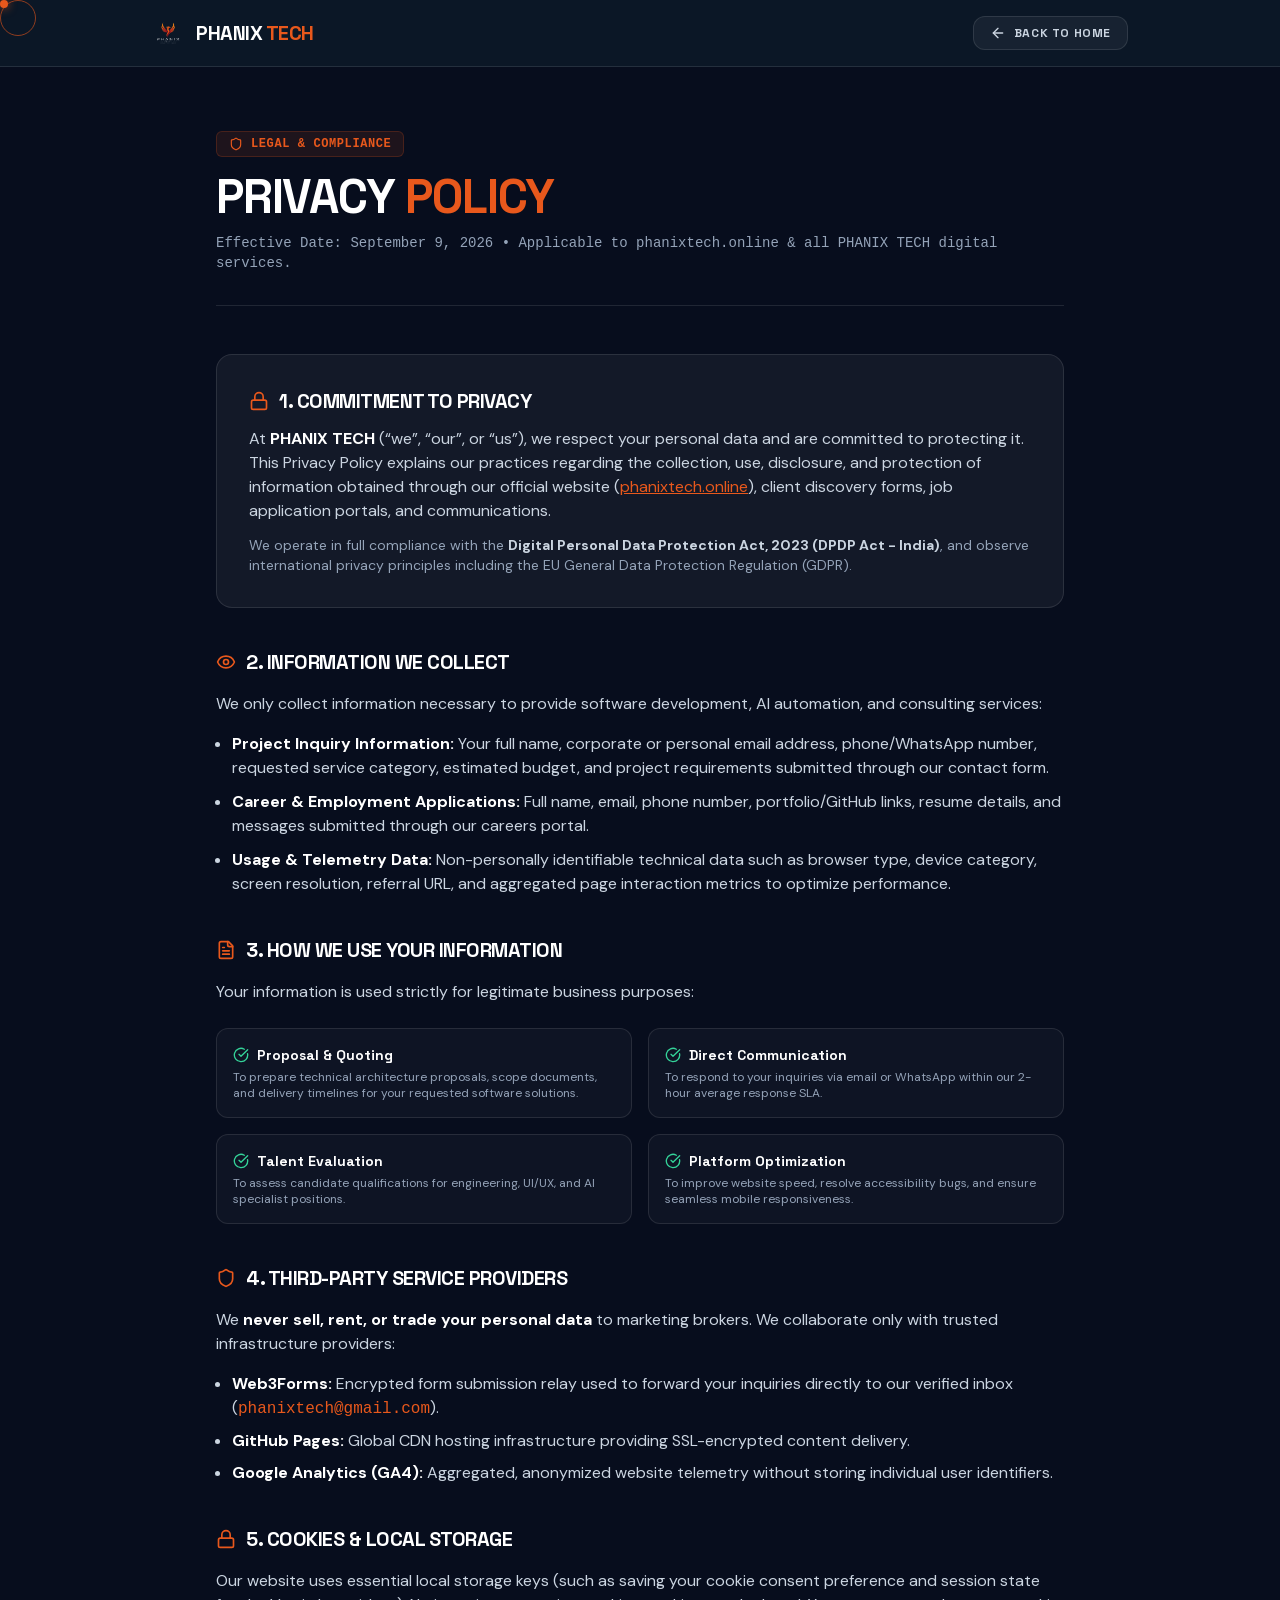
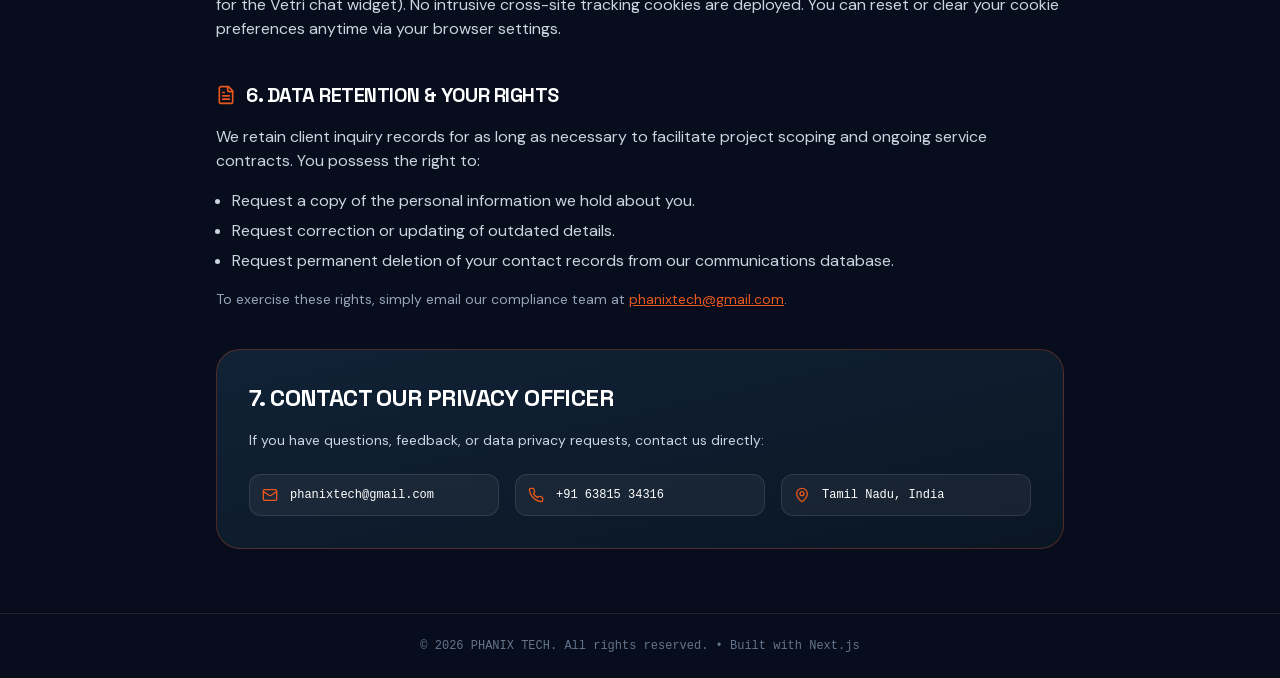
<file: privacy/index.html>
<!DOCTYPE html><!--hYs2YpNi0N39LEejQUKEx--><html lang="en" class="__variable_49a339 __variable_0eeb07 scroll-smooth"><head><meta charSet="utf-8"/><meta name="viewport" content="width=device-width, initial-scale=1"/><link rel="preload" as="image" href="/logo.png"/><link rel="stylesheet" href="/_next/static/css/e471ff28d6683362.css" data-precedence="next"/><link rel="preload" as="script" fetchPriority="low" href="/_next/static/chunks/webpack-b0b1627f0316878c.js"/><script src="/_next/static/chunks/4bd1b696-c023c6e3521b1417.js" async=""></script><script src="/_next/static/chunks/255-a70cfdedd3f61710.js" async=""></script><script src="/_next/static/chunks/main-app-d34550a352e0b92a.js" async=""></script><script src="/_next/static/chunks/619-ba102abea3e3d0e4.js" async=""></script><script src="/_next/static/chunks/15-647eaaa3224d9a34.js" async=""></script><script src="/_next/static/chunks/app/layout-1608ba14044d72e1.js" async=""></script><script src="/_next/static/chunks/app/not-found-29b7a073c2f90ccd.js" async=""></script><script src="/_next/static/chunks/app/privacy/page-56f212fd9b2b3a34.js" async=""></script><link rel="preload" href="https://www.googletagmanager.com/gtag/js?id=G-PHANIXTECH1" as="script"/><link rel="icon" type="image/png" href="/logo.png"/><title>Privacy Policy | PHANIX TECH</title><meta name="description" content="Privacy Policy and Data Protection standards of PHANIX TECH. Learn how we handle your inquiries, personal data, and website telemetry."/><meta name="author" content="PHANIX TECH"/><meta name="keywords" content="PHANIX TECH,phanixtech,web development company tamil nadu,ai automation agency,full stack developer portfolio,3d webgl website,react next.js studio"/><link rel="canonical" href="https://phanixtech.online/privacy"/><meta property="og:title" content="PHANIX TECH — Web Development, AI Automation &amp; Digital Experiences"/><meta property="og:description" content="Tamil Nadu&#x27;s premier digital studio for high-performance websites, 3D interactive web apps, AI chatbots &amp; mobile applications."/><meta property="og:url" content="https://phanixtech.online"/><meta property="og:site_name" content="PHANIX TECH"/><meta property="og:locale" content="en_US"/><meta property="og:image" content="https://phanixtech.online/logo.png"/><meta property="og:image:width" content="512"/><meta property="og:image:height" content="512"/><meta property="og:image:alt" content="PHANIX TECH Logo"/><meta property="og:type" content="website"/><meta name="twitter:card" content="summary_large_image"/><meta name="twitter:title" content="PHANIX TECH — Web Development, AI Automation &amp; Digital Experiences"/><meta name="twitter:description" content="High-performance websites, 3D interactive applications, AI automation &amp; mobile apps by PHANIX TECH."/><meta name="twitter:image" content="https://phanixtech.online/logo.png"/><script type="application/ld+json">{"@context":"https://schema.org","@graph":[{"@type":"Organization","@id":"https://phanixtech.online/#organization","name":"PHANIX TECH","alternateName":["phanixtech","Phanix Tech Studio"],"url":"https://phanixtech.online/","logo":"https://phanixtech.online/logo.png","telephone":"+916381534316","email":"phanixtech@gmail.com","address":{"@type":"PostalAddress","addressRegion":"Tamil Nadu","addressCountry":"IN"}},{"@type":"WebSite","@id":"https://phanixtech.online/#website","url":"https://phanixtech.online/","name":"PHANIX TECH"}]}</script><script src="/_next/static/chunks/polyfills-42372ed130431b0a.js" noModule=""></script></head><body class="bg-[#070D1D] text-slate-100 antialiased selection:bg-[#E8581C] selection:text-white font-body"><div hidden=""><!--$--><!--/$--></div><div class="fixed inset-0 pointer-events-none z-[99990] overflow-hidden" aria-hidden="true"></div><div class="min-h-screen bg-[#070D1D] text-slate-200 font-body selection:bg-[#E8581C] selection:text-white"><header class="border-b border-white/10 bg-[#0D1B2A]/80 backdrop-blur-md sticky top-0 z-50"><div class="max-w-5xl mx-auto px-6 py-4 flex items-center justify-between"><a class="flex items-center gap-3 group" href="/"><img src="/logo.png" alt="PHANIX TECH Logo" class="w-8 h-8 object-contain group-hover:scale-105 transition-transform"/><span class="font-heading font-black text-xl text-white tracking-tight">PHANIX <span class="text-[#E8581C]">TECH</span></span></a><a class="inline-flex items-center gap-2 text-xs font-heading font-bold uppercase tracking-wider text-slate-300 hover:text-[#E8581C] bg-white/5 hover:bg-white/10 px-4 py-2 rounded-xl border border-white/10 transition-all" href="/"><svg xmlns="http://www.w3.org/2000/svg" width="24" height="24" viewBox="0 0 24 24" fill="none" stroke="currentColor" stroke-width="2" stroke-linecap="round" stroke-linejoin="round" class="lucide lucide-arrow-left w-4 h-4"><path d="m12 19-7-7 7-7"></path><path d="M19 12H5"></path></svg><span>Back to Home</span></a></div></header><main class="max-w-4xl mx-auto px-6 py-12 lg:py-16"><div class="mb-12 border-b border-white/10 pb-8"><div class="inline-flex items-center gap-2 px-3 py-1 rounded-md bg-[#E8581C]/10 text-[#E8581C] font-mono text-xs font-bold uppercase tracking-wider mb-4 border border-[#E8581C]/20"><svg xmlns="http://www.w3.org/2000/svg" width="24" height="24" viewBox="0 0 24 24" fill="none" stroke="currentColor" stroke-width="2" stroke-linecap="round" stroke-linejoin="round" class="lucide lucide-shield w-3.5 h-3.5"><path d="M20 13c0 5-3.5 7.5-7.66 8.95a1 1 0 0 1-.67-.01C7.5 20.5 4 18 4 13V6a1 1 0 0 1 1-1c2 0 4.5-1.2 6.24-2.72a1.17 1.17 0 0 1 1.52 0C14.51 3.81 17 5 19 5a1 1 0 0 1 1 1z"></path></svg><span>LEGAL &amp; COMPLIANCE</span></div><h1 class="font-heading text-4xl sm:text-5xl font-black text-white uppercase tracking-tight mb-3">PRIVACY <span class="text-[#E8581C]">POLICY</span></h1><p class="text-slate-400 text-sm font-mono">Effective Date: <!-- -->September 9, 2026<!-- --> • Applicable to phanixtech.online &amp; all PHANIX TECH digital services.</p></div><div class="space-y-10 text-slate-300 text-sm sm:text-base leading-relaxed font-body"><section class="bg-white/5 border border-white/10 p-6 sm:p-8 rounded-2xl"><h2 class="font-heading text-xl font-bold text-white uppercase tracking-tight flex items-center gap-2.5 mb-3"><svg xmlns="http://www.w3.org/2000/svg" width="24" height="24" viewBox="0 0 24 24" fill="none" stroke="currentColor" stroke-width="2" stroke-linecap="round" stroke-linejoin="round" class="lucide lucide-lock w-5 h-5 text-[#E8581C]"><rect width="18" height="11" x="3" y="11" rx="2" ry="2"></rect><path d="M7 11V7a5 5 0 0 1 10 0v4"></path></svg><span>1. Commitment to Privacy</span></h2><p>At <strong class="text-white">PHANIX TECH</strong> (“we”, “our”, or “us”), we respect your personal data and are committed to protecting it. This Privacy Policy explains our practices regarding the collection, use, disclosure, and protection of information obtained through our official website (<a href="https://phanixtech.online" class="text-[#E8581C] underline">phanixtech.online</a>), client discovery forms, job application portals, and communications.</p><p class="mt-3 text-xs sm:text-sm text-slate-400">We operate in full compliance with the <strong class="text-slate-300">Digital Personal Data Protection Act, 2023 (DPDP Act - India)</strong>, and observe international privacy principles including the EU General Data Protection Regulation (GDPR).</p></section><section class="space-y-4"><h2 class="font-heading text-xl font-bold text-white uppercase tracking-tight flex items-center gap-2.5"><svg xmlns="http://www.w3.org/2000/svg" width="24" height="24" viewBox="0 0 24 24" fill="none" stroke="currentColor" stroke-width="2" stroke-linecap="round" stroke-linejoin="round" class="lucide lucide-eye w-5 h-5 text-[#E8581C]"><path d="M2.062 12.348a1 1 0 0 1 0-.696 10.75 10.75 0 0 1 19.876 0 1 1 0 0 1 0 .696 10.75 10.75 0 0 1-19.876 0"></path><circle cx="12" cy="12" r="3"></circle></svg><span>2. Information We Collect</span></h2><p>We only collect information necessary to provide software development, AI automation, and consulting services:</p><ul class="space-y-2.5 ml-4 list-disc text-slate-300"><li><strong class="text-white">Project Inquiry Information:</strong> Your full name, corporate or personal email address, phone/WhatsApp number, requested service category, estimated budget, and project requirements submitted through our contact form.</li><li><strong class="text-white">Career &amp; Employment Applications:</strong> Full name, email, phone number, portfolio/GitHub links, resume details, and messages submitted through our careers portal.</li><li><strong class="text-white">Usage &amp; Telemetry Data:</strong> Non-personally identifiable technical data such as browser type, device category, screen resolution, referral URL, and aggregated page interaction metrics to optimize performance.</li></ul></section><section class="space-y-4"><h2 class="font-heading text-xl font-bold text-white uppercase tracking-tight flex items-center gap-2.5"><svg xmlns="http://www.w3.org/2000/svg" width="24" height="24" viewBox="0 0 24 24" fill="none" stroke="currentColor" stroke-width="2" stroke-linecap="round" stroke-linejoin="round" class="lucide lucide-file-text w-5 h-5 text-[#E8581C]"><path d="M15 2H6a2 2 0 0 0-2 2v16a2 2 0 0 0 2 2h12a2 2 0 0 0 2-2V7Z"></path><path d="M14 2v4a2 2 0 0 0 2 2h4"></path><path d="M10 9H8"></path><path d="M16 13H8"></path><path d="M16 17H8"></path></svg><span>3. How We Use Your Information</span></h2><p>Your information is used strictly for legitimate business purposes:</p><div class="grid grid-cols-1 sm:grid-cols-2 gap-4 pt-2"><div class="p-4 rounded-xl bg-white/[0.03] border border-white/10"><div class="flex items-center gap-2 text-white font-heading font-bold text-sm mb-1"><svg xmlns="http://www.w3.org/2000/svg" width="24" height="24" viewBox="0 0 24 24" fill="none" stroke="currentColor" stroke-width="2" stroke-linecap="round" stroke-linejoin="round" class="lucide lucide-circle-check-big w-4 h-4 text-emerald-400"><path d="M21.801 10A10 10 0 1 1 17 3.335"></path><path d="m9 11 3 3L22 4"></path></svg><span>Proposal &amp; Quoting</span></div><p class="text-xs text-slate-400">To prepare technical architecture proposals, scope documents, and delivery timelines for your requested software solutions.</p></div><div class="p-4 rounded-xl bg-white/[0.03] border border-white/10"><div class="flex items-center gap-2 text-white font-heading font-bold text-sm mb-1"><svg xmlns="http://www.w3.org/2000/svg" width="24" height="24" viewBox="0 0 24 24" fill="none" stroke="currentColor" stroke-width="2" stroke-linecap="round" stroke-linejoin="round" class="lucide lucide-circle-check-big w-4 h-4 text-emerald-400"><path d="M21.801 10A10 10 0 1 1 17 3.335"></path><path d="m9 11 3 3L22 4"></path></svg><span>Direct Communication</span></div><p class="text-xs text-slate-400">To respond to your inquiries via email or WhatsApp within our 2-hour average response SLA.</p></div><div class="p-4 rounded-xl bg-white/[0.03] border border-white/10"><div class="flex items-center gap-2 text-white font-heading font-bold text-sm mb-1"><svg xmlns="http://www.w3.org/2000/svg" width="24" height="24" viewBox="0 0 24 24" fill="none" stroke="currentColor" stroke-width="2" stroke-linecap="round" stroke-linejoin="round" class="lucide lucide-circle-check-big w-4 h-4 text-emerald-400"><path d="M21.801 10A10 10 0 1 1 17 3.335"></path><path d="m9 11 3 3L22 4"></path></svg><span>Talent Evaluation</span></div><p class="text-xs text-slate-400">To assess candidate qualifications for engineering, UI/UX, and AI specialist positions.</p></div><div class="p-4 rounded-xl bg-white/[0.03] border border-white/10"><div class="flex items-center gap-2 text-white font-heading font-bold text-sm mb-1"><svg xmlns="http://www.w3.org/2000/svg" width="24" height="24" viewBox="0 0 24 24" fill="none" stroke="currentColor" stroke-width="2" stroke-linecap="round" stroke-linejoin="round" class="lucide lucide-circle-check-big w-4 h-4 text-emerald-400"><path d="M21.801 10A10 10 0 1 1 17 3.335"></path><path d="m9 11 3 3L22 4"></path></svg><span>Platform Optimization</span></div><p class="text-xs text-slate-400">To improve website speed, resolve accessibility bugs, and ensure seamless mobile responsiveness.</p></div></div></section><section class="space-y-4"><h2 class="font-heading text-xl font-bold text-white uppercase tracking-tight flex items-center gap-2.5"><svg xmlns="http://www.w3.org/2000/svg" width="24" height="24" viewBox="0 0 24 24" fill="none" stroke="currentColor" stroke-width="2" stroke-linecap="round" stroke-linejoin="round" class="lucide lucide-shield w-5 h-5 text-[#E8581C]"><path d="M20 13c0 5-3.5 7.5-7.66 8.95a1 1 0 0 1-.67-.01C7.5 20.5 4 18 4 13V6a1 1 0 0 1 1-1c2 0 4.5-1.2 6.24-2.72a1.17 1.17 0 0 1 1.52 0C14.51 3.81 17 5 19 5a1 1 0 0 1 1 1z"></path></svg><span>4. Third-Party Service Providers</span></h2><p>We <strong class="text-white">never sell, rent, or trade your personal data</strong> to marketing brokers. We collaborate only with trusted infrastructure providers:</p><ul class="space-y-2 ml-4 list-disc text-slate-300"><li><strong class="text-white">Web3Forms:</strong> Encrypted form submission relay used to forward your inquiries directly to our verified inbox (<span class="text-[#E8581C] font-mono">phanixtech@gmail.com</span>).</li><li><strong class="text-white">GitHub Pages:</strong> Global CDN hosting infrastructure providing SSL-encrypted content delivery.</li><li><strong class="text-white">Google Analytics (GA4):</strong> Aggregated, anonymized website telemetry without storing individual user identifiers.</li></ul></section><section class="space-y-4"><h2 class="font-heading text-xl font-bold text-white uppercase tracking-tight flex items-center gap-2.5"><svg xmlns="http://www.w3.org/2000/svg" width="24" height="24" viewBox="0 0 24 24" fill="none" stroke="currentColor" stroke-width="2" stroke-linecap="round" stroke-linejoin="round" class="lucide lucide-lock w-5 h-5 text-[#E8581C]"><rect width="18" height="11" x="3" y="11" rx="2" ry="2"></rect><path d="M7 11V7a5 5 0 0 1 10 0v4"></path></svg><span>5. Cookies &amp; Local Storage</span></h2><p>Our website uses essential local storage keys (such as saving your cookie consent preference and session state for the Vetri chat widget). No intrusive cross-site tracking cookies are deployed. You can reset or clear your cookie preferences anytime via your browser settings.</p></section><section class="space-y-4"><h2 class="font-heading text-xl font-bold text-white uppercase tracking-tight flex items-center gap-2.5"><svg xmlns="http://www.w3.org/2000/svg" width="24" height="24" viewBox="0 0 24 24" fill="none" stroke="currentColor" stroke-width="2" stroke-linecap="round" stroke-linejoin="round" class="lucide lucide-file-text w-5 h-5 text-[#E8581C]"><path d="M15 2H6a2 2 0 0 0-2 2v16a2 2 0 0 0 2 2h12a2 2 0 0 0 2-2V7Z"></path><path d="M14 2v4a2 2 0 0 0 2 2h4"></path><path d="M10 9H8"></path><path d="M16 13H8"></path><path d="M16 17H8"></path></svg><span>6. Data Retention &amp; Your Rights</span></h2><p>We retain client inquiry records for as long as necessary to facilitate project scoping and ongoing service contracts. You possess the right to:</p><ul class="space-y-1.5 ml-4 list-disc text-slate-300"><li>Request a copy of the personal information we hold about you.</li><li>Request correction or updating of outdated details.</li><li>Request permanent deletion of your contact records from our communications database.</li></ul><p class="mt-2 text-sm text-slate-400">To exercise these rights, simply email our compliance team at <a href="mailto:phanixtech@gmail.com" class="text-[#E8581C] underline">phanixtech@gmail.com</a>.</p></section><section class="p-8 rounded-3xl bg-gradient-to-br from-[#112236] to-[#0A1624] border border-[#E8581C]/30 space-y-4"><h2 class="font-heading text-2xl font-black text-white uppercase tracking-tight">7. Contact Our Privacy Officer</h2><p class="text-sm text-slate-300">If you have questions, feedback, or data privacy requests, contact us directly:</p><div class="grid grid-cols-1 sm:grid-cols-3 gap-4 pt-2 text-xs font-mono"><div class="flex items-center gap-3 p-3 rounded-xl bg-white/5 border border-white/10"><svg xmlns="http://www.w3.org/2000/svg" width="24" height="24" viewBox="0 0 24 24" fill="none" stroke="currentColor" stroke-width="2" stroke-linecap="round" stroke-linejoin="round" class="lucide lucide-mail w-4 h-4 text-[#E8581C]"><rect width="20" height="16" x="2" y="4" rx="2"></rect><path d="m22 7-8.97 5.7a1.94 1.94 0 0 1-2.06 0L2 7"></path></svg><a href="mailto:phanixtech@gmail.com" class="text-white hover:text-[#E8581C] transition-colors">phanixtech@gmail.com</a></div><div class="flex items-center gap-3 p-3 rounded-xl bg-white/5 border border-white/10"><svg xmlns="http://www.w3.org/2000/svg" width="24" height="24" viewBox="0 0 24 24" fill="none" stroke="currentColor" stroke-width="2" stroke-linecap="round" stroke-linejoin="round" class="lucide lucide-phone w-4 h-4 text-[#E8581C]"><path d="M22 16.92v3a2 2 0 0 1-2.18 2 19.79 19.79 0 0 1-8.63-3.07 19.5 19.5 0 0 1-6-6 19.79 19.79 0 0 1-3.07-8.67A2 2 0 0 1 4.11 2h3a2 2 0 0 1 2 1.72 12.84 12.84 0 0 0 .7 2.81 2 2 0 0 1-.45 2.11L8.09 9.91a16 16 0 0 0 6 6l1.27-1.27a2 2 0 0 1 2.11-.45 12.84 12.84 0 0 0 2.81.7A2 2 0 0 1 22 16.92z"></path></svg><a href="tel:+916381534316" class="text-white hover:text-[#E8581C] transition-colors">+91 63815 34316</a></div><div class="flex items-center gap-3 p-3 rounded-xl bg-white/5 border border-white/10"><svg xmlns="http://www.w3.org/2000/svg" width="24" height="24" viewBox="0 0 24 24" fill="none" stroke="currentColor" stroke-width="2" stroke-linecap="round" stroke-linejoin="round" class="lucide lucide-map-pin w-4 h-4 text-[#E8581C]"><path d="M20 10c0 4.993-5.539 10.193-7.399 11.799a1 1 0 0 1-1.202 0C9.539 20.193 4 14.993 4 10a8 8 0 0 1 16 0"></path><circle cx="12" cy="10" r="3"></circle></svg><span class="text-white">Tamil Nadu, India</span></div></div></section></div></main><footer class="border-t border-white/10 py-6 text-center text-xs text-slate-500 font-mono">© <!-- -->2026<!-- --> PHANIX TECH. All rights reserved. • Built with Next.js</footer></div><!--$--><!--/$--><script src="/_next/static/chunks/webpack-b0b1627f0316878c.js" id="_R_" async=""></script><script>(self.__next_f=self.__next_f||[]).push([0])</script><script>self.__next_f.push([1,"1:\"$Sreact.fragment\"\n2:I[2289,[\"619\",\"static/chunks/619-ba102abea3e3d0e4.js\",\"15\",\"static/chunks/15-647eaaa3224d9a34.js\",\"177\",\"static/chunks/app/layout-1608ba14044d72e1.js\"],\"default\"]\n3:I[7785,[\"619\",\"static/chunks/619-ba102abea3e3d0e4.js\",\"15\",\"static/chunks/15-647eaaa3224d9a34.js\",\"177\",\"static/chunks/app/layout-1608ba14044d72e1.js\"],\"default\"]\n4:I[9766,[],\"\"]\n5:I[8924,[],\"\"]\n6:I[3135,[\"619\",\"static/chunks/619-ba102abea3e3d0e4.js\",\"345\",\"static/chunks/app/not-found-29b7a073c2f90ccd.js\"],\"default\"]\n7:I[4186,[\"619\",\"static/chunks/619-ba102abea3e3d0e4.js\",\"15\",\"static/chunks/15-647eaaa3224d9a34.js\",\"177\",\"static/chunks/app/layout-1608ba14044d72e1.js\"],\"default\"]\n8:I[9079,[\"619\",\"static/chunks/619-ba102abea3e3d0e4.js\",\"15\",\"static/chunks/15-647eaaa3224d9a34.js\",\"177\",\"static/chunks/app/layout-1608ba14044d72e1.js\"],\"default\"]\n9:I[2619,[\"619\",\"static/chunks/619-ba102abea3e3d0e4.js\",\"877\",\"static/chunks/app/privacy/page-56f212fd9b2b3a34.js\"],\"\"]\n11:I[7150,[],\"\"]\n:HL[\"/_next/static/css/e471ff28d6683362.css\",\"style\"]\n"])</script><script>self.__next_f.push([1,"0:{\"P\":null,\"b\":\"hYs2YpNi0N39LEejQUKEx\",\"p\":\"\",\"c\":[\"\",\"privacy\"],\"i\":false,\"f\":[[[\"\",{\"children\":[\"privacy\",{\"children\":[\"__PAGE__\",{}]}]},\"$undefined\",\"$undefined\",true],[\"\",[\"$\",\"$1\",\"c\",{\"children\":[[[\"$\",\"link\",\"0\",{\"rel\":\"stylesheet\",\"href\":\"/_next/static/css/e471ff28d6683362.css\",\"precedence\":\"next\",\"crossOrigin\":\"$undefined\",\"nonce\":\"$undefined\"}]],[\"$\",\"html\",null,{\"lang\":\"en\",\"className\":\"__variable_49a339 __variable_0eeb07 scroll-smooth\",\"children\":[[\"$\",\"head\",null,{\"children\":[[\"$\",\"link\",null,{\"rel\":\"icon\",\"type\":\"image/png\",\"href\":\"/logo.png\"}],[\"$\",\"script\",null,{\"type\":\"application/ld+json\",\"dangerouslySetInnerHTML\":{\"__html\":\"{\\\"@context\\\":\\\"https://schema.org\\\",\\\"@graph\\\":[{\\\"@type\\\":\\\"Organization\\\",\\\"@id\\\":\\\"https://phanixtech.online/#organization\\\",\\\"name\\\":\\\"PHANIX TECH\\\",\\\"alternateName\\\":[\\\"phanixtech\\\",\\\"Phanix Tech Studio\\\"],\\\"url\\\":\\\"https://phanixtech.online/\\\",\\\"logo\\\":\\\"https://phanixtech.online/logo.png\\\",\\\"telephone\\\":\\\"+916381534316\\\",\\\"email\\\":\\\"phanixtech@gmail.com\\\",\\\"address\\\":{\\\"@type\\\":\\\"PostalAddress\\\",\\\"addressRegion\\\":\\\"Tamil Nadu\\\",\\\"addressCountry\\\":\\\"IN\\\"}},{\\\"@type\\\":\\\"WebSite\\\",\\\"@id\\\":\\\"https://phanixtech.online/#website\\\",\\\"url\\\":\\\"https://phanixtech.online/\\\",\\\"name\\\":\\\"PHANIX TECH\\\"}]}\"}}]]}],[\"$\",\"body\",null,{\"className\":\"bg-[#070D1D] text-slate-100 antialiased selection:bg-[#E8581C] selection:text-white font-body\",\"children\":[[\"$\",\"$L2\",null,{}],[\"$\",\"$L3\",null,{}],[\"$\",\"$L4\",null,{\"parallelRouterKey\":\"children\",\"error\":\"$undefined\",\"errorStyles\":\"$undefined\",\"errorScripts\":\"$undefined\",\"template\":[\"$\",\"$L5\",null,{}],\"templateStyles\":\"$undefined\",\"templateScripts\":\"$undefined\",\"notFound\":[[\"$\",\"$L6\",null,{}],[]],\"forbidden\":\"$undefined\",\"unauthorized\":\"$undefined\"}],[\"$\",\"$L7\",null,{}],[\"$\",\"$L8\",null,{}]]}]]}]]}],{\"children\":[\"privacy\",[\"$\",\"$1\",\"c\",{\"children\":[null,[\"$\",\"$L4\",null,{\"parallelRouterKey\":\"children\",\"error\":\"$undefined\",\"errorStyles\":\"$undefined\",\"errorScripts\":\"$undefined\",\"template\":[\"$\",\"$L5\",null,{}],\"templateStyles\":\"$undefined\",\"templateScripts\":\"$undefined\",\"notFound\":\"$undefined\",\"forbidden\":\"$undefined\",\"unauthorized\":\"$undefined\"}]]}],{\"children\":[\"__PAGE__\",[\"$\",\"$1\",\"c\",{\"children\":[[\"$\",\"div\",null,{\"className\":\"min-h-screen bg-[#070D1D] text-slate-200 font-body selection:bg-[#E8581C] selection:text-white\",\"children\":[[\"$\",\"header\",null,{\"className\":\"border-b border-white/10 bg-[#0D1B2A]/80 backdrop-blur-md sticky top-0 z-50\",\"children\":[\"$\",\"div\",null,{\"className\":\"max-w-5xl mx-auto px-6 py-4 flex items-center justify-between\",\"children\":[[\"$\",\"$L9\",null,{\"href\":\"/\",\"className\":\"flex items-center gap-3 group\",\"children\":[[\"$\",\"img\",null,{\"src\":\"/logo.png\",\"alt\":\"PHANIX TECH Logo\",\"className\":\"w-8 h-8 object-contain group-hover:scale-105 transition-transform\"}],[\"$\",\"span\",null,{\"className\":\"font-heading font-black text-xl text-white tracking-tight\",\"children\":[\"PHANIX \",[\"$\",\"span\",null,{\"className\":\"text-[#E8581C]\",\"children\":\"TECH\"}]]}]]}],[\"$\",\"$L9\",null,{\"href\":\"/\",\"className\":\"inline-flex items-center gap-2 text-xs font-heading font-bold uppercase tracking-wider text-slate-300 hover:text-[#E8581C] bg-white/5 hover:bg-white/10 px-4 py-2 rounded-xl border border-white/10 transition-all\",\"children\":[[\"$\",\"svg\",null,{\"ref\":\"$undefined\",\"xmlns\":\"http://www.w3.org/2000/svg\",\"width\":24,\"height\":24,\"viewBox\":\"0 0 24 24\",\"fill\":\"none\",\"stroke\":\"currentColor\",\"strokeWidth\":2,\"strokeLinecap\":\"round\",\"strokeLinejoin\":\"round\",\"className\":\"lucide lucide-arrow-left w-4 h-4\",\"children\":[[\"$\",\"path\",\"1l729n\",{\"d\":\"m12 19-7-7 7-7\"}],[\"$\",\"path\",\"x3x0zl\",{\"d\":\"M19 12H5\"}],\"$undefined\"]}],[\"$\",\"span\",null,{\"children\":\"Back to Home\"}]]}]]}]}],[\"$\",\"main\",null,{\"className\":\"max-w-4xl mx-auto px-6 py-12 lg:py-16\",\"children\":[[\"$\",\"div\",null,{\"className\":\"mb-12 border-b border-white/10 pb-8\",\"children\":[[\"$\",\"div\",null,{\"className\":\"inline-flex items-center gap-2 px-3 py-1 rounded-md bg-[#E8581C]/10 text-[#E8581C] font-mono text-xs font-bold uppercase tracking-wider mb-4 border border-[#E8581C]/20\",\"children\":[[\"$\",\"svg\",null,{\"ref\":\"$undefined\",\"xmlns\":\"http://www.w3.org/2000/svg\",\"width\":24,\"height\":24,\"viewBox\":\"0 0 24 24\",\"fill\":\"none\",\"stroke\":\"currentColor\",\"strokeWidth\":2,\"strokeLinecap\":\"round\",\"strokeLinejoin\":\"round\",\"className\":\"lucide lucide-shield w-3.5 h-3.5\",\"children\":[[\"$\",\"path\",\"oel41y\",{\"d\":\"M20 13c0 5-3.5 7.5-7.66 8.95a1 1 0 0 1-.67-.01C7.5 20.5 4 18 4 13V6a1 1 0 0 1 1-1c2 0 4.5-1.2 6.24-2.72a1.17 1.17 0 0 1 1.52 0C14.51 3.81 17 5 19 5a1 1 0 0 1 1 1z\"}],\"$undefined\"]}],\"$La\"]}],\"$Lb\",\"$Lc\"]}],\"$Ld\"]}],\"$Le\"]}],null,\"$Lf\"]}],{},null,false]},null,false]},null,false],\"$L10\",false]],\"m\":\"$undefined\",\"G\":[\"$11\",[]],\"s\":false,\"S\":true}\n"])</script><script>self.__next_f.push([1,"1e:I[4431,[],\"OutletBoundary\"]\n20:I[5278,[],\"AsyncMetadataOutlet\"]\n22:I[4431,[],\"ViewportBoundary\"]\n24:I[4431,[],\"MetadataBoundary\"]\n25:\"$Sreact.suspense\"\na:[\"$\",\"span\",null,{\"children\":\"LEGAL \u0026 COMPLIANCE\"}]\nb:[\"$\",\"h1\",null,{\"className\":\"font-heading text-4xl sm:text-5xl font-black text-white uppercase tracking-tight mb-3\",\"children\":[\"PRIVACY \",[\"$\",\"span\",null,{\"className\":\"text-[#E8581C]\",\"children\":\"POLICY\"}]]}]\nc:[\"$\",\"p\",null,{\"className\":\"text-slate-400 text-sm font-mono\",\"children\":[\"Effective Date: \",\"September 9, 2026\",\" • Applicable to phanixtech.online \u0026 all PHANIX TECH digital services.\"]}]\n"])</script><script>self.__next_f.push([1,"d:[\"$\",\"div\",null,{\"className\":\"space-y-10 text-slate-300 text-sm sm:text-base leading-relaxed font-body\",\"children\":[[\"$\",\"section\",null,{\"className\":\"bg-white/5 border border-white/10 p-6 sm:p-8 rounded-2xl\",\"children\":[[\"$\",\"h2\",null,{\"className\":\"font-heading text-xl font-bold text-white uppercase tracking-tight flex items-center gap-2.5 mb-3\",\"children\":[[\"$\",\"svg\",null,{\"ref\":\"$undefined\",\"xmlns\":\"http://www.w3.org/2000/svg\",\"width\":24,\"height\":24,\"viewBox\":\"0 0 24 24\",\"fill\":\"none\",\"stroke\":\"currentColor\",\"strokeWidth\":2,\"strokeLinecap\":\"round\",\"strokeLinejoin\":\"round\",\"className\":\"lucide lucide-lock w-5 h-5 text-[#E8581C]\",\"children\":[[\"$\",\"rect\",\"1w4ew1\",{\"width\":\"18\",\"height\":\"11\",\"x\":\"3\",\"y\":\"11\",\"rx\":\"2\",\"ry\":\"2\"}],[\"$\",\"path\",\"fwvmzm\",{\"d\":\"M7 11V7a5 5 0 0 1 10 0v4\"}],\"$undefined\"]}],[\"$\",\"span\",null,{\"children\":\"1. Commitment to Privacy\"}]]}],[\"$\",\"p\",null,{\"children\":[\"At \",[\"$\",\"strong\",null,{\"className\":\"text-white\",\"children\":\"PHANIX TECH\"}],\" (“we”, “our”, or “us”), we respect your personal data and are committed to protecting it. This Privacy Policy explains our practices regarding the collection, use, disclosure, and protection of information obtained through our official website (\",[\"$\",\"a\",null,{\"href\":\"https://phanixtech.online\",\"className\":\"text-[#E8581C] underline\",\"children\":\"phanixtech.online\"}],\"), client discovery forms, job application portals, and communications.\"]}],[\"$\",\"p\",null,{\"className\":\"mt-3 text-xs sm:text-sm text-slate-400\",\"children\":[\"We operate in full compliance with the \",[\"$\",\"strong\",null,{\"className\":\"text-slate-300\",\"children\":\"Digital Personal Data Protection Act, 2023 (DPDP Act - India)\"}],\", and observe international privacy principles including the EU General Data Protection Regulation (GDPR).\"]}]]}],[\"$\",\"section\",null,{\"className\":\"space-y-4\",\"children\":[[\"$\",\"h2\",null,{\"className\":\"font-heading text-xl font-bold text-white uppercase tracking-tight flex items-center gap-2.5\",\"children\":[[\"$\",\"svg\",null,{\"ref\":\"$undefined\",\"xmlns\":\"http://www.w3.org/2000/svg\",\"width\":24,\"height\":24,\"viewBox\":\"0 0 24 24\",\"fill\":\"none\",\"stroke\":\"currentColor\",\"strokeWidth\":2,\"strokeLinecap\":\"round\",\"strokeLinejoin\":\"round\",\"className\":\"lucide lucide-eye w-5 h-5 text-[#E8581C]\",\"children\":[[\"$\",\"path\",\"1nclc0\",{\"d\":\"M2.062 12.348a1 1 0 0 1 0-.696 10.75 10.75 0 0 1 19.876 0 1 1 0 0 1 0 .696 10.75 10.75 0 0 1-19.876 0\"}],[\"$\",\"circle\",\"1v7zrd\",{\"cx\":\"12\",\"cy\":\"12\",\"r\":\"3\"}],\"$undefined\"]}],[\"$\",\"span\",null,{\"children\":\"2. Information We Collect\"}]]}],[\"$\",\"p\",null,{\"children\":\"We only collect information necessary to provide software development, AI automation, and consulting services:\"}],[\"$\",\"ul\",null,{\"className\":\"space-y-2.5 ml-4 list-disc text-slate-300\",\"children\":[[\"$\",\"li\",null,{\"children\":[[\"$\",\"strong\",null,{\"className\":\"text-white\",\"children\":\"Project Inquiry Information:\"}],\" Your full name, corporate or personal email address, phone/WhatsApp number, requested service category, estimated budget, and project requirements submitted through our contact form.\"]}],[\"$\",\"li\",null,{\"children\":[[\"$\",\"strong\",null,{\"className\":\"text-white\",\"children\":\"Career \u0026 Employment Applications:\"}],\" Full name, email, phone number, portfolio/GitHub links, resume details, and messages submitted through our careers portal.\"]}],[\"$\",\"li\",null,{\"children\":[[\"$\",\"strong\",null,{\"className\":\"text-white\",\"children\":\"Usage \u0026 Telemetry Data:\"}],\" Non-personally identifiable technical data such as browser type, device category, screen resolution, referral URL, and aggregated page interaction metrics to optimize performance.\"]}]]}]]}],[\"$\",\"section\",null,{\"className\":\"space-y-4\",\"children\":[[\"$\",\"h2\",null,{\"className\":\"font-heading text-xl font-bold text-white uppercase tracking-tight flex items-center gap-2.5\",\"children\":[[\"$\",\"svg\",null,{\"ref\":\"$undefined\",\"xmlns\":\"http://www.w3.org/2000/svg\",\"width\":24,\"height\":24,\"viewBox\":\"0 0 24 24\",\"fill\":\"none\",\"stroke\":\"currentColor\",\"strokeWidth\":2,\"strokeLinecap\":\"round\",\"strokeLinejoin\":\"round\",\"className\":\"lucide lucide-file-text w-5 h-5 text-[#E8581C]\",\"children\":[\"$L12\",\"$L13\",\"$L14\",\"$L15\",\"$L16\",\"$undefined\"]}],\"$L17\"]}],\"$L18\",\"$L19\"]}],\"$L1a\",\"$L1b\",\"$L1c\",\"$L1d\"]}]\n"])</script><script>self.__next_f.push([1,"e:[\"$\",\"footer\",null,{\"className\":\"border-t border-white/10 py-6 text-center text-xs text-slate-500 font-mono\",\"children\":[\"© \",2026,\" PHANIX TECH. All rights reserved. • Built with Next.js\"]}]\nf:[\"$\",\"$L1e\",null,{\"children\":[\"$L1f\",[\"$\",\"$L20\",null,{\"promise\":\"$@21\"}]]}]\n10:[\"$\",\"$1\",\"h\",{\"children\":[null,[[\"$\",\"$L22\",null,{\"children\":\"$L23\"}],null],[\"$\",\"$L24\",null,{\"children\":[\"$\",\"div\",null,{\"hidden\":true,\"children\":[\"$\",\"$25\",null,{\"fallback\":null,\"children\":\"$L26\"}]}]}]]}]\n"])</script><script>self.__next_f.push([1,"12:[\"$\",\"path\",\"1rqfz7\",{\"d\":\"M15 2H6a2 2 0 0 0-2 2v16a2 2 0 0 0 2 2h12a2 2 0 0 0 2-2V7Z\"}]\n13:[\"$\",\"path\",\"tnqrlb\",{\"d\":\"M14 2v4a2 2 0 0 0 2 2h4\"}]\n14:[\"$\",\"path\",\"b1mrlr\",{\"d\":\"M10 9H8\"}]\n15:[\"$\",\"path\",\"t4e002\",{\"d\":\"M16 13H8\"}]\n16:[\"$\",\"path\",\"z1uh3a\",{\"d\":\"M16 17H8\"}]\n17:[\"$\",\"span\",null,{\"children\":\"3. How We Use Your Information\"}]\n18:[\"$\",\"p\",null,{\"children\":\"Your information is used strictly for legitimate business purposes:\"}]\n"])</script><script>self.__next_f.push([1,"19:[\"$\",\"div\",null,{\"className\":\"grid grid-cols-1 sm:grid-cols-2 gap-4 pt-2\",\"children\":[[\"$\",\"div\",null,{\"className\":\"p-4 rounded-xl bg-white/[0.03] border border-white/10\",\"children\":[[\"$\",\"div\",null,{\"className\":\"flex items-center gap-2 text-white font-heading font-bold text-sm mb-1\",\"children\":[[\"$\",\"svg\",null,{\"ref\":\"$undefined\",\"xmlns\":\"http://www.w3.org/2000/svg\",\"width\":24,\"height\":24,\"viewBox\":\"0 0 24 24\",\"fill\":\"none\",\"stroke\":\"currentColor\",\"strokeWidth\":2,\"strokeLinecap\":\"round\",\"strokeLinejoin\":\"round\",\"className\":\"lucide lucide-circle-check-big w-4 h-4 text-emerald-400\",\"children\":[[\"$\",\"path\",\"yps3ct\",{\"d\":\"M21.801 10A10 10 0 1 1 17 3.335\"}],[\"$\",\"path\",\"1pflzl\",{\"d\":\"m9 11 3 3L22 4\"}],\"$undefined\"]}],[\"$\",\"span\",null,{\"children\":\"Proposal \u0026 Quoting\"}]]}],[\"$\",\"p\",null,{\"className\":\"text-xs text-slate-400\",\"children\":\"To prepare technical architecture proposals, scope documents, and delivery timelines for your requested software solutions.\"}]]}],[\"$\",\"div\",null,{\"className\":\"p-4 rounded-xl bg-white/[0.03] border border-white/10\",\"children\":[[\"$\",\"div\",null,{\"className\":\"flex items-center gap-2 text-white font-heading font-bold text-sm mb-1\",\"children\":[[\"$\",\"svg\",null,{\"ref\":\"$undefined\",\"xmlns\":\"http://www.w3.org/2000/svg\",\"width\":24,\"height\":24,\"viewBox\":\"0 0 24 24\",\"fill\":\"none\",\"stroke\":\"currentColor\",\"strokeWidth\":2,\"strokeLinecap\":\"round\",\"strokeLinejoin\":\"round\",\"className\":\"lucide lucide-circle-check-big w-4 h-4 text-emerald-400\",\"children\":[[\"$\",\"path\",\"yps3ct\",{\"d\":\"M21.801 10A10 10 0 1 1 17 3.335\"}],[\"$\",\"path\",\"1pflzl\",{\"d\":\"m9 11 3 3L22 4\"}],\"$undefined\"]}],[\"$\",\"span\",null,{\"children\":\"Direct Communication\"}]]}],[\"$\",\"p\",null,{\"className\":\"text-xs text-slate-400\",\"children\":\"To respond to your inquiries via email or WhatsApp within our 2-hour average response SLA.\"}]]}],[\"$\",\"div\",null,{\"className\":\"p-4 rounded-xl bg-white/[0.03] border border-white/10\",\"children\":[[\"$\",\"div\",null,{\"className\":\"flex items-center gap-2 text-white font-heading font-bold text-sm mb-1\",\"children\":[[\"$\",\"svg\",null,{\"ref\":\"$undefined\",\"xmlns\":\"http://www.w3.org/2000/svg\",\"width\":24,\"height\":24,\"viewBox\":\"0 0 24 24\",\"fill\":\"none\",\"stroke\":\"currentColor\",\"strokeWidth\":2,\"strokeLinecap\":\"round\",\"strokeLinejoin\":\"round\",\"className\":\"lucide lucide-circle-check-big w-4 h-4 text-emerald-400\",\"children\":[[\"$\",\"path\",\"yps3ct\",{\"d\":\"M21.801 10A10 10 0 1 1 17 3.335\"}],[\"$\",\"path\",\"1pflzl\",{\"d\":\"m9 11 3 3L22 4\"}],\"$undefined\"]}],[\"$\",\"span\",null,{\"children\":\"Talent Evaluation\"}]]}],[\"$\",\"p\",null,{\"className\":\"text-xs text-slate-400\",\"children\":\"To assess candidate qualifications for engineering, UI/UX, and AI specialist positions.\"}]]}],[\"$\",\"div\",null,{\"className\":\"p-4 rounded-xl bg-white/[0.03] border border-white/10\",\"children\":[[\"$\",\"div\",null,{\"className\":\"flex items-center gap-2 text-white font-heading font-bold text-sm mb-1\",\"children\":[[\"$\",\"svg\",null,{\"ref\":\"$undefined\",\"xmlns\":\"http://www.w3.org/2000/svg\",\"width\":24,\"height\":24,\"viewBox\":\"0 0 24 24\",\"fill\":\"none\",\"stroke\":\"currentColor\",\"strokeWidth\":2,\"strokeLinecap\":\"round\",\"strokeLinejoin\":\"round\",\"className\":\"lucide lucide-circle-check-big w-4 h-4 text-emerald-400\",\"children\":[[\"$\",\"path\",\"yps3ct\",{\"d\":\"M21.801 10A10 10 0 1 1 17 3.335\"}],[\"$\",\"path\",\"1pflzl\",{\"d\":\"m9 11 3 3L22 4\"}],\"$undefined\"]}],[\"$\",\"span\",null,{\"children\":\"Platform Optimization\"}]]}],[\"$\",\"p\",null,{\"className\":\"text-xs text-slate-400\",\"children\":\"To improve website speed, resolve accessibility bugs, and ensure seamless mobile responsiveness.\"}]]}]]}]\n"])</script><script>self.__next_f.push([1,"1a:[\"$\",\"section\",null,{\"className\":\"space-y-4\",\"children\":[[\"$\",\"h2\",null,{\"className\":\"font-heading text-xl font-bold text-white uppercase tracking-tight flex items-center gap-2.5\",\"children\":[[\"$\",\"svg\",null,{\"ref\":\"$undefined\",\"xmlns\":\"http://www.w3.org/2000/svg\",\"width\":24,\"height\":24,\"viewBox\":\"0 0 24 24\",\"fill\":\"none\",\"stroke\":\"currentColor\",\"strokeWidth\":2,\"strokeLinecap\":\"round\",\"strokeLinejoin\":\"round\",\"className\":\"lucide lucide-shield w-5 h-5 text-[#E8581C]\",\"children\":[[\"$\",\"path\",\"oel41y\",{\"d\":\"M20 13c0 5-3.5 7.5-7.66 8.95a1 1 0 0 1-.67-.01C7.5 20.5 4 18 4 13V6a1 1 0 0 1 1-1c2 0 4.5-1.2 6.24-2.72a1.17 1.17 0 0 1 1.52 0C14.51 3.81 17 5 19 5a1 1 0 0 1 1 1z\"}],\"$undefined\"]}],[\"$\",\"span\",null,{\"children\":\"4. Third-Party Service Providers\"}]]}],[\"$\",\"p\",null,{\"children\":[\"We \",[\"$\",\"strong\",null,{\"className\":\"text-white\",\"children\":\"never sell, rent, or trade your personal data\"}],\" to marketing brokers. We collaborate only with trusted infrastructure providers:\"]}],[\"$\",\"ul\",null,{\"className\":\"space-y-2 ml-4 list-disc text-slate-300\",\"children\":[[\"$\",\"li\",null,{\"children\":[[\"$\",\"strong\",null,{\"className\":\"text-white\",\"children\":\"Web3Forms:\"}],\" Encrypted form submission relay used to forward your inquiries directly to our verified inbox (\",[\"$\",\"span\",null,{\"className\":\"text-[#E8581C] font-mono\",\"children\":\"phanixtech@gmail.com\"}],\").\"]}],[\"$\",\"li\",null,{\"children\":[[\"$\",\"strong\",null,{\"className\":\"text-white\",\"children\":\"GitHub Pages:\"}],\" Global CDN hosting infrastructure providing SSL-encrypted content delivery.\"]}],[\"$\",\"li\",null,{\"children\":[[\"$\",\"strong\",null,{\"className\":\"text-white\",\"children\":\"Google Analytics (GA4):\"}],\" Aggregated, anonymized website telemetry without storing individual user identifiers.\"]}]]}]]}]\n"])</script><script>self.__next_f.push([1,"1b:[\"$\",\"section\",null,{\"className\":\"space-y-4\",\"children\":[[\"$\",\"h2\",null,{\"className\":\"font-heading text-xl font-bold text-white uppercase tracking-tight flex items-center gap-2.5\",\"children\":[[\"$\",\"svg\",null,{\"ref\":\"$undefined\",\"xmlns\":\"http://www.w3.org/2000/svg\",\"width\":24,\"height\":24,\"viewBox\":\"0 0 24 24\",\"fill\":\"none\",\"stroke\":\"currentColor\",\"strokeWidth\":2,\"strokeLinecap\":\"round\",\"strokeLinejoin\":\"round\",\"className\":\"lucide lucide-lock w-5 h-5 text-[#E8581C]\",\"children\":[[\"$\",\"rect\",\"1w4ew1\",{\"width\":\"18\",\"height\":\"11\",\"x\":\"3\",\"y\":\"11\",\"rx\":\"2\",\"ry\":\"2\"}],[\"$\",\"path\",\"fwvmzm\",{\"d\":\"M7 11V7a5 5 0 0 1 10 0v4\"}],\"$undefined\"]}],[\"$\",\"span\",null,{\"children\":\"5. Cookies \u0026 Local Storage\"}]]}],[\"$\",\"p\",null,{\"children\":\"Our website uses essential local storage keys (such as saving your cookie consent preference and session state for the Vetri chat widget). No intrusive cross-site tracking cookies are deployed. You can reset or clear your cookie preferences anytime via your browser settings.\"}]]}]\n"])</script><script>self.__next_f.push([1,"1c:[\"$\",\"section\",null,{\"className\":\"space-y-4\",\"children\":[[\"$\",\"h2\",null,{\"className\":\"font-heading text-xl font-bold text-white uppercase tracking-tight flex items-center gap-2.5\",\"children\":[[\"$\",\"svg\",null,{\"ref\":\"$undefined\",\"xmlns\":\"http://www.w3.org/2000/svg\",\"width\":24,\"height\":24,\"viewBox\":\"0 0 24 24\",\"fill\":\"none\",\"stroke\":\"currentColor\",\"strokeWidth\":2,\"strokeLinecap\":\"round\",\"strokeLinejoin\":\"round\",\"className\":\"lucide lucide-file-text w-5 h-5 text-[#E8581C]\",\"children\":[[\"$\",\"path\",\"1rqfz7\",{\"d\":\"M15 2H6a2 2 0 0 0-2 2v16a2 2 0 0 0 2 2h12a2 2 0 0 0 2-2V7Z\"}],[\"$\",\"path\",\"tnqrlb\",{\"d\":\"M14 2v4a2 2 0 0 0 2 2h4\"}],[\"$\",\"path\",\"b1mrlr\",{\"d\":\"M10 9H8\"}],[\"$\",\"path\",\"t4e002\",{\"d\":\"M16 13H8\"}],[\"$\",\"path\",\"z1uh3a\",{\"d\":\"M16 17H8\"}],\"$undefined\"]}],[\"$\",\"span\",null,{\"children\":\"6. Data Retention \u0026 Your Rights\"}]]}],[\"$\",\"p\",null,{\"children\":\"We retain client inquiry records for as long as necessary to facilitate project scoping and ongoing service contracts. You possess the right to:\"}],[\"$\",\"ul\",null,{\"className\":\"space-y-1.5 ml-4 list-disc text-slate-300\",\"children\":[[\"$\",\"li\",null,{\"children\":\"Request a copy of the personal information we hold about you.\"}],[\"$\",\"li\",null,{\"children\":\"Request correction or updating of outdated details.\"}],[\"$\",\"li\",null,{\"children\":\"Request permanent deletion of your contact records from our communications database.\"}]]}],[\"$\",\"p\",null,{\"className\":\"mt-2 text-sm text-slate-400\",\"children\":[\"To exercise these rights, simply email our compliance team at \",[\"$\",\"a\",null,{\"href\":\"mailto:phanixtech@gmail.com\",\"className\":\"text-[#E8581C] underline\",\"children\":\"phanixtech@gmail.com\"}],\".\"]}]]}]\n"])</script><script>self.__next_f.push([1,"1d:[\"$\",\"section\",null,{\"className\":\"p-8 rounded-3xl bg-gradient-to-br from-[#112236] to-[#0A1624] border border-[#E8581C]/30 space-y-4\",\"children\":[[\"$\",\"h2\",null,{\"className\":\"font-heading text-2xl font-black text-white uppercase tracking-tight\",\"children\":\"7. Contact Our Privacy Officer\"}],[\"$\",\"p\",null,{\"className\":\"text-sm text-slate-300\",\"children\":\"If you have questions, feedback, or data privacy requests, contact us directly:\"}],[\"$\",\"div\",null,{\"className\":\"grid grid-cols-1 sm:grid-cols-3 gap-4 pt-2 text-xs font-mono\",\"children\":[[\"$\",\"div\",null,{\"className\":\"flex items-center gap-3 p-3 rounded-xl bg-white/5 border border-white/10\",\"children\":[[\"$\",\"svg\",null,{\"ref\":\"$undefined\",\"xmlns\":\"http://www.w3.org/2000/svg\",\"width\":24,\"height\":24,\"viewBox\":\"0 0 24 24\",\"fill\":\"none\",\"stroke\":\"currentColor\",\"strokeWidth\":2,\"strokeLinecap\":\"round\",\"strokeLinejoin\":\"round\",\"className\":\"lucide lucide-mail w-4 h-4 text-[#E8581C]\",\"children\":[[\"$\",\"rect\",\"18n3k1\",{\"width\":\"20\",\"height\":\"16\",\"x\":\"2\",\"y\":\"4\",\"rx\":\"2\"}],[\"$\",\"path\",\"1ocrg3\",{\"d\":\"m22 7-8.97 5.7a1.94 1.94 0 0 1-2.06 0L2 7\"}],\"$undefined\"]}],[\"$\",\"a\",null,{\"href\":\"mailto:phanixtech@gmail.com\",\"className\":\"text-white hover:text-[#E8581C] transition-colors\",\"children\":\"phanixtech@gmail.com\"}]]}],[\"$\",\"div\",null,{\"className\":\"flex items-center gap-3 p-3 rounded-xl bg-white/5 border border-white/10\",\"children\":[[\"$\",\"svg\",null,{\"ref\":\"$undefined\",\"xmlns\":\"http://www.w3.org/2000/svg\",\"width\":24,\"height\":24,\"viewBox\":\"0 0 24 24\",\"fill\":\"none\",\"stroke\":\"currentColor\",\"strokeWidth\":2,\"strokeLinecap\":\"round\",\"strokeLinejoin\":\"round\",\"className\":\"lucide lucide-phone w-4 h-4 text-[#E8581C]\",\"children\":[[\"$\",\"path\",\"foiqr5\",{\"d\":\"M22 16.92v3a2 2 0 0 1-2.18 2 19.79 19.79 0 0 1-8.63-3.07 19.5 19.5 0 0 1-6-6 19.79 19.79 0 0 1-3.07-8.67A2 2 0 0 1 4.11 2h3a2 2 0 0 1 2 1.72 12.84 12.84 0 0 0 .7 2.81 2 2 0 0 1-.45 2.11L8.09 9.91a16 16 0 0 0 6 6l1.27-1.27a2 2 0 0 1 2.11-.45 12.84 12.84 0 0 0 2.81.7A2 2 0 0 1 22 16.92z\"}],\"$undefined\"]}],[\"$\",\"a\",null,{\"href\":\"tel:+916381534316\",\"className\":\"text-white hover:text-[#E8581C] transition-colors\",\"children\":\"+91 63815 34316\"}]]}],[\"$\",\"div\",null,{\"className\":\"flex items-center gap-3 p-3 rounded-xl bg-white/5 border border-white/10\",\"children\":[[\"$\",\"svg\",null,{\"ref\":\"$undefined\",\"xmlns\":\"http://www.w3.org/2000/svg\",\"width\":24,\"height\":24,\"viewBox\":\"0 0 24 24\",\"fill\":\"none\",\"stroke\":\"currentColor\",\"strokeWidth\":2,\"strokeLinecap\":\"round\",\"strokeLinejoin\":\"round\",\"className\":\"lucide lucide-map-pin w-4 h-4 text-[#E8581C]\",\"children\":[[\"$\",\"path\",\"1r0f0z\",{\"d\":\"M20 10c0 4.993-5.539 10.193-7.399 11.799a1 1 0 0 1-1.202 0C9.539 20.193 4 14.993 4 10a8 8 0 0 1 16 0\"}],[\"$\",\"circle\",\"ilqhr7\",{\"cx\":\"12\",\"cy\":\"10\",\"r\":\"3\"}],\"$undefined\"]}],[\"$\",\"span\",null,{\"className\":\"text-white\",\"children\":\"Tamil Nadu, India\"}]]}]]}]]}]\n"])</script><script>self.__next_f.push([1,"23:[[\"$\",\"meta\",\"0\",{\"charSet\":\"utf-8\"}],[\"$\",\"meta\",\"1\",{\"name\":\"viewport\",\"content\":\"width=device-width, initial-scale=1\"}]]\n1f:null\n"])</script><script>self.__next_f.push([1,"21:{\"metadata\":[[\"$\",\"title\",\"0\",{\"children\":\"Privacy Policy | PHANIX TECH\"}],[\"$\",\"meta\",\"1\",{\"name\":\"description\",\"content\":\"Privacy Policy and Data Protection standards of PHANIX TECH. Learn how we handle your inquiries, personal data, and website telemetry.\"}],[\"$\",\"meta\",\"2\",{\"name\":\"author\",\"content\":\"PHANIX TECH\"}],[\"$\",\"meta\",\"3\",{\"name\":\"keywords\",\"content\":\"PHANIX TECH,phanixtech,web development company tamil nadu,ai automation agency,full stack developer portfolio,3d webgl website,react next.js studio\"}],[\"$\",\"link\",\"4\",{\"rel\":\"canonical\",\"href\":\"https://phanixtech.online/privacy\"}],[\"$\",\"meta\",\"5\",{\"property\":\"og:title\",\"content\":\"PHANIX TECH — Web Development, AI Automation \u0026 Digital Experiences\"}],[\"$\",\"meta\",\"6\",{\"property\":\"og:description\",\"content\":\"Tamil Nadu's premier digital studio for high-performance websites, 3D interactive web apps, AI chatbots \u0026 mobile applications.\"}],[\"$\",\"meta\",\"7\",{\"property\":\"og:url\",\"content\":\"https://phanixtech.online\"}],[\"$\",\"meta\",\"8\",{\"property\":\"og:site_name\",\"content\":\"PHANIX TECH\"}],[\"$\",\"meta\",\"9\",{\"property\":\"og:locale\",\"content\":\"en_US\"}],[\"$\",\"meta\",\"10\",{\"property\":\"og:image\",\"content\":\"https://phanixtech.online/logo.png\"}],[\"$\",\"meta\",\"11\",{\"property\":\"og:image:width\",\"content\":\"512\"}],[\"$\",\"meta\",\"12\",{\"property\":\"og:image:height\",\"content\":\"512\"}],[\"$\",\"meta\",\"13\",{\"property\":\"og:image:alt\",\"content\":\"PHANIX TECH Logo\"}],[\"$\",\"meta\",\"14\",{\"property\":\"og:type\",\"content\":\"website\"}],[\"$\",\"meta\",\"15\",{\"name\":\"twitter:card\",\"content\":\"summary_large_image\"}],[\"$\",\"meta\",\"16\",{\"name\":\"twitter:title\",\"content\":\"PHANIX TECH — Web Development, AI Automation \u0026 Digital Experiences\"}],[\"$\",\"meta\",\"17\",{\"name\":\"twitter:description\",\"content\":\"High-performance websites, 3D interactive applications, AI automation \u0026 mobile apps by PHANIX TECH.\"}],[\"$\",\"meta\",\"18\",{\"name\":\"twitter:image\",\"content\":\"https://phanixtech.online/logo.png\"}]],\"error\":null,\"digest\":\"$undefined\"}\n"])</script><script>self.__next_f.push([1,"26:\"$21:metadata\"\n"])</script></body></html>
</file>
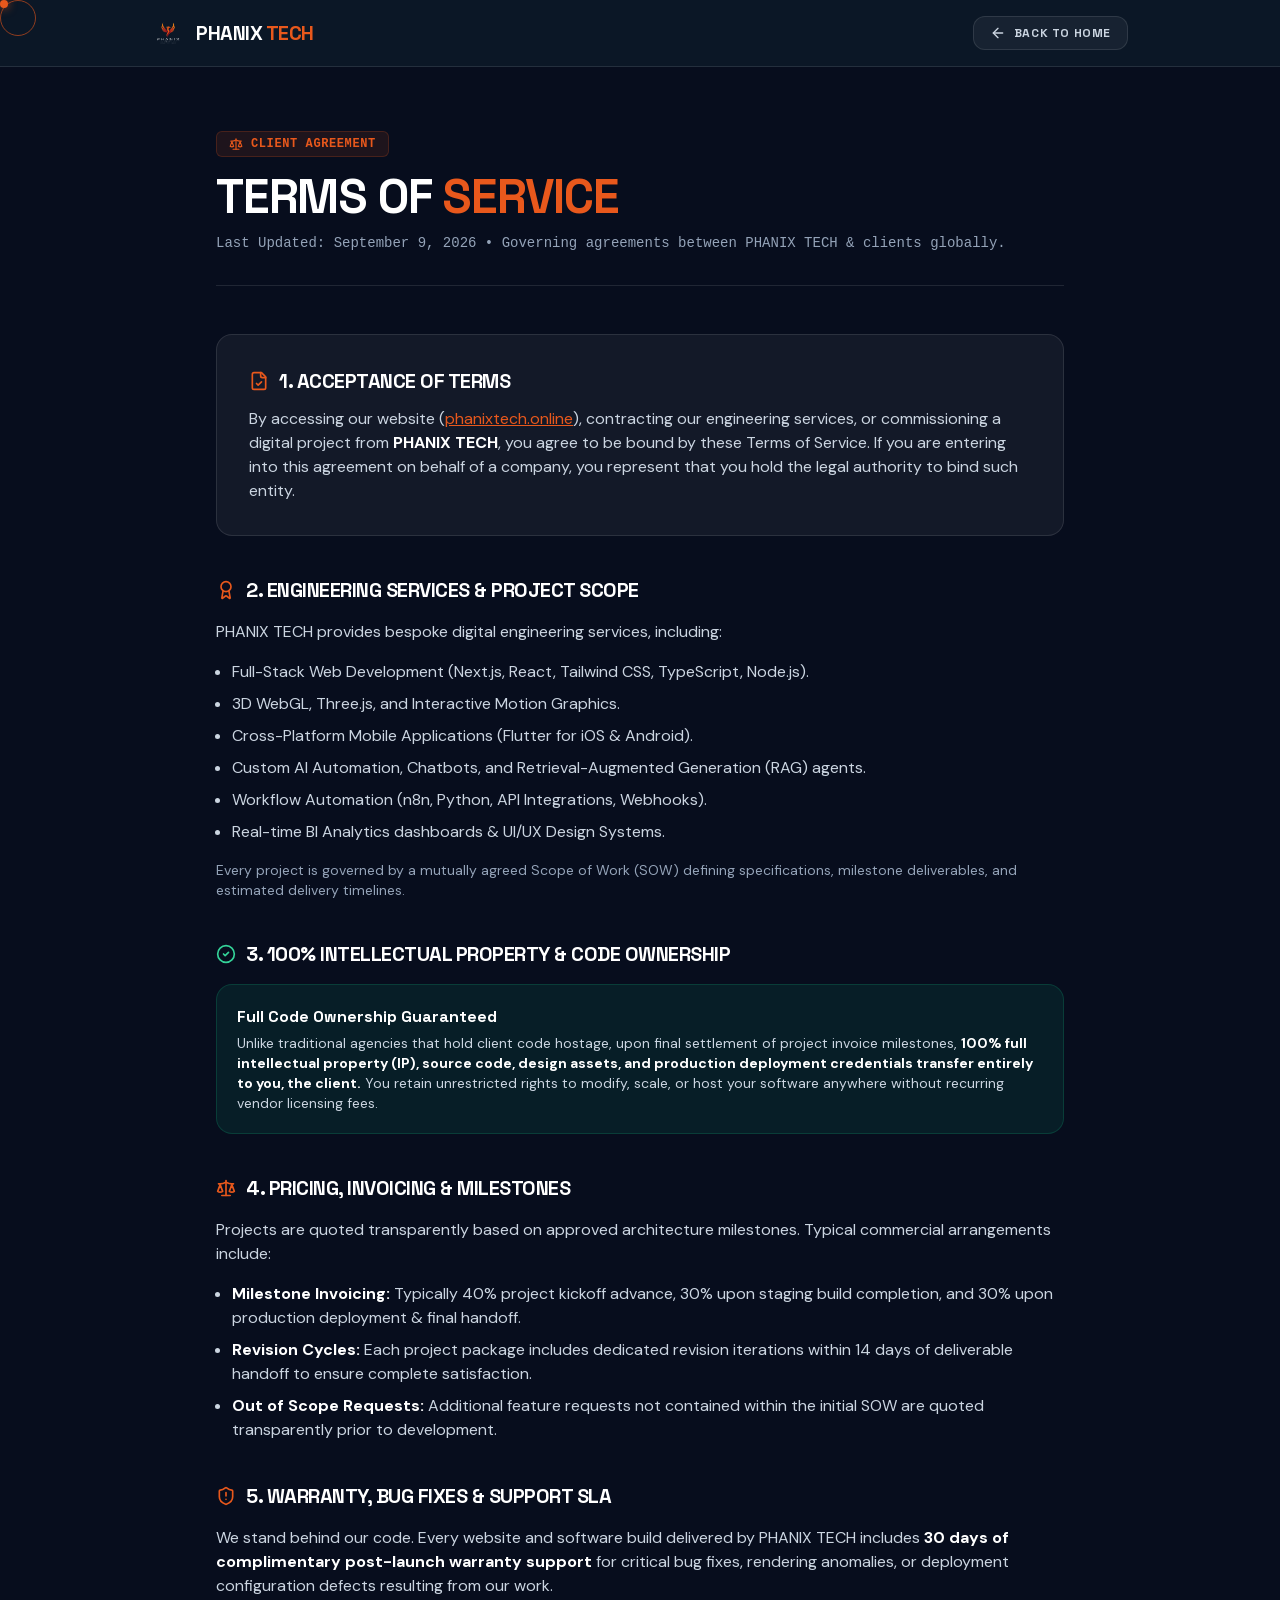
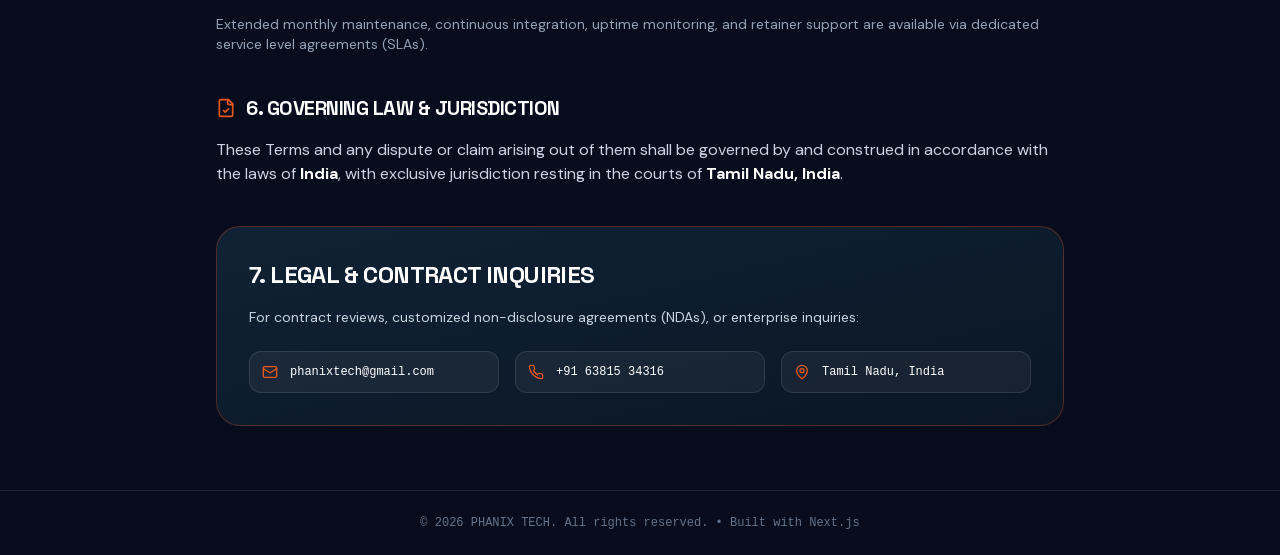
<file: terms/index.html>
<!DOCTYPE html><!--hYs2YpNi0N39LEejQUKEx--><html lang="en" class="__variable_49a339 __variable_0eeb07 scroll-smooth"><head><meta charSet="utf-8"/><meta name="viewport" content="width=device-width, initial-scale=1"/><link rel="preload" as="image" href="/logo.png"/><link rel="stylesheet" href="/_next/static/css/e471ff28d6683362.css" data-precedence="next"/><link rel="preload" as="script" fetchPriority="low" href="/_next/static/chunks/webpack-b0b1627f0316878c.js"/><script src="/_next/static/chunks/4bd1b696-c023c6e3521b1417.js" async=""></script><script src="/_next/static/chunks/255-a70cfdedd3f61710.js" async=""></script><script src="/_next/static/chunks/main-app-d34550a352e0b92a.js" async=""></script><script src="/_next/static/chunks/619-ba102abea3e3d0e4.js" async=""></script><script src="/_next/static/chunks/15-647eaaa3224d9a34.js" async=""></script><script src="/_next/static/chunks/app/layout-1608ba14044d72e1.js" async=""></script><script src="/_next/static/chunks/app/not-found-29b7a073c2f90ccd.js" async=""></script><script src="/_next/static/chunks/app/terms/page-56f212fd9b2b3a34.js" async=""></script><link rel="preload" href="https://www.googletagmanager.com/gtag/js?id=G-PHANIXTECH1" as="script"/><link rel="icon" type="image/png" href="/logo.png"/><title>Terms of Service | PHANIX TECH</title><meta name="description" content="Terms of Service and Engineering Client Agreement for PHANIX TECH digital services, source code ownership, and deliverables."/><meta name="author" content="PHANIX TECH"/><meta name="keywords" content="PHANIX TECH,phanixtech,web development company tamil nadu,ai automation agency,full stack developer portfolio,3d webgl website,react next.js studio"/><link rel="canonical" href="https://phanixtech.online/terms"/><meta property="og:title" content="PHANIX TECH — Web Development, AI Automation &amp; Digital Experiences"/><meta property="og:description" content="Tamil Nadu&#x27;s premier digital studio for high-performance websites, 3D interactive web apps, AI chatbots &amp; mobile applications."/><meta property="og:url" content="https://phanixtech.online"/><meta property="og:site_name" content="PHANIX TECH"/><meta property="og:locale" content="en_US"/><meta property="og:image" content="https://phanixtech.online/logo.png"/><meta property="og:image:width" content="512"/><meta property="og:image:height" content="512"/><meta property="og:image:alt" content="PHANIX TECH Logo"/><meta property="og:type" content="website"/><meta name="twitter:card" content="summary_large_image"/><meta name="twitter:title" content="PHANIX TECH — Web Development, AI Automation &amp; Digital Experiences"/><meta name="twitter:description" content="High-performance websites, 3D interactive applications, AI automation &amp; mobile apps by PHANIX TECH."/><meta name="twitter:image" content="https://phanixtech.online/logo.png"/><script type="application/ld+json">{"@context":"https://schema.org","@graph":[{"@type":"Organization","@id":"https://phanixtech.online/#organization","name":"PHANIX TECH","alternateName":["phanixtech","Phanix Tech Studio"],"url":"https://phanixtech.online/","logo":"https://phanixtech.online/logo.png","telephone":"+916381534316","email":"phanixtech@gmail.com","address":{"@type":"PostalAddress","addressRegion":"Tamil Nadu","addressCountry":"IN"}},{"@type":"WebSite","@id":"https://phanixtech.online/#website","url":"https://phanixtech.online/","name":"PHANIX TECH"}]}</script><script src="/_next/static/chunks/polyfills-42372ed130431b0a.js" noModule=""></script></head><body class="bg-[#070D1D] text-slate-100 antialiased selection:bg-[#E8581C] selection:text-white font-body"><div hidden=""><!--$--><!--/$--></div><div class="fixed inset-0 pointer-events-none z-[99990] overflow-hidden" aria-hidden="true"></div><div class="min-h-screen bg-[#070D1D] text-slate-200 font-body selection:bg-[#E8581C] selection:text-white"><header class="border-b border-white/10 bg-[#0D1B2A]/80 backdrop-blur-md sticky top-0 z-50"><div class="max-w-5xl mx-auto px-6 py-4 flex items-center justify-between"><a class="flex items-center gap-3 group" href="/"><img src="/logo.png" alt="PHANIX TECH Logo" class="w-8 h-8 object-contain group-hover:scale-105 transition-transform"/><span class="font-heading font-black text-xl text-white tracking-tight">PHANIX <span class="text-[#E8581C]">TECH</span></span></a><a class="inline-flex items-center gap-2 text-xs font-heading font-bold uppercase tracking-wider text-slate-300 hover:text-[#E8581C] bg-white/5 hover:bg-white/10 px-4 py-2 rounded-xl border border-white/10 transition-all" href="/"><svg xmlns="http://www.w3.org/2000/svg" width="24" height="24" viewBox="0 0 24 24" fill="none" stroke="currentColor" stroke-width="2" stroke-linecap="round" stroke-linejoin="round" class="lucide lucide-arrow-left w-4 h-4"><path d="m12 19-7-7 7-7"></path><path d="M19 12H5"></path></svg><span>Back to Home</span></a></div></header><main class="max-w-4xl mx-auto px-6 py-12 lg:py-16"><div class="mb-12 border-b border-white/10 pb-8"><div class="inline-flex items-center gap-2 px-3 py-1 rounded-md bg-[#E8581C]/10 text-[#E8581C] font-mono text-xs font-bold uppercase tracking-wider mb-4 border border-[#E8581C]/20"><svg xmlns="http://www.w3.org/2000/svg" width="24" height="24" viewBox="0 0 24 24" fill="none" stroke="currentColor" stroke-width="2" stroke-linecap="round" stroke-linejoin="round" class="lucide lucide-scale w-3.5 h-3.5"><path d="m16 16 3-8 3 8c-.87.65-1.92 1-3 1s-2.13-.35-3-1Z"></path><path d="m2 16 3-8 3 8c-.87.65-1.92 1-3 1s-2.13-.35-3-1Z"></path><path d="M7 21h10"></path><path d="M12 3v18"></path><path d="M3 7h2c2 0 5-1 7-2 2 1 5 2 7 2h2"></path></svg><span>CLIENT AGREEMENT</span></div><h1 class="font-heading text-4xl sm:text-5xl font-black text-white uppercase tracking-tight mb-3">TERMS OF <span class="text-[#E8581C]">SERVICE</span></h1><p class="text-slate-400 text-sm font-mono">Last Updated: <!-- -->September 9, 2026<!-- --> • Governing agreements between PHANIX TECH &amp; clients globally.</p></div><div class="space-y-10 text-slate-300 text-sm sm:text-base leading-relaxed font-body"><section class="bg-white/5 border border-white/10 p-6 sm:p-8 rounded-2xl"><h2 class="font-heading text-xl font-bold text-white uppercase tracking-tight flex items-center gap-2.5 mb-3"><svg xmlns="http://www.w3.org/2000/svg" width="24" height="24" viewBox="0 0 24 24" fill="none" stroke="currentColor" stroke-width="2" stroke-linecap="round" stroke-linejoin="round" class="lucide lucide-file-check w-5 h-5 text-[#E8581C]"><path d="M15 2H6a2 2 0 0 0-2 2v16a2 2 0 0 0 2 2h12a2 2 0 0 0 2-2V7Z"></path><path d="M14 2v4a2 2 0 0 0 2 2h4"></path><path d="m9 15 2 2 4-4"></path></svg><span>1. Acceptance of Terms</span></h2><p>By accessing our website (<a href="https://phanixtech.online" class="text-[#E8581C] underline">phanixtech.online</a>), contracting our engineering services, or commissioning a digital project from <strong class="text-white">PHANIX TECH</strong>, you agree to be bound by these Terms of Service. If you are entering into this agreement on behalf of a company, you represent that you hold the legal authority to bind such entity.</p></section><section class="space-y-4"><h2 class="font-heading text-xl font-bold text-white uppercase tracking-tight flex items-center gap-2.5"><svg xmlns="http://www.w3.org/2000/svg" width="24" height="24" viewBox="0 0 24 24" fill="none" stroke="currentColor" stroke-width="2" stroke-linecap="round" stroke-linejoin="round" class="lucide lucide-award w-5 h-5 text-[#E8581C]"><path d="m15.477 12.89 1.515 8.526a.5.5 0 0 1-.81.47l-3.58-2.687a1 1 0 0 0-1.197 0l-3.586 2.686a.5.5 0 0 1-.81-.469l1.514-8.526"></path><circle cx="12" cy="8" r="6"></circle></svg><span>2. Engineering Services &amp; Project Scope</span></h2><p>PHANIX TECH provides bespoke digital engineering services, including:</p><ul class="space-y-2 ml-4 list-disc text-slate-300"><li>Full-Stack Web Development (Next.js, React, Tailwind CSS, TypeScript, Node.js).</li><li>3D WebGL, Three.js, and Interactive Motion Graphics.</li><li>Cross-Platform Mobile Applications (Flutter for iOS &amp; Android).</li><li>Custom AI Automation, Chatbots, and Retrieval-Augmented Generation (RAG) agents.</li><li>Workflow Automation (n8n, Python, API Integrations, Webhooks).</li><li>Real-time BI Analytics dashboards &amp; UI/UX Design Systems.</li></ul><p class="text-xs sm:text-sm text-slate-400">Every project is governed by a mutually agreed Scope of Work (SOW) defining specifications, milestone deliverables, and estimated delivery timelines.</p></section><section class="space-y-4"><h2 class="font-heading text-xl font-bold text-white uppercase tracking-tight flex items-center gap-2.5"><svg xmlns="http://www.w3.org/2000/svg" width="24" height="24" viewBox="0 0 24 24" fill="none" stroke="currentColor" stroke-width="2" stroke-linecap="round" stroke-linejoin="round" class="lucide lucide-circle-check w-5 h-5 text-emerald-400"><circle cx="12" cy="12" r="10"></circle><path d="m9 12 2 2 4-4"></path></svg><span>3. 100% Intellectual Property &amp; Code Ownership</span></h2><div class="p-5 rounded-2xl bg-emerald-500/10 border border-emerald-500/20 text-emerald-100"><strong class="block text-white font-heading text-base mb-1">Full Code Ownership Guaranteed</strong><p class="text-xs sm:text-sm text-slate-300">Unlike traditional agencies that hold client code hostage, upon final settlement of project invoice milestones, <strong class="text-white">100% full intellectual property (IP), source code, design assets, and production deployment credentials transfer entirely to you, the client.</strong> You retain unrestricted rights to modify, scale, or host your software anywhere without recurring vendor licensing fees.</p></div></section><section class="space-y-4"><h2 class="font-heading text-xl font-bold text-white uppercase tracking-tight flex items-center gap-2.5"><svg xmlns="http://www.w3.org/2000/svg" width="24" height="24" viewBox="0 0 24 24" fill="none" stroke="currentColor" stroke-width="2" stroke-linecap="round" stroke-linejoin="round" class="lucide lucide-scale w-5 h-5 text-[#E8581C]"><path d="m16 16 3-8 3 8c-.87.65-1.92 1-3 1s-2.13-.35-3-1Z"></path><path d="m2 16 3-8 3 8c-.87.65-1.92 1-3 1s-2.13-.35-3-1Z"></path><path d="M7 21h10"></path><path d="M12 3v18"></path><path d="M3 7h2c2 0 5-1 7-2 2 1 5 2 7 2h2"></path></svg><span>4. Pricing, Invoicing &amp; Milestones</span></h2><p>Projects are quoted transparently based on approved architecture milestones. Typical commercial arrangements include:</p><ul class="space-y-2 ml-4 list-disc text-slate-300"><li><strong class="text-white">Milestone Invoicing:</strong> Typically 40% project kickoff advance, 30% upon staging build completion, and 30% upon production deployment &amp; final handoff.</li><li><strong class="text-white">Revision Cycles:</strong> Each project package includes dedicated revision iterations within 14 days of deliverable handoff to ensure complete satisfaction.</li><li><strong class="text-white">Out of Scope Requests:</strong> Additional feature requests not contained within the initial SOW are quoted transparently prior to development.</li></ul></section><section class="space-y-4"><h2 class="font-heading text-xl font-bold text-white uppercase tracking-tight flex items-center gap-2.5"><svg xmlns="http://www.w3.org/2000/svg" width="24" height="24" viewBox="0 0 24 24" fill="none" stroke="currentColor" stroke-width="2" stroke-linecap="round" stroke-linejoin="round" class="lucide lucide-shield-alert w-5 h-5 text-[#E8581C]"><path d="M20 13c0 5-3.5 7.5-7.66 8.95a1 1 0 0 1-.67-.01C7.5 20.5 4 18 4 13V6a1 1 0 0 1 1-1c2 0 4.5-1.2 6.24-2.72a1.17 1.17 0 0 1 1.52 0C14.51 3.81 17 5 19 5a1 1 0 0 1 1 1z"></path><path d="M12 8v4"></path><path d="M12 16h.01"></path></svg><span>5. Warranty, Bug Fixes &amp; Support SLA</span></h2><p>We stand behind our code. Every website and software build delivered by PHANIX TECH includes <strong class="text-white">30 days of complimentary post-launch warranty support</strong> for critical bug fixes, rendering anomalies, or deployment configuration defects resulting from our work.</p><p class="text-xs sm:text-sm text-slate-400">Extended monthly maintenance, continuous integration, uptime monitoring, and retainer support are available via dedicated service level agreements (SLAs).</p></section><section class="space-y-4"><h2 class="font-heading text-xl font-bold text-white uppercase tracking-tight flex items-center gap-2.5"><svg xmlns="http://www.w3.org/2000/svg" width="24" height="24" viewBox="0 0 24 24" fill="none" stroke="currentColor" stroke-width="2" stroke-linecap="round" stroke-linejoin="round" class="lucide lucide-file-check w-5 h-5 text-[#E8581C]"><path d="M15 2H6a2 2 0 0 0-2 2v16a2 2 0 0 0 2 2h12a2 2 0 0 0 2-2V7Z"></path><path d="M14 2v4a2 2 0 0 0 2 2h4"></path><path d="m9 15 2 2 4-4"></path></svg><span>6. Governing Law &amp; Jurisdiction</span></h2><p>These Terms and any dispute or claim arising out of them shall be governed by and construed in accordance with the laws of <strong class="text-white">India</strong>, with exclusive jurisdiction resting in the courts of <strong class="text-white">Tamil Nadu, India</strong>.</p></section><section class="p-8 rounded-3xl bg-gradient-to-br from-[#112236] to-[#0A1624] border border-[#E8581C]/30 space-y-4"><h2 class="font-heading text-2xl font-black text-white uppercase tracking-tight">7. Legal &amp; Contract Inquiries</h2><p class="text-sm text-slate-300">For contract reviews, customized non-disclosure agreements (NDAs), or enterprise inquiries:</p><div class="grid grid-cols-1 sm:grid-cols-3 gap-4 pt-2 text-xs font-mono"><div class="flex items-center gap-3 p-3 rounded-xl bg-white/5 border border-white/10"><svg xmlns="http://www.w3.org/2000/svg" width="24" height="24" viewBox="0 0 24 24" fill="none" stroke="currentColor" stroke-width="2" stroke-linecap="round" stroke-linejoin="round" class="lucide lucide-mail w-4 h-4 text-[#E8581C]"><rect width="20" height="16" x="2" y="4" rx="2"></rect><path d="m22 7-8.97 5.7a1.94 1.94 0 0 1-2.06 0L2 7"></path></svg><a href="mailto:phanixtech@gmail.com" class="text-white hover:text-[#E8581C] transition-colors">phanixtech@gmail.com</a></div><div class="flex items-center gap-3 p-3 rounded-xl bg-white/5 border border-white/10"><svg xmlns="http://www.w3.org/2000/svg" width="24" height="24" viewBox="0 0 24 24" fill="none" stroke="currentColor" stroke-width="2" stroke-linecap="round" stroke-linejoin="round" class="lucide lucide-phone w-4 h-4 text-[#E8581C]"><path d="M22 16.92v3a2 2 0 0 1-2.18 2 19.79 19.79 0 0 1-8.63-3.07 19.5 19.5 0 0 1-6-6 19.79 19.79 0 0 1-3.07-8.67A2 2 0 0 1 4.11 2h3a2 2 0 0 1 2 1.72 12.84 12.84 0 0 0 .7 2.81 2 2 0 0 1-.45 2.11L8.09 9.91a16 16 0 0 0 6 6l1.27-1.27a2 2 0 0 1 2.11-.45 12.84 12.84 0 0 0 2.81.7A2 2 0 0 1 22 16.92z"></path></svg><a href="tel:+916381534316" class="text-white hover:text-[#E8581C] transition-colors">+91 63815 34316</a></div><div class="flex items-center gap-3 p-3 rounded-xl bg-white/5 border border-white/10"><svg xmlns="http://www.w3.org/2000/svg" width="24" height="24" viewBox="0 0 24 24" fill="none" stroke="currentColor" stroke-width="2" stroke-linecap="round" stroke-linejoin="round" class="lucide lucide-map-pin w-4 h-4 text-[#E8581C]"><path d="M20 10c0 4.993-5.539 10.193-7.399 11.799a1 1 0 0 1-1.202 0C9.539 20.193 4 14.993 4 10a8 8 0 0 1 16 0"></path><circle cx="12" cy="10" r="3"></circle></svg><span class="text-white">Tamil Nadu, India</span></div></div></section></div></main><footer class="border-t border-white/10 py-6 text-center text-xs text-slate-500 font-mono">© <!-- -->2026<!-- --> PHANIX TECH. All rights reserved. • Built with Next.js</footer></div><!--$--><!--/$--><script src="/_next/static/chunks/webpack-b0b1627f0316878c.js" id="_R_" async=""></script><script>(self.__next_f=self.__next_f||[]).push([0])</script><script>self.__next_f.push([1,"1:\"$Sreact.fragment\"\n2:I[2289,[\"619\",\"static/chunks/619-ba102abea3e3d0e4.js\",\"15\",\"static/chunks/15-647eaaa3224d9a34.js\",\"177\",\"static/chunks/app/layout-1608ba14044d72e1.js\"],\"default\"]\n3:I[7785,[\"619\",\"static/chunks/619-ba102abea3e3d0e4.js\",\"15\",\"static/chunks/15-647eaaa3224d9a34.js\",\"177\",\"static/chunks/app/layout-1608ba14044d72e1.js\"],\"default\"]\n4:I[9766,[],\"\"]\n5:I[8924,[],\"\"]\n6:I[3135,[\"619\",\"static/chunks/619-ba102abea3e3d0e4.js\",\"345\",\"static/chunks/app/not-found-29b7a073c2f90ccd.js\"],\"default\"]\n7:I[4186,[\"619\",\"static/chunks/619-ba102abea3e3d0e4.js\",\"15\",\"static/chunks/15-647eaaa3224d9a34.js\",\"177\",\"static/chunks/app/layout-1608ba14044d72e1.js\"],\"default\"]\n8:I[9079,[\"619\",\"static/chunks/619-ba102abea3e3d0e4.js\",\"15\",\"static/chunks/15-647eaaa3224d9a34.js\",\"177\",\"static/chunks/app/layout-1608ba14044d72e1.js\"],\"default\"]\n9:I[2619,[\"619\",\"static/chunks/619-ba102abea3e3d0e4.js\",\"66\",\"static/chunks/app/terms/page-56f212fd9b2b3a34.js\"],\"\"]\n11:I[7150,[],\"\"]\n:HL[\"/_next/static/css/e471ff28d6683362.css\",\"style\"]\n"])</script><script>self.__next_f.push([1,"0:{\"P\":null,\"b\":\"hYs2YpNi0N39LEejQUKEx\",\"p\":\"\",\"c\":[\"\",\"terms\"],\"i\":false,\"f\":[[[\"\",{\"children\":[\"terms\",{\"children\":[\"__PAGE__\",{}]}]},\"$undefined\",\"$undefined\",true],[\"\",[\"$\",\"$1\",\"c\",{\"children\":[[[\"$\",\"link\",\"0\",{\"rel\":\"stylesheet\",\"href\":\"/_next/static/css/e471ff28d6683362.css\",\"precedence\":\"next\",\"crossOrigin\":\"$undefined\",\"nonce\":\"$undefined\"}]],[\"$\",\"html\",null,{\"lang\":\"en\",\"className\":\"__variable_49a339 __variable_0eeb07 scroll-smooth\",\"children\":[[\"$\",\"head\",null,{\"children\":[[\"$\",\"link\",null,{\"rel\":\"icon\",\"type\":\"image/png\",\"href\":\"/logo.png\"}],[\"$\",\"script\",null,{\"type\":\"application/ld+json\",\"dangerouslySetInnerHTML\":{\"__html\":\"{\\\"@context\\\":\\\"https://schema.org\\\",\\\"@graph\\\":[{\\\"@type\\\":\\\"Organization\\\",\\\"@id\\\":\\\"https://phanixtech.online/#organization\\\",\\\"name\\\":\\\"PHANIX TECH\\\",\\\"alternateName\\\":[\\\"phanixtech\\\",\\\"Phanix Tech Studio\\\"],\\\"url\\\":\\\"https://phanixtech.online/\\\",\\\"logo\\\":\\\"https://phanixtech.online/logo.png\\\",\\\"telephone\\\":\\\"+916381534316\\\",\\\"email\\\":\\\"phanixtech@gmail.com\\\",\\\"address\\\":{\\\"@type\\\":\\\"PostalAddress\\\",\\\"addressRegion\\\":\\\"Tamil Nadu\\\",\\\"addressCountry\\\":\\\"IN\\\"}},{\\\"@type\\\":\\\"WebSite\\\",\\\"@id\\\":\\\"https://phanixtech.online/#website\\\",\\\"url\\\":\\\"https://phanixtech.online/\\\",\\\"name\\\":\\\"PHANIX TECH\\\"}]}\"}}]]}],[\"$\",\"body\",null,{\"className\":\"bg-[#070D1D] text-slate-100 antialiased selection:bg-[#E8581C] selection:text-white font-body\",\"children\":[[\"$\",\"$L2\",null,{}],[\"$\",\"$L3\",null,{}],[\"$\",\"$L4\",null,{\"parallelRouterKey\":\"children\",\"error\":\"$undefined\",\"errorStyles\":\"$undefined\",\"errorScripts\":\"$undefined\",\"template\":[\"$\",\"$L5\",null,{}],\"templateStyles\":\"$undefined\",\"templateScripts\":\"$undefined\",\"notFound\":[[\"$\",\"$L6\",null,{}],[]],\"forbidden\":\"$undefined\",\"unauthorized\":\"$undefined\"}],[\"$\",\"$L7\",null,{}],[\"$\",\"$L8\",null,{}]]}]]}]]}],{\"children\":[\"terms\",[\"$\",\"$1\",\"c\",{\"children\":[null,[\"$\",\"$L4\",null,{\"parallelRouterKey\":\"children\",\"error\":\"$undefined\",\"errorStyles\":\"$undefined\",\"errorScripts\":\"$undefined\",\"template\":[\"$\",\"$L5\",null,{}],\"templateStyles\":\"$undefined\",\"templateScripts\":\"$undefined\",\"notFound\":\"$undefined\",\"forbidden\":\"$undefined\",\"unauthorized\":\"$undefined\"}]]}],{\"children\":[\"__PAGE__\",[\"$\",\"$1\",\"c\",{\"children\":[[\"$\",\"div\",null,{\"className\":\"min-h-screen bg-[#070D1D] text-slate-200 font-body selection:bg-[#E8581C] selection:text-white\",\"children\":[[\"$\",\"header\",null,{\"className\":\"border-b border-white/10 bg-[#0D1B2A]/80 backdrop-blur-md sticky top-0 z-50\",\"children\":[\"$\",\"div\",null,{\"className\":\"max-w-5xl mx-auto px-6 py-4 flex items-center justify-between\",\"children\":[[\"$\",\"$L9\",null,{\"href\":\"/\",\"className\":\"flex items-center gap-3 group\",\"children\":[[\"$\",\"img\",null,{\"src\":\"/logo.png\",\"alt\":\"PHANIX TECH Logo\",\"className\":\"w-8 h-8 object-contain group-hover:scale-105 transition-transform\"}],[\"$\",\"span\",null,{\"className\":\"font-heading font-black text-xl text-white tracking-tight\",\"children\":[\"PHANIX \",[\"$\",\"span\",null,{\"className\":\"text-[#E8581C]\",\"children\":\"TECH\"}]]}]]}],[\"$\",\"$L9\",null,{\"href\":\"/\",\"className\":\"inline-flex items-center gap-2 text-xs font-heading font-bold uppercase tracking-wider text-slate-300 hover:text-[#E8581C] bg-white/5 hover:bg-white/10 px-4 py-2 rounded-xl border border-white/10 transition-all\",\"children\":[[\"$\",\"svg\",null,{\"ref\":\"$undefined\",\"xmlns\":\"http://www.w3.org/2000/svg\",\"width\":24,\"height\":24,\"viewBox\":\"0 0 24 24\",\"fill\":\"none\",\"stroke\":\"currentColor\",\"strokeWidth\":2,\"strokeLinecap\":\"round\",\"strokeLinejoin\":\"round\",\"className\":\"lucide lucide-arrow-left w-4 h-4\",\"children\":[[\"$\",\"path\",\"1l729n\",{\"d\":\"m12 19-7-7 7-7\"}],[\"$\",\"path\",\"x3x0zl\",{\"d\":\"M19 12H5\"}],\"$undefined\"]}],[\"$\",\"span\",null,{\"children\":\"Back to Home\"}]]}]]}]}],[\"$\",\"main\",null,{\"className\":\"max-w-4xl mx-auto px-6 py-12 lg:py-16\",\"children\":[[\"$\",\"div\",null,{\"className\":\"mb-12 border-b border-white/10 pb-8\",\"children\":[[\"$\",\"div\",null,{\"className\":\"inline-flex items-center gap-2 px-3 py-1 rounded-md bg-[#E8581C]/10 text-[#E8581C] font-mono text-xs font-bold uppercase tracking-wider mb-4 border border-[#E8581C]/20\",\"children\":[[\"$\",\"svg\",null,{\"ref\":\"$undefined\",\"xmlns\":\"http://www.w3.org/2000/svg\",\"width\":24,\"height\":24,\"viewBox\":\"0 0 24 24\",\"fill\":\"none\",\"stroke\":\"currentColor\",\"strokeWidth\":2,\"strokeLinecap\":\"round\",\"strokeLinejoin\":\"round\",\"className\":\"lucide lucide-scale w-3.5 h-3.5\",\"children\":[[\"$\",\"path\",\"7g6ntu\",{\"d\":\"m16 16 3-8 3 8c-.87.65-1.92 1-3 1s-2.13-.35-3-1Z\"}],[\"$\",\"path\",\"ijws7r\",{\"d\":\"m2 16 3-8 3 8c-.87.65-1.92 1-3 1s-2.13-.35-3-1Z\"}],[\"$\",\"path\",\"1b0cd5\",{\"d\":\"M7 21h10\"}],[\"$\",\"path\",\"108xh3\",{\"d\":\"M12 3v18\"}],[\"$\",\"path\",\"3gwbw2\",{\"d\":\"M3 7h2c2 0 5-1 7-2 2 1 5 2 7 2h2\"}],\"$undefined\"]}],\"$La\"]}],\"$Lb\",\"$Lc\"]}],\"$Ld\"]}],\"$Le\"]}],null,\"$Lf\"]}],{},null,false]},null,false]},null,false],\"$L10\",false]],\"m\":\"$undefined\",\"G\":[\"$11\",[]],\"s\":false,\"S\":true}\n"])</script><script>self.__next_f.push([1,"17:I[4431,[],\"OutletBoundary\"]\n19:I[5278,[],\"AsyncMetadataOutlet\"]\n1b:I[4431,[],\"ViewportBoundary\"]\n1d:I[4431,[],\"MetadataBoundary\"]\n1e:\"$Sreact.suspense\"\na:[\"$\",\"span\",null,{\"children\":\"CLIENT AGREEMENT\"}]\nb:[\"$\",\"h1\",null,{\"className\":\"font-heading text-4xl sm:text-5xl font-black text-white uppercase tracking-tight mb-3\",\"children\":[\"TERMS OF \",[\"$\",\"span\",null,{\"className\":\"text-[#E8581C]\",\"children\":\"SERVICE\"}]]}]\nc:[\"$\",\"p\",null,{\"className\":\"text-slate-400 text-sm font-mono\",\"children\":[\"Last Updated: \",\"September 9, 2026\",\" • Governing agreements between PHANIX TECH \u0026 clients globally.\"]}]\n"])</script><script>self.__next_f.push([1,"d:[\"$\",\"div\",null,{\"className\":\"space-y-10 text-slate-300 text-sm sm:text-base leading-relaxed font-body\",\"children\":[[\"$\",\"section\",null,{\"className\":\"bg-white/5 border border-white/10 p-6 sm:p-8 rounded-2xl\",\"children\":[[\"$\",\"h2\",null,{\"className\":\"font-heading text-xl font-bold text-white uppercase tracking-tight flex items-center gap-2.5 mb-3\",\"children\":[[\"$\",\"svg\",null,{\"ref\":\"$undefined\",\"xmlns\":\"http://www.w3.org/2000/svg\",\"width\":24,\"height\":24,\"viewBox\":\"0 0 24 24\",\"fill\":\"none\",\"stroke\":\"currentColor\",\"strokeWidth\":2,\"strokeLinecap\":\"round\",\"strokeLinejoin\":\"round\",\"className\":\"lucide lucide-file-check w-5 h-5 text-[#E8581C]\",\"children\":[[\"$\",\"path\",\"1rqfz7\",{\"d\":\"M15 2H6a2 2 0 0 0-2 2v16a2 2 0 0 0 2 2h12a2 2 0 0 0 2-2V7Z\"}],[\"$\",\"path\",\"tnqrlb\",{\"d\":\"M14 2v4a2 2 0 0 0 2 2h4\"}],[\"$\",\"path\",\"1grp1n\",{\"d\":\"m9 15 2 2 4-4\"}],\"$undefined\"]}],[\"$\",\"span\",null,{\"children\":\"1. Acceptance of Terms\"}]]}],[\"$\",\"p\",null,{\"children\":[\"By accessing our website (\",[\"$\",\"a\",null,{\"href\":\"https://phanixtech.online\",\"className\":\"text-[#E8581C] underline\",\"children\":\"phanixtech.online\"}],\"), contracting our engineering services, or commissioning a digital project from \",[\"$\",\"strong\",null,{\"className\":\"text-white\",\"children\":\"PHANIX TECH\"}],\", you agree to be bound by these Terms of Service. If you are entering into this agreement on behalf of a company, you represent that you hold the legal authority to bind such entity.\"]}]]}],[\"$\",\"section\",null,{\"className\":\"space-y-4\",\"children\":[[\"$\",\"h2\",null,{\"className\":\"font-heading text-xl font-bold text-white uppercase tracking-tight flex items-center gap-2.5\",\"children\":[[\"$\",\"svg\",null,{\"ref\":\"$undefined\",\"xmlns\":\"http://www.w3.org/2000/svg\",\"width\":24,\"height\":24,\"viewBox\":\"0 0 24 24\",\"fill\":\"none\",\"stroke\":\"currentColor\",\"strokeWidth\":2,\"strokeLinecap\":\"round\",\"strokeLinejoin\":\"round\",\"className\":\"lucide lucide-award w-5 h-5 text-[#E8581C]\",\"children\":[[\"$\",\"path\",\"1yiouv\",{\"d\":\"m15.477 12.89 1.515 8.526a.5.5 0 0 1-.81.47l-3.58-2.687a1 1 0 0 0-1.197 0l-3.586 2.686a.5.5 0 0 1-.81-.469l1.514-8.526\"}],[\"$\",\"circle\",\"1vp47v\",{\"cx\":\"12\",\"cy\":\"8\",\"r\":\"6\"}],\"$undefined\"]}],[\"$\",\"span\",null,{\"children\":\"2. Engineering Services \u0026 Project Scope\"}]]}],[\"$\",\"p\",null,{\"children\":\"PHANIX TECH provides bespoke digital engineering services, including:\"}],[\"$\",\"ul\",null,{\"className\":\"space-y-2 ml-4 list-disc text-slate-300\",\"children\":[[\"$\",\"li\",null,{\"children\":\"Full-Stack Web Development (Next.js, React, Tailwind CSS, TypeScript, Node.js).\"}],[\"$\",\"li\",null,{\"children\":\"3D WebGL, Three.js, and Interactive Motion Graphics.\"}],[\"$\",\"li\",null,{\"children\":\"Cross-Platform Mobile Applications (Flutter for iOS \u0026 Android).\"}],[\"$\",\"li\",null,{\"children\":\"Custom AI Automation, Chatbots, and Retrieval-Augmented Generation (RAG) agents.\"}],[\"$\",\"li\",null,{\"children\":\"Workflow Automation (n8n, Python, API Integrations, Webhooks).\"}],[\"$\",\"li\",null,{\"children\":\"Real-time BI Analytics dashboards \u0026 UI/UX Design Systems.\"}]]}],[\"$\",\"p\",null,{\"className\":\"text-xs sm:text-sm text-slate-400\",\"children\":\"Every project is governed by a mutually agreed Scope of Work (SOW) defining specifications, milestone deliverables, and estimated delivery timelines.\"}]]}],[\"$\",\"section\",null,{\"className\":\"space-y-4\",\"children\":[[\"$\",\"h2\",null,{\"className\":\"font-heading text-xl font-bold text-white uppercase tracking-tight flex items-center gap-2.5\",\"children\":[[\"$\",\"svg\",null,{\"ref\":\"$undefined\",\"xmlns\":\"http://www.w3.org/2000/svg\",\"width\":24,\"height\":24,\"viewBox\":\"0 0 24 24\",\"fill\":\"none\",\"stroke\":\"currentColor\",\"strokeWidth\":2,\"strokeLinecap\":\"round\",\"strokeLinejoin\":\"round\",\"className\":\"lucide lucide-circle-check w-5 h-5 text-emerald-400\",\"children\":[[\"$\",\"circle\",\"1mglay\",{\"cx\":\"12\",\"cy\":\"12\",\"r\":\"10\"}],[\"$\",\"path\",\"dzmm74\",{\"d\":\"m9 12 2 2 4-4\"}],\"$undefined\"]}],[\"$\",\"span\",null,{\"children\":\"3. 100% Intellectual Property \u0026 Code Ownership\"}]]}],[\"$\",\"div\",null,{\"className\":\"p-5 rounded-2xl bg-emerald-500/10 border border-emerald-500/20 text-emerald-100\",\"children\":[[\"$\",\"strong\",null,{\"className\":\"block text-white font-heading text-base mb-1\",\"children\":\"Full Code Ownership Guaranteed\"}],\"$L12\"]}]]}],\"$L13\",\"$L14\",\"$L15\",\"$L16\"]}]\n"])</script><script>self.__next_f.push([1,"e:[\"$\",\"footer\",null,{\"className\":\"border-t border-white/10 py-6 text-center text-xs text-slate-500 font-mono\",\"children\":[\"© \",2026,\" PHANIX TECH. All rights reserved. • Built with Next.js\"]}]\nf:[\"$\",\"$L17\",null,{\"children\":[\"$L18\",[\"$\",\"$L19\",null,{\"promise\":\"$@1a\"}]]}]\n10:[\"$\",\"$1\",\"h\",{\"children\":[null,[[\"$\",\"$L1b\",null,{\"children\":\"$L1c\"}],null],[\"$\",\"$L1d\",null,{\"children\":[\"$\",\"div\",null,{\"hidden\":true,\"children\":[\"$\",\"$1e\",null,{\"fallback\":null,\"children\":\"$L1f\"}]}]}]]}]\n"])</script><script>self.__next_f.push([1,"12:[\"$\",\"p\",null,{\"className\":\"text-xs sm:text-sm text-slate-300\",\"children\":[\"Unlike traditional agencies that hold client code hostage, upon final settlement of project invoice milestones, \",[\"$\",\"strong\",null,{\"className\":\"text-white\",\"children\":\"100% full intellectual property (IP), source code, design assets, and production deployment credentials transfer entirely to you, the client.\"}],\" You retain unrestricted rights to modify, scale, or host your software anywhere without recurring vendor licensing fees.\"]}]\n"])</script><script>self.__next_f.push([1,"13:[\"$\",\"section\",null,{\"className\":\"space-y-4\",\"children\":[[\"$\",\"h2\",null,{\"className\":\"font-heading text-xl font-bold text-white uppercase tracking-tight flex items-center gap-2.5\",\"children\":[[\"$\",\"svg\",null,{\"ref\":\"$undefined\",\"xmlns\":\"http://www.w3.org/2000/svg\",\"width\":24,\"height\":24,\"viewBox\":\"0 0 24 24\",\"fill\":\"none\",\"stroke\":\"currentColor\",\"strokeWidth\":2,\"strokeLinecap\":\"round\",\"strokeLinejoin\":\"round\",\"className\":\"lucide lucide-scale w-5 h-5 text-[#E8581C]\",\"children\":[[\"$\",\"path\",\"7g6ntu\",{\"d\":\"m16 16 3-8 3 8c-.87.65-1.92 1-3 1s-2.13-.35-3-1Z\"}],[\"$\",\"path\",\"ijws7r\",{\"d\":\"m2 16 3-8 3 8c-.87.65-1.92 1-3 1s-2.13-.35-3-1Z\"}],[\"$\",\"path\",\"1b0cd5\",{\"d\":\"M7 21h10\"}],[\"$\",\"path\",\"108xh3\",{\"d\":\"M12 3v18\"}],[\"$\",\"path\",\"3gwbw2\",{\"d\":\"M3 7h2c2 0 5-1 7-2 2 1 5 2 7 2h2\"}],\"$undefined\"]}],[\"$\",\"span\",null,{\"children\":\"4. Pricing, Invoicing \u0026 Milestones\"}]]}],[\"$\",\"p\",null,{\"children\":\"Projects are quoted transparently based on approved architecture milestones. Typical commercial arrangements include:\"}],[\"$\",\"ul\",null,{\"className\":\"space-y-2 ml-4 list-disc text-slate-300\",\"children\":[[\"$\",\"li\",null,{\"children\":[[\"$\",\"strong\",null,{\"className\":\"text-white\",\"children\":\"Milestone Invoicing:\"}],\" Typically 40% project kickoff advance, 30% upon staging build completion, and 30% upon production deployment \u0026 final handoff.\"]}],[\"$\",\"li\",null,{\"children\":[[\"$\",\"strong\",null,{\"className\":\"text-white\",\"children\":\"Revision Cycles:\"}],\" Each project package includes dedicated revision iterations within 14 days of deliverable handoff to ensure complete satisfaction.\"]}],[\"$\",\"li\",null,{\"children\":[[\"$\",\"strong\",null,{\"className\":\"text-white\",\"children\":\"Out of Scope Requests:\"}],\" Additional feature requests not contained within the initial SOW are quoted transparently prior to development.\"]}]]}]]}]\n"])</script><script>self.__next_f.push([1,"14:[\"$\",\"section\",null,{\"className\":\"space-y-4\",\"children\":[[\"$\",\"h2\",null,{\"className\":\"font-heading text-xl font-bold text-white uppercase tracking-tight flex items-center gap-2.5\",\"children\":[[\"$\",\"svg\",null,{\"ref\":\"$undefined\",\"xmlns\":\"http://www.w3.org/2000/svg\",\"width\":24,\"height\":24,\"viewBox\":\"0 0 24 24\",\"fill\":\"none\",\"stroke\":\"currentColor\",\"strokeWidth\":2,\"strokeLinecap\":\"round\",\"strokeLinejoin\":\"round\",\"className\":\"lucide lucide-shield-alert w-5 h-5 text-[#E8581C]\",\"children\":[[\"$\",\"path\",\"oel41y\",{\"d\":\"M20 13c0 5-3.5 7.5-7.66 8.95a1 1 0 0 1-.67-.01C7.5 20.5 4 18 4 13V6a1 1 0 0 1 1-1c2 0 4.5-1.2 6.24-2.72a1.17 1.17 0 0 1 1.52 0C14.51 3.81 17 5 19 5a1 1 0 0 1 1 1z\"}],[\"$\",\"path\",\"1got3b\",{\"d\":\"M12 8v4\"}],[\"$\",\"path\",\"1drbdi\",{\"d\":\"M12 16h.01\"}],\"$undefined\"]}],[\"$\",\"span\",null,{\"children\":\"5. Warranty, Bug Fixes \u0026 Support SLA\"}]]}],[\"$\",\"p\",null,{\"children\":[\"We stand behind our code. Every website and software build delivered by PHANIX TECH includes \",[\"$\",\"strong\",null,{\"className\":\"text-white\",\"children\":\"30 days of complimentary post-launch warranty support\"}],\" for critical bug fixes, rendering anomalies, or deployment configuration defects resulting from our work.\"]}],[\"$\",\"p\",null,{\"className\":\"text-xs sm:text-sm text-slate-400\",\"children\":\"Extended monthly maintenance, continuous integration, uptime monitoring, and retainer support are available via dedicated service level agreements (SLAs).\"}]]}]\n"])</script><script>self.__next_f.push([1,"15:[\"$\",\"section\",null,{\"className\":\"space-y-4\",\"children\":[[\"$\",\"h2\",null,{\"className\":\"font-heading text-xl font-bold text-white uppercase tracking-tight flex items-center gap-2.5\",\"children\":[[\"$\",\"svg\",null,{\"ref\":\"$undefined\",\"xmlns\":\"http://www.w3.org/2000/svg\",\"width\":24,\"height\":24,\"viewBox\":\"0 0 24 24\",\"fill\":\"none\",\"stroke\":\"currentColor\",\"strokeWidth\":2,\"strokeLinecap\":\"round\",\"strokeLinejoin\":\"round\",\"className\":\"lucide lucide-file-check w-5 h-5 text-[#E8581C]\",\"children\":[[\"$\",\"path\",\"1rqfz7\",{\"d\":\"M15 2H6a2 2 0 0 0-2 2v16a2 2 0 0 0 2 2h12a2 2 0 0 0 2-2V7Z\"}],[\"$\",\"path\",\"tnqrlb\",{\"d\":\"M14 2v4a2 2 0 0 0 2 2h4\"}],[\"$\",\"path\",\"1grp1n\",{\"d\":\"m9 15 2 2 4-4\"}],\"$undefined\"]}],[\"$\",\"span\",null,{\"children\":\"6. Governing Law \u0026 Jurisdiction\"}]]}],[\"$\",\"p\",null,{\"children\":[\"These Terms and any dispute or claim arising out of them shall be governed by and construed in accordance with the laws of \",[\"$\",\"strong\",null,{\"className\":\"text-white\",\"children\":\"India\"}],\", with exclusive jurisdiction resting in the courts of \",[\"$\",\"strong\",null,{\"className\":\"text-white\",\"children\":\"Tamil Nadu, India\"}],\".\"]}]]}]\n"])</script><script>self.__next_f.push([1,"16:[\"$\",\"section\",null,{\"className\":\"p-8 rounded-3xl bg-gradient-to-br from-[#112236] to-[#0A1624] border border-[#E8581C]/30 space-y-4\",\"children\":[[\"$\",\"h2\",null,{\"className\":\"font-heading text-2xl font-black text-white uppercase tracking-tight\",\"children\":\"7. Legal \u0026 Contract Inquiries\"}],[\"$\",\"p\",null,{\"className\":\"text-sm text-slate-300\",\"children\":\"For contract reviews, customized non-disclosure agreements (NDAs), or enterprise inquiries:\"}],[\"$\",\"div\",null,{\"className\":\"grid grid-cols-1 sm:grid-cols-3 gap-4 pt-2 text-xs font-mono\",\"children\":[[\"$\",\"div\",null,{\"className\":\"flex items-center gap-3 p-3 rounded-xl bg-white/5 border border-white/10\",\"children\":[[\"$\",\"svg\",null,{\"ref\":\"$undefined\",\"xmlns\":\"http://www.w3.org/2000/svg\",\"width\":24,\"height\":24,\"viewBox\":\"0 0 24 24\",\"fill\":\"none\",\"stroke\":\"currentColor\",\"strokeWidth\":2,\"strokeLinecap\":\"round\",\"strokeLinejoin\":\"round\",\"className\":\"lucide lucide-mail w-4 h-4 text-[#E8581C]\",\"children\":[[\"$\",\"rect\",\"18n3k1\",{\"width\":\"20\",\"height\":\"16\",\"x\":\"2\",\"y\":\"4\",\"rx\":\"2\"}],[\"$\",\"path\",\"1ocrg3\",{\"d\":\"m22 7-8.97 5.7a1.94 1.94 0 0 1-2.06 0L2 7\"}],\"$undefined\"]}],[\"$\",\"a\",null,{\"href\":\"mailto:phanixtech@gmail.com\",\"className\":\"text-white hover:text-[#E8581C] transition-colors\",\"children\":\"phanixtech@gmail.com\"}]]}],[\"$\",\"div\",null,{\"className\":\"flex items-center gap-3 p-3 rounded-xl bg-white/5 border border-white/10\",\"children\":[[\"$\",\"svg\",null,{\"ref\":\"$undefined\",\"xmlns\":\"http://www.w3.org/2000/svg\",\"width\":24,\"height\":24,\"viewBox\":\"0 0 24 24\",\"fill\":\"none\",\"stroke\":\"currentColor\",\"strokeWidth\":2,\"strokeLinecap\":\"round\",\"strokeLinejoin\":\"round\",\"className\":\"lucide lucide-phone w-4 h-4 text-[#E8581C]\",\"children\":[[\"$\",\"path\",\"foiqr5\",{\"d\":\"M22 16.92v3a2 2 0 0 1-2.18 2 19.79 19.79 0 0 1-8.63-3.07 19.5 19.5 0 0 1-6-6 19.79 19.79 0 0 1-3.07-8.67A2 2 0 0 1 4.11 2h3a2 2 0 0 1 2 1.72 12.84 12.84 0 0 0 .7 2.81 2 2 0 0 1-.45 2.11L8.09 9.91a16 16 0 0 0 6 6l1.27-1.27a2 2 0 0 1 2.11-.45 12.84 12.84 0 0 0 2.81.7A2 2 0 0 1 22 16.92z\"}],\"$undefined\"]}],[\"$\",\"a\",null,{\"href\":\"tel:+916381534316\",\"className\":\"text-white hover:text-[#E8581C] transition-colors\",\"children\":\"+91 63815 34316\"}]]}],[\"$\",\"div\",null,{\"className\":\"flex items-center gap-3 p-3 rounded-xl bg-white/5 border border-white/10\",\"children\":[[\"$\",\"svg\",null,{\"ref\":\"$undefined\",\"xmlns\":\"http://www.w3.org/2000/svg\",\"width\":24,\"height\":24,\"viewBox\":\"0 0 24 24\",\"fill\":\"none\",\"stroke\":\"currentColor\",\"strokeWidth\":2,\"strokeLinecap\":\"round\",\"strokeLinejoin\":\"round\",\"className\":\"lucide lucide-map-pin w-4 h-4 text-[#E8581C]\",\"children\":[[\"$\",\"path\",\"1r0f0z\",{\"d\":\"M20 10c0 4.993-5.539 10.193-7.399 11.799a1 1 0 0 1-1.202 0C9.539 20.193 4 14.993 4 10a8 8 0 0 1 16 0\"}],[\"$\",\"circle\",\"ilqhr7\",{\"cx\":\"12\",\"cy\":\"10\",\"r\":\"3\"}],\"$undefined\"]}],[\"$\",\"span\",null,{\"className\":\"text-white\",\"children\":\"Tamil Nadu, India\"}]]}]]}]]}]\n"])</script><script>self.__next_f.push([1,"1c:[[\"$\",\"meta\",\"0\",{\"charSet\":\"utf-8\"}],[\"$\",\"meta\",\"1\",{\"name\":\"viewport\",\"content\":\"width=device-width, initial-scale=1\"}]]\n18:null\n"])</script><script>self.__next_f.push([1,"1a:{\"metadata\":[[\"$\",\"title\",\"0\",{\"children\":\"Terms of Service | PHANIX TECH\"}],[\"$\",\"meta\",\"1\",{\"name\":\"description\",\"content\":\"Terms of Service and Engineering Client Agreement for PHANIX TECH digital services, source code ownership, and deliverables.\"}],[\"$\",\"meta\",\"2\",{\"name\":\"author\",\"content\":\"PHANIX TECH\"}],[\"$\",\"meta\",\"3\",{\"name\":\"keywords\",\"content\":\"PHANIX TECH,phanixtech,web development company tamil nadu,ai automation agency,full stack developer portfolio,3d webgl website,react next.js studio\"}],[\"$\",\"link\",\"4\",{\"rel\":\"canonical\",\"href\":\"https://phanixtech.online/terms\"}],[\"$\",\"meta\",\"5\",{\"property\":\"og:title\",\"content\":\"PHANIX TECH — Web Development, AI Automation \u0026 Digital Experiences\"}],[\"$\",\"meta\",\"6\",{\"property\":\"og:description\",\"content\":\"Tamil Nadu's premier digital studio for high-performance websites, 3D interactive web apps, AI chatbots \u0026 mobile applications.\"}],[\"$\",\"meta\",\"7\",{\"property\":\"og:url\",\"content\":\"https://phanixtech.online\"}],[\"$\",\"meta\",\"8\",{\"property\":\"og:site_name\",\"content\":\"PHANIX TECH\"}],[\"$\",\"meta\",\"9\",{\"property\":\"og:locale\",\"content\":\"en_US\"}],[\"$\",\"meta\",\"10\",{\"property\":\"og:image\",\"content\":\"https://phanixtech.online/logo.png\"}],[\"$\",\"meta\",\"11\",{\"property\":\"og:image:width\",\"content\":\"512\"}],[\"$\",\"meta\",\"12\",{\"property\":\"og:image:height\",\"content\":\"512\"}],[\"$\",\"meta\",\"13\",{\"property\":\"og:image:alt\",\"content\":\"PHANIX TECH Logo\"}],[\"$\",\"meta\",\"14\",{\"property\":\"og:type\",\"content\":\"website\"}],[\"$\",\"meta\",\"15\",{\"name\":\"twitter:card\",\"content\":\"summary_large_image\"}],[\"$\",\"meta\",\"16\",{\"name\":\"twitter:title\",\"content\":\"PHANIX TECH — Web Development, AI Automation \u0026 Digital Experiences\"}],[\"$\",\"meta\",\"17\",{\"name\":\"twitter:description\",\"content\":\"High-performance websites, 3D interactive applications, AI automation \u0026 mobile apps by PHANIX TECH.\"}],[\"$\",\"meta\",\"18\",{\"name\":\"twitter:image\",\"content\":\"https://phanixtech.online/logo.png\"}]],\"error\":null,\"digest\":\"$undefined\"}\n"])</script><script>self.__next_f.push([1,"1f:\"$1a:metadata\"\n"])</script></body></html>
</file>
<file: _next/static/css/e471ff28d6683362.css>
*,:after,:before{--tw-border-spacing-x:0;--tw-border-spacing-y:0;--tw-translate-x:0;--tw-translate-y:0;--tw-rotate:0;--tw-skew-x:0;--tw-skew-y:0;--tw-scale-x:1;--tw-scale-y:1;--tw-pan-x: ;--tw-pan-y: ;--tw-pinch-zoom: ;--tw-scroll-snap-strictness:proximity;--tw-gradient-from-position: ;--tw-gradient-via-position: ;--tw-gradient-to-position: ;--tw-ordinal: ;--tw-slashed-zero: ;--tw-numeric-figure: ;--tw-numeric-spacing: ;--tw-numeric-fraction: ;--tw-ring-inset: ;--tw-ring-offset-width:0px;--tw-ring-offset-color:#fff;--tw-ring-color:rgb(59 130 246/0.5);--tw-ring-offset-shadow:0 0 #0000;--tw-ring-shadow:0 0 #0000;--tw-shadow:0 0 #0000;--tw-shadow-colored:0 0 #0000;--tw-blur: ;--tw-brightness: ;--tw-contrast: ;--tw-grayscale: ;--tw-hue-rotate: ;--tw-invert: ;--tw-saturate: ;--tw-sepia: ;--tw-drop-shadow: ;--tw-backdrop-blur: ;--tw-backdrop-brightness: ;--tw-backdrop-contrast: ;--tw-backdrop-grayscale: ;--tw-backdrop-hue-rotate: ;--tw-backdrop-invert: ;--tw-backdrop-opacity: ;--tw-backdrop-saturate: ;--tw-backdrop-sepia: ;--tw-contain-size: ;--tw-contain-layout: ;--tw-contain-paint: ;--tw-contain-style: }::backdrop{--tw-border-spacing-x:0;--tw-border-spacing-y:0;--tw-translate-x:0;--tw-translate-y:0;--tw-rotate:0;--tw-skew-x:0;--tw-skew-y:0;--tw-scale-x:1;--tw-scale-y:1;--tw-pan-x: ;--tw-pan-y: ;--tw-pinch-zoom: ;--tw-scroll-snap-strictness:proximity;--tw-gradient-from-position: ;--tw-gradient-via-position: ;--tw-gradient-to-position: ;--tw-ordinal: ;--tw-slashed-zero: ;--tw-numeric-figure: ;--tw-numeric-spacing: ;--tw-numeric-fraction: ;--tw-ring-inset: ;--tw-ring-offset-width:0px;--tw-ring-offset-color:#fff;--tw-ring-color:rgb(59 130 246/0.5);--tw-ring-offset-shadow:0 0 #0000;--tw-ring-shadow:0 0 #0000;--tw-shadow:0 0 #0000;--tw-shadow-colored:0 0 #0000;--tw-blur: ;--tw-brightness: ;--tw-contrast: ;--tw-grayscale: ;--tw-hue-rotate: ;--tw-invert: ;--tw-saturate: ;--tw-sepia: ;--tw-drop-shadow: ;--tw-backdrop-blur: ;--tw-backdrop-brightness: ;--tw-backdrop-contrast: ;--tw-backdrop-grayscale: ;--tw-backdrop-hue-rotate: ;--tw-backdrop-invert: ;--tw-backdrop-opacity: ;--tw-backdrop-saturate: ;--tw-backdrop-sepia: ;--tw-contain-size: ;--tw-contain-layout: ;--tw-contain-paint: ;--tw-contain-style: }/*
! tailwindcss v3.4.19 | MIT License | https://tailwindcss.com
*/*,:after,:before{box-sizing:border-box;border:0 solid #e5e7eb}:after,:before{--tw-content:""}:host,html{line-height:1.5;-webkit-text-size-adjust:100%;-moz-tab-size:4;-o-tab-size:4;tab-size:4;font-family:ui-sans-serif,system-ui,sans-serif,Apple Color Emoji,Segoe UI Emoji,Segoe UI Symbol,Noto Color Emoji;font-feature-settings:normal;font-variation-settings:normal;-webkit-tap-highlight-color:transparent}body{margin:0;line-height:inherit}hr{height:0;color:inherit;border-top-width:1px}abbr:where([title]){-webkit-text-decoration:underline dotted;text-decoration:underline dotted}h1,h2,h3,h4,h5,h6{font-size:inherit;font-weight:inherit}a{color:inherit;text-decoration:inherit}b,strong{font-weight:bolder}code,kbd,pre,samp{font-family:ui-monospace,SFMono-Regular,Menlo,Monaco,Consolas,Liberation Mono,Courier New,monospace;font-feature-settings:normal;font-variation-settings:normal;font-size:1em}small{font-size:80%}sub,sup{font-size:75%;line-height:0;position:relative;vertical-align:baseline}sub{bottom:-.25em}sup{top:-.5em}table{text-indent:0;border-color:inherit;border-collapse:collapse}button,input,optgroup,select,textarea{font-family:inherit;font-feature-settings:inherit;font-variation-settings:inherit;font-size:100%;font-weight:inherit;line-height:inherit;letter-spacing:inherit;color:inherit;margin:0;padding:0}button,select{text-transform:none}button,input:where([type=button]),input:where([type=reset]),input:where([type=submit]){-webkit-appearance:button;background-color:transparent;background-image:none}:-moz-focusring{outline:auto}:-moz-ui-invalid{box-shadow:none}progress{vertical-align:baseline}::-webkit-inner-spin-button,::-webkit-outer-spin-button{height:auto}[type=search]{-webkit-appearance:textfield;outline-offset:-2px}::-webkit-search-decoration{-webkit-appearance:none}::-webkit-file-upload-button{-webkit-appearance:button;font:inherit}summary{display:list-item}blockquote,dd,dl,figure,h1,h2,h3,h4,h5,h6,hr,p,pre{margin:0}fieldset{margin:0}fieldset,legend{padding:0}menu,ol,ul{list-style:none;margin:0;padding:0}dialog{padding:0}textarea{resize:vertical}input::-moz-placeholder,textarea::-moz-placeholder{opacity:1;color:#9ca3af}input::placeholder,textarea::placeholder{opacity:1;color:#9ca3af}[role=button],button{cursor:pointer}:disabled{cursor:default}audio,canvas,embed,iframe,img,object,svg,video{display:block;vertical-align:middle}img,video{max-width:100%;height:auto}[hidden]:where(:not([hidden=until-found])){display:none}:root{--phanix-orange:#E8581C;--phanix-orange-hover:#FF6B2B;--phanix-navy:#0D1B2A;--phanix-dark:#070D1D;--phanix-gold:#F5A623}html{scroll-behavior:smooth}body,html{background-color:#FAFAFA;color:#0F172A}body{overflow-x:hidden}.pointer-events-none{pointer-events:none}.visible{visibility:visible}.static{position:static}.fixed{position:fixed}.absolute{position:absolute}.relative{position:relative}.sticky{position:sticky}.inset-0{inset:0}.-bottom-1{bottom:-.25rem}.-bottom-20{bottom:-5rem}.-right-1{right:-.25rem}.-right-20{right:-5rem}.-top-3\.5{top:-.875rem}.bottom-0{bottom:0}.bottom-10{bottom:2.5rem}.bottom-24{bottom:6rem}.bottom-4{bottom:1rem}.bottom-5{bottom:1.25rem}.bottom-6{bottom:1.5rem}.left-0{left:0}.left-1\/2{left:50%}.left-1\/3{left:33.333333%}.left-1\/4{left:25%}.left-10{left:2.5rem}.left-4{left:1rem}.left-5{left:1.25rem}.left-6{left:1.5rem}.left-\[10\%\]{left:10%}.right-0{right:0}.right-10{right:2.5rem}.right-4{right:1rem}.right-5{right:1.25rem}.right-6{right:1.5rem}.right-\[10\%\]{right:10%}.top-0{top:0}.top-1\/2{top:50%}.top-1\/3{top:33.333333%}.top-1\/4{top:25%}.top-4{top:1rem}.top-6{top:1.5rem}.top-\[56px\]{top:56px}.z-0{z-index:0}.z-10{z-index:10}.z-40{z-index:40}.z-50{z-index:50}.z-\[10000\]{z-index:10000}.z-\[100\]{z-index:100}.z-\[150\]{z-index:150}.z-\[200\]{z-index:200}.z-\[99990\]{z-index:99990}.z-\[9999\]{z-index:9999}.mx-auto{margin-left:auto;margin-right:auto}.my-auto{margin-top:auto;margin-bottom:auto}.mb-1{margin-bottom:.25rem}.mb-1\.5{margin-bottom:.375rem}.mb-10{margin-bottom:2.5rem}.mb-12{margin-bottom:3rem}.mb-16{margin-bottom:4rem}.mb-2{margin-bottom:.5rem}.mb-20{margin-bottom:5rem}.mb-3{margin-bottom:.75rem}.mb-4{margin-bottom:1rem}.mb-5{margin-bottom:1.25rem}.mb-6{margin-bottom:1.5rem}.mb-8{margin-bottom:2rem}.ml-0\.5{margin-left:.125rem}.ml-1{margin-left:.25rem}.ml-4{margin-left:1rem}.mt-0\.5{margin-top:.125rem}.mt-1{margin-top:.25rem}.mt-1\.5{margin-top:.375rem}.mt-10{margin-top:2.5rem}.mt-2{margin-top:.5rem}.mt-3{margin-top:.75rem}.mt-4{margin-top:1rem}.mt-5{margin-top:1.25rem}.mt-6{margin-top:1.5rem}.mt-8{margin-top:2rem}.mt-\[5px\]{margin-top:5px}.block{display:block}.inline-block{display:inline-block}.flex{display:flex}.inline-flex{display:inline-flex}.table{display:table}.grid{display:grid}.hidden{display:none}.aspect-\[4\/5\]{aspect-ratio:4/5}.aspect-square{aspect-ratio:1/1}.h-0\.5{height:.125rem}.h-1{height:.25rem}.h-1\.5{height:.375rem}.h-10{height:2.5rem}.h-11{height:2.75rem}.h-12{height:3rem}.h-14{height:3.5rem}.h-16{height:4rem}.h-2{height:.5rem}.h-2\.5{height:.625rem}.h-20{height:5rem}.h-24{height:6rem}.h-3{height:.75rem}.h-3\.5{height:.875rem}.h-4{height:1rem}.h-48{height:12rem}.h-5{height:1.25rem}.h-6{height:1.5rem}.h-64{height:16rem}.h-7{height:1.75rem}.h-8{height:2rem}.h-80{height:20rem}.h-9{height:2.25rem}.h-96{height:24rem}.h-\[1px\]{height:1px}.h-\[2px\]{height:2px}.h-\[340px\]{height:340px}.h-\[380px\]{height:380px}.h-\[450px\]{height:450px}.h-\[500px\]{height:500px}.h-\[600px\]{height:600px}.h-\[700px\]{height:700px}.h-auto{height:auto}.h-full{height:100%}.h-screen{height:100vh}.max-h-\[600px\]{max-height:600px}.min-h-\[32px\]{min-height:32px}.min-h-\[44px\]{min-height:44px}.min-h-\[90vh\]{min-height:90vh}.min-h-screen{min-height:100vh}.w-1\.5{width:.375rem}.w-10{width:2.5rem}.w-11{width:2.75rem}.w-12{width:3rem}.w-14{width:3.5rem}.w-16{width:4rem}.w-2{width:.5rem}.w-2\.5{width:.625rem}.w-20{width:5rem}.w-24{width:6rem}.w-28{width:7rem}.w-3{width:.75rem}.w-3\.5{width:.875rem}.w-3\/4{width:75%}.w-4{width:1rem}.w-5{width:1.25rem}.w-6{width:1.5rem}.w-64{width:16rem}.w-7{width:1.75rem}.w-8{width:2rem}.w-80{width:20rem}.w-9{width:2.25rem}.w-96{width:24rem}.w-\[1px\]{width:1px}.w-\[360px\]{width:360px}.w-\[450px\]{width:450px}.w-\[500px\]{width:500px}.w-\[600px\]{width:600px}.w-\[700px\]{width:700px}.w-\[85vw\]{width:85vw}.w-fit{width:-moz-fit-content;width:fit-content}.w-full{width:100%}.w-max{width:-moz-max-content;width:max-content}.max-w-2xl{max-width:42rem}.max-w-3xl{max-width:48rem}.max-w-4xl{max-width:56rem}.max-w-5xl{max-width:64rem}.max-w-6xl{max-width:72rem}.max-w-7xl{max-width:80rem}.max-w-\[340px\]{max-width:340px}.max-w-\[420px\]{max-width:420px}.max-w-\[560px\]{max-width:560px}.max-w-\[80\%\]{max-width:80%}.max-w-lg{max-width:32rem}.max-w-md{max-width:28rem}.max-w-sm{max-width:24rem}.max-w-xl{max-width:36rem}.flex-1{flex:1 1 0%}.flex-shrink-0{flex-shrink:0}.grow{flex-grow:1}.-translate-x-1\/2{--tw-translate-x:-50%}.-translate-x-1\/2,.-translate-y-1\/2{transform:translate(var(--tw-translate-x),var(--tw-translate-y)) rotate(var(--tw-rotate)) skewX(var(--tw-skew-x)) skewY(var(--tw-skew-y)) scaleX(var(--tw-scale-x)) scaleY(var(--tw-scale-y))}.-translate-y-1\/2{--tw-translate-y:-50%}.scale-105{--tw-scale-x:1.05;--tw-scale-y:1.05}.scale-105,.transform{transform:translate(var(--tw-translate-x),var(--tw-translate-y)) rotate(var(--tw-rotate)) skewX(var(--tw-skew-x)) skewY(var(--tw-skew-y)) scaleX(var(--tw-scale-x)) scaleY(var(--tw-scale-y))}@keyframes bounce{0%,to{transform:translateY(-25%);animation-timing-function:cubic-bezier(.8,0,1,1)}50%{transform:none;animation-timing-function:cubic-bezier(0,0,.2,1)}}.animate-bounce{animation:bounce 1s infinite}.animate-pulse{animation:pulse 2s cubic-bezier(.4,0,.6,1) infinite}@keyframes pulse{50%{opacity:.5}}.animate-pulse-slow{animation:pulse 4s cubic-bezier(.4,0,.6,1) infinite}.animate-spin{animation:spin 1s linear infinite}@keyframes spin{to{transform:rotate(1turn)}}.animate-spin-slow{animation:spin 20s linear infinite}.cursor-default{cursor:default}.cursor-pointer{cursor:pointer}.select-none{-webkit-user-select:none;-moz-user-select:none;user-select:none}.resize-none{resize:none}.list-disc{list-style-type:disc}.grid-cols-1{grid-template-columns:repeat(1,minmax(0,1fr))}.grid-cols-2{grid-template-columns:repeat(2,minmax(0,1fr))}.flex-col{flex-direction:column}.flex-wrap{flex-wrap:wrap}.items-start{align-items:flex-start}.items-end{align-items:flex-end}.items-center{align-items:center}.items-baseline{align-items:baseline}.items-stretch{align-items:stretch}.justify-start{justify-content:flex-start}.justify-end{justify-content:flex-end}.justify-center{justify-content:center}.justify-between{justify-content:space-between}.gap-1{gap:.25rem}.gap-1\.5{gap:.375rem}.gap-12{gap:3rem}.gap-2{gap:.5rem}.gap-2\.5{gap:.625rem}.gap-3{gap:.75rem}.gap-3\.5{gap:.875rem}.gap-4{gap:1rem}.gap-5{gap:1.25rem}.gap-6{gap:1.5rem}.gap-8{gap:2rem}.space-y-1\.5>:not([hidden])~:not([hidden]){--tw-space-y-reverse:0;margin-top:calc(.375rem * calc(1 - var(--tw-space-y-reverse)));margin-bottom:calc(.375rem * var(--tw-space-y-reverse))}.space-y-10>:not([hidden])~:not([hidden]){--tw-space-y-reverse:0;margin-top:calc(2.5rem * calc(1 - var(--tw-space-y-reverse)));margin-bottom:calc(2.5rem * var(--tw-space-y-reverse))}.space-y-2>:not([hidden])~:not([hidden]){--tw-space-y-reverse:0;margin-top:calc(.5rem * calc(1 - var(--tw-space-y-reverse)));margin-bottom:calc(.5rem * var(--tw-space-y-reverse))}.space-y-2\.5>:not([hidden])~:not([hidden]){--tw-space-y-reverse:0;margin-top:calc(.625rem * calc(1 - var(--tw-space-y-reverse)));margin-bottom:calc(.625rem * var(--tw-space-y-reverse))}.space-y-3>:not([hidden])~:not([hidden]){--tw-space-y-reverse:0;margin-top:calc(.75rem * calc(1 - var(--tw-space-y-reverse)));margin-bottom:calc(.75rem * var(--tw-space-y-reverse))}.space-y-3\.5>:not([hidden])~:not([hidden]){--tw-space-y-reverse:0;margin-top:calc(.875rem * calc(1 - var(--tw-space-y-reverse)));margin-bottom:calc(.875rem * var(--tw-space-y-reverse))}.space-y-4>:not([hidden])~:not([hidden]){--tw-space-y-reverse:0;margin-top:calc(1rem * calc(1 - var(--tw-space-y-reverse)));margin-bottom:calc(1rem * var(--tw-space-y-reverse))}.space-y-6>:not([hidden])~:not([hidden]){--tw-space-y-reverse:0;margin-top:calc(1.5rem * calc(1 - var(--tw-space-y-reverse)));margin-bottom:calc(1.5rem * var(--tw-space-y-reverse))}.self-end{align-self:flex-end}.overflow-hidden{overflow:hidden}.overflow-y-auto{overflow-y:auto}.scroll-smooth{scroll-behavior:smooth}.whitespace-nowrap{white-space:nowrap}.whitespace-pre-line{white-space:pre-line}.rounded{border-radius:.25rem}.rounded-2xl{border-radius:1rem}.rounded-3xl{border-radius:1.5rem}.rounded-full{border-radius:9999px}.rounded-lg{border-radius:.5rem}.rounded-md{border-radius:.375rem}.rounded-xl{border-radius:.75rem}.rounded-bl-none{border-bottom-left-radius:0}.rounded-br-none{border-bottom-right-radius:0}.border{border-width:1px}.border-2{border-width:2px}.border-4{border-width:4px}.border-y{border-top-width:1px}.border-b,.border-y{border-bottom-width:1px}.border-t{border-top-width:1px}.border-\[\#070D1D\]{--tw-border-opacity:1;border-color:rgb(7 13 29/var(--tw-border-opacity,1))}.border-\[\#0D1B2A\]{--tw-border-opacity:1;border-color:rgb(13 27 42/var(--tw-border-opacity,1))}.border-\[\#E8581C\]{--tw-border-opacity:1;border-color:rgb(232 88 28/var(--tw-border-opacity,1))}.border-\[\#E8581C\]\/20{border-color:rgb(232 88 28/.2)}.border-\[\#E8581C\]\/30{border-color:rgb(232 88 28/.3)}.border-\[\#E8581C\]\/40{border-color:rgb(232 88 28/.4)}.border-\[\#E8581C\]\/50{border-color:rgb(232 88 28/.5)}.border-amber-200{--tw-border-opacity:1;border-color:rgb(253 230 138/var(--tw-border-opacity,1))}.border-emerald-200{--tw-border-opacity:1;border-color:rgb(167 243 208/var(--tw-border-opacity,1))}.border-emerald-400{--tw-border-opacity:1;border-color:rgb(52 211 153/var(--tw-border-opacity,1))}.border-emerald-500\/20{border-color:rgb(16 185 129/.2)}.border-emerald-500\/30{border-color:rgb(16 185 129/.3)}.border-orange-200{--tw-border-opacity:1;border-color:rgb(254 215 170/var(--tw-border-opacity,1))}.border-purple-200{--tw-border-opacity:1;border-color:rgb(233 213 255/var(--tw-border-opacity,1))}.border-red-200{--tw-border-opacity:1;border-color:rgb(254 202 202/var(--tw-border-opacity,1))}.border-sky-200{--tw-border-opacity:1;border-color:rgb(186 230 253/var(--tw-border-opacity,1))}.border-slate-100{--tw-border-opacity:1;border-color:rgb(241 245 249/var(--tw-border-opacity,1))}.border-slate-200{--tw-border-opacity:1;border-color:rgb(226 232 240/var(--tw-border-opacity,1))}.border-white{--tw-border-opacity:1;border-color:rgb(255 255 255/var(--tw-border-opacity,1))}.border-white\/10{border-color:rgb(255 255 255/.1)}.border-white\/15{border-color:rgb(255 255 255/.15)}.border-t-transparent{border-top-color:transparent}.bg-\[\#070D1D\]{--tw-bg-opacity:1;background-color:rgb(7 13 29/var(--tw-bg-opacity,1))}.bg-\[\#070D1D\]\/50{background-color:rgb(7 13 29/.5)}.bg-\[\#070D1D\]\/90{background-color:rgb(7 13 29/.9)}.bg-\[\#070D1D\]\/95{background-color:rgb(7 13 29/.95)}.bg-\[\#0A1624\]\/90{background-color:rgb(10 22 36/.9)}.bg-\[\#0D1B2A\]{--tw-bg-opacity:1;background-color:rgb(13 27 42/var(--tw-bg-opacity,1))}.bg-\[\#0D1B2A\]\/70{background-color:rgb(13 27 42/.7)}.bg-\[\#0D1B2A\]\/80{background-color:rgb(13 27 42/.8)}.bg-\[\#0D1B2A\]\/90{background-color:rgb(13 27 42/.9)}.bg-\[\#112236\]{--tw-bg-opacity:1;background-color:rgb(17 34 54/var(--tw-bg-opacity,1))}.bg-\[\#E8581C\]{--tw-bg-opacity:1;background-color:rgb(232 88 28/var(--tw-bg-opacity,1))}.bg-\[\#E8581C\]\/10{background-color:rgb(232 88 28/.1)}.bg-\[\#E8581C\]\/15{background-color:rgb(232 88 28/.15)}.bg-\[\#E8581C\]\/20{background-color:rgb(232 88 28/.2)}.bg-\[\#F5A623\]{--tw-bg-opacity:1;background-color:rgb(245 166 35/var(--tw-bg-opacity,1))}.bg-\[\#F8FAFC\]{--tw-bg-opacity:1;background-color:rgb(248 250 252/var(--tw-bg-opacity,1))}.bg-\[\#FAFAFA\]{--tw-bg-opacity:1;background-color:rgb(250 250 250/var(--tw-bg-opacity,1))}.bg-amber-50{--tw-bg-opacity:1;background-color:rgb(255 251 235/var(--tw-bg-opacity,1))}.bg-blue-600\/10{background-color:rgb(37 99 235/.1)}.bg-emerald-100{--tw-bg-opacity:1;background-color:rgb(209 250 229/var(--tw-bg-opacity,1))}.bg-emerald-400{--tw-bg-opacity:1;background-color:rgb(52 211 153/var(--tw-bg-opacity,1))}.bg-emerald-50{--tw-bg-opacity:1;background-color:rgb(236 253 245/var(--tw-bg-opacity,1))}.bg-emerald-500{--tw-bg-opacity:1;background-color:rgb(16 185 129/var(--tw-bg-opacity,1))}.bg-emerald-500\/10{background-color:rgb(16 185 129/.1)}.bg-emerald-500\/20{background-color:rgb(16 185 129/.2)}.bg-emerald-600{--tw-bg-opacity:1;background-color:rgb(5 150 105/var(--tw-bg-opacity,1))}.bg-orange-100{--tw-bg-opacity:1;background-color:rgb(255 237 213/var(--tw-bg-opacity,1))}.bg-orange-50{--tw-bg-opacity:1;background-color:rgb(255 247 237/var(--tw-bg-opacity,1))}.bg-purple-100{--tw-bg-opacity:1;background-color:rgb(243 232 255/var(--tw-bg-opacity,1))}.bg-purple-50{--tw-bg-opacity:1;background-color:rgb(250 245 255/var(--tw-bg-opacity,1))}.bg-red-50{--tw-bg-opacity:1;background-color:rgb(254 242 242/var(--tw-bg-opacity,1))}.bg-sky-100{--tw-bg-opacity:1;background-color:rgb(224 242 254/var(--tw-bg-opacity,1))}.bg-sky-50{--tw-bg-opacity:1;background-color:rgb(240 249 255/var(--tw-bg-opacity,1))}.bg-slate-100{--tw-bg-opacity:1;background-color:rgb(241 245 249/var(--tw-bg-opacity,1))}.bg-slate-200{--tw-bg-opacity:1;background-color:rgb(226 232 240/var(--tw-bg-opacity,1))}.bg-slate-200\/70{background-color:rgb(226 232 240/.7)}.bg-slate-50{--tw-bg-opacity:1;background-color:rgb(248 250 252/var(--tw-bg-opacity,1))}.bg-slate-900{--tw-bg-opacity:1;background-color:rgb(15 23 42/var(--tw-bg-opacity,1))}.bg-white{--tw-bg-opacity:1;background-color:rgb(255 255 255/var(--tw-bg-opacity,1))}.bg-white\/10{background-color:rgb(255 255 255/.1)}.bg-white\/5{background-color:rgb(255 255 255/.05)}.bg-white\/80{background-color:rgb(255 255 255/.8)}.bg-white\/90{background-color:rgb(255 255 255/.9)}.bg-white\/95{background-color:rgb(255 255 255/.95)}.bg-white\/\[0\.03\]{background-color:rgb(255 255 255/.03)}.bg-\[radial-gradient\(circle\2c rgba\(232\2c 88\2c 28\2c 0\.15\)_0\%\2c transparent_70\%\)\]{background-image:radial-gradient(circle,rgba(232,88,28,.15) 0,transparent 70%)}.bg-\[radial-gradient\(circle\2c rgba\(232\2c 88\2c 28\2c 0\.18\)_0\%\2c transparent_70\%\)\]{background-image:radial-gradient(circle,rgba(232,88,28,.18) 0,transparent 70%)}.bg-\[radial-gradient\(circle\2c rgba\(232\2c 88\2c 28\2c 0\.22\)_0\%\2c transparent_70\%\)\]{background-image:radial-gradient(circle,rgba(232,88,28,.22) 0,transparent 70%)}.bg-\[radial-gradient\(circle\2c rgba\(232\2c 88\2c 28\2c 0\.25\)_0\%\2c transparent_70\%\)\]{background-image:radial-gradient(circle,rgba(232,88,28,.25) 0,transparent 70%)}.bg-\[radial-gradient\(circle\2c rgba\(232\2c 88\2c 28\2c 0\.3\)_0\%\2c transparent_70\%\)\]{background-image:radial-gradient(circle,rgba(232,88,28,.3) 0,transparent 70%)}.bg-\[radial-gradient\(circle\2c rgba\(232\2c 88\2c 28\2c 0\.35\)_0\%\2c transparent_70\%\)\]{background-image:radial-gradient(circle,rgba(232,88,28,.35) 0,transparent 70%)}.bg-\[radial-gradient\(circle\2c rgba\(245\2c 166\2c 35\2c 0\.12\)_0\%\2c transparent_70\%\)\]{background-image:radial-gradient(circle,rgba(245,166,35,.12) 0,transparent 70%)}.bg-\[radial-gradient\(circle_at_center\2c rgba\(232\2c 88\2c 28\2c 0\.2\)_0\%\2c transparent_70\%\)\]{background-image:radial-gradient(circle at center,rgba(232,88,28,.2) 0,transparent 70%)}.bg-\[radial-gradient\(circle_at_center\2c rgba\(232\2c 88\2c 28\2c 0\.25\)_0\%\2c transparent_65\%\)\]{background-image:radial-gradient(circle at center,rgba(232,88,28,.25) 0,transparent 65%)}.bg-\[radial-gradient\(ellipse_at_center\2c rgba\(232\2c 88\2c 28\2c 0\.18\)_0\%\2c transparent_75\%\)\]{background-image:radial-gradient(ellipse at center,rgba(232,88,28,.18) 0,transparent 75%)}.bg-gradient-to-br{background-image:linear-gradient(to bottom right,var(--tw-gradient-stops))}.bg-gradient-to-l{background-image:linear-gradient(to left,var(--tw-gradient-stops))}.bg-gradient-to-r{background-image:linear-gradient(to right,var(--tw-gradient-stops))}.bg-gradient-to-t{background-image:linear-gradient(to top,var(--tw-gradient-stops))}.from-\[\#070D1D\]{--tw-gradient-from:#070D1D var(--tw-gradient-from-position);--tw-gradient-to:rgb(7 13 29/0) var(--tw-gradient-to-position);--tw-gradient-stops:var(--tw-gradient-from),var(--tw-gradient-to)}.from-\[\#0D1B2A\]{--tw-gradient-from:#0D1B2A var(--tw-gradient-from-position);--tw-gradient-to:rgb(13 27 42/0) var(--tw-gradient-to-position);--tw-gradient-stops:var(--tw-gradient-from),var(--tw-gradient-to)}.from-\[\#112236\]{--tw-gradient-from:#112236 var(--tw-gradient-from-position);--tw-gradient-to:rgb(17 34 54/0) var(--tw-gradient-to-position);--tw-gradient-stops:var(--tw-gradient-from),var(--tw-gradient-to)}.from-\[\#E8581C\]{--tw-gradient-from:#E8581C var(--tw-gradient-from-position);--tw-gradient-to:rgb(232 88 28/0) var(--tw-gradient-to-position);--tw-gradient-stops:var(--tw-gradient-from),var(--tw-gradient-to)}.from-\[\#F5A623\]{--tw-gradient-from:#F5A623 var(--tw-gradient-from-position);--tw-gradient-to:rgb(245 166 35/0) var(--tw-gradient-to-position);--tw-gradient-stops:var(--tw-gradient-from),var(--tw-gradient-to)}.from-amber-500{--tw-gradient-from:#f59e0b var(--tw-gradient-from-position);--tw-gradient-to:rgb(245 158 11/0) var(--tw-gradient-to-position);--tw-gradient-stops:var(--tw-gradient-from),var(--tw-gradient-to)}.from-orange-500{--tw-gradient-from:#f97316 var(--tw-gradient-from-position);--tw-gradient-to:rgb(249 115 22/0) var(--tw-gradient-to-position);--tw-gradient-stops:var(--tw-gradient-from),var(--tw-gradient-to)}.from-slate-50{--tw-gradient-from:#f8fafc var(--tw-gradient-from-position);--tw-gradient-to:rgb(248 250 252/0) var(--tw-gradient-to-position);--tw-gradient-stops:var(--tw-gradient-from),var(--tw-gradient-to)}.from-transparent{--tw-gradient-from:transparent var(--tw-gradient-from-position);--tw-gradient-to:rgb(0 0 0/0) var(--tw-gradient-to-position);--tw-gradient-stops:var(--tw-gradient-from),var(--tw-gradient-to)}.from-white{--tw-gradient-from:#fff var(--tw-gradient-from-position);--tw-gradient-to:rgb(255 255 255/0) var(--tw-gradient-to-position);--tw-gradient-stops:var(--tw-gradient-from),var(--tw-gradient-to)}.via-\[\#070D1D\]\/50{--tw-gradient-to:rgb(7 13 29/0) var(--tw-gradient-to-position);--tw-gradient-stops:var(--tw-gradient-from),rgb(7 13 29/0.5) var(--tw-gradient-via-position),var(--tw-gradient-to)}.via-\[\#0D1B2A\]\/40{--tw-gradient-to:rgb(13 27 42/0) var(--tw-gradient-to-position);--tw-gradient-stops:var(--tw-gradient-from),rgb(13 27 42/0.4) var(--tw-gradient-via-position),var(--tw-gradient-to)}.via-\[\#E8581C\]\/60{--tw-gradient-to:rgb(232 88 28/0) var(--tw-gradient-to-position);--tw-gradient-stops:var(--tw-gradient-from),rgb(232 88 28/0.6) var(--tw-gradient-via-position),var(--tw-gradient-to)}.via-\[\#F5A623\]{--tw-gradient-to:rgb(245 166 35/0) var(--tw-gradient-to-position);--tw-gradient-stops:var(--tw-gradient-from),#F5A623 var(--tw-gradient-via-position),var(--tw-gradient-to)}.via-purple-400{--tw-gradient-to:rgb(192 132 252/0) var(--tw-gradient-to-position);--tw-gradient-stops:var(--tw-gradient-from),#c084fc var(--tw-gradient-via-position),var(--tw-gradient-to)}.via-white\/80{--tw-gradient-to:rgb(255 255 255/0) var(--tw-gradient-to-position);--tw-gradient-stops:var(--tw-gradient-from),rgb(255 255 255/0.8) var(--tw-gradient-via-position),var(--tw-gradient-to)}.to-\[\#0A1624\]{--tw-gradient-to:#0A1624 var(--tw-gradient-to-position)}.to-\[\#0D1B2A\]{--tw-gradient-to:#0D1B2A var(--tw-gradient-to-position)}.to-\[\#E8581C\]{--tw-gradient-to:#E8581C var(--tw-gradient-to-position)}.to-\[\#F5A623\]{--tw-gradient-to:#F5A623 var(--tw-gradient-to-position)}.to-amber-400{--tw-gradient-to:#fbbf24 var(--tw-gradient-to-position)}.to-emerald-400{--tw-gradient-to:#34d399 var(--tw-gradient-to-position)}.to-indigo-500{--tw-gradient-to:#6366f1 var(--tw-gradient-to-position)}.to-rose-500{--tw-gradient-to:#f43f5e var(--tw-gradient-to-position)}.to-transparent{--tw-gradient-to:transparent var(--tw-gradient-to-position)}.fill-white{fill:#fff}.stroke-\[3\]{stroke-width:3}.object-contain{-o-object-fit:contain;object-fit:contain}.object-cover{-o-object-fit:cover;object-fit:cover}.p-1{padding:.25rem}.p-1\.5{padding:.375rem}.p-10{padding:2.5rem}.p-2{padding:.5rem}.p-3{padding:.75rem}.p-3\.5{padding:.875rem}.p-4{padding:1rem}.p-5{padding:1.25rem}.p-6{padding:1.5rem}.p-7{padding:1.75rem}.p-8{padding:2rem}.px-1{padding-left:.25rem;padding-right:.25rem}.px-2{padding-left:.5rem;padding-right:.5rem}.px-2\.5{padding-left:.625rem;padding-right:.625rem}.px-3{padding-left:.75rem;padding-right:.75rem}.px-3\.5{padding-left:.875rem;padding-right:.875rem}.px-4{padding-left:1rem;padding-right:1rem}.px-5{padding-left:1.25rem;padding-right:1.25rem}.px-6{padding-left:1.5rem;padding-right:1.5rem}.px-7{padding-left:1.75rem;padding-right:1.75rem}.px-8{padding-left:2rem;padding-right:2rem}.py-0\.5{padding-top:.125rem;padding-bottom:.125rem}.py-1{padding-top:.25rem;padding-bottom:.25rem}.py-1\.5{padding-top:.375rem;padding-bottom:.375rem}.py-12{padding-top:3rem;padding-bottom:3rem}.py-14{padding-top:3.5rem;padding-bottom:3.5rem}.py-16{padding-top:4rem;padding-bottom:4rem}.py-2{padding-top:.5rem;padding-bottom:.5rem}.py-2\.5{padding-top:.625rem;padding-bottom:.625rem}.py-20{padding-top:5rem;padding-bottom:5rem}.py-3{padding-top:.75rem;padding-bottom:.75rem}.py-3\.5{padding-top:.875rem;padding-bottom:.875rem}.py-32{padding-top:8rem;padding-bottom:8rem}.py-4{padding-top:1rem;padding-bottom:1rem}.py-5{padding-top:1.25rem;padding-bottom:1.25rem}.py-6{padding-top:1.5rem;padding-bottom:1.5rem}.pb-12{padding-bottom:3rem}.pb-3{padding-bottom:.75rem}.pb-4{padding-bottom:1rem}.pb-6{padding-bottom:1.5rem}.pb-8{padding-bottom:2rem}.pl-2{padding-left:.5rem}.pr-4{padding-right:1rem}.pr-5{padding-right:1.25rem}.pt-1{padding-top:.25rem}.pt-12{padding-top:3rem}.pt-2{padding-top:.5rem}.pt-3{padding-top:.75rem}.pt-32{padding-top:8rem}.pt-4{padding-top:1rem}.pt-5{padding-top:1.25rem}.pt-6{padding-top:1.5rem}.pt-8{padding-top:2rem}.text-left{text-align:left}.text-center{text-align:center}.font-body{font-family:var(--font-dm-sans),DM Sans,sans-serif}.font-heading{font-family:var(--font-space-grotesk),Space Grotesk,sans-serif}.font-mono{font-family:ui-monospace,SFMono-Regular,Menlo,Monaco,Consolas,Liberation Mono,Courier New,monospace}.text-2xl{font-size:1.5rem;line-height:2rem}.text-3xl{font-size:1.875rem;line-height:2.25rem}.text-4xl{font-size:2.25rem;line-height:2.5rem}.text-5xl{font-size:3rem;line-height:1}.text-6xl{font-size:3.75rem;line-height:1}.text-\[10px\]{font-size:10px}.text-\[11px\]{font-size:11px}.text-\[9px\]{font-size:9px}.text-base{font-size:1rem;line-height:1.5rem}.text-lg{font-size:1.125rem;line-height:1.75rem}.text-sm{font-size:.875rem;line-height:1.25rem}.text-xl{font-size:1.25rem;line-height:1.75rem}.text-xs{font-size:.75rem;line-height:1rem}.font-black{font-weight:900}.font-bold{font-weight:700}.font-extrabold{font-weight:800}.font-medium{font-weight:500}.font-semibold{font-weight:600}.uppercase{text-transform:uppercase}.leading-\[0\.94\]{line-height:.94}.leading-none{line-height:1}.leading-relaxed{line-height:1.625}.leading-snug{line-height:1.375}.leading-tight{line-height:1.25}.tracking-\[0\.25em\]{letter-spacing:.25em}.tracking-\[0\.2em\]{letter-spacing:.2em}.tracking-tight{letter-spacing:-.025em}.tracking-tighter{letter-spacing:-.05em}.tracking-wider{letter-spacing:.05em}.tracking-widest{letter-spacing:.1em}.text-\[\#0D1B2A\]{--tw-text-opacity:1;color:rgb(13 27 42/var(--tw-text-opacity,1))}.text-\[\#0F172A\]{--tw-text-opacity:1;color:rgb(15 23 42/var(--tw-text-opacity,1))}.text-\[\#E8581C\]{--tw-text-opacity:1;color:rgb(232 88 28/var(--tw-text-opacity,1))}.text-\[\#F5A623\]{--tw-text-opacity:1;color:rgb(245 166 35/var(--tw-text-opacity,1))}.text-amber-500{--tw-text-opacity:1;color:rgb(245 158 11/var(--tw-text-opacity,1))}.text-amber-600{--tw-text-opacity:1;color:rgb(217 119 6/var(--tw-text-opacity,1))}.text-emerald-100{--tw-text-opacity:1;color:rgb(209 250 229/var(--tw-text-opacity,1))}.text-emerald-400{--tw-text-opacity:1;color:rgb(52 211 153/var(--tw-text-opacity,1))}.text-emerald-600{--tw-text-opacity:1;color:rgb(5 150 105/var(--tw-text-opacity,1))}.text-emerald-700{--tw-text-opacity:1;color:rgb(4 120 87/var(--tw-text-opacity,1))}.text-emerald-900{--tw-text-opacity:1;color:rgb(6 78 59/var(--tw-text-opacity,1))}.text-orange-600{--tw-text-opacity:1;color:rgb(234 88 12/var(--tw-text-opacity,1))}.text-purple-600{--tw-text-opacity:1;color:rgb(147 51 234/var(--tw-text-opacity,1))}.text-red-600{--tw-text-opacity:1;color:rgb(220 38 38/var(--tw-text-opacity,1))}.text-red-700{--tw-text-opacity:1;color:rgb(185 28 28/var(--tw-text-opacity,1))}.text-sky-500{--tw-text-opacity:1;color:rgb(14 165 233/var(--tw-text-opacity,1))}.text-sky-600{--tw-text-opacity:1;color:rgb(2 132 199/var(--tw-text-opacity,1))}.text-slate-100{--tw-text-opacity:1;color:rgb(241 245 249/var(--tw-text-opacity,1))}.text-slate-200{--tw-text-opacity:1;color:rgb(226 232 240/var(--tw-text-opacity,1))}.text-slate-300{--tw-text-opacity:1;color:rgb(203 213 225/var(--tw-text-opacity,1))}.text-slate-400{--tw-text-opacity:1;color:rgb(148 163 184/var(--tw-text-opacity,1))}.text-slate-500{--tw-text-opacity:1;color:rgb(100 116 139/var(--tw-text-opacity,1))}.text-slate-600{--tw-text-opacity:1;color:rgb(71 85 105/var(--tw-text-opacity,1))}.text-slate-700{--tw-text-opacity:1;color:rgb(51 65 85/var(--tw-text-opacity,1))}.text-slate-800{--tw-text-opacity:1;color:rgb(30 41 59/var(--tw-text-opacity,1))}.text-slate-900{--tw-text-opacity:1;color:rgb(15 23 42/var(--tw-text-opacity,1))}.text-white{--tw-text-opacity:1;color:rgb(255 255 255/var(--tw-text-opacity,1))}.underline{text-decoration-line:underline}.antialiased{-webkit-font-smoothing:antialiased;-moz-osx-font-smoothing:grayscale}.placeholder-slate-400::-moz-placeholder{--tw-placeholder-opacity:1;color:rgb(148 163 184/var(--tw-placeholder-opacity,1))}.placeholder-slate-400::placeholder{--tw-placeholder-opacity:1;color:rgb(148 163 184/var(--tw-placeholder-opacity,1))}.placeholder-slate-500::-moz-placeholder{--tw-placeholder-opacity:1;color:rgb(100 116 139/var(--tw-placeholder-opacity,1))}.placeholder-slate-500::placeholder{--tw-placeholder-opacity:1;color:rgb(100 116 139/var(--tw-placeholder-opacity,1))}.opacity-0{opacity:0}.opacity-20{opacity:.2}.shadow{--tw-shadow:0 1px 3px 0 rgb(0 0 0/0.1),0 1px 2px -1px rgb(0 0 0/0.1);--tw-shadow-colored:0 1px 3px 0 var(--tw-shadow-color),0 1px 2px -1px var(--tw-shadow-color)}.shadow,.shadow-2xl{box-shadow:var(--tw-ring-offset-shadow,0 0 #0000),var(--tw-ring-shadow,0 0 #0000),var(--tw-shadow)}.shadow-2xl{--tw-shadow:0 25px 50px -12px rgb(0 0 0/0.25);--tw-shadow-colored:0 25px 50px -12px var(--tw-shadow-color)}.shadow-\[0_0_12px_\#E8581C\]{--tw-shadow:0 0 12px #E8581C;--tw-shadow-colored:0 0 12px var(--tw-shadow-color)}.shadow-\[0_0_12px_\#E8581C\],.shadow-\[0_0_15px_rgba\(232\2c 88\2c 28\2c 0\.3\)\]{box-shadow:var(--tw-ring-offset-shadow,0 0 #0000),var(--tw-ring-shadow,0 0 #0000),var(--tw-shadow)}.shadow-\[0_0_15px_rgba\(232\2c 88\2c 28\2c 0\.3\)\]{--tw-shadow:0 0 15px rgba(232,88,28,0.3);--tw-shadow-colored:0 0 15px var(--tw-shadow-color)}.shadow-\[0_0_20px_rgba\(16\2c 185\2c 129\2c 0\.4\)\]{--tw-shadow:0 0 20px rgba(16,185,129,0.4);--tw-shadow-colored:0 0 20px var(--tw-shadow-color);box-shadow:var(--tw-ring-offset-shadow,0 0 #0000),var(--tw-ring-shadow,0 0 #0000),var(--tw-shadow)}.shadow-\[0_0_20px_rgba\(232\2c 88\2c 28\2c 0\.4\)\]{--tw-shadow:0 0 20px rgba(232,88,28,0.4);--tw-shadow-colored:0 0 20px var(--tw-shadow-color);box-shadow:var(--tw-ring-offset-shadow,0 0 #0000),var(--tw-ring-shadow,0 0 #0000),var(--tw-shadow)}.shadow-\[0_0_20px_rgba\(232\2c 88\2c 28\2c 0\.5\)\]{--tw-shadow:0 0 20px rgba(232,88,28,0.5);--tw-shadow-colored:0 0 20px var(--tw-shadow-color);box-shadow:var(--tw-ring-offset-shadow,0 0 #0000),var(--tw-ring-shadow,0 0 #0000),var(--tw-shadow)}.shadow-\[0_0_25px_rgba\(232\2c 88\2c 28\2c 0\.4\)\]{--tw-shadow:0 0 25px rgba(232,88,28,0.4);--tw-shadow-colored:0 0 25px var(--tw-shadow-color);box-shadow:var(--tw-ring-offset-shadow,0 0 #0000),var(--tw-ring-shadow,0 0 #0000),var(--tw-shadow)}.shadow-\[0_0_25px_rgba\(232\2c 88\2c 28\2c 0\.5\)\]{--tw-shadow:0 0 25px rgba(232,88,28,0.5);--tw-shadow-colored:0 0 25px var(--tw-shadow-color);box-shadow:var(--tw-ring-offset-shadow,0 0 #0000),var(--tw-ring-shadow,0 0 #0000),var(--tw-shadow)}.shadow-\[0_0_40px_rgba\(232\2c 88\2c 28\2c 0\.4\)\]{--tw-shadow:0 0 40px rgba(232,88,28,0.4);--tw-shadow-colored:0 0 40px var(--tw-shadow-color);box-shadow:var(--tw-ring-offset-shadow,0 0 #0000),var(--tw-ring-shadow,0 0 #0000),var(--tw-shadow)}.shadow-\[0_0_50px_rgba\(232\2c 88\2c 28\2c 0\.3\)\]{--tw-shadow:0 0 50px rgba(232,88,28,0.3);--tw-shadow-colored:0 0 50px var(--tw-shadow-color);box-shadow:var(--tw-ring-offset-shadow,0 0 #0000),var(--tw-ring-shadow,0 0 #0000),var(--tw-shadow)}.shadow-\[0_10px_25px_rgba\(232\2c 88\2c 28\2c 0\.35\)\]{--tw-shadow:0 10px 25px rgba(232,88,28,0.35);--tw-shadow-colored:0 10px 25px var(--tw-shadow-color);box-shadow:var(--tw-ring-offset-shadow,0 0 #0000),var(--tw-ring-shadow,0 0 #0000),var(--tw-shadow)}.shadow-\[0_10px_25px_rgba\(232\2c 88\2c 28\2c 0\.4\)\]{--tw-shadow:0 10px 25px rgba(232,88,28,0.4);--tw-shadow-colored:0 10px 25px var(--tw-shadow-color);box-shadow:var(--tw-ring-offset-shadow,0 0 #0000),var(--tw-ring-shadow,0 0 #0000),var(--tw-shadow)}.shadow-\[0_20px_50px_rgba\(0\2c 0\2c 0\2c 0\.4\)\]{--tw-shadow:0 20px 50px rgba(0,0,0,0.4);--tw-shadow-colored:0 20px 50px var(--tw-shadow-color);box-shadow:var(--tw-ring-offset-shadow,0 0 #0000),var(--tw-ring-shadow,0 0 #0000),var(--tw-shadow)}.shadow-\[0_20px_50px_rgba\(0\2c 0\2c 0\2c 0\.5\)\]{--tw-shadow:0 20px 50px rgba(0,0,0,0.5);--tw-shadow-colored:0 20px 50px var(--tw-shadow-color);box-shadow:var(--tw-ring-offset-shadow,0 0 #0000),var(--tw-ring-shadow,0 0 #0000),var(--tw-shadow)}.shadow-\[0_20px_50px_rgba\(0\2c 0\2c 0\2c 0\.6\)\]{--tw-shadow:0 20px 50px rgba(0,0,0,0.6);--tw-shadow-colored:0 20px 50px var(--tw-shadow-color);box-shadow:var(--tw-ring-offset-shadow,0 0 #0000),var(--tw-ring-shadow,0 0 #0000),var(--tw-shadow)}.shadow-\[0_20px_60px_rgba\(0\2c 0\2c 0\2c 0\.25\)\]{--tw-shadow:0 20px 60px rgba(0,0,0,0.25);--tw-shadow-colored:0 20px 60px var(--tw-shadow-color);box-shadow:var(--tw-ring-offset-shadow,0 0 #0000),var(--tw-ring-shadow,0 0 #0000),var(--tw-shadow)}.shadow-\[0_25px_60px_rgba\(0\2c 0\2c 0\2c 0\.6\)\]{--tw-shadow:0 25px 60px rgba(0,0,0,0.6);--tw-shadow-colored:0 25px 60px var(--tw-shadow-color);box-shadow:var(--tw-ring-offset-shadow,0 0 #0000),var(--tw-ring-shadow,0 0 #0000),var(--tw-shadow)}.shadow-\[0_25px_60px_rgba\(0\2c 0\2c 0\2c 0\.8\)\]{--tw-shadow:0 25px 60px rgba(0,0,0,0.8);--tw-shadow-colored:0 25px 60px var(--tw-shadow-color);box-shadow:var(--tw-ring-offset-shadow,0 0 #0000),var(--tw-ring-shadow,0 0 #0000),var(--tw-shadow)}.shadow-\[0_4px_15px_rgba\(232\2c 88\2c 28\2c 0\.3\)\]{--tw-shadow:0 4px 15px rgba(232,88,28,0.3);--tw-shadow-colored:0 4px 15px var(--tw-shadow-color);box-shadow:var(--tw-ring-offset-shadow,0 0 #0000),var(--tw-ring-shadow,0 0 #0000),var(--tw-shadow)}.shadow-\[0_4px_15px_rgba\(232\2c 88\2c 28\2c 0\.35\)\]{--tw-shadow:0 4px 15px rgba(232,88,28,0.35);--tw-shadow-colored:0 4px 15px var(--tw-shadow-color)}.shadow-\[0_4px_15px_rgba\(232\2c 88\2c 28\2c 0\.35\)\],.shadow-lg{box-shadow:var(--tw-ring-offset-shadow,0 0 #0000),var(--tw-ring-shadow,0 0 #0000),var(--tw-shadow)}.shadow-lg{--tw-shadow:0 10px 15px -3px rgb(0 0 0/0.1),0 4px 6px -4px rgb(0 0 0/0.1);--tw-shadow-colored:0 10px 15px -3px var(--tw-shadow-color),0 4px 6px -4px var(--tw-shadow-color)}.shadow-md{--tw-shadow:0 4px 6px -1px rgb(0 0 0/0.1),0 2px 4px -2px rgb(0 0 0/0.1);--tw-shadow-colored:0 4px 6px -1px var(--tw-shadow-color),0 2px 4px -2px var(--tw-shadow-color)}.shadow-md,.shadow-sm{box-shadow:var(--tw-ring-offset-shadow,0 0 #0000),var(--tw-ring-shadow,0 0 #0000),var(--tw-shadow)}.shadow-sm{--tw-shadow:0 1px 2px 0 rgb(0 0 0/0.05);--tw-shadow-colored:0 1px 2px 0 var(--tw-shadow-color)}.shadow-xl{--tw-shadow:0 20px 25px -5px rgb(0 0 0/0.1),0 8px 10px -6px rgb(0 0 0/0.1);--tw-shadow-colored:0 20px 25px -5px var(--tw-shadow-color),0 8px 10px -6px var(--tw-shadow-color);box-shadow:var(--tw-ring-offset-shadow,0 0 #0000),var(--tw-ring-shadow,0 0 #0000),var(--tw-shadow)}.ring-1{--tw-ring-offset-shadow:var(--tw-ring-inset) 0 0 0 var(--tw-ring-offset-width) var(--tw-ring-offset-color);--tw-ring-shadow:var(--tw-ring-inset) 0 0 0 calc(1px + var(--tw-ring-offset-width)) var(--tw-ring-color);box-shadow:var(--tw-ring-offset-shadow),var(--tw-ring-shadow),var(--tw-shadow,0 0 #0000)}.ring-\[\#E8581C\]\/20{--tw-ring-color:rgb(232 88 28/0.2)}.blur-3xl{--tw-blur:blur(64px)}.blur-3xl,.blur-\[100px\]{filter:var(--tw-blur) var(--tw-brightness) var(--tw-contrast) var(--tw-grayscale) var(--tw-hue-rotate) var(--tw-invert) var(--tw-saturate) var(--tw-sepia) var(--tw-drop-shadow)}.blur-\[100px\]{--tw-blur:blur(100px)}.blur-\[110px\]{--tw-blur:blur(110px)}.blur-\[110px\],.blur-\[50px\]{filter:var(--tw-blur) var(--tw-brightness) var(--tw-contrast) var(--tw-grayscale) var(--tw-hue-rotate) var(--tw-invert) var(--tw-saturate) var(--tw-sepia) var(--tw-drop-shadow)}.blur-\[50px\]{--tw-blur:blur(50px)}.blur-\[80px\]{--tw-blur:blur(80px)}.blur-\[80px\],.blur-\[90px\]{filter:var(--tw-blur) var(--tw-brightness) var(--tw-contrast) var(--tw-grayscale) var(--tw-hue-rotate) var(--tw-invert) var(--tw-saturate) var(--tw-sepia) var(--tw-drop-shadow)}.blur-\[90px\]{--tw-blur:blur(90px)}.blur-xl{--tw-blur:blur(24px)}.blur-xl,.drop-shadow{filter:var(--tw-blur) var(--tw-brightness) var(--tw-contrast) var(--tw-grayscale) var(--tw-hue-rotate) var(--tw-invert) var(--tw-saturate) var(--tw-sepia) var(--tw-drop-shadow)}.drop-shadow{--tw-drop-shadow:drop-shadow(0 1px 2px rgb(0 0 0/0.1)) drop-shadow(0 1px 1px rgb(0 0 0/0.06))}.drop-shadow-\[0_0_20px_rgba\(232\2c 88\2c 28\2c 0\.8\)\]{--tw-drop-shadow:drop-shadow(0 0 20px rgba(232,88,28,0.8))}.drop-shadow-\[0_0_20px_rgba\(232\2c 88\2c 28\2c 0\.8\)\],.drop-shadow-\[0_10px_20px_rgba\(232\2c 88\2c 28\2c 0\.4\)\]{filter:var(--tw-blur) var(--tw-brightness) var(--tw-contrast) var(--tw-grayscale) var(--tw-hue-rotate) var(--tw-invert) var(--tw-saturate) var(--tw-sepia) var(--tw-drop-shadow)}.drop-shadow-\[0_10px_20px_rgba\(232\2c 88\2c 28\2c 0\.4\)\]{--tw-drop-shadow:drop-shadow(0 10px 20px rgba(232,88,28,0.4))}.drop-shadow-\[0_15px_35px_rgba\(232\2c 88\2c 28\2c 0\.4\)\]{--tw-drop-shadow:drop-shadow(0 15px 35px rgba(232,88,28,0.4))}.drop-shadow-\[0_15px_35px_rgba\(232\2c 88\2c 28\2c 0\.4\)\],.drop-shadow-\[0_20px_40px_rgba\(232\2c 88\2c 28\2c 0\.4\)\]{filter:var(--tw-blur) var(--tw-brightness) var(--tw-contrast) var(--tw-grayscale) var(--tw-hue-rotate) var(--tw-invert) var(--tw-saturate) var(--tw-sepia) var(--tw-drop-shadow)}.drop-shadow-\[0_20px_40px_rgba\(232\2c 88\2c 28\2c 0\.4\)\]{--tw-drop-shadow:drop-shadow(0 20px 40px rgba(232,88,28,0.4))}.drop-shadow-md{--tw-drop-shadow:drop-shadow(0 4px 3px rgb(0 0 0/0.07)) drop-shadow(0 2px 2px rgb(0 0 0/0.06))}.drop-shadow-md,.drop-shadow-sm{filter:var(--tw-blur) var(--tw-brightness) var(--tw-contrast) var(--tw-grayscale) var(--tw-hue-rotate) var(--tw-invert) var(--tw-saturate) var(--tw-sepia) var(--tw-drop-shadow)}.drop-shadow-sm{--tw-drop-shadow:drop-shadow(0 1px 1px rgb(0 0 0/0.05))}.filter{filter:var(--tw-blur) var(--tw-brightness) var(--tw-contrast) var(--tw-grayscale) var(--tw-hue-rotate) var(--tw-invert) var(--tw-saturate) var(--tw-sepia) var(--tw-drop-shadow)}.backdrop-blur-2xl{--tw-backdrop-blur:blur(40px)}.backdrop-blur-2xl,.backdrop-blur-md{backdrop-filter:var(--tw-backdrop-blur) var(--tw-backdrop-brightness) var(--tw-backdrop-contrast) var(--tw-backdrop-grayscale) var(--tw-backdrop-hue-rotate) var(--tw-backdrop-invert) var(--tw-backdrop-opacity) var(--tw-backdrop-saturate) var(--tw-backdrop-sepia)}.backdrop-blur-md{--tw-backdrop-blur:blur(12px)}.backdrop-blur-sm{--tw-backdrop-blur:blur(4px)}.backdrop-blur-sm,.backdrop-blur-xl{backdrop-filter:var(--tw-backdrop-blur) var(--tw-backdrop-brightness) var(--tw-backdrop-contrast) var(--tw-backdrop-grayscale) var(--tw-backdrop-hue-rotate) var(--tw-backdrop-invert) var(--tw-backdrop-opacity) var(--tw-backdrop-saturate) var(--tw-backdrop-sepia)}.backdrop-blur-xl{--tw-backdrop-blur:blur(24px)}.transition{transition-property:color,background-color,border-color,text-decoration-color,fill,stroke,opacity,box-shadow,transform,filter,backdrop-filter;transition-timing-function:cubic-bezier(.4,0,.2,1);transition-duration:.15s}.transition-all{transition-property:all;transition-timing-function:cubic-bezier(.4,0,.2,1);transition-duration:.15s}.transition-colors{transition-property:color,background-color,border-color,text-decoration-color,fill,stroke;transition-timing-function:cubic-bezier(.4,0,.2,1);transition-duration:.15s}.transition-opacity{transition-property:opacity;transition-timing-function:cubic-bezier(.4,0,.2,1);transition-duration:.15s}.transition-transform{transition-property:transform;transition-timing-function:cubic-bezier(.4,0,.2,1);transition-duration:.15s}.duration-200{transition-duration:.2s}.duration-300{transition-duration:.3s}.duration-500{transition-duration:.5s}.ease-out{transition-timing-function:cubic-bezier(0,0,.2,1)}.glass-mockup-card{background:rgba(255,255,255,.92);backdrop-filter:blur(16px);-webkit-backdrop-filter:blur(16px);border:1px solid rgba(226,232,240,.8);box-shadow:0 15px 35px rgba(0,0,0,.05),0 0 20px rgba(232,88,28,.05)}@keyframes hudRotate{0%{transform:rotate(0deg)}to{transform:rotate(1turn)}}.animate-hud-rotate{animation:hudRotate 40s linear infinite}@keyframes floatMascot{0%,to{transform:translateY(0)}50%{transform:translateY(-8px)}}.animate-mascot-float{animation:floatMascot 5s ease-in-out infinite}@keyframes marqueeLeft{0%{transform:translateZ(0)}to{transform:translate3d(-50%,0,0)}}@keyframes marqueeRight{0%{transform:translate3d(-50%,0,0)}to{transform:translateZ(0)}}.animate-marquee-left{animation:marqueeLeft 40s linear infinite}.animate-marquee-left,.animate-marquee-right{display:flex;width:-moz-max-content;width:max-content;will-change:transform}.animate-marquee-right{animation:marqueeRight 40s linear infinite}.animate-marquee-left:hover,.animate-marquee-right:hover{animation-play-state:paused}.custom-cursor-dot{width:8px;height:8px;background:#E8581C;border-radius:50%;z-index:99999;transition:transform .04s ease-out;box-shadow:0 0 10px rgba(232,88,28,.8)}.custom-cursor-dot,.custom-cursor-follower{position:fixed;top:0;left:0;pointer-events:none}.custom-cursor-follower{width:36px;height:36px;border:1.5px solid rgba(232,88,28,.6);border-radius:50%;z-index:99998;transition:width .25s cubic-bezier(.16,1,.3,1),height .25s cubic-bezier(.16,1,.3,1),background-color .25s,border-color .25s,transform .08s ease-out}body.cursor-hover .custom-cursor-follower{width:56px;height:56px;background:rgba(232,88,28,.12);border-color:#E8581C;backdrop-filter:blur(2px)}.ripple-wave-circle{position:fixed;pointer-events:none;border-radius:50%;transform:translate(-50%,-50%);animation:rippleWaveExpand .75s cubic-bezier(.1,.8,.2,1) forwards;z-index:99990;will-change:transform,opacity;background:radial-gradient(circle,rgba(232,88,28,.35) 0,rgba(245,166,35,.18) 40%,rgba(232,88,28,0) 70%)}@keyframes rippleWaveExpand{0%{width:0;height:0;opacity:.95;box-shadow:0 0 0 2px rgba(232,88,28,.9),0 0 25px rgba(245,166,35,.6)}40%{opacity:.65}to{width:160px;height:160px;opacity:0;box-shadow:0 0 0 1px rgba(232,88,28,0),0 0 50px rgba(232,88,28,0)}}.button-ripple-effect{position:absolute;border-radius:50%;pointer-events:none;transform:translate(-50%,-50%) scale(0);animation:buttonRippleAnim .6s cubic-bezier(.2,.8,.2,1) forwards;background:radial-gradient(circle,rgba(255,255,255,.5) 0,rgba(232,88,28,.4) 50%,transparent 80%);will-change:transform,opacity;z-index:10}@keyframes buttonRippleAnim{0%{transform:translate(-50%,-50%) scale(0);opacity:.9}to{transform:translate(-50%,-50%) scale(3.5);opacity:0}}.page-ripple-overlay{position:fixed;inset:0;pointer-events:none;z-index:99995;background:radial-gradient(circle at var(--ripple-x,50%) var(--ripple-y,50%),rgba(232,88,28,.25) 0,rgba(13,27,42,.9) 50%,#070D1D 85%);opacity:0;will-change:clip-path,opacity}.page-ripple-overlay.active{animation:radialRippleExpand .7s cubic-bezier(.22,1,.36,1) forwards}@keyframes radialRippleExpand{0%{clip-path:circle(0 at var(--ripple-x,50%) var(--ripple-y,50%));opacity:.95}55%{clip-path:circle(125% at var(--ripple-x,50%) var(--ripple-y,50%));opacity:.85}to{clip-path:circle(160% at var(--ripple-x,50%) var(--ripple-y,50%));opacity:0}}.selection\:bg-\[\#E8581C\] ::-moz-selection{--tw-bg-opacity:1;background-color:rgb(232 88 28/var(--tw-bg-opacity,1))}.selection\:bg-\[\#E8581C\] ::selection{--tw-bg-opacity:1;background-color:rgb(232 88 28/var(--tw-bg-opacity,1))}.selection\:text-white ::-moz-selection{--tw-text-opacity:1;color:rgb(255 255 255/var(--tw-text-opacity,1))}.selection\:text-white ::selection{--tw-text-opacity:1;color:rgb(255 255 255/var(--tw-text-opacity,1))}.selection\:bg-\[\#E8581C\]::-moz-selection{--tw-bg-opacity:1;background-color:rgb(232 88 28/var(--tw-bg-opacity,1))}.selection\:bg-\[\#E8581C\]::selection{--tw-bg-opacity:1;background-color:rgb(232 88 28/var(--tw-bg-opacity,1))}.selection\:text-white::-moz-selection{--tw-text-opacity:1;color:rgb(255 255 255/var(--tw-text-opacity,1))}.selection\:text-white::selection{--tw-text-opacity:1;color:rgb(255 255 255/var(--tw-text-opacity,1))}.hover\:-translate-y-0\.5:hover{--tw-translate-y:-0.125rem}.hover\:-translate-y-0\.5:hover,.hover\:-translate-y-1:hover{transform:translate(var(--tw-translate-x),var(--tw-translate-y)) rotate(var(--tw-rotate)) skewX(var(--tw-skew-x)) skewY(var(--tw-skew-y)) scaleX(var(--tw-scale-x)) scaleY(var(--tw-scale-y))}.hover\:-translate-y-1:hover{--tw-translate-y:-0.25rem}.hover\:-translate-y-2:hover{--tw-translate-y:-0.5rem}.hover\:-translate-y-2:hover,.hover\:translate-x-1:hover{transform:translate(var(--tw-translate-x),var(--tw-translate-y)) rotate(var(--tw-rotate)) skewX(var(--tw-skew-x)) skewY(var(--tw-skew-y)) scaleX(var(--tw-scale-x)) scaleY(var(--tw-scale-y))}.hover\:translate-x-1:hover{--tw-translate-x:0.25rem}.hover\:scale-105:hover{--tw-scale-x:1.05;--tw-scale-y:1.05}.hover\:scale-105:hover,.hover\:scale-110:hover{transform:translate(var(--tw-translate-x),var(--tw-translate-y)) rotate(var(--tw-rotate)) skewX(var(--tw-skew-x)) skewY(var(--tw-skew-y)) scaleX(var(--tw-scale-x)) scaleY(var(--tw-scale-y))}.hover\:scale-110:hover{--tw-scale-x:1.1;--tw-scale-y:1.1}.hover\:scale-\[1\.01\]:hover{--tw-scale-x:1.01;--tw-scale-y:1.01;transform:translate(var(--tw-translate-x),var(--tw-translate-y)) rotate(var(--tw-rotate)) skewX(var(--tw-skew-x)) skewY(var(--tw-skew-y)) scaleX(var(--tw-scale-x)) scaleY(var(--tw-scale-y))}.hover\:gap-2\.5:hover{gap:.625rem}.hover\:border-\[\#E8581C\]:hover{--tw-border-opacity:1;border-color:rgb(232 88 28/var(--tw-border-opacity,1))}.hover\:border-\[\#E8581C\]\/30:hover{border-color:rgb(232 88 28/.3)}.hover\:border-\[\#E8581C\]\/40:hover{border-color:rgb(232 88 28/.4)}.hover\:border-\[\#E8581C\]\/50:hover{border-color:rgb(232 88 28/.5)}.hover\:border-\[\#E8581C\]\/60:hover{border-color:rgb(232 88 28/.6)}.hover\:border-emerald-500:hover{--tw-border-opacity:1;border-color:rgb(16 185 129/var(--tw-border-opacity,1))}.hover\:border-slate-300:hover{--tw-border-opacity:1;border-color:rgb(203 213 225/var(--tw-border-opacity,1))}.hover\:border-white\/20:hover{border-color:rgb(255 255 255/.2)}.hover\:bg-\[\#102236\]:hover{--tw-bg-opacity:1;background-color:rgb(16 34 54/var(--tw-bg-opacity,1))}.hover\:bg-\[\#112236\]:hover{--tw-bg-opacity:1;background-color:rgb(17 34 54/var(--tw-bg-opacity,1))}.hover\:bg-\[\#E8581C\]:hover{--tw-bg-opacity:1;background-color:rgb(232 88 28/var(--tw-bg-opacity,1))}.hover\:bg-\[\#E8581C\]\/10:hover{background-color:rgb(232 88 28/.1)}.hover\:bg-\[\#FF6B2B\]:hover{--tw-bg-opacity:1;background-color:rgb(255 107 43/var(--tw-bg-opacity,1))}.hover\:bg-emerald-50\/30:hover{background-color:rgb(236 253 245/.3)}.hover\:bg-emerald-500:hover{--tw-bg-opacity:1;background-color:rgb(16 185 129/var(--tw-bg-opacity,1))}.hover\:bg-emerald-500\/20:hover{background-color:rgb(16 185 129/.2)}.hover\:bg-emerald-600:hover{--tw-bg-opacity:1;background-color:rgb(5 150 105/var(--tw-bg-opacity,1))}.hover\:bg-emerald-700:hover{--tw-bg-opacity:1;background-color:rgb(4 120 87/var(--tw-bg-opacity,1))}.hover\:bg-orange-50\/20:hover{background-color:rgb(255 247 237/.2)}.hover\:bg-orange-50\/30:hover{background-color:rgb(255 247 237/.3)}.hover\:bg-red-500\/80:hover{background-color:rgb(239 68 68/.8)}.hover\:bg-slate-200:hover{--tw-bg-opacity:1;background-color:rgb(226 232 240/var(--tw-bg-opacity,1))}.hover\:bg-slate-50:hover{--tw-bg-opacity:1;background-color:rgb(248 250 252/var(--tw-bg-opacity,1))}.hover\:bg-white:hover{--tw-bg-opacity:1;background-color:rgb(255 255 255/var(--tw-bg-opacity,1))}.hover\:bg-white\/10:hover{background-color:rgb(255 255 255/.1)}.hover\:bg-white\/20:hover{background-color:rgb(255 255 255/.2)}.hover\:bg-white\/5:hover{background-color:rgb(255 255 255/.05)}.hover\:text-\[\#E8581C\]:hover{--tw-text-opacity:1;color:rgb(232 88 28/var(--tw-text-opacity,1))}.hover\:text-emerald-500:hover{--tw-text-opacity:1;color:rgb(16 185 129/var(--tw-text-opacity,1))}.hover\:text-slate-300:hover{--tw-text-opacity:1;color:rgb(203 213 225/var(--tw-text-opacity,1))}.hover\:text-white:hover{--tw-text-opacity:1;color:rgb(255 255 255/var(--tw-text-opacity,1))}.hover\:underline:hover{text-decoration-line:underline}.hover\:shadow-lg:hover{--tw-shadow:0 10px 15px -3px rgb(0 0 0/0.1),0 4px 6px -4px rgb(0 0 0/0.1);--tw-shadow-colored:0 10px 15px -3px var(--tw-shadow-color),0 4px 6px -4px var(--tw-shadow-color)}.hover\:shadow-lg:hover,.hover\:shadow-md:hover{box-shadow:var(--tw-ring-offset-shadow,0 0 #0000),var(--tw-ring-shadow,0 0 #0000),var(--tw-shadow)}.hover\:shadow-md:hover{--tw-shadow:0 4px 6px -1px rgb(0 0 0/0.1),0 2px 4px -2px rgb(0 0 0/0.1);--tw-shadow-colored:0 4px 6px -1px var(--tw-shadow-color),0 2px 4px -2px var(--tw-shadow-color)}.hover\:shadow-xl:hover{--tw-shadow:0 20px 25px -5px rgb(0 0 0/0.1),0 8px 10px -6px rgb(0 0 0/0.1);--tw-shadow-colored:0 20px 25px -5px var(--tw-shadow-color),0 8px 10px -6px var(--tw-shadow-color);box-shadow:var(--tw-ring-offset-shadow,0 0 #0000),var(--tw-ring-shadow,0 0 #0000),var(--tw-shadow)}.hover\:brightness-110:hover{--tw-brightness:brightness(1.1);filter:var(--tw-blur) var(--tw-brightness) var(--tw-contrast) var(--tw-grayscale) var(--tw-hue-rotate) var(--tw-invert) var(--tw-saturate) var(--tw-sepia) var(--tw-drop-shadow)}.focus\:border-\[\#E8581C\]:focus{--tw-border-opacity:1;border-color:rgb(232 88 28/var(--tw-border-opacity,1))}.focus\:bg-white:focus{--tw-bg-opacity:1;background-color:rgb(255 255 255/var(--tw-bg-opacity,1))}.focus\:outline-none:focus{outline:2px solid transparent;outline-offset:2px}.focus-visible\:outline-none:focus-visible{outline:2px solid transparent;outline-offset:2px}.focus-visible\:ring-2:focus-visible{--tw-ring-offset-shadow:var(--tw-ring-inset) 0 0 0 var(--tw-ring-offset-width) var(--tw-ring-offset-color);--tw-ring-shadow:var(--tw-ring-inset) 0 0 0 calc(2px + var(--tw-ring-offset-width)) var(--tw-ring-color);box-shadow:var(--tw-ring-offset-shadow),var(--tw-ring-shadow),var(--tw-shadow,0 0 #0000)}.focus-visible\:ring-\[\#E8581C\]:focus-visible{--tw-ring-opacity:1;--tw-ring-color:rgb(232 88 28/var(--tw-ring-opacity,1))}.active\:scale-95:active{--tw-scale-x:.95;--tw-scale-y:.95}.active\:scale-95:active,.active\:scale-\[0\.99\]:active{transform:translate(var(--tw-translate-x),var(--tw-translate-y)) rotate(var(--tw-rotate)) skewX(var(--tw-skew-x)) skewY(var(--tw-skew-y)) scaleX(var(--tw-scale-x)) scaleY(var(--tw-scale-y))}.active\:scale-\[0\.99\]:active{--tw-scale-x:0.99;--tw-scale-y:0.99}.disabled\:opacity-40:disabled{opacity:.4}.disabled\:opacity-60:disabled{opacity:.6}.group:hover .group-hover\:-translate-y-0\.5{--tw-translate-y:-0.125rem}.group:hover .group-hover\:-translate-y-0\.5,.group:hover .group-hover\:translate-x-0\.5{transform:translate(var(--tw-translate-x),var(--tw-translate-y)) rotate(var(--tw-rotate)) skewX(var(--tw-skew-x)) skewY(var(--tw-skew-y)) scaleX(var(--tw-scale-x)) scaleY(var(--tw-scale-y))}.group:hover .group-hover\:translate-x-0\.5{--tw-translate-x:0.125rem}.group:hover .group-hover\:scale-105{--tw-scale-x:1.05;--tw-scale-y:1.05}.group:hover .group-hover\:scale-105,.group:hover .group-hover\:scale-110{transform:translate(var(--tw-translate-x),var(--tw-translate-y)) rotate(var(--tw-rotate)) skewX(var(--tw-skew-x)) skewY(var(--tw-skew-y)) scaleX(var(--tw-scale-x)) scaleY(var(--tw-scale-y))}.group:hover .group-hover\:scale-110{--tw-scale-x:1.1;--tw-scale-y:1.1}.group:hover .group-hover\:border-\[\#E8581C\]{--tw-border-opacity:1;border-color:rgb(232 88 28/var(--tw-border-opacity,1))}.group:hover .group-hover\:border-transparent{border-color:transparent}.group:hover .group-hover\:bg-\[\#E8581C\]{--tw-bg-opacity:1;background-color:rgb(232 88 28/var(--tw-bg-opacity,1))}.group:hover .group-hover\:bg-emerald-500{--tw-bg-opacity:1;background-color:rgb(16 185 129/var(--tw-bg-opacity,1))}.group:hover .group-hover\:bg-orange-50\/50{background-color:rgb(255 247 237/.5)}.group:hover .group-hover\:bg-gradient-to-r{background-image:linear-gradient(to right,var(--tw-gradient-stops))}.group:hover .group-hover\:from-\[\#E8581C\]{--tw-gradient-from:#E8581C var(--tw-gradient-from-position);--tw-gradient-to:rgb(232 88 28/0) var(--tw-gradient-to-position);--tw-gradient-stops:var(--tw-gradient-from),var(--tw-gradient-to)}.group:hover .group-hover\:to-\[\#F5A623\]{--tw-gradient-to:#F5A623 var(--tw-gradient-to-position)}.group:hover .group-hover\:text-\[\#E8581C\]{--tw-text-opacity:1;color:rgb(232 88 28/var(--tw-text-opacity,1))}.group:hover .group-hover\:text-\[\#F5A623\]{--tw-text-opacity:1;color:rgb(245 166 35/var(--tw-text-opacity,1))}.group:hover .group-hover\:text-emerald-600{--tw-text-opacity:1;color:rgb(5 150 105/var(--tw-text-opacity,1))}.group:hover .group-hover\:text-white{--tw-text-opacity:1;color:rgb(255 255 255/var(--tw-text-opacity,1))}.group:hover .group-hover\:opacity-100{opacity:1}.group:hover .group-hover\:opacity-40{opacity:.4}@media (min-width:640px){.sm\:right-auto{right:auto}.sm\:block{display:block}.sm\:flex{display:flex}.sm\:inline-flex{display:inline-flex}.sm\:h-16{height:4rem}.sm\:h-20{height:5rem}.sm\:h-28{height:7rem}.sm\:w-16{width:4rem}.sm\:w-20{width:5rem}.sm\:w-28{width:7rem}.sm\:w-48{width:12rem}.sm\:w-\[400px\]{width:400px}.sm\:w-\[480px\]{width:480px}.sm\:w-auto{width:auto}.sm\:max-w-md{max-width:28rem}.sm\:grid-cols-2{grid-template-columns:repeat(2,minmax(0,1fr))}.sm\:grid-cols-3{grid-template-columns:repeat(3,minmax(0,1fr))}.sm\:grid-cols-4{grid-template-columns:repeat(4,minmax(0,1fr))}.sm\:flex-row{flex-direction:row}.sm\:items-end{align-items:flex-end}.sm\:items-center{align-items:center}.sm\:gap-4{gap:1rem}.sm\:gap-5{gap:1.25rem}.sm\:space-y-8>:not([hidden])~:not([hidden]){--tw-space-y-reverse:0;margin-top:calc(2rem * calc(1 - var(--tw-space-y-reverse)));margin-bottom:calc(2rem * var(--tw-space-y-reverse))}.sm\:p-10{padding:2.5rem}.sm\:p-16{padding:4rem}.sm\:p-5{padding:1.25rem}.sm\:p-6{padding:1.5rem}.sm\:p-7{padding:1.75rem}.sm\:p-8{padding:2rem}.sm\:px-8{padding-left:2rem;padding-right:2rem}.sm\:py-5{padding-top:1.25rem;padding-bottom:1.25rem}.sm\:text-2xl{font-size:1.5rem;line-height:2rem}.sm\:text-3xl{font-size:1.875rem;line-height:2.25rem}.sm\:text-4xl{font-size:2.25rem;line-height:2.5rem}.sm\:text-5xl{font-size:3rem;line-height:1}.sm\:text-6xl{font-size:3.75rem;line-height:1}.sm\:text-7xl{font-size:4.5rem;line-height:1}.sm\:text-\[13px\]{font-size:13px}.sm\:text-base{font-size:1rem;line-height:1.5rem}.sm\:text-lg{font-size:1.125rem;line-height:1.75rem}.sm\:text-sm{font-size:.875rem;line-height:1.25rem}.sm\:text-xl{font-size:1.25rem;line-height:1.75rem}}@media (min-width:768px){.md\:block{display:block}.md\:-translate-y-2{--tw-translate-y:-0.5rem;transform:translate(var(--tw-translate-x),var(--tw-translate-y)) rotate(var(--tw-rotate)) skewX(var(--tw-skew-x)) skewY(var(--tw-skew-y)) scaleX(var(--tw-scale-x)) scaleY(var(--tw-scale-y))}.md\:grid-cols-2{grid-template-columns:repeat(2,minmax(0,1fr))}.md\:grid-cols-3{grid-template-columns:repeat(3,minmax(0,1fr))}.md\:flex-row{flex-direction:row}.md\:text-left{text-align:left}}@media (min-width:1024px){.lg\:col-span-2{grid-column:span 2/span 2}.lg\:col-span-3{grid-column:span 3/span 3}.lg\:col-span-4{grid-column:span 4/span 4}.lg\:col-span-5{grid-column:span 5/span 5}.lg\:col-span-6{grid-column:span 6/span 6}.lg\:col-span-7{grid-column:span 7/span 7}.lg\:block{display:block}.lg\:flex{display:flex}.lg\:hidden{display:none}.lg\:grid-cols-12{grid-template-columns:repeat(12,minmax(0,1fr))}.lg\:grid-cols-3{grid-template-columns:repeat(3,minmax(0,1fr))}.lg\:grid-cols-4{grid-template-columns:repeat(4,minmax(0,1fr))}.lg\:grid-cols-5{grid-template-columns:repeat(5,minmax(0,1fr))}.lg\:px-20{padding-left:5rem;padding-right:5rem}.lg\:py-16{padding-top:4rem;padding-bottom:4rem}.lg\:text-\[5\.5rem\]{font-size:5.5rem}}@media (min-width:1280px){.xl\:flex{display:flex}.xl\:pl-6{padding-left:1.5rem}}@font-face{font-family:Space Grotesk;font-style:normal;font-weight:400;font-display:swap;src:url(/_next/static/media/e1aab0933260df4d-s.woff2) format("woff2");unicode-range:u+0102-0103,u+0110-0111,u+0128-0129,u+0168-0169,u+01a0-01a1,u+01af-01b0,u+0300-0301,u+0303-0304,u+0308-0309,u+0323,u+0329,u+1ea0-1ef9,u+20ab}@font-face{font-family:Space Grotesk;font-style:normal;font-weight:400;font-display:swap;src:url(/_next/static/media/b7387a63dd068245-s.woff2) format("woff2");unicode-range:u+0100-02ba,u+02bd-02c5,u+02c7-02cc,u+02ce-02d7,u+02dd-02ff,u+0304,u+0308,u+0329,u+1d00-1dbf,u+1e00-1e9f,u+1ef2-1eff,u+2020,u+20a0-20ab,u+20ad-20c0,u+2113,u+2c60-2c7f,u+a720-a7ff}@font-face{font-family:Space Grotesk;font-style:normal;font-weight:400;font-display:swap;src:url(/_next/static/media/36966cca54120369-s.p.woff2) format("woff2");unicode-range:u+00??,u+0131,u+0152-0153,u+02bb-02bc,u+02c6,u+02da,u+02dc,u+0304,u+0308,u+0329,u+2000-206f,u+20ac,u+2122,u+2191,u+2193,u+2212,u+2215,u+feff,u+fffd}@font-face{font-family:Space Grotesk;font-style:normal;font-weight:500;font-display:swap;src:url(/_next/static/media/e1aab0933260df4d-s.woff2) format("woff2");unicode-range:u+0102-0103,u+0110-0111,u+0128-0129,u+0168-0169,u+01a0-01a1,u+01af-01b0,u+0300-0301,u+0303-0304,u+0308-0309,u+0323,u+0329,u+1ea0-1ef9,u+20ab}@font-face{font-family:Space Grotesk;font-style:normal;font-weight:500;font-display:swap;src:url(/_next/static/media/b7387a63dd068245-s.woff2) format("woff2");unicode-range:u+0100-02ba,u+02bd-02c5,u+02c7-02cc,u+02ce-02d7,u+02dd-02ff,u+0304,u+0308,u+0329,u+1d00-1dbf,u+1e00-1e9f,u+1ef2-1eff,u+2020,u+20a0-20ab,u+20ad-20c0,u+2113,u+2c60-2c7f,u+a720-a7ff}@font-face{font-family:Space Grotesk;font-style:normal;font-weight:500;font-display:swap;src:url(/_next/static/media/36966cca54120369-s.p.woff2) format("woff2");unicode-range:u+00??,u+0131,u+0152-0153,u+02bb-02bc,u+02c6,u+02da,u+02dc,u+0304,u+0308,u+0329,u+2000-206f,u+20ac,u+2122,u+2191,u+2193,u+2212,u+2215,u+feff,u+fffd}@font-face{font-family:Space Grotesk;font-style:normal;font-weight:600;font-display:swap;src:url(/_next/static/media/e1aab0933260df4d-s.woff2) format("woff2");unicode-range:u+0102-0103,u+0110-0111,u+0128-0129,u+0168-0169,u+01a0-01a1,u+01af-01b0,u+0300-0301,u+0303-0304,u+0308-0309,u+0323,u+0329,u+1ea0-1ef9,u+20ab}@font-face{font-family:Space Grotesk;font-style:normal;font-weight:600;font-display:swap;src:url(/_next/static/media/b7387a63dd068245-s.woff2) format("woff2");unicode-range:u+0100-02ba,u+02bd-02c5,u+02c7-02cc,u+02ce-02d7,u+02dd-02ff,u+0304,u+0308,u+0329,u+1d00-1dbf,u+1e00-1e9f,u+1ef2-1eff,u+2020,u+20a0-20ab,u+20ad-20c0,u+2113,u+2c60-2c7f,u+a720-a7ff}@font-face{font-family:Space Grotesk;font-style:normal;font-weight:600;font-display:swap;src:url(/_next/static/media/36966cca54120369-s.p.woff2) format("woff2");unicode-range:u+00??,u+0131,u+0152-0153,u+02bb-02bc,u+02c6,u+02da,u+02dc,u+0304,u+0308,u+0329,u+2000-206f,u+20ac,u+2122,u+2191,u+2193,u+2212,u+2215,u+feff,u+fffd}@font-face{font-family:Space Grotesk;font-style:normal;font-weight:700;font-display:swap;src:url(/_next/static/media/e1aab0933260df4d-s.woff2) format("woff2");unicode-range:u+0102-0103,u+0110-0111,u+0128-0129,u+0168-0169,u+01a0-01a1,u+01af-01b0,u+0300-0301,u+0303-0304,u+0308-0309,u+0323,u+0329,u+1ea0-1ef9,u+20ab}@font-face{font-family:Space Grotesk;font-style:normal;font-weight:700;font-display:swap;src:url(/_next/static/media/b7387a63dd068245-s.woff2) format("woff2");unicode-range:u+0100-02ba,u+02bd-02c5,u+02c7-02cc,u+02ce-02d7,u+02dd-02ff,u+0304,u+0308,u+0329,u+1d00-1dbf,u+1e00-1e9f,u+1ef2-1eff,u+2020,u+20a0-20ab,u+20ad-20c0,u+2113,u+2c60-2c7f,u+a720-a7ff}@font-face{font-family:Space Grotesk;font-style:normal;font-weight:700;font-display:swap;src:url(/_next/static/media/36966cca54120369-s.p.woff2) format("woff2");unicode-range:u+00??,u+0131,u+0152-0153,u+02bb-02bc,u+02c6,u+02da,u+02dc,u+0304,u+0308,u+0329,u+2000-206f,u+20ac,u+2122,u+2191,u+2193,u+2212,u+2215,u+feff,u+fffd}@font-face{font-family:Space Grotesk Fallback;src:local("Arial");ascent-override:89.71%;descent-override:26.62%;line-gap-override:0.00%;size-adjust:109.69%}.__className_49a339{font-family:Space Grotesk,Space Grotesk Fallback;font-style:normal}.__variable_49a339{--font-space-grotesk:"Space Grotesk","Space Grotesk Fallback"}@font-face{font-family:DM Sans;font-style:normal;font-weight:400;font-display:swap;src:url(/_next/static/media/7ab938503e4547a1-s.woff2) format("woff2");unicode-range:u+0100-02ba,u+02bd-02c5,u+02c7-02cc,u+02ce-02d7,u+02dd-02ff,u+0304,u+0308,u+0329,u+1d00-1dbf,u+1e00-1e9f,u+1ef2-1eff,u+2020,u+20a0-20ab,u+20ad-20c0,u+2113,u+2c60-2c7f,u+a720-a7ff}@font-face{font-family:DM Sans;font-style:normal;font-weight:400;font-display:swap;src:url(/_next/static/media/13971731025ec697-s.p.woff2) format("woff2");unicode-range:u+00??,u+0131,u+0152-0153,u+02bb-02bc,u+02c6,u+02da,u+02dc,u+0304,u+0308,u+0329,u+2000-206f,u+20ac,u+2122,u+2191,u+2193,u+2212,u+2215,u+feff,u+fffd}@font-face{font-family:DM Sans;font-style:normal;font-weight:500;font-display:swap;src:url(/_next/static/media/7ab938503e4547a1-s.woff2) format("woff2");unicode-range:u+0100-02ba,u+02bd-02c5,u+02c7-02cc,u+02ce-02d7,u+02dd-02ff,u+0304,u+0308,u+0329,u+1d00-1dbf,u+1e00-1e9f,u+1ef2-1eff,u+2020,u+20a0-20ab,u+20ad-20c0,u+2113,u+2c60-2c7f,u+a720-a7ff}@font-face{font-family:DM Sans;font-style:normal;font-weight:500;font-display:swap;src:url(/_next/static/media/13971731025ec697-s.p.woff2) format("woff2");unicode-range:u+00??,u+0131,u+0152-0153,u+02bb-02bc,u+02c6,u+02da,u+02dc,u+0304,u+0308,u+0329,u+2000-206f,u+20ac,u+2122,u+2191,u+2193,u+2212,u+2215,u+feff,u+fffd}@font-face{font-family:DM Sans;font-style:normal;font-weight:600;font-display:swap;src:url(/_next/static/media/7ab938503e4547a1-s.woff2) format("woff2");unicode-range:u+0100-02ba,u+02bd-02c5,u+02c7-02cc,u+02ce-02d7,u+02dd-02ff,u+0304,u+0308,u+0329,u+1d00-1dbf,u+1e00-1e9f,u+1ef2-1eff,u+2020,u+20a0-20ab,u+20ad-20c0,u+2113,u+2c60-2c7f,u+a720-a7ff}@font-face{font-family:DM Sans;font-style:normal;font-weight:600;font-display:swap;src:url(/_next/static/media/13971731025ec697-s.p.woff2) format("woff2");unicode-range:u+00??,u+0131,u+0152-0153,u+02bb-02bc,u+02c6,u+02da,u+02dc,u+0304,u+0308,u+0329,u+2000-206f,u+20ac,u+2122,u+2191,u+2193,u+2212,u+2215,u+feff,u+fffd}@font-face{font-family:DM Sans;font-style:normal;font-weight:700;font-display:swap;src:url(/_next/static/media/7ab938503e4547a1-s.woff2) format("woff2");unicode-range:u+0100-02ba,u+02bd-02c5,u+02c7-02cc,u+02ce-02d7,u+02dd-02ff,u+0304,u+0308,u+0329,u+1d00-1dbf,u+1e00-1e9f,u+1ef2-1eff,u+2020,u+20a0-20ab,u+20ad-20c0,u+2113,u+2c60-2c7f,u+a720-a7ff}@font-face{font-family:DM Sans;font-style:normal;font-weight:700;font-display:swap;src:url(/_next/static/media/13971731025ec697-s.p.woff2) format("woff2");unicode-range:u+00??,u+0131,u+0152-0153,u+02bb-02bc,u+02c6,u+02da,u+02dc,u+0304,u+0308,u+0329,u+2000-206f,u+20ac,u+2122,u+2191,u+2193,u+2212,u+2215,u+feff,u+fffd}@font-face{font-family:DM Sans Fallback;src:local("Arial");ascent-override:94.90%;descent-override:29.66%;line-gap-override:0.00%;size-adjust:104.53%}.__className_0eeb07{font-family:DM Sans,DM Sans Fallback;font-style:normal}.__variable_0eeb07{--font-dm-sans:"DM Sans","DM Sans Fallback"}
</file>
